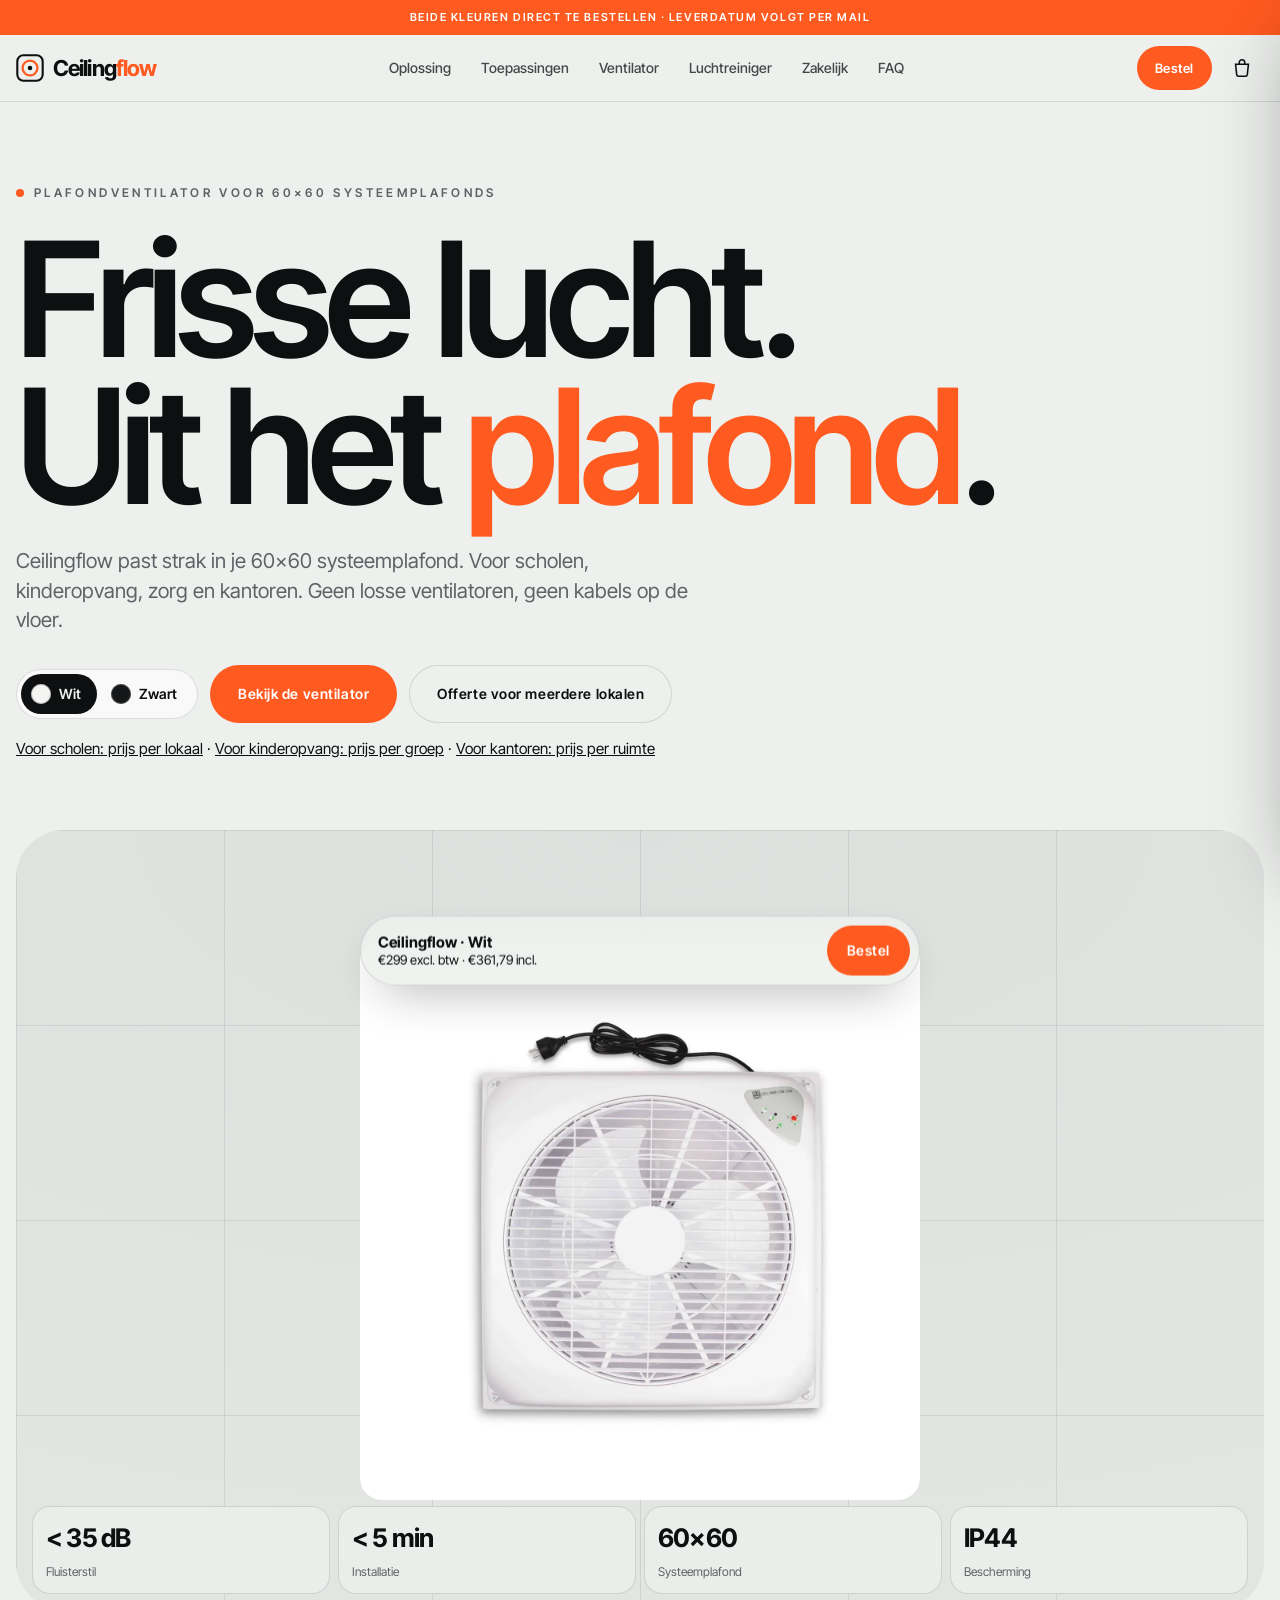
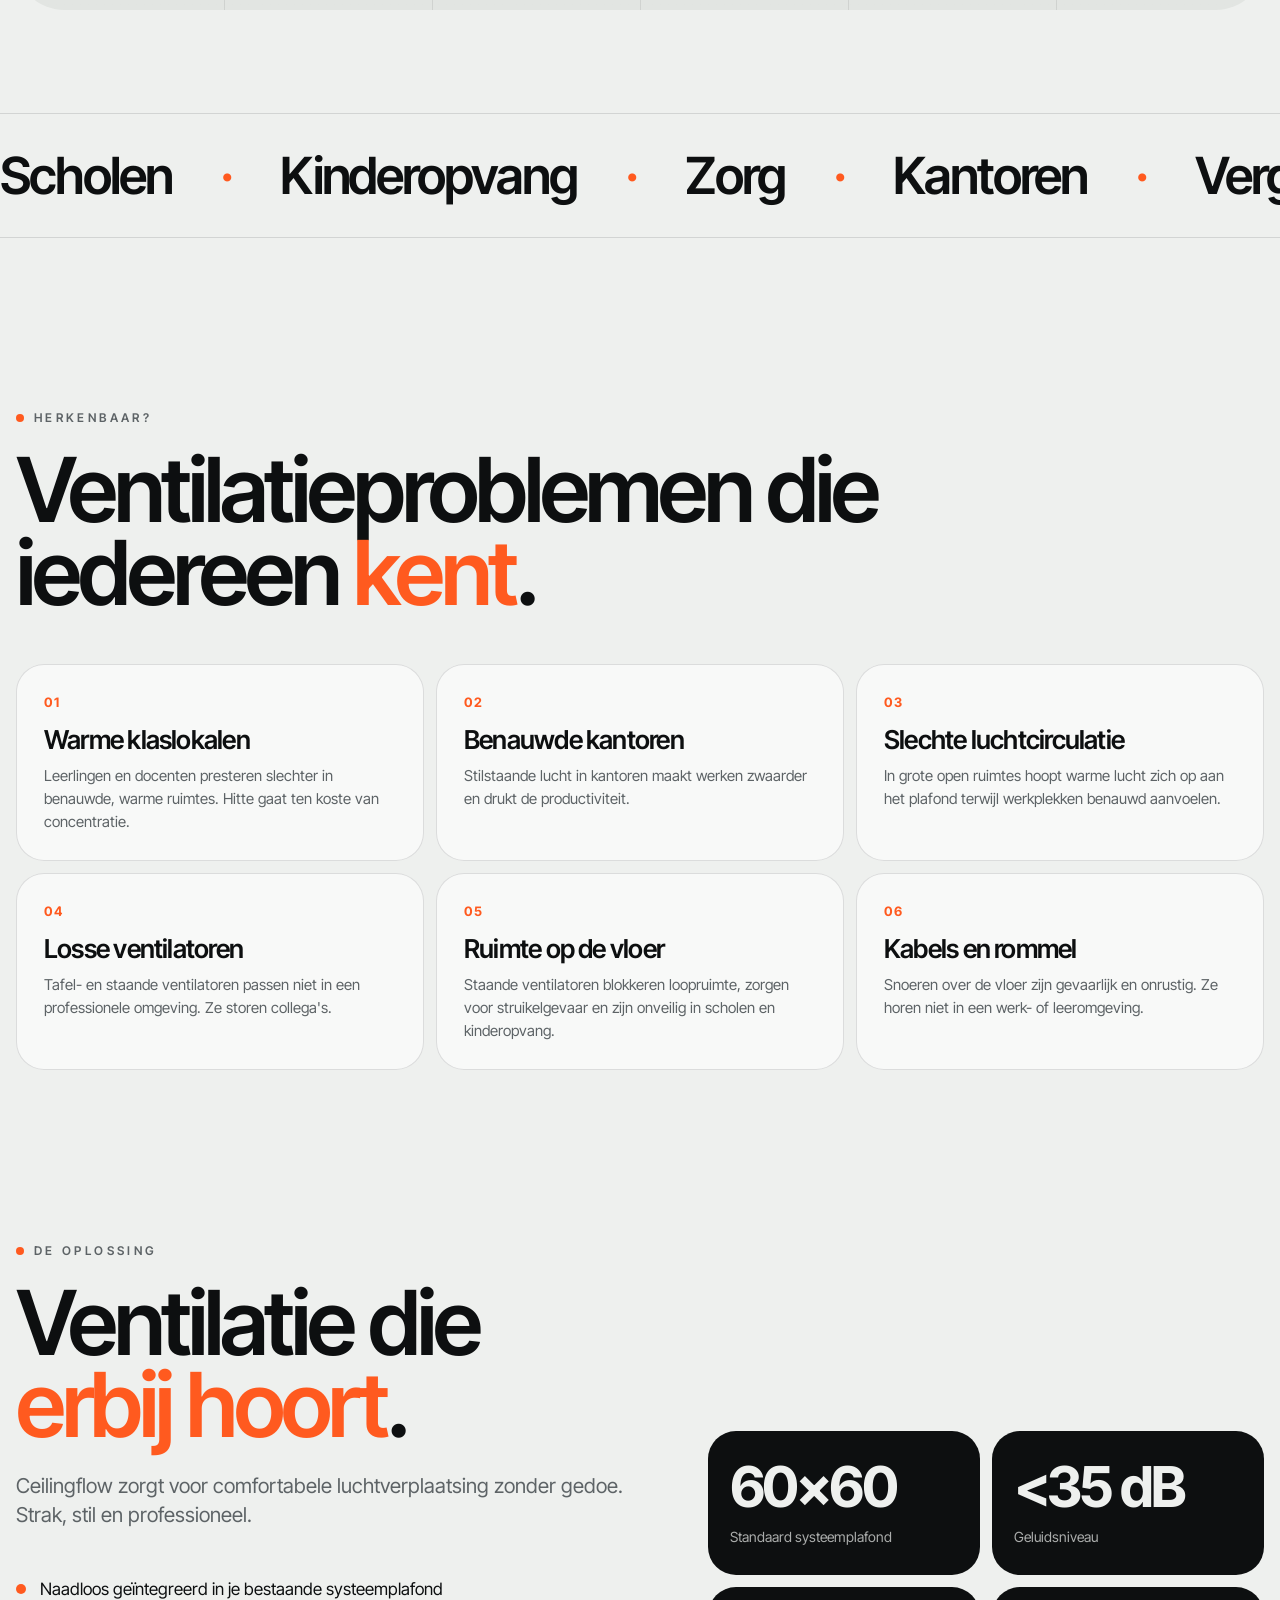
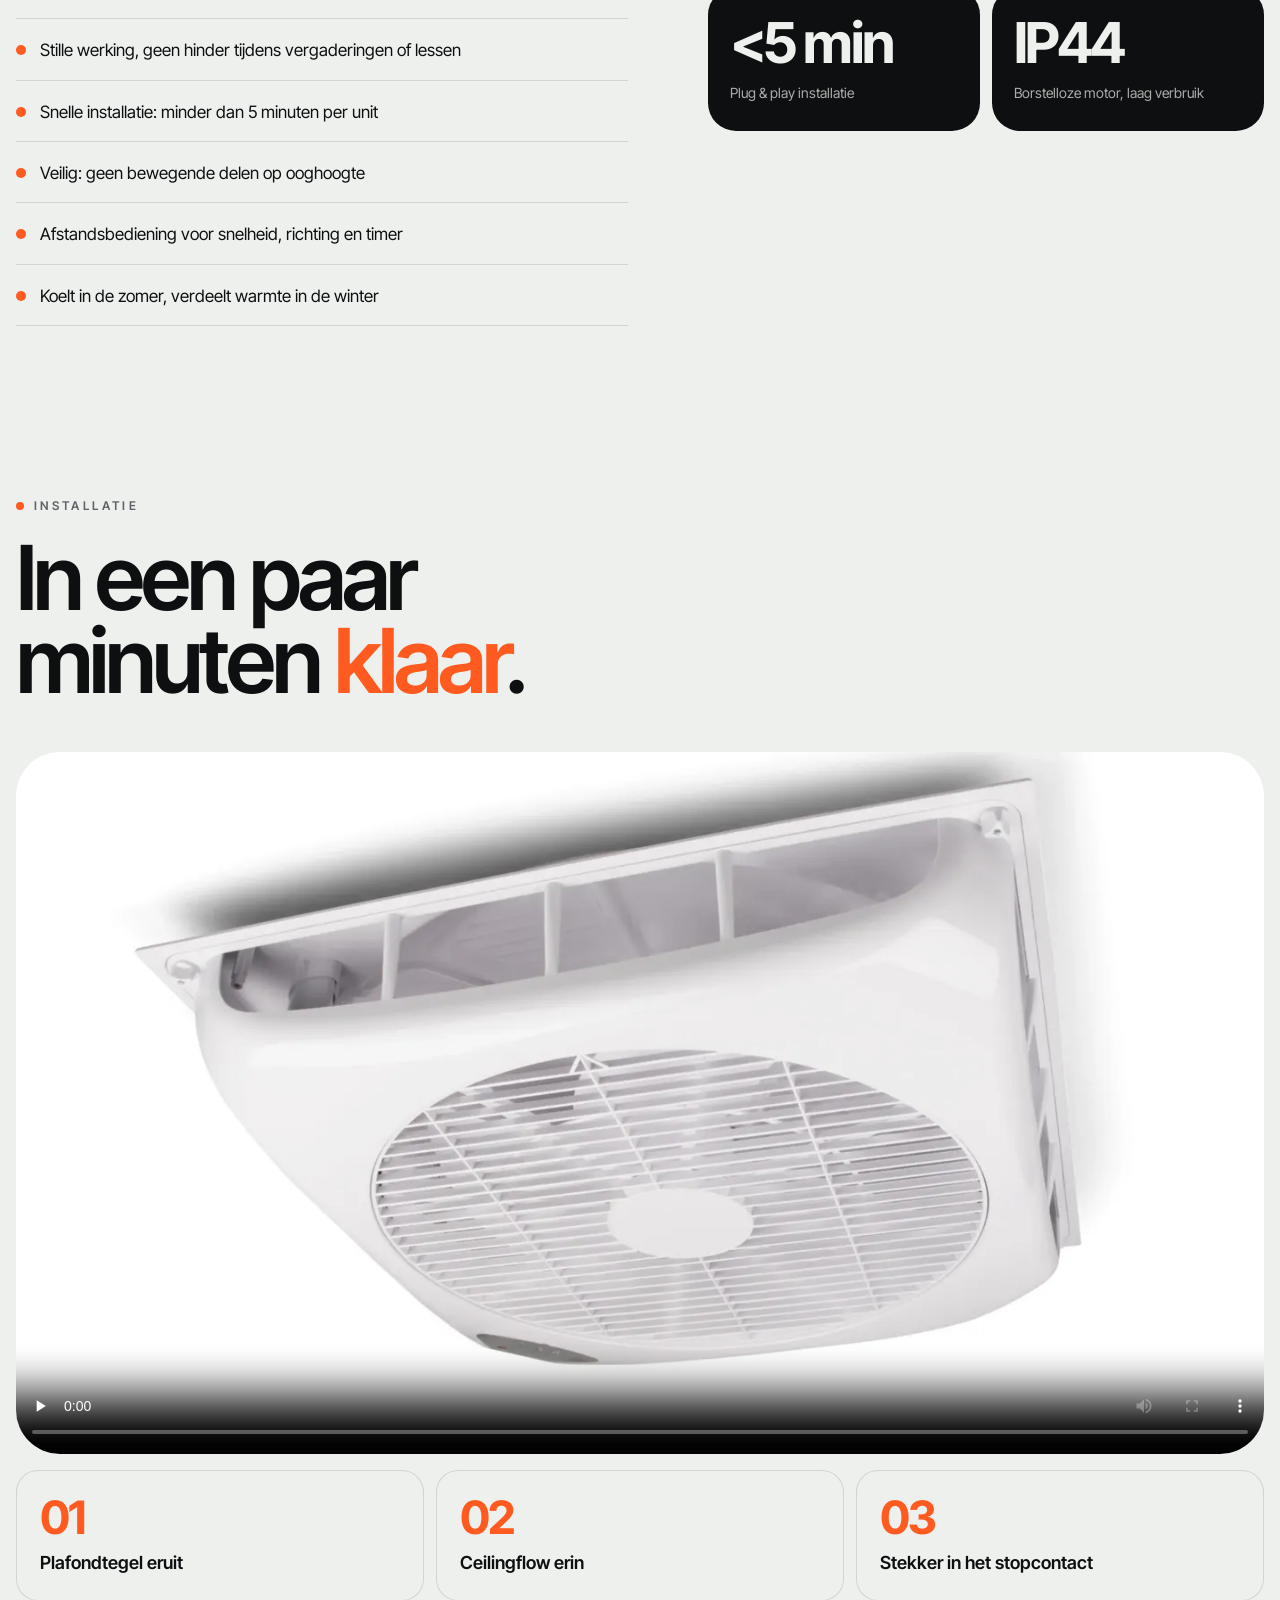
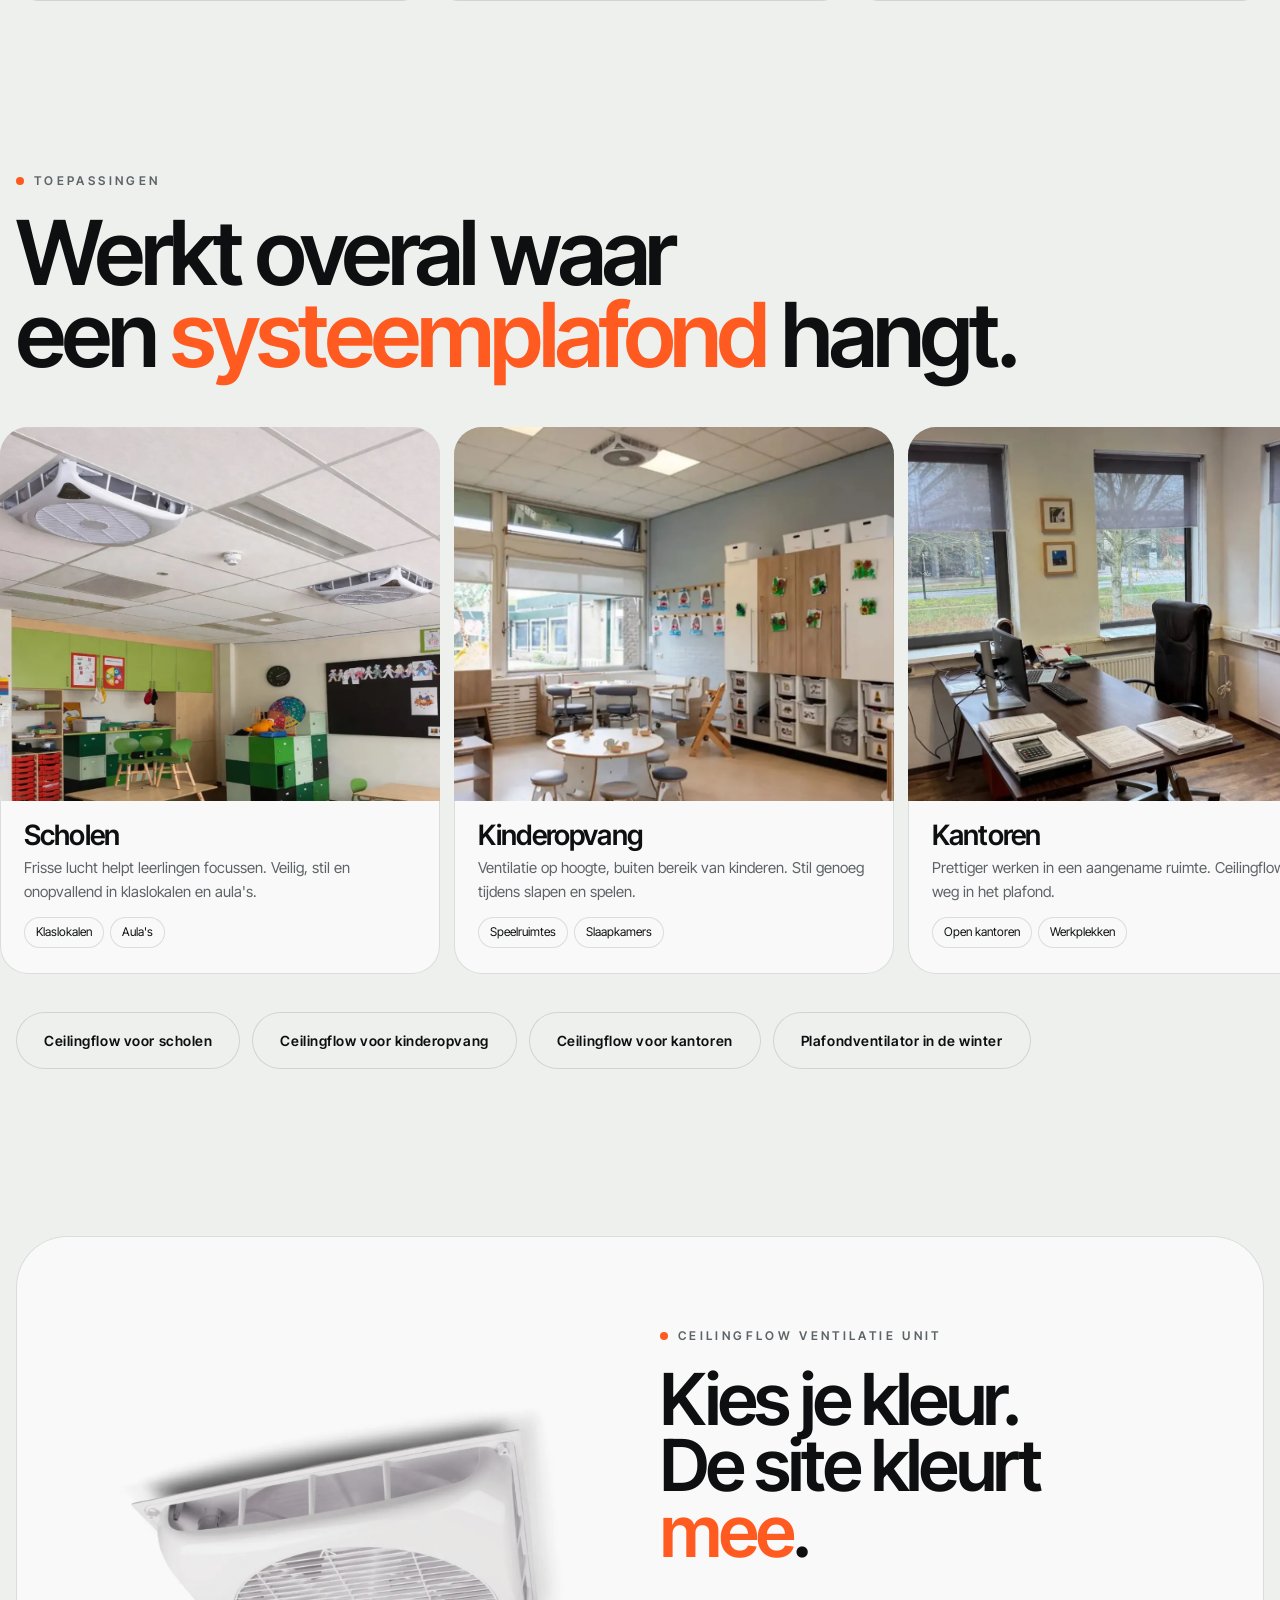
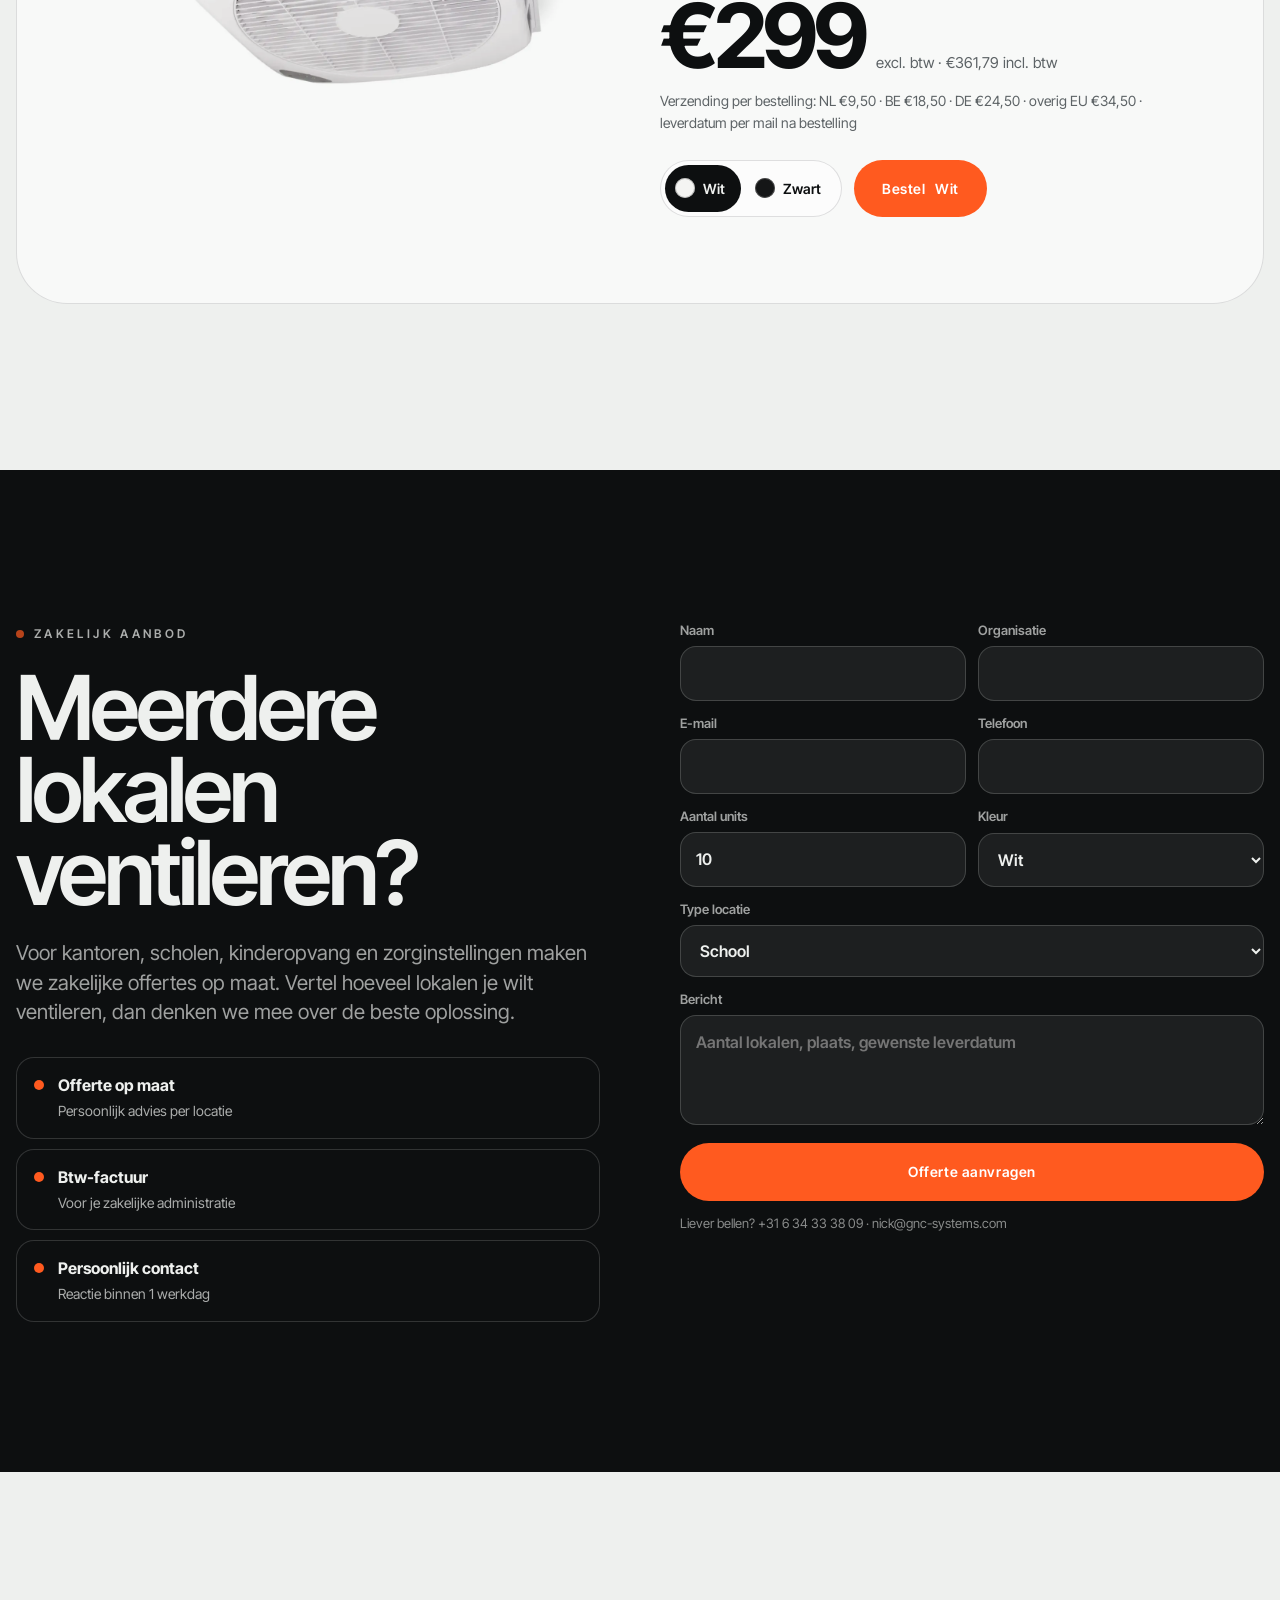
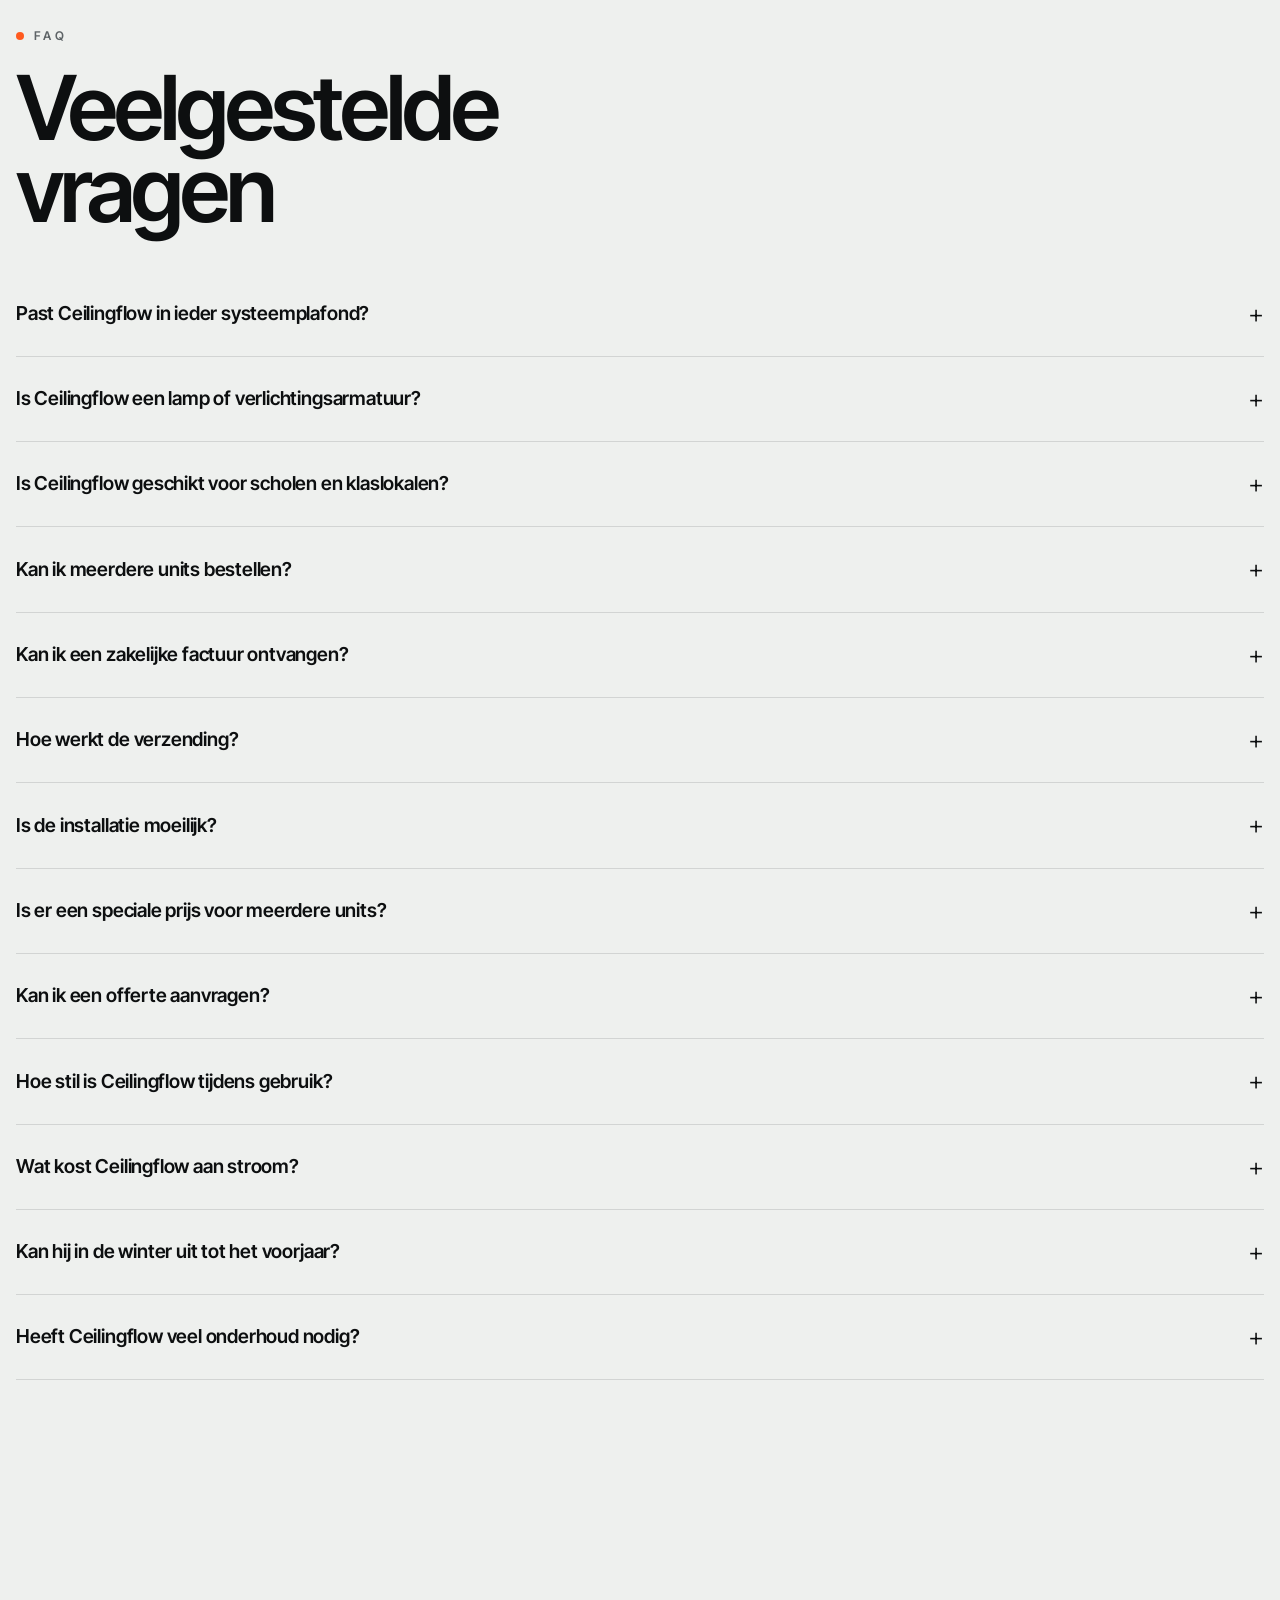
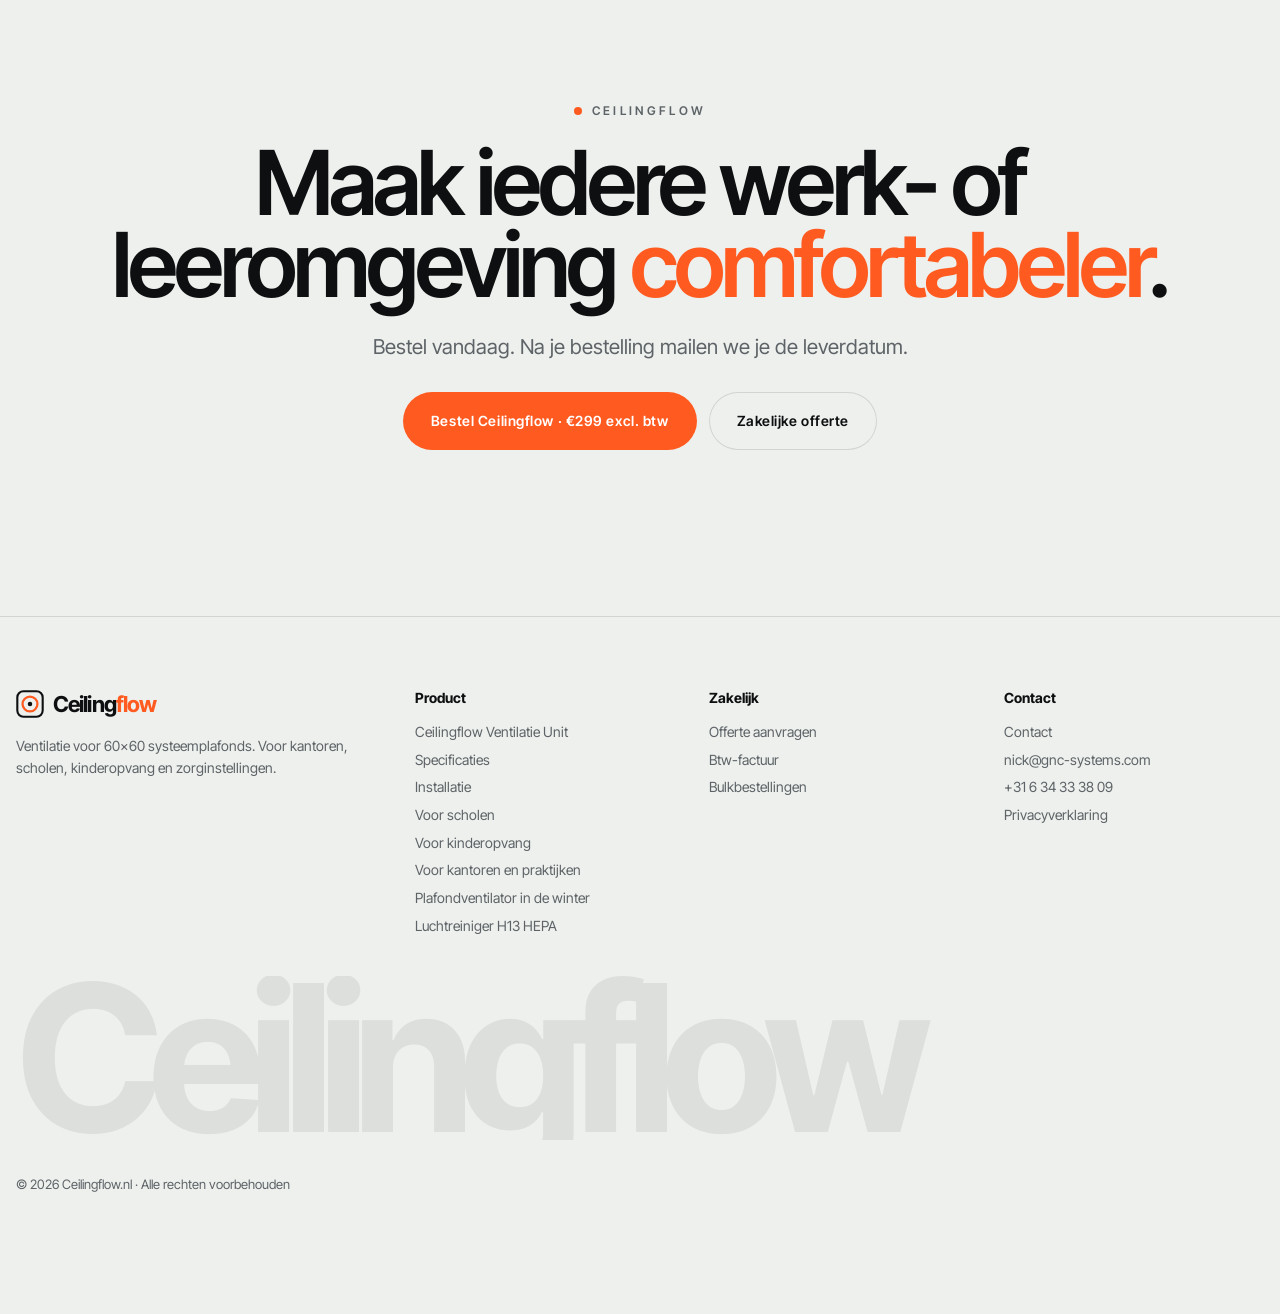
<file: index.html>
<!doctype html>
<html lang="nl" data-kleur="wit">
<head>
<meta charset="utf-8">
<meta name="viewport" content="width=device-width, initial-scale=1, viewport-fit=cover">
<title>Plafondventilator voor 60x60 systeemplafond · Ceilingflow</title>
<meta name="description" content="Stille plafondventilator voor 60x60 systeemplafonds in scholen, kinderopvang, zorg en kantoren. €299 excl. btw, Wit of Zwart, in minder dan 5 minuten geplaatst.">
<link rel="canonical" href="https://ceilingflow.nl/">
<meta property="og:type" content="website">
<meta property="og:site_name" content="Ceilingflow">
<meta property="og:locale" content="nl_NL">
<meta property="og:title" content="Plafondventilator voor 60x60 systeemplafond · Ceilingflow">
<meta property="og:description" content="Stille plafondventilator voor 60x60 systeemplafonds in scholen, kinderopvang, zorg en kantoren. €299 excl. btw, Wit of Zwart, in minder dan 5 minuten geplaatst.">
<meta property="og:url" content="https://ceilingflow.nl/">
<meta property="og:image" content="https://ceilingflow.nl/img/og.jpg">
<meta name="twitter:card" content="summary_large_image">
<meta name="theme-color" content="#eef0ee">
<link rel="icon" href="data:image/svg+xml,%3Csvg xmlns=%22http://www.w3.org/2000/svg%22 viewBox=%220 0 64 64%22%3E%3Crect width=%2264%22 height=%2264%22 rx=%2214%22 fill=%22%230d0f10%22/%3E%3Ccircle cx=%2232%22 cy=%2232%22 r=%2218%22 fill=%22none%22 stroke=%22%23ff5a1f%22 stroke-width=%225%22/%3E%3Ccircle cx=%2232%22 cy=%2232%22 r=%225%22 fill=%22%23eef0ee%22/%3E%3C/svg%3E">
<link rel="preconnect" href="https://fonts.googleapis.com"><link rel="preconnect" href="https://fonts.gstatic.com" crossorigin><link href="https://fonts.googleapis.com/css2?family=Inter+Tight:wght@400;500;600;700&display=swap" rel="stylesheet">
<link rel="stylesheet" href="/assets/site.css">
<script>try{var k=new URLSearchParams(location.search).get('kleur')||localStorage.getItem('cf_kleur');if(k==='zwart'||k==='wit')document.documentElement.dataset.kleur=k}catch(e){}</script>
<script defer src="https://stats.1v1battles.com/nv.js" data-website-id="1ebd27a4-63bb-4b8e-ae21-0f3f4cb14564"></script>
<style>
.hero{padding:clamp(40px,6vw,80px) 0 0;overflow:hidden}
.hero .wrap{display:grid;gap:30px}
.hero h1{font-size:clamp(56px,12.5vw,200px);margin:22px 0 26px}
.hero .row{display:flex;flex-wrap:wrap;gap:12px;align-items:center;margin-top:30px}
.stage{position:relative;margin-top:clamp(20px,4vw,40px);aspect-ratio:16/10;border-radius:clamp(26px,4vw,48px);overflow:hidden;background:radial-gradient(120% 90% at 50% 0%,color-mix(in srgb,var(--ink) 7%,var(--bg)),var(--bg2));transition:background .9s}
@media(max-width:700px){.stage{aspect-ratio:4/5}}
.stage .grid{position:absolute;inset:0;background-image:linear-gradient(var(--line) 1px,transparent 1px),linear-gradient(90deg,var(--line) 1px,transparent 1px);background-size:calc(100%/6) calc(100%/4);opacity:.7}
@media(max-width:700px){.stage .grid{background-size:calc(100%/3) calc(100%/5)}}
.stage .swap{position:absolute;left:50%;top:50%;width:min(62%,560px);aspect-ratio:1;translate:-50% -50%;transform:perspective(1200px) rotateX(calc(var(--p,0)*28deg)) scale(calc(1 + var(--p,0)*.18));transition:transform .1s linear}
@media(max-width:700px){.stage .swap{width:86%}}
.stage .swap img{width:100%;height:100%;object-fit:cover;border-radius:22px;box-shadow:0 50px 80px -30px rgba(0,0,0,.45),0 0 0 1px var(--line)}
html[data-kleur=wit] .stage .swap img{mix-blend-mode:multiply;box-shadow:none}
.chips{position:absolute;left:16px;right:16px;bottom:16px;display:grid;grid-template-columns:repeat(4,1fr);gap:8px}
@media(max-width:700px){.chips{grid-template-columns:repeat(2,1fr)}}
.chips div{padding:12px 14px;border-radius:18px;background:color-mix(in srgb,var(--bg) 78%,transparent);backdrop-filter:blur(12px);box-shadow:inset 0 0 0 1px var(--line)}
.chips b{display:block;font-size:clamp(18px,2vw,26px);letter-spacing:-.03em}
.chips span{font-size:12px;color:var(--soft)}
.marq{overflow:hidden;border-block:1px solid var(--line);padding:22px 0;margin-top:clamp(60px,8vw,110px)}
.marq div{display:flex;gap:48px;width:max-content;animation:mq 38s linear infinite;font-size:clamp(28px,4vw,56px);font-weight:600;letter-spacing:-.04em;white-space:nowrap}
.marq span::after{content:"·";margin-left:48px;color:var(--acc)}
@keyframes mq{to{transform:translateX(-50%)}}
.sec{padding:clamp(90px,13vw,170px) 0}
.probs{display:grid;gap:12px;margin-top:50px}
@media(min-width:700px){.probs{grid-template-columns:1fr 1fr}}
@media(min-width:1100px){.probs{grid-template-columns:repeat(3,1fr)}}
.probs article{padding:28px;border-radius:var(--r);background:var(--card);box-shadow:inset 0 0 0 1px var(--line)}
.probs .n{font-size:13px;color:var(--acc);font-weight:700;letter-spacing:.1em}
.probs h3{font-size:26px;margin:14px 0 10px;letter-spacing:-.03em;line-height:1.05}
.probs p{color:var(--soft);font-size:15px}
.sol{display:grid;gap:50px}
@media(min-width:1000px){.sol{grid-template-columns:1.1fr 1fr;align-items:center;gap:80px}}
.sol ul{list-style:none;margin-top:30px;display:grid;gap:2px}
.sol li{display:flex;gap:14px;padding:16px 0;border-bottom:1px solid var(--line);font-size:17px}
.sol li::before{content:"";flex:0 0 10px;height:10px;margin-top:8px;border-radius:50%;background:var(--acc)}
.stats{display:grid;grid-template-columns:1fr 1fr;gap:12px}
.stats div{padding:28px 22px;border-radius:var(--r);background:var(--inv);color:var(--invink);transition:background-color .9s,color .9s}
.stats b{display:block;font-size:clamp(34px,4.4vw,60px);letter-spacing:-.05em;line-height:1}
.stats span{display:block;margin-top:10px;font-size:14px;opacity:.7}
.vid{margin-top:50px;border-radius:clamp(24px,4vw,44px);overflow:hidden;background:#000}
.vid video{width:100%;aspect-ratio:16/9;object-fit:cover}
.steps{display:grid;gap:12px;margin-top:16px}
@media(min-width:800px){.steps{grid-template-columns:repeat(3,1fr)}}
.steps div{padding:24px;border-radius:22px;box-shadow:inset 0 0 0 1px var(--line)}
.steps b{font-size:46px;letter-spacing:-.05em;color:var(--acc);line-height:1}
.steps p{margin-top:8px;font-weight:600;font-size:18px}
.apps{display:flex;gap:14px;overflow-x:auto;scroll-snap-type:x mandatory;padding:50px 16px 10px;margin:0 -16px;scrollbar-width:none}
.apps::-webkit-scrollbar{display:none}
.apps article{flex:0 0 min(84%,440px);scroll-snap-align:start;border-radius:var(--r);overflow:hidden;background:var(--card);box-shadow:inset 0 0 0 1px var(--line)}
.apps img{width:100%;aspect-ratio:4/3.4;object-fit:cover}
.apps .t{padding:22px 24px 26px}
.apps h3{font-size:28px;letter-spacing:-.03em}
.apps p{color:var(--soft);font-size:15px;margin-top:8px}
.apps .tags{display:flex;gap:6px;margin-top:14px;flex-wrap:wrap}
.apps .tags span{font-size:12px;padding:6px 12px;border-radius:999px;box-shadow:inset 0 0 0 1px var(--line)}
.buy{display:grid;gap:40px;padding:clamp(28px,5vw,64px);border-radius:clamp(28px,4vw,52px);background:var(--card);box-shadow:inset 0 0 0 1px var(--line)}
@media(min-width:1000px){.buy{grid-template-columns:1fr 1fr;align-items:center}}
.buy .swap{aspect-ratio:1}
.buy .swap img{width:100%;height:100%;object-fit:cover;border-radius:26px}
html[data-kleur=wit] .buy .swap img{mix-blend-mode:multiply}
.pr{display:flex;align-items:baseline;gap:12px;flex-wrap:wrap;margin:26px 0 6px}
.pr b{font-size:clamp(56px,7vw,96px);letter-spacing:-.06em;line-height:1}
.pr span{color:var(--soft);font-size:15px}
.ship{font-size:14px;color:var(--soft);margin:10px 0 26px}
.end{text-align:center;padding:clamp(90px,13vw,170px) 0}
.end .h2{max-width:12em;margin:20px auto 26px}
.mbar{position:fixed;left:12px;right:12px;bottom:calc(12px + env(safe-area-inset-bottom));z-index:80;display:flex;align-items:center;gap:12px;padding:10px 10px 10px 18px;border-radius:999px;background:color-mix(in srgb,var(--bg) 86%,transparent);backdrop-filter:blur(18px);-webkit-backdrop-filter:blur(18px);box-shadow:inset 0 0 0 1px var(--line),0 20px 50px -20px rgba(0,0,0,.4);transform:translateY(140%);transition:transform .7s var(--ease),background-color .9s}
.mbar.show{transform:none}
.mbar .t{flex:1;min-width:0;font-size:13px;line-height:1.25}
.mbar .t b{display:block;font-size:15px}
.mbar .btn{padding:14px 20px}
@media(min-width:1000px){.mbar{left:50%;right:auto;width:560px;translate:-50% 0}}
</style><script type="application/ld+json">{"@context": "https://schema.org", "@type": "Product", "name": "Ceilingflow Ventilatie Unit", "sku": "CF-6060-001", "brand": {"@type": "Brand", "name": "Ceilingflow"}, "description": "Plafondventilator voor 60x60 systeemplafonds. Onder 35 dB, installatie in minder dan 5 minuten, IP44, borstelloze motor, afstandsbediening inbegrepen. Verkrijgbaar in Wit en Zwart.", "image": ["https://ceilingflow.nl/img/wit.webp", "https://ceilingflow.nl/img/zwart.webp"], "color": "Wit, Zwart", "offers": [{"@type": "Offer", "name": "Ceilingflow Wit", "url": "https://ceilingflow.nl/ventilator/?kleur=wit", "priceCurrency": "EUR", "price": "361.79", "priceSpecification": [{"@type": "UnitPriceSpecification", "price": "361.79", "priceCurrency": "EUR", "valueAddedTaxIncluded": true}, {"@type": "UnitPriceSpecification", "price": "299.00", "priceCurrency": "EUR", "valueAddedTaxIncluded": false}], "availability": "https://schema.org/PreOrder", "itemCondition": "https://schema.org/NewCondition", "shippingDetails": [{"@type": "OfferShippingDetails", "shippingRate": {"@type": "MonetaryAmount", "value": "9.50", "currency": "EUR"}, "shippingDestination": [{"@type": "DefinedRegion", "addressCountry": "NL"}]}, {"@type": "OfferShippingDetails", "shippingRate": {"@type": "MonetaryAmount", "value": "18.50", "currency": "EUR"}, "shippingDestination": [{"@type": "DefinedRegion", "addressCountry": "BE"}]}, {"@type": "OfferShippingDetails", "shippingRate": {"@type": "MonetaryAmount", "value": "24.50", "currency": "EUR"}, "shippingDestination": [{"@type": "DefinedRegion", "addressCountry": "DE"}]}]}, {"@type": "Offer", "name": "Ceilingflow Zwart", "url": "https://ceilingflow.nl/ventilator/?kleur=zwart", "priceCurrency": "EUR", "price": "361.79", "priceSpecification": [{"@type": "UnitPriceSpecification", "price": "361.79", "priceCurrency": "EUR", "valueAddedTaxIncluded": true}, {"@type": "UnitPriceSpecification", "price": "299.00", "priceCurrency": "EUR", "valueAddedTaxIncluded": false}], "availability": "https://schema.org/PreOrder", "itemCondition": "https://schema.org/NewCondition", "shippingDetails": [{"@type": "OfferShippingDetails", "shippingRate": {"@type": "MonetaryAmount", "value": "9.50", "currency": "EUR"}, "shippingDestination": [{"@type": "DefinedRegion", "addressCountry": "NL"}]}, {"@type": "OfferShippingDetails", "shippingRate": {"@type": "MonetaryAmount", "value": "18.50", "currency": "EUR"}, "shippingDestination": [{"@type": "DefinedRegion", "addressCountry": "BE"}]}, {"@type": "OfferShippingDetails", "shippingRate": {"@type": "MonetaryAmount", "value": "24.50", "currency": "EUR"}, "shippingDestination": [{"@type": "DefinedRegion", "addressCountry": "DE"}]}]}]}</script><script type="application/ld+json">{"@context": "https://schema.org", "@type": "FAQPage", "mainEntity": [{"@type": "Question", "name": "Past Ceilingflow in ieder systeemplafond?", "acceptedAnswer": {"@type": "Answer", "text": "Ceilingflow is ontworpen voor het standaard 60×60 cm systeemplafond. Dat is het meest gebruikte formaat in kantoren, scholen, zorginstellingen en andere professionele omgevingen. Heb je een afwijkend formaat? Neem dan contact op voor advies."}}, {"@type": "Question", "name": "Is Ceilingflow een lamp of verlichtingsarmatuur?", "acceptedAnswer": {"@type": "Answer", "text": "Nee. Ceilingflow is geen lamp. Het is een ventilatie-oplossing voor het 60×60 systeemplafond die zorgt voor luchtcirculatie, niet voor verlichting. Je plaatst Ceilingflow naast je bestaande verlichting."}}, {"@type": "Question", "name": "Is Ceilingflow geschikt voor scholen en klaslokalen?", "acceptedAnswer": {"@type": "Answer", "text": "Ja. De stille werking stoort niet tijdens lessen of toetsen. De geïntegreerde montage is veilig voor kinderen en de strakke uitstraling past in iedere schoolomgeving."}}, {"@type": "Question", "name": "Kan ik meerdere units bestellen?", "acceptedAnswer": {"@type": "Answer", "text": "Ja, je bestelt eenvoudig meerdere units. Na je bestelling mailen we je de leverdatum. Voor grotere aantallen of maatwerk vraag je een zakelijke offerte aan, dan denken we mee over de beste oplossing voor jouw situatie."}}, {"@type": "Question", "name": "Kan ik een zakelijke factuur ontvangen?", "acceptedAnswer": {"@type": "Answer", "text": "Ja. Je ontvangt altijd een btw-factuur bij je bestelling. Je kunt je KvK-nummer en btw-nummer opgeven bij het bestellen."}}, {"@type": "Question", "name": "Hoe werkt de verzending?", "acceptedAnswer": {"@type": "Answer", "text": "De prijs is €299 excl. btw (€361,79 incl. btw), exclusief verzendkosten. Verzending kost per bestelling, ongeacht het aantal: Nederland €9,50, België €18,50, Duitsland en de rest van West-Europa €24,50, overige EU-landen €34,50. Buiten Europa leveren we alleen op aanvraag via het offerteformulier. Bestellen kan direct: na je bestelling mailen we je de leverdatum."}}, {"@type": "Question", "name": "Is de installatie moeilijk?", "acceptedAnswer": {"@type": "Answer", "text": "Nee. Ceilingflow plaats je in het bestaande 60×60 plafondrooster, net als een verlichtingsarmatuur. Installatie duurt gemiddeld minder dan 5 minuten per unit. Er zijn geen bouwkundige aanpassingen of speciaal gereedschap nodig."}}, {"@type": "Question", "name": "Is er een speciale prijs voor meerdere units?", "acceptedAnswer": {"@type": "Answer", "text": "Bij afname van meerdere units vraag je een zakelijke offerte aan. We maken een offerte op maat. Gebruik het offerteformulier of bel ons direct."}}, {"@type": "Question", "name": "Kan ik een offerte aanvragen?", "acceptedAnswer": {"@type": "Answer", "text": "Ja, via het offerteformulier op deze site. Geef het gewenste aantal units, de locatie en je contactgegevens op. Je krijgt binnen één werkdag een offerte op maat."}}, {"@type": "Question", "name": "Hoe stil is Ceilingflow tijdens gebruik?", "acceptedAnswer": {"@type": "Answer", "text": "Op de laagste stand werkt Ceilingflow op 35 dB(A), vergelijkbaar met een zachte fluisterstem. Geschikt tijdens vergaderingen, lessen, behandelingen en in slaapruimtes van de kinderopvang. Op de hoogste stand is het 47 dB(A): die hoor je wel, bedoeld voor warme middagen. De stand kies je zelf met de afstandsbediening."}}, {"@type": "Question", "name": "Wat kost Ceilingflow aan stroom?", "acceptedAnswer": {"@type": "Answer", "text": "Weinig. Op de laagste stand gebruikt hij 27 W, op de hoogste 41 W. Een werkdag van 8 uur op de hoogste stand is ongeveer 0,33 kWh. Vermenigvuldig dat met je eigen stroomtarief en je weet wat een unit per dag kost. Hij gaat in het stopcontact (220 tot 230 V), een aparte groep is niet nodig."}}, {"@type": "Question", "name": "Kan hij in de winter uit tot het voorjaar?", "acceptedAnswer": {"@type": "Answer", "text": "Laat hem liever aan op de laagste stand. Warme lucht van de verwarming stijgt naar het plafond; op de laagste stand brengt Ceilingflow die warmte terug naar werkhoogte zonder dat je een koele luchtstroom voelt. Hoe hoger de ruimte, hoe groter het effect. Meer uitleg staat op ceilingflow.nl/winter/."}}, {"@type": "Question", "name": "Heeft Ceilingflow veel onderhoud nodig?", "acceptedAnswer": {"@type": "Answer", "text": "Het onderhoud is minimaal. De luchtinlaat een paar keer per jaar reinigen is genoeg. Er zijn geen slijtende onderdelen die regelmatig vervangen moeten worden."}}]}</script><script type="application/ld+json">{"@context": "https://schema.org", "@graph": [{"@type": "Organization", "@id": "https://ceilingflow.nl/#org", "name": "Ceilingflow", "url": "https://ceilingflow.nl/", "logo": "https://ceilingflow.nl/img/logo.png", "email": "nick@gnc-systems.com", "telephone": "+31634333809", "sameAs": ["https://www.linkedin.com/company/ceilingflow/"], "contactPoint": {"@type": "ContactPoint", "contactType": "sales", "telephone": "+31634333809", "email": "nick@gnc-systems.com", "availableLanguage": "nl"}}, {"@type": "WebSite", "@id": "https://ceilingflow.nl/#website", "name": "Ceilingflow", "url": "https://ceilingflow.nl/", "inLanguage": "nl", "publisher": {"@id": "https://ceilingflow.nl/#org"}}]}</script>
</head>
<body>
<div class="topbar">Beide kleuren direct te bestellen · leverdatum volgt per mail</div>
<nav class="main"><div class="wrap">
  <a class="logo" href="/" aria-label="Ceilingflow home"><svg viewBox="0 0 32 32" aria-hidden="true"><rect x="1.5" y="1.5" width="29" height="29" rx="7" fill="none" stroke="currentColor" stroke-width="2.4"/><circle cx="16" cy="16" r="8.5" fill="none" stroke="#ff5a1f" stroke-width="2.6"/><circle cx="16" cy="16" r="2.6" fill="currentColor"/></svg><span>Ceiling<i>flow</i></span></a>
  <div class="navl"><a href="#oplossing">Oplossing</a><a href="#toepassingen">Toepassingen</a><a href="/ventilator/">Ventilator</a><a href="/luchtreiniger/">Luchtreiniger</a><a href="#offerte">Zakelijk</a><a href="#faq">FAQ</a></div>
  <div class="navr">
    <a class="btn acc" href="/ventilator/">Bestel</a>
    <button class="cartbtn" type="button" data-cart-open aria-label="Winkelmandje" hidden><svg width="22" height="22" viewBox="0 0 24 24" fill="none" stroke="currentColor" stroke-width="1.7"><path d="M5 8h14l-1.2 11.2a2 2 0 0 1-2 1.8H8.2a2 2 0 0 1-2-1.8z"/><path d="M9 8V6a3 3 0 0 1 6 0v2"/></svg><span class="cc" data-cart-count></span></button>
  </div>
</div></nav>

<main>
<section class="hero"><div class="wrap">
  <div>
    <span class="eyebrow rv">Plafondventilator voor 60×60 systeemplafonds</span>
    <h1 class="rv d1">Frisse lucht.<br>Uit het <em>plafond</em>.</h1>
    <p class="lead rv d2">Ceilingflow past strak in je 60×60 systeemplafond. Voor scholen, kinderopvang, zorg en kantoren. Geen losse ventilatoren, geen kabels op de vloer.</p>
    <div class="row rv d3"><div class="kleur" role="group" aria-label="Kies kleur"><button type="button" data-set-kleur="wit" aria-pressed="true"><i style="background:#f4f4f2"></i>Wit</button><button type="button" data-set-kleur="zwart" aria-pressed="false"><i style="background:#151617"></i>Zwart</button></div><a class="btn acc" href="/ventilator/">Bekijk de ventilator</a><a class="btn ghost" href="#offerte">Offerte voor meerdere lokalen</a></div>
    <p class="rv d3" style="margin-top:14px;font-size:.95rem"><a href="/scholen/#per-lokaal" data-umami-event="home-naar-scholen" style="text-decoration:underline">Voor scholen: prijs per lokaal</a> · <a href="/kinderopvang/#per-groep" data-umami-event="home-naar-kdv" style="text-decoration:underline">Voor kinderopvang: prijs per groep</a> · <a href="/kantoor/#per-ruimte" data-umami-event="home-naar-kantoor" style="text-decoration:underline">Voor kantoren: prijs per ruimte</a></p>
  </div>
  <div class="stage rv" id="stage">
    <div class="grid"></div>
    <div class="swap"><img class="w" src="/img/wit.webp" alt="Ceilingflow plafondventilator in wit" fetchpriority="high"><img class="z" src="/img/zwart.webp" alt="Ceilingflow plafondventilator in zwart"></div>
    <div class="chips"><div><b>&lt; 35 dB</b><span>Fluisterstil</span></div><div><b>&lt; 5 min</b><span>Installatie</span></div><div><b>60×60</b><span>Systeemplafond</span></div><div><b>IP44</b><span>Bescherming</span></div></div>
  </div>
</div>
<div class="marq" aria-hidden="true"><div><span>Scholen</span><span>Kinderopvang</span><span>Zorg</span><span>Kantoren</span><span>Vergaderruimtes</span><span>Praktijkruimtes</span><span>Showrooms</span><span>Scholen</span><span>Kinderopvang</span><span>Zorg</span><span>Kantoren</span><span>Vergaderruimtes</span><span>Praktijkruimtes</span><span>Showrooms</span></div></div>
</section>

<section class="sec" id="probleem"><div class="wrap">
  <span class="eyebrow rv">Herkenbaar?</span>
  <h2 class="h2 rv d1" style="margin-top:20px">Ventilatie&shy;problemen die<br>iedereen <em>kent</em>.</h2>
  <div class="probs"><article class="rv d0"><div class="n">01</div><h3>Warme klaslokalen</h3><p>Leerlingen en docenten presteren slechter in benauwde, warme ruimtes. Hitte gaat ten koste van concentratie.</p></article><article class="rv d1"><div class="n">02</div><h3>Benauwde kantoren</h3><p>Stilstaande lucht in kantoren maakt werken zwaarder en drukt de productiviteit.</p></article><article class="rv d2"><div class="n">03</div><h3>Slechte luchtcirculatie</h3><p>In grote open ruimtes hoopt warme lucht zich op aan het plafond terwijl werkplekken benauwd aanvoelen.</p></article><article class="rv d0"><div class="n">04</div><h3>Losse ventilatoren</h3><p>Tafel- en staande ventilatoren passen niet in een professionele omgeving. Ze storen collega's.</p></article><article class="rv d1"><div class="n">05</div><h3>Ruimte op de vloer</h3><p>Staande ventilatoren blokkeren loopruimte, zorgen voor struikelgevaar en zijn onveilig in scholen en kinderopvang.</p></article><article class="rv d2"><div class="n">06</div><h3>Kabels en rommel</h3><p>Snoeren over de vloer zijn gevaarlijk en onrustig. Ze horen niet in een werk- of leeromgeving.</p></article></div>
</div></section>

<section class="sec" id="oplossing" style="padding-top:0"><div class="wrap sol">
  <div>
    <span class="eyebrow rv">De oplossing</span>
    <h2 class="h2 rv d1" style="margin-top:20px">Ventilatie die<br><em>erbij hoort</em>.</h2>
    <p class="lead rv d2" style="margin-top:24px">Ceilingflow zorgt voor comfortabele luchtverplaatsing zonder gedoe. Strak, stil en professioneel.</p>
    <ul>
      <li class="rv">Naadloos geïntegreerd in je bestaande systeemplafond</li>
      <li class="rv">Stille werking, geen hinder tijdens vergaderingen of lessen</li>
      <li class="rv">Snelle installatie: minder dan 5 minuten per unit</li>
      <li class="rv">Veilig: geen bewegende delen op ooghoogte</li>
      <li class="rv">Afstandsbediening voor snelheid, richting en timer</li>
      <li class="rv">Koelt in de zomer, verdeelt warmte in de winter</li>
    </ul>
  </div>
  <div class="stats">
    <div class="rv"><b>60×60</b><span>Standaard systeemplafond</span></div>
    <div class="rv d1"><b>&lt;35 dB</b><span>Geluidsniveau</span></div>
    <div class="rv d2"><b>&lt;5 min</b><span>Plug &amp; play installatie</span></div>
    <div class="rv d3"><b>IP44</b><span>Borstelloze motor, laag verbruik</span></div>
  </div>
</div></section>

<section class="sec" id="installatie" style="padding-top:0"><div class="wrap">
  <span class="eyebrow rv">Installatie</span>
  <h2 class="h2 rv d1" style="margin-top:20px">In een paar<br>minuten <em>klaar</em>.</h2>
  <div class="vid rv"><video controls playsinline preload="none" poster="/img/installatie-poster.webp"><source src="/img/installatie.mp4" type="video/mp4"></video></div>
  <div class="steps"><div class="rv"><b>01</b><p>Plafondtegel eruit</p></div><div class="rv d1"><b>02</b><p>Ceilingflow erin</p></div><div class="rv d2"><b>03</b><p>Stekker in het stopcontact</p></div></div>
</div></section>

<section class="sec" id="toepassingen" style="padding-top:0"><div class="wrap">
  <span class="eyebrow rv">Toepassingen</span>
  <h2 class="h2 rv d1" style="margin-top:20px">Werkt overal waar<br>een <em>systeemplafond</em> hangt.</h2>
  <div class="apps"><article class="rv"><img src="/img/school.webp" alt="Ceilingflow in een systeemplafond: scholen" loading="lazy"><div class="t"><h3>Scholen</h3><p>Frisse lucht helpt leerlingen focussen. Veilig, stil en onopvallend in klaslokalen en aula's.</p><div class="tags"><span>Klaslokalen</span><span>Aula's</span></div></div></article><article class="rv"><img src="/img/kinderopvang.webp" alt="Ceilingflow in een systeemplafond: kinderopvang" loading="lazy"><div class="t"><h3>Kinderopvang</h3><p>Ventilatie op hoogte, buiten bereik van kinderen. Stil genoeg tijdens slapen en spelen.</p><div class="tags"><span>Speelruimtes</span><span>Slaapkamers</span></div></div></article><article class="rv"><img src="/img/kantoor.webp" alt="Ceilingflow in een systeemplafond: kantoren" loading="lazy"><div class="t"><h3>Kantoren</h3><p>Prettiger werken in een aangename ruimte. Ceilingflow valt weg in het plafond.</p><div class="tags"><span>Open kantoren</span><span>Werkplekken</span></div></div></article><article class="rv"><img src="/img/school-2.webp" alt="Ceilingflow in een systeemplafond: zorg en praktijken" loading="lazy"><div class="t"><h3>Zorg en praktijken</h3><p>Stille luchtcirculatie voor klinieken, wachtkamers en behandelruimtes, zonder renovatie.</p><div class="tags"><span>Wachtkamers</span><span>Behandelkamers</span></div></div></article><article class="rv"><img src="/img/showroom.webp" alt="Ceilingflow in een systeemplafond: showrooms" loading="lazy"><div class="t"><h3>Showrooms</h3><p>Ook in showrooms en winkels past Ceilingflow strak in het systeemplafond.</p><div class="tags"><span>Showrooms</span><span>Winkels</span></div></div></article><article class="rv"><img src="/img/showroom-2.webp" alt="Ceilingflow in een systeemplafond: vergaderruimtes" loading="lazy"><div class="t"><h3>Vergaderruimtes</h3><p>Houd vergaderingen fris. Stil genoeg voor elke bespreking of presentatie.</p><div class="tags"><span>Boardrooms</span><span>Spreekkamers</span></div></div></article></div>
  <p class="rv" style="margin-top:28px;display:flex;gap:12px;flex-wrap:wrap"><a class="btn ghost" href="/scholen/">Ceilingflow voor scholen</a><a class="btn ghost" href="/kinderopvang/">Ceilingflow voor kinderopvang</a><a class="btn ghost" href="/kantoor/">Ceilingflow voor kantoren</a><a class="btn ghost" href="/winter/">Plafondventilator in de winter</a></p>
</div></section>

<section class="sec" id="product" style="padding-top:0"><div class="wrap">
  <div class="buy">
    <div class="swap rv"><img class="w" src="/img/wit-hoek.webp" alt="Ceilingflow wit schuin van onderen" loading="lazy"><img class="z" src="/img/zwart-hoek.webp" alt="Ceilingflow zwart schuin van onderen" loading="lazy"></div>
    <div>
      <span class="eyebrow rv">Ceilingflow Ventilatie Unit</span>
      <h2 class="h2 rv d1" style="margin-top:20px;font-size:clamp(40px,5.6vw,80px)">Kies je kleur.<br>De site kleurt <em>mee</em>.</h2>
      <div class="pr rv d2"><b>€299</b><span>excl. btw · €361,79 incl. btw</span></div>
      <p class="ship rv d2">Verzending per bestelling: NL €9,50 · BE €18,50 · DE €24,50 · overig EU €34,50 · leverdatum per mail na bestelling</p>
      <div class="rv d3" style="display:flex;flex-wrap:wrap;gap:12px"><div class="kleur" role="group" aria-label="Kies kleur"><button type="button" data-set-kleur="wit" aria-pressed="true"><i style="background:#f4f4f2"></i>Wit</button><button type="button" data-set-kleur="zwart" aria-pressed="false"><i style="background:#151617"></i>Zwart</button></div><a class="btn acc" href="/ventilator/" id="buyLink">Bestel <span data-kleur-naam>Wit</span></a></div>
    </div>
  </div>
</div></section>

<section class="b2b" id="offerte"><div class="wrap">
  <div class="rv">
    <span class="eyebrow" style="color:inherit;opacity:.7">Zakelijk aanbod</span>
    <h2 class="h2" style="margin:22px 0 24px">Meerdere lokalen ventileren?</h2>
    <p class="lead">Voor kantoren, scholen, kinderopvang en zorginstellingen maken we zakelijke offertes op maat. Vertel hoeveel lokalen je wilt ventileren, dan denken we mee over de beste oplossing.</p>
    <div class="perks">
      <div><i></i><p><b>Offerte op maat</b><span>Persoonlijk advies per locatie</span></p></div>
      <div><i></i><p><b>Btw-factuur</b><span>Voor je zakelijke administratie</span></p></div>
      <div><i></i><p><b>Persoonlijk contact</b><span>Reactie binnen 1 werkdag</span></p></div>
    </div>
  </div>
  <form class="form rv d2" data-offerte>
    <div class="two"><label>Naam<input name="naam" required autocomplete="name"></label><label>Organisatie<input name="organisatie" autocomplete="organization"></label></div>
    <div class="two"><label>E-mail<input type="email" name="email" required autocomplete="email"></label><label>Telefoon<input type="tel" name="telefoon" autocomplete="tel"></label></div>
    <div class="two"><label>Aantal units<input type="number" name="aantal" min="1" value="10" inputmode="numeric"></label><label>Kleur<select name="kleur"><option>Wit</option><option>Zwart</option><option>Beide</option></select></label></div>
    <label>Type locatie<select name="locatie"><option>School</option><option>Kinderopvang</option><option>Zorginstelling</option><option>Kantoor</option><option>Anders</option></select></label>
    <label>Bericht<textarea name="bericht" placeholder="Aantal lokalen, plaats, gewenste leverdatum"></textarea></label>
    <button class="btn" type="submit">Offerte aanvragen</button>
    <p class="hint">Liever bellen? +31 6 34 33 38 09 · nick@gnc-systems.com</p>
  </form>
</div></section>

<section id="faq" style="padding:clamp(80px,12vw,150px) 0"><div class="wrap" style="display:grid;gap:40px">
  <div class="rv"><span class="eyebrow">FAQ</span><h2 class="h2" style="margin-top:20px">Veelgestelde<br>vragen</h2></div>
  <div><details class="rv"><summary>Past Ceilingflow in ieder systeemplafond?</summary><div class="a"><p>Ceilingflow is ontworpen voor het standaard 60×60 cm systeemplafond. Dat is het meest gebruikte formaat in kantoren, scholen, zorginstellingen en andere professionele omgevingen. Heb je een afwijkend formaat? Neem dan contact op voor advies.</p></div></details><details class="rv"><summary>Is Ceilingflow een lamp of verlichtingsarmatuur?</summary><div class="a"><p>Nee. Ceilingflow is geen lamp. Het is een ventilatie-oplossing voor het 60×60 systeemplafond die zorgt voor luchtcirculatie, niet voor verlichting. Je plaatst Ceilingflow naast je bestaande verlichting.</p></div></details><details class="rv"><summary>Is Ceilingflow geschikt voor scholen en klaslokalen?</summary><div class="a"><p>Ja. De stille werking stoort niet tijdens lessen of toetsen. De geïntegreerde montage is veilig voor kinderen en de strakke uitstraling past in iedere schoolomgeving.</p></div></details><details class="rv"><summary>Kan ik meerdere units bestellen?</summary><div class="a"><p>Ja, je bestelt eenvoudig meerdere units. Na je bestelling mailen we je de leverdatum. Voor grotere aantallen of maatwerk vraag je een zakelijke offerte aan, dan denken we mee over de beste oplossing voor jouw situatie.</p></div></details><details class="rv"><summary>Kan ik een zakelijke factuur ontvangen?</summary><div class="a"><p>Ja. Je ontvangt altijd een btw-factuur bij je bestelling. Je kunt je KvK-nummer en btw-nummer opgeven bij het bestellen.</p></div></details><details class="rv"><summary>Hoe werkt de verzending?</summary><div class="a"><p>De prijs is €299 excl. btw (€361,79 incl. btw), exclusief verzendkosten. Verzending kost per bestelling, ongeacht het aantal: Nederland €9,50, België €18,50, Duitsland en de rest van West-Europa €24,50, overige EU-landen €34,50. Buiten Europa leveren we alleen op aanvraag via het offerteformulier. Bestellen kan direct: na je bestelling mailen we je de leverdatum.</p></div></details><details class="rv"><summary>Is de installatie moeilijk?</summary><div class="a"><p>Nee. Ceilingflow plaats je in het bestaande 60×60 plafondrooster, net als een verlichtingsarmatuur. Installatie duurt gemiddeld minder dan 5 minuten per unit. Er zijn geen bouwkundige aanpassingen of speciaal gereedschap nodig.</p></div></details><details class="rv"><summary>Is er een speciale prijs voor meerdere units?</summary><div class="a"><p>Bij afname van meerdere units vraag je een zakelijke offerte aan. We maken een offerte op maat. Gebruik het offerteformulier of bel ons direct.</p></div></details><details class="rv"><summary>Kan ik een offerte aanvragen?</summary><div class="a"><p>Ja, via het offerteformulier op deze site. Geef het gewenste aantal units, de locatie en je contactgegevens op. Je krijgt binnen één werkdag een offerte op maat.</p></div></details><details class="rv"><summary>Hoe stil is Ceilingflow tijdens gebruik?</summary><div class="a"><p>Op de laagste stand werkt Ceilingflow op 35 dB(A), vergelijkbaar met een zachte fluisterstem. Geschikt tijdens vergaderingen, lessen, behandelingen en in slaapruimtes van de kinderopvang. Op de hoogste stand is het 47 dB(A): die hoor je wel, bedoeld voor warme middagen. De stand kies je zelf met de afstandsbediening.</p></div></details><details class="rv"><summary>Wat kost Ceilingflow aan stroom?</summary><div class="a"><p>Weinig. Op de laagste stand gebruikt hij 27 W, op de hoogste 41 W. Een werkdag van 8 uur op de hoogste stand is ongeveer 0,33 kWh. Vermenigvuldig dat met je eigen stroomtarief en je weet wat een unit per dag kost. Hij gaat in het stopcontact (220 tot 230 V), een aparte groep is niet nodig.</p></div></details><details class="rv"><summary>Kan hij in de winter uit tot het voorjaar?</summary><div class="a"><p>Laat hem liever aan op de laagste stand. Warme lucht van de verwarming stijgt naar het plafond; op de laagste stand brengt Ceilingflow die warmte terug naar werkhoogte zonder dat je een koele luchtstroom voelt. Hoe hoger de ruimte, hoe groter het effect. Meer uitleg staat op ceilingflow.nl/winter/.</p></div></details><details class="rv"><summary>Heeft Ceilingflow veel onderhoud nodig?</summary><div class="a"><p>Het onderhoud is minimaal. De luchtinlaat een paar keer per jaar reinigen is genoeg. Er zijn geen slijtende onderdelen die regelmatig vervangen moeten worden.</p></div></details></div>
</div></section>


<section class="end"><div class="wrap">
  <span class="eyebrow rv">Ceilingflow</span>
  <h2 class="h2 rv d1">Maak iedere werk- of leeromgeving <em>comfortabeler</em>.</h2>
  <p class="lead rv d2" style="margin:0 auto 30px">Bestel vandaag. Na je bestelling mailen we je de leverdatum.</p>
  <div class="rv d3" style="display:flex;gap:12px;justify-content:center;flex-wrap:wrap"><a class="btn acc" href="/ventilator/">Bestel Ceilingflow · €299 excl. btw</a><a class="btn ghost" href="#offerte">Zakelijke offerte</a></div>
</div></section>
</main>

<div class="mbar" id="mbar"><div class="t"><b>Ceilingflow · <span data-kleur-naam>Wit</span></b>€299 excl. btw · €361,79 incl.</div><a class="btn acc" href="/ventilator/">Bestel</a></div>
<footer><div class="wrap">
  <div><a class="logo" href="/" style="color:var(--ink)"><svg viewBox="0 0 32 32" aria-hidden="true"><rect x="1.5" y="1.5" width="29" height="29" rx="7" fill="none" stroke="currentColor" stroke-width="2.4"/><circle cx="16" cy="16" r="8.5" fill="none" stroke="#ff5a1f" stroke-width="2.6"/><circle cx="16" cy="16" r="2.6" fill="currentColor"/></svg><span>Ceiling<i>flow</i></span></a><p style="margin-top:14px;max-width:26em">Ventilatie voor 60×60 systeemplafonds. Voor kantoren, scholen, kinderopvang en zorginstellingen.</p></div>
  <div><h4>Product</h4><ul><li><a href="/ventilator/">Ceilingflow Ventilatie Unit</a></li><li><a href="/ventilator/#specs">Specificaties</a></li><li><a href="/#installatie">Installatie</a></li><li><a href="/scholen/">Voor scholen</a></li><li><a href="/kinderopvang/">Voor kinderopvang</a></li><li><a href="/kantoor/">Voor kantoren en praktijken</a></li><li><a href="/winter/">Plafondventilator in de winter</a></li><li><a href="/luchtreiniger/">Luchtreiniger H13 HEPA</a></li></ul></div>
  <div><h4>Zakelijk</h4><ul><li><a href="/#offerte">Offerte aanvragen</a></li><li>Btw-factuur</li><li>Bulkbestellingen</li></ul></div>
  <div><h4>Contact</h4><ul><li><a href="/contact/">Contact</a></li><li><a href="mailto:nick@gnc-systems.com">nick@gnc-systems.com</a></li><li><a href="tel:+31634333809">+31 6 34 33 38 09</a></li><li><a href="/privacy/">Privacyverklaring</a></li></ul></div>
  <div class="big" aria-hidden="true">Ceilingflow</div>
  <p style="grid-column:1/-1;font-size:13px">© 2026 Ceilingflow.nl · Alle rechten voorbehouden</p>
</div></footer>
<div class="toast" id="toast" role="status"></div>
<script src="/assets/shop.js"></script>
<script>
const stage = document.getElementById('stage');
function sp(){ const r = stage.getBoundingClientRect(), h = innerHeight; const p = Math.min(1, Math.max(0, (h * .35 - r.top) / (r.height + h * .2))); stage.style.setProperty('--p', p.toFixed(3)); }
addEventListener('scroll', sp, {passive:true}); sp();
const mbar = document.getElementById('mbar');
new IntersectionObserver(([e]) => mbar.classList.toggle('show', !e.isIntersecting && e.boundingClientRect.top < 0)).observe(document.querySelector('.hero .row'));
document.addEventListener('cf:kleur', e => { const b = document.getElementById('buyLink'); if (b) b.href = '/ventilator/?kleur=' + e.detail; });
document.getElementById('buyLink').href = '/ventilator/?kleur=' + document.documentElement.dataset.kleur;
</script>
</body>
</html>
</file>
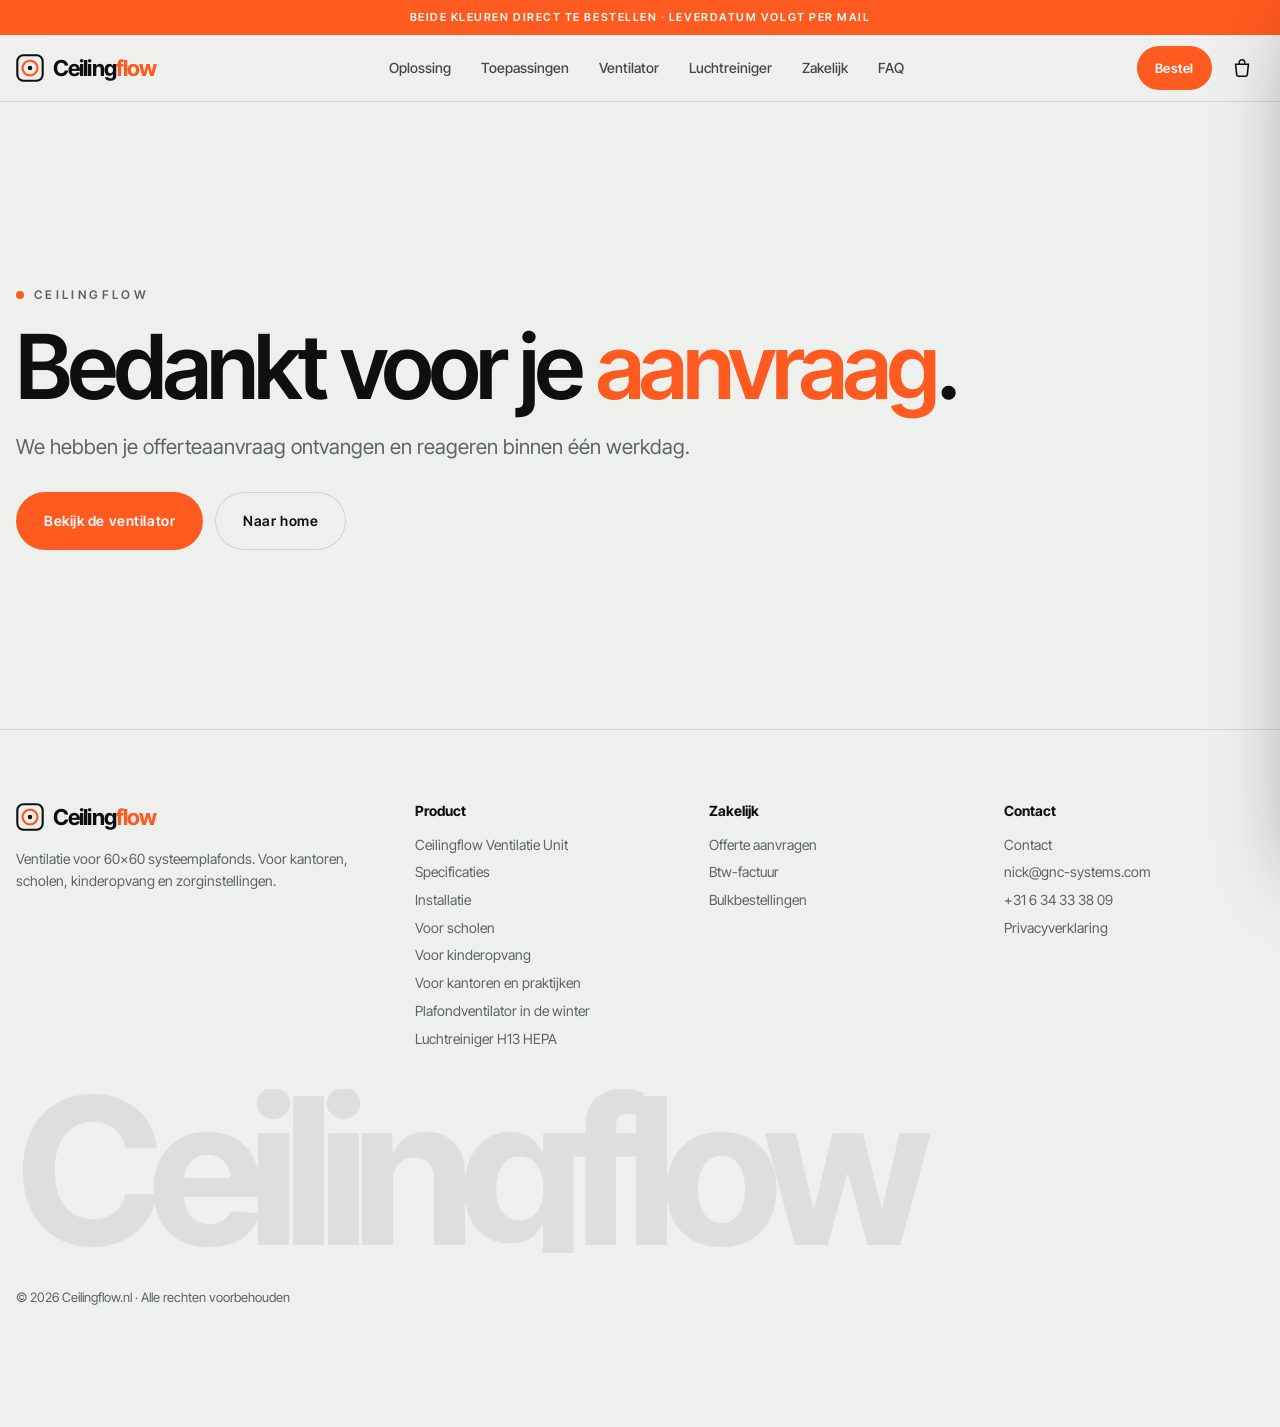
<file: bedankt/index.html>
<!doctype html>
<html lang="nl" data-kleur="wit">
<head>
<meta charset="utf-8">
<meta name="viewport" content="width=device-width, initial-scale=1, viewport-fit=cover">
<title>Bedankt · Ceilingflow</title>
<meta name="description" content="We hebben je offerteaanvraag ontvangen en reageren binnen één werkdag.">
<link rel="canonical" href="https://ceilingflow.nl/bedankt/">
<meta property="og:type" content="website">
<meta property="og:site_name" content="Ceilingflow">
<meta property="og:locale" content="nl_NL">
<meta property="og:title" content="Bedankt · Ceilingflow">
<meta property="og:description" content="We hebben je offerteaanvraag ontvangen en reageren binnen één werkdag.">
<meta property="og:url" content="https://ceilingflow.nl/bedankt/">
<meta property="og:image" content="https://ceilingflow.nl/img/og.jpg">
<meta name="twitter:card" content="summary_large_image">
<meta name="theme-color" content="#eef0ee">
<link rel="icon" href="data:image/svg+xml,%3Csvg xmlns=%22http://www.w3.org/2000/svg%22 viewBox=%220 0 64 64%22%3E%3Crect width=%2264%22 height=%2264%22 rx=%2214%22 fill=%22%230d0f10%22/%3E%3Ccircle cx=%2232%22 cy=%2232%22 r=%2218%22 fill=%22none%22 stroke=%22%23ff5a1f%22 stroke-width=%225%22/%3E%3Ccircle cx=%2232%22 cy=%2232%22 r=%225%22 fill=%22%23eef0ee%22/%3E%3C/svg%3E">
<link rel="preconnect" href="https://fonts.googleapis.com"><link rel="preconnect" href="https://fonts.gstatic.com" crossorigin><link href="https://fonts.googleapis.com/css2?family=Inter+Tight:wght@400;500;600;700&display=swap" rel="stylesheet">
<link rel="stylesheet" href="/assets/site.css">
<script>try{var k=new URLSearchParams(location.search).get('kleur')||localStorage.getItem('cf_kleur');if(k==='zwart'||k==='wit')document.documentElement.dataset.kleur=k}catch(e){}</script>
<script defer src="https://stats.1v1battles.com/nv.js" data-website-id="1ebd27a4-63bb-4b8e-ae21-0f3f4cb14564"></script>
<meta name="robots" content="noindex">
</head>
<body>
<div class="topbar">Beide kleuren direct te bestellen · leverdatum volgt per mail</div>
<nav class="main"><div class="wrap">
  <a class="logo" href="/" aria-label="Ceilingflow home"><svg viewBox="0 0 32 32" aria-hidden="true"><rect x="1.5" y="1.5" width="29" height="29" rx="7" fill="none" stroke="currentColor" stroke-width="2.4"/><circle cx="16" cy="16" r="8.5" fill="none" stroke="#ff5a1f" stroke-width="2.6"/><circle cx="16" cy="16" r="2.6" fill="currentColor"/></svg><span>Ceiling<i>flow</i></span></a>
  <div class="navl"><a href="/#oplossing">Oplossing</a><a href="/#toepassingen">Toepassingen</a><a href="/ventilator/">Ventilator</a><a href="/luchtreiniger/">Luchtreiniger</a><a href="/#offerte">Zakelijk</a><a href="/#faq">FAQ</a></div>
  <div class="navr">
    <a class="btn acc" href="/ventilator/">Bestel</a>
    <button class="cartbtn" type="button" data-cart-open aria-label="Winkelmandje" hidden><svg width="22" height="22" viewBox="0 0 24 24" fill="none" stroke="currentColor" stroke-width="1.7"><path d="M5 8h14l-1.2 11.2a2 2 0 0 1-2 1.8H8.2a2 2 0 0 1-2-1.8z"/><path d="M9 8V6a3 3 0 0 1 6 0v2"/></svg><span class="cc" data-cart-count></span></button>
  </div>
</div></nav>

<main class="wrap" style="padding:clamp(90px,14vw,180px) 0;min-height:60vh">
  <span class="eyebrow">Ceilingflow</span>
  <h1 class="h2" style="margin:20px 0 24px">Bedankt voor je <em>aanvraag</em>.</h1>
  <p class="lead">We hebben je offerteaanvraag ontvangen en reageren binnen één werkdag.</p>
  <div style="display:flex;gap:12px;flex-wrap:wrap;margin-top:30px"><a class="btn acc" href="/ventilator/">Bekijk de ventilator</a><a class="btn ghost" href="/">Naar home</a></div>
</main>
<footer><div class="wrap">
  <div><a class="logo" href="/" style="color:var(--ink)"><svg viewBox="0 0 32 32" aria-hidden="true"><rect x="1.5" y="1.5" width="29" height="29" rx="7" fill="none" stroke="currentColor" stroke-width="2.4"/><circle cx="16" cy="16" r="8.5" fill="none" stroke="#ff5a1f" stroke-width="2.6"/><circle cx="16" cy="16" r="2.6" fill="currentColor"/></svg><span>Ceiling<i>flow</i></span></a><p style="margin-top:14px;max-width:26em">Ventilatie voor 60×60 systeemplafonds. Voor kantoren, scholen, kinderopvang en zorginstellingen.</p></div>
  <div><h4>Product</h4><ul><li><a href="/ventilator/">Ceilingflow Ventilatie Unit</a></li><li><a href="/ventilator/#specs">Specificaties</a></li><li><a href="/#installatie">Installatie</a></li><li><a href="/scholen/">Voor scholen</a></li><li><a href="/kinderopvang/">Voor kinderopvang</a></li><li><a href="/kantoor/">Voor kantoren en praktijken</a></li><li><a href="/winter/">Plafondventilator in de winter</a></li><li><a href="/luchtreiniger/">Luchtreiniger H13 HEPA</a></li></ul></div>
  <div><h4>Zakelijk</h4><ul><li><a href="/#offerte">Offerte aanvragen</a></li><li>Btw-factuur</li><li>Bulkbestellingen</li></ul></div>
  <div><h4>Contact</h4><ul><li><a href="/contact/">Contact</a></li><li><a href="mailto:nick@gnc-systems.com">nick@gnc-systems.com</a></li><li><a href="tel:+31634333809">+31 6 34 33 38 09</a></li><li><a href="/privacy/">Privacyverklaring</a></li></ul></div>
  <div class="big" aria-hidden="true">Ceilingflow</div>
  <p style="grid-column:1/-1;font-size:13px">© 2026 Ceilingflow.nl · Alle rechten voorbehouden</p>
</div></footer>
<div class="toast" id="toast" role="status"></div>
<script src="/assets/shop.js"></script>
</body>
</html>
</file>
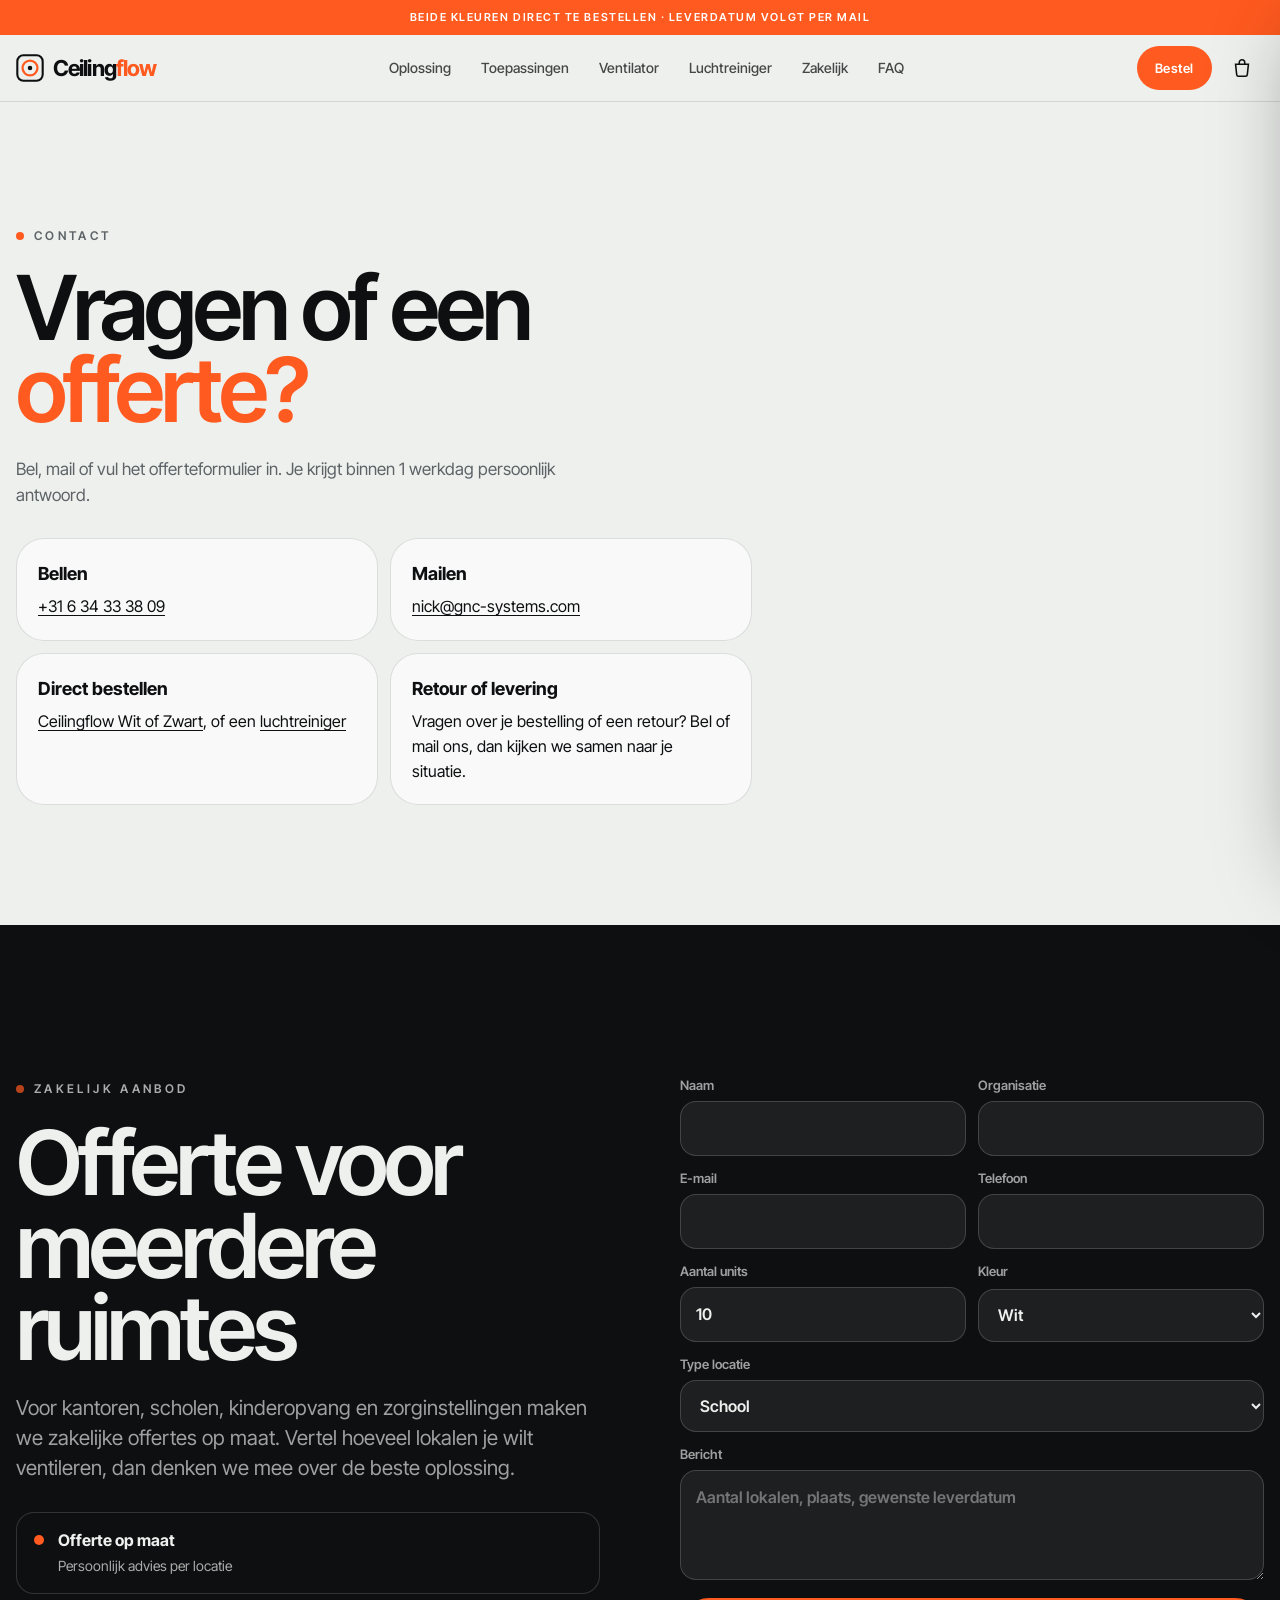
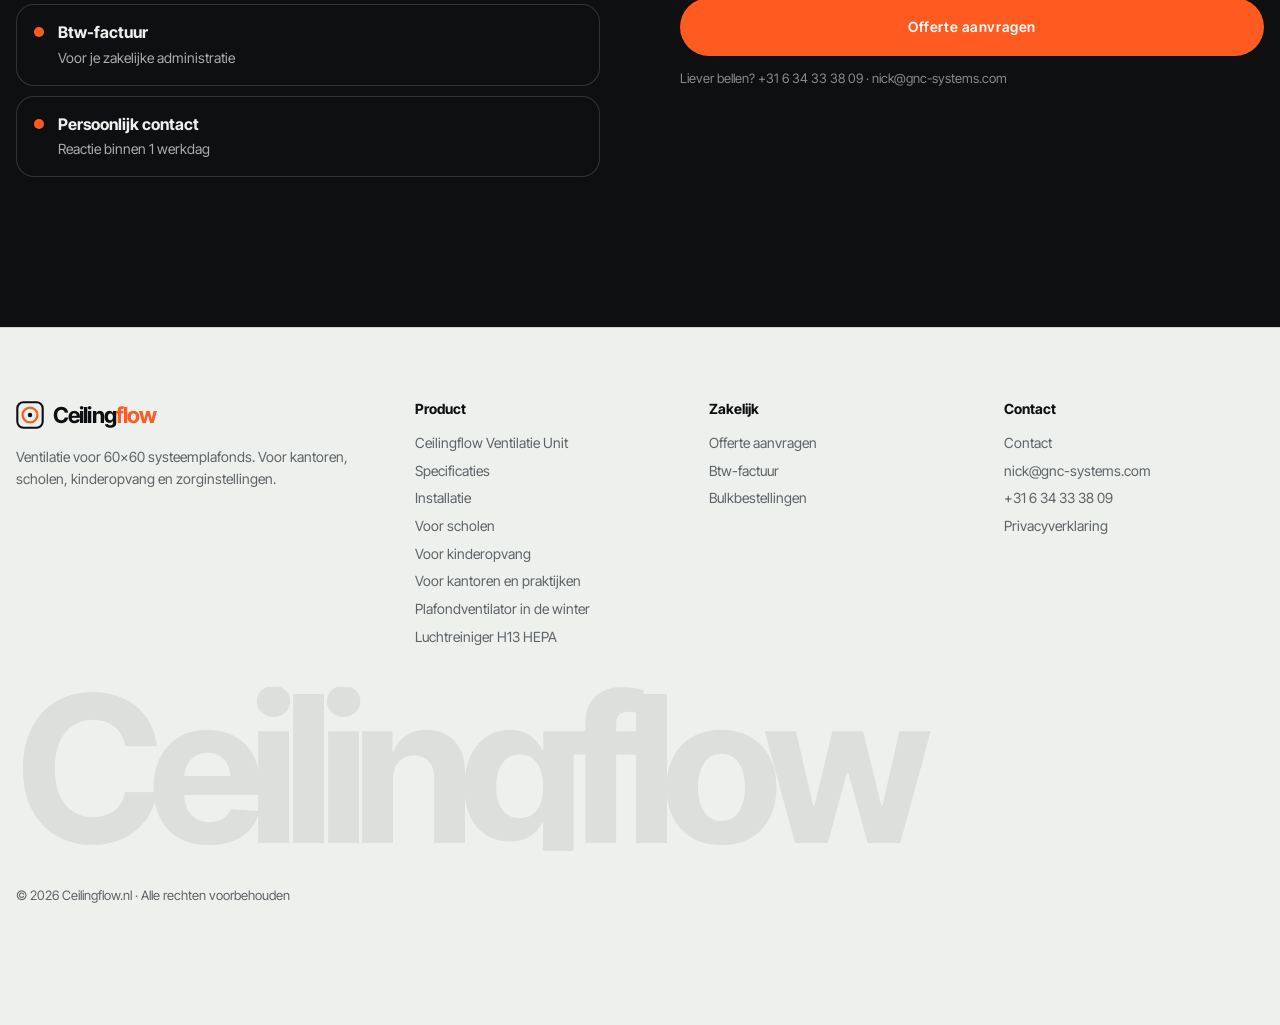
<file: contact/index.html>
<!doctype html>
<html lang="nl" data-kleur="wit">
<head>
<meta charset="utf-8">
<meta name="viewport" content="width=device-width, initial-scale=1, viewport-fit=cover">
<title>Contact en offerte · Ceilingflow</title>
<meta name="description" content="Contact met Ceilingflow: bel +31 6 34 33 38 09, mail nick@gnc-systems.com of vraag een offerte aan voor meerdere lokalen. Reactie binnen 1 werkdag.">
<link rel="canonical" href="https://ceilingflow.nl/contact/">
<meta property="og:type" content="website">
<meta property="og:site_name" content="Ceilingflow">
<meta property="og:locale" content="nl_NL">
<meta property="og:title" content="Contact en offerte · Ceilingflow">
<meta property="og:description" content="Contact met Ceilingflow: bel +31 6 34 33 38 09, mail nick@gnc-systems.com of vraag een offerte aan voor meerdere lokalen. Reactie binnen 1 werkdag.">
<meta property="og:url" content="https://ceilingflow.nl/contact/">
<meta property="og:image" content="https://ceilingflow.nl/img/og.jpg">
<meta name="twitter:card" content="summary_large_image">
<meta name="theme-color" content="#eef0ee">
<link rel="icon" href="data:image/svg+xml,%3Csvg xmlns=%22http://www.w3.org/2000/svg%22 viewBox=%220 0 64 64%22%3E%3Crect width=%2264%22 height=%2264%22 rx=%2214%22 fill=%22%230d0f10%22/%3E%3Ccircle cx=%2232%22 cy=%2232%22 r=%2218%22 fill=%22none%22 stroke=%22%23ff5a1f%22 stroke-width=%225%22/%3E%3Ccircle cx=%2232%22 cy=%2232%22 r=%225%22 fill=%22%23eef0ee%22/%3E%3C/svg%3E">
<link rel="preconnect" href="https://fonts.googleapis.com"><link rel="preconnect" href="https://fonts.gstatic.com" crossorigin><link href="https://fonts.googleapis.com/css2?family=Inter+Tight:wght@400;500;600;700&display=swap" rel="stylesheet">
<link rel="stylesheet" href="/assets/site.css">
<script>try{var k=new URLSearchParams(location.search).get('kleur')||localStorage.getItem('cf_kleur');if(k==='zwart'||k==='wit')document.documentElement.dataset.kleur=k}catch(e){}</script>
<script defer src="https://stats.1v1battles.com/nv.js" data-website-id="1ebd27a4-63bb-4b8e-ae21-0f3f4cb14564"></script>
<style>
.prose{max-width:46em;padding:clamp(60px,10vw,120px) 0}
.prose h1{margin:20px 0 24px}
.prose h2{font-size:clamp(22px,2.4vw,30px);letter-spacing:-.03em;margin:44px 0 12px}
.prose p,.prose li{color:var(--soft);font-size:17px;line-height:1.55;margin-top:12px}
.prose ul{padding-left:1.2em}
.prose a{text-decoration:underline;text-underline-offset:3px}
.prose .cards{display:grid;gap:12px;margin-top:30px}
@media(min-width:700px){.prose .cards{grid-template-columns:1fr 1fr}}
.prose .cards div{padding:22px;border-radius:var(--r);background:var(--card);box-shadow:inset 0 0 0 1px var(--line)}
.prose .cards b{display:block;font-size:18px;color:var(--ink);margin-bottom:6px}
</style><script type="application/ld+json">{"@context": "https://schema.org", "@type": "BreadcrumbList", "itemListElement": [{"@type": "ListItem", "position": 1, "name": "Home", "item": "https://ceilingflow.nl/"}, {"@type": "ListItem", "position": 2, "name": "Contact", "item": "https://ceilingflow.nl/contact/"}]}</script>
</head>
<body>
<div class="topbar">Beide kleuren direct te bestellen · leverdatum volgt per mail</div>
<nav class="main"><div class="wrap">
  <a class="logo" href="/" aria-label="Ceilingflow home"><svg viewBox="0 0 32 32" aria-hidden="true"><rect x="1.5" y="1.5" width="29" height="29" rx="7" fill="none" stroke="currentColor" stroke-width="2.4"/><circle cx="16" cy="16" r="8.5" fill="none" stroke="#ff5a1f" stroke-width="2.6"/><circle cx="16" cy="16" r="2.6" fill="currentColor"/></svg><span>Ceiling<i>flow</i></span></a>
  <div class="navl"><a href="/#oplossing">Oplossing</a><a href="/#toepassingen">Toepassingen</a><a href="/ventilator/">Ventilator</a><a href="/luchtreiniger/">Luchtreiniger</a><a href="/#offerte">Zakelijk</a><a href="/#faq">FAQ</a></div>
  <div class="navr">
    <a class="btn acc" href="/ventilator/">Bestel</a>
    <button class="cartbtn" type="button" data-cart-open aria-label="Winkelmandje" hidden><svg width="22" height="22" viewBox="0 0 24 24" fill="none" stroke="currentColor" stroke-width="1.7"><path d="M5 8h14l-1.2 11.2a2 2 0 0 1-2 1.8H8.2a2 2 0 0 1-2-1.8z"/><path d="M9 8V6a3 3 0 0 1 6 0v2"/></svg><span class="cc" data-cart-count></span></button>
  </div>
</div></nav>

<main class="wrap"><div class="prose">
  <span class="eyebrow">Contact</span>
  <h1 class="h2">Vragen of een <em>offerte?</em></h1>
  <p class="lead">Bel, mail of vul het offerteformulier in. Je krijgt binnen 1 werkdag persoonlijk antwoord.</p>
  <div class="cards">
    <div><b>Bellen</b><a href="tel:+31634333809">+31 6 34 33 38 09</a></div>
    <div><b>Mailen</b><a href="mailto:nick@gnc-systems.com">nick@gnc-systems.com</a></div>
    <div><b>Direct bestellen</b><a href="/ventilator/">Ceilingflow Wit of Zwart</a>, of een <a href="/luchtreiniger/">luchtreiniger</a></div>
    <div><b>Retour of levering</b>Vragen over je bestelling of een retour? Bel of mail ons, dan kijken we samen naar je situatie.</div>
  </div>
</div></main>
<section class="b2b" id="offerte"><div class="wrap">
  <div class="rv">
    <span class="eyebrow" style="color:inherit;opacity:.7">Zakelijk aanbod</span>
    <h2 class="h2" style="margin:22px 0 24px">Offerte voor meerdere ruimtes</h2>
    <p class="lead">Voor kantoren, scholen, kinderopvang en zorginstellingen maken we zakelijke offertes op maat. Vertel hoeveel lokalen je wilt ventileren, dan denken we mee over de beste oplossing.</p>
    <div class="perks">
      <div><i></i><p><b>Offerte op maat</b><span>Persoonlijk advies per locatie</span></p></div>
      <div><i></i><p><b>Btw-factuur</b><span>Voor je zakelijke administratie</span></p></div>
      <div><i></i><p><b>Persoonlijk contact</b><span>Reactie binnen 1 werkdag</span></p></div>
    </div>
  </div>
  <form class="form rv d2" data-offerte>
    <div class="two"><label>Naam<input name="naam" required autocomplete="name"></label><label>Organisatie<input name="organisatie" autocomplete="organization"></label></div>
    <div class="two"><label>E-mail<input type="email" name="email" required autocomplete="email"></label><label>Telefoon<input type="tel" name="telefoon" autocomplete="tel"></label></div>
    <div class="two"><label>Aantal units<input type="number" name="aantal" min="1" value="10" inputmode="numeric"></label><label>Kleur<select name="kleur"><option>Wit</option><option>Zwart</option><option>Beide</option></select></label></div>
    <label>Type locatie<select name="locatie"><option>School</option><option>Kinderopvang</option><option>Zorginstelling</option><option>Kantoor</option><option>Anders</option></select></label>
    <label>Bericht<textarea name="bericht" placeholder="Aantal lokalen, plaats, gewenste leverdatum"></textarea></label>
    <button class="btn" type="submit">Offerte aanvragen</button>
    <p class="hint">Liever bellen? +31 6 34 33 38 09 · nick@gnc-systems.com</p>
  </form>
</div></section>

<footer><div class="wrap">
  <div><a class="logo" href="/" style="color:var(--ink)"><svg viewBox="0 0 32 32" aria-hidden="true"><rect x="1.5" y="1.5" width="29" height="29" rx="7" fill="none" stroke="currentColor" stroke-width="2.4"/><circle cx="16" cy="16" r="8.5" fill="none" stroke="#ff5a1f" stroke-width="2.6"/><circle cx="16" cy="16" r="2.6" fill="currentColor"/></svg><span>Ceiling<i>flow</i></span></a><p style="margin-top:14px;max-width:26em">Ventilatie voor 60×60 systeemplafonds. Voor kantoren, scholen, kinderopvang en zorginstellingen.</p></div>
  <div><h4>Product</h4><ul><li><a href="/ventilator/">Ceilingflow Ventilatie Unit</a></li><li><a href="/ventilator/#specs">Specificaties</a></li><li><a href="/#installatie">Installatie</a></li><li><a href="/scholen/">Voor scholen</a></li><li><a href="/kinderopvang/">Voor kinderopvang</a></li><li><a href="/kantoor/">Voor kantoren en praktijken</a></li><li><a href="/winter/">Plafondventilator in de winter</a></li><li><a href="/luchtreiniger/">Luchtreiniger H13 HEPA</a></li></ul></div>
  <div><h4>Zakelijk</h4><ul><li><a href="/#offerte">Offerte aanvragen</a></li><li>Btw-factuur</li><li>Bulkbestellingen</li></ul></div>
  <div><h4>Contact</h4><ul><li><a href="/contact/">Contact</a></li><li><a href="mailto:nick@gnc-systems.com">nick@gnc-systems.com</a></li><li><a href="tel:+31634333809">+31 6 34 33 38 09</a></li><li><a href="/privacy/">Privacyverklaring</a></li></ul></div>
  <div class="big" aria-hidden="true">Ceilingflow</div>
  <p style="grid-column:1/-1;font-size:13px">© 2026 Ceilingflow.nl · Alle rechten voorbehouden</p>
</div></footer>
<div class="toast" id="toast" role="status"></div>
<script src="/assets/shop.js"></script>
</body>
</html>
</file>
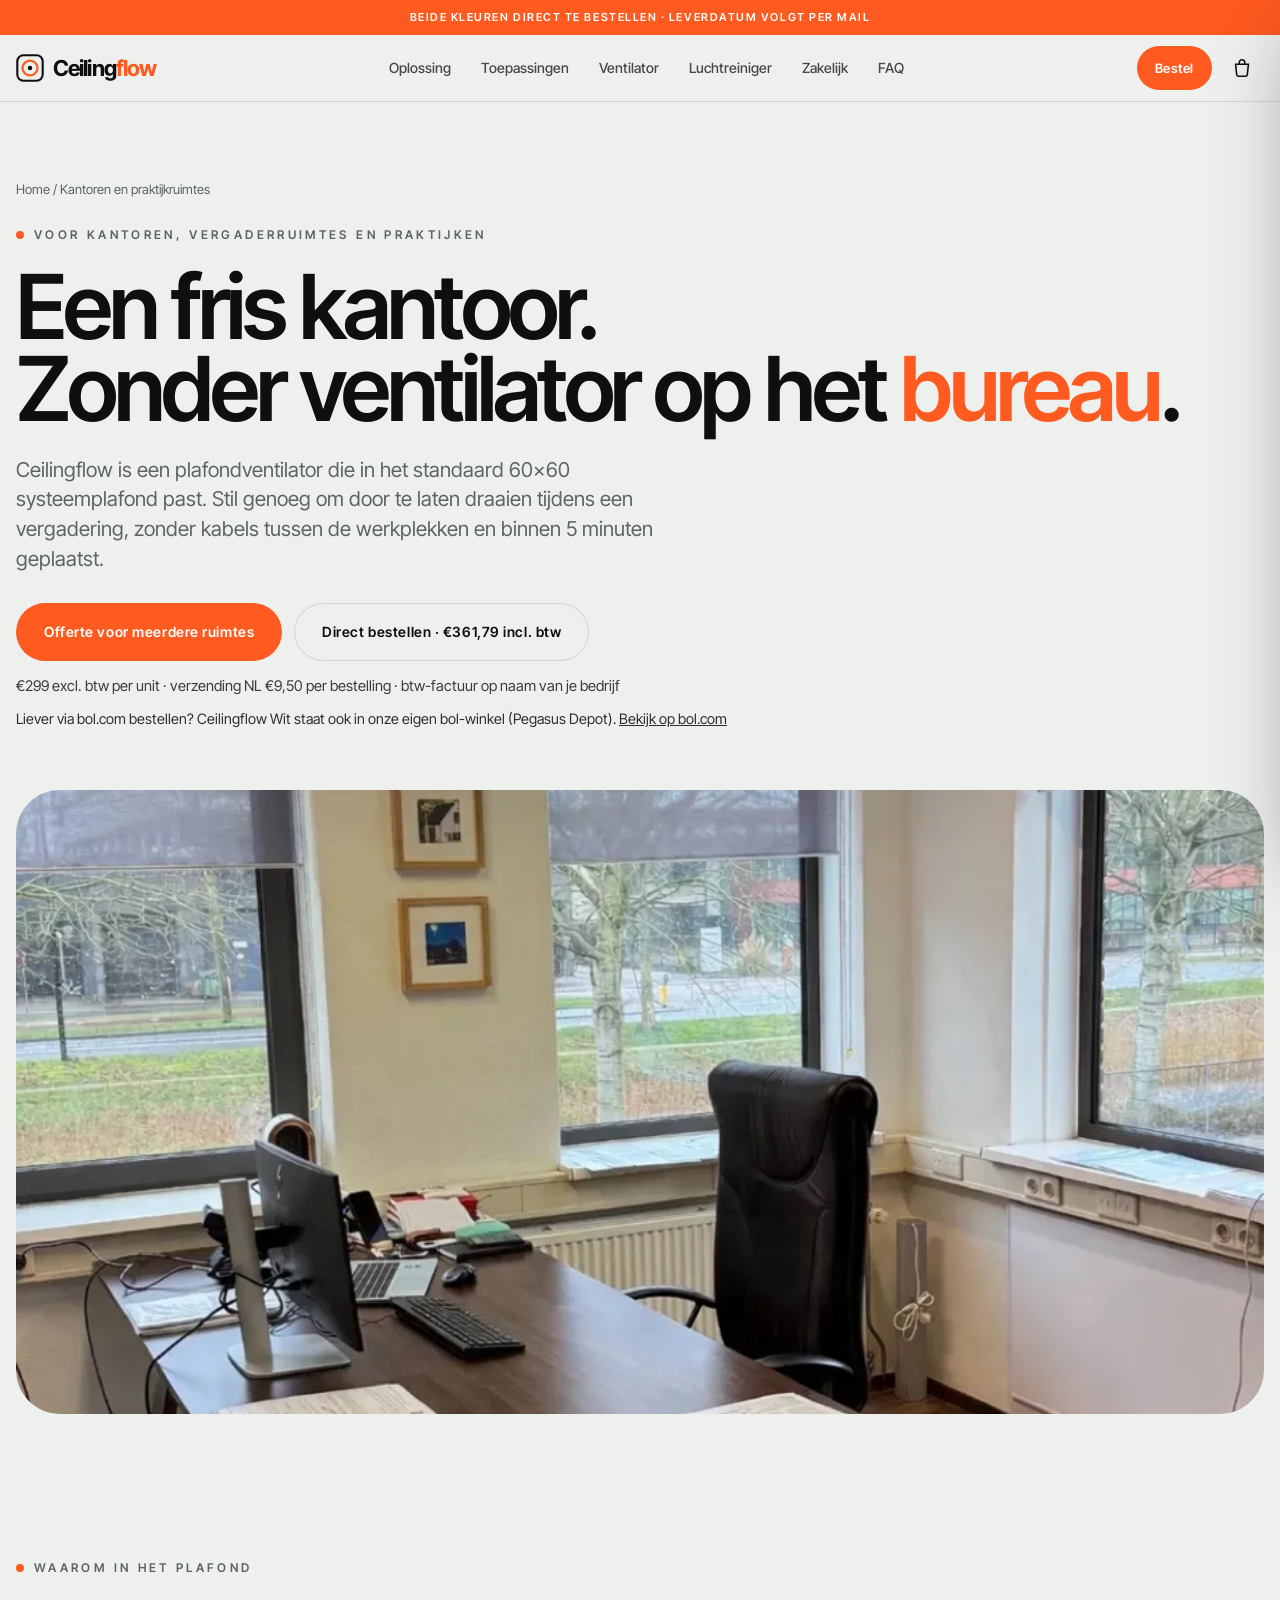
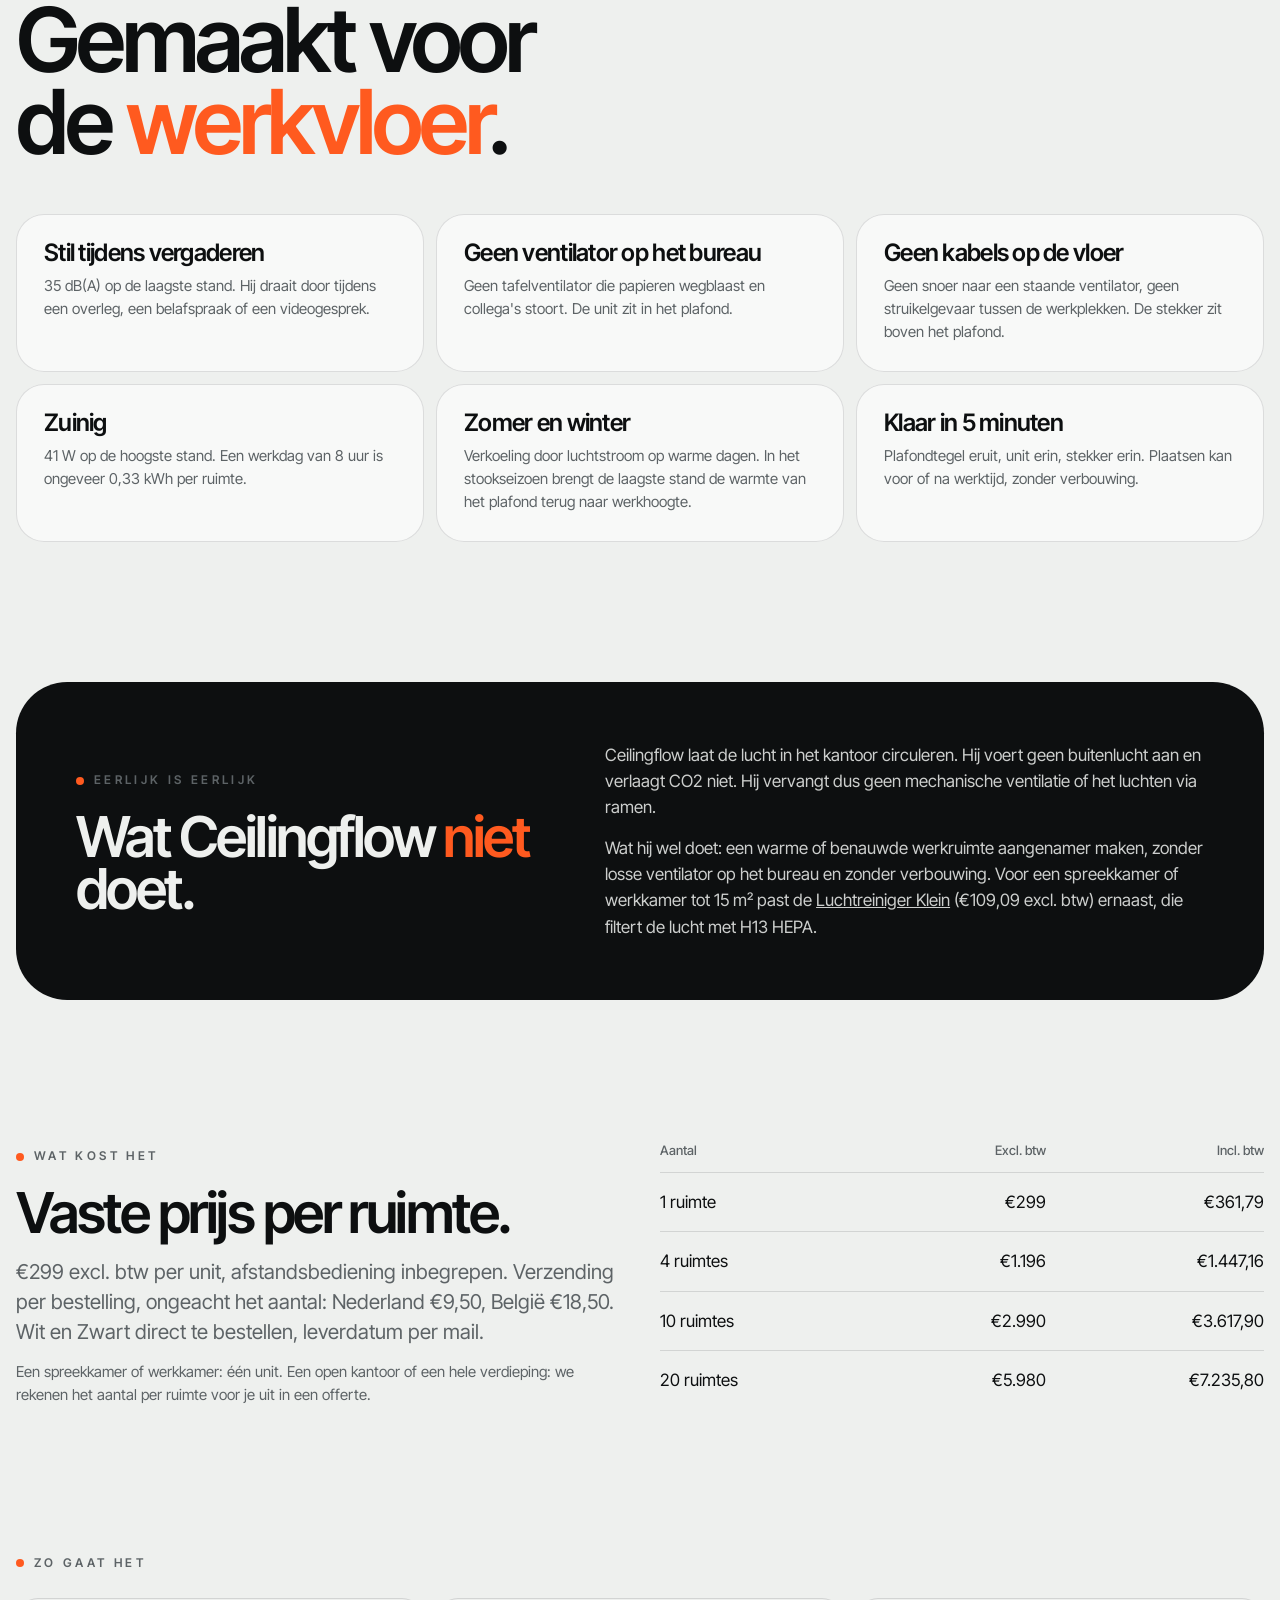
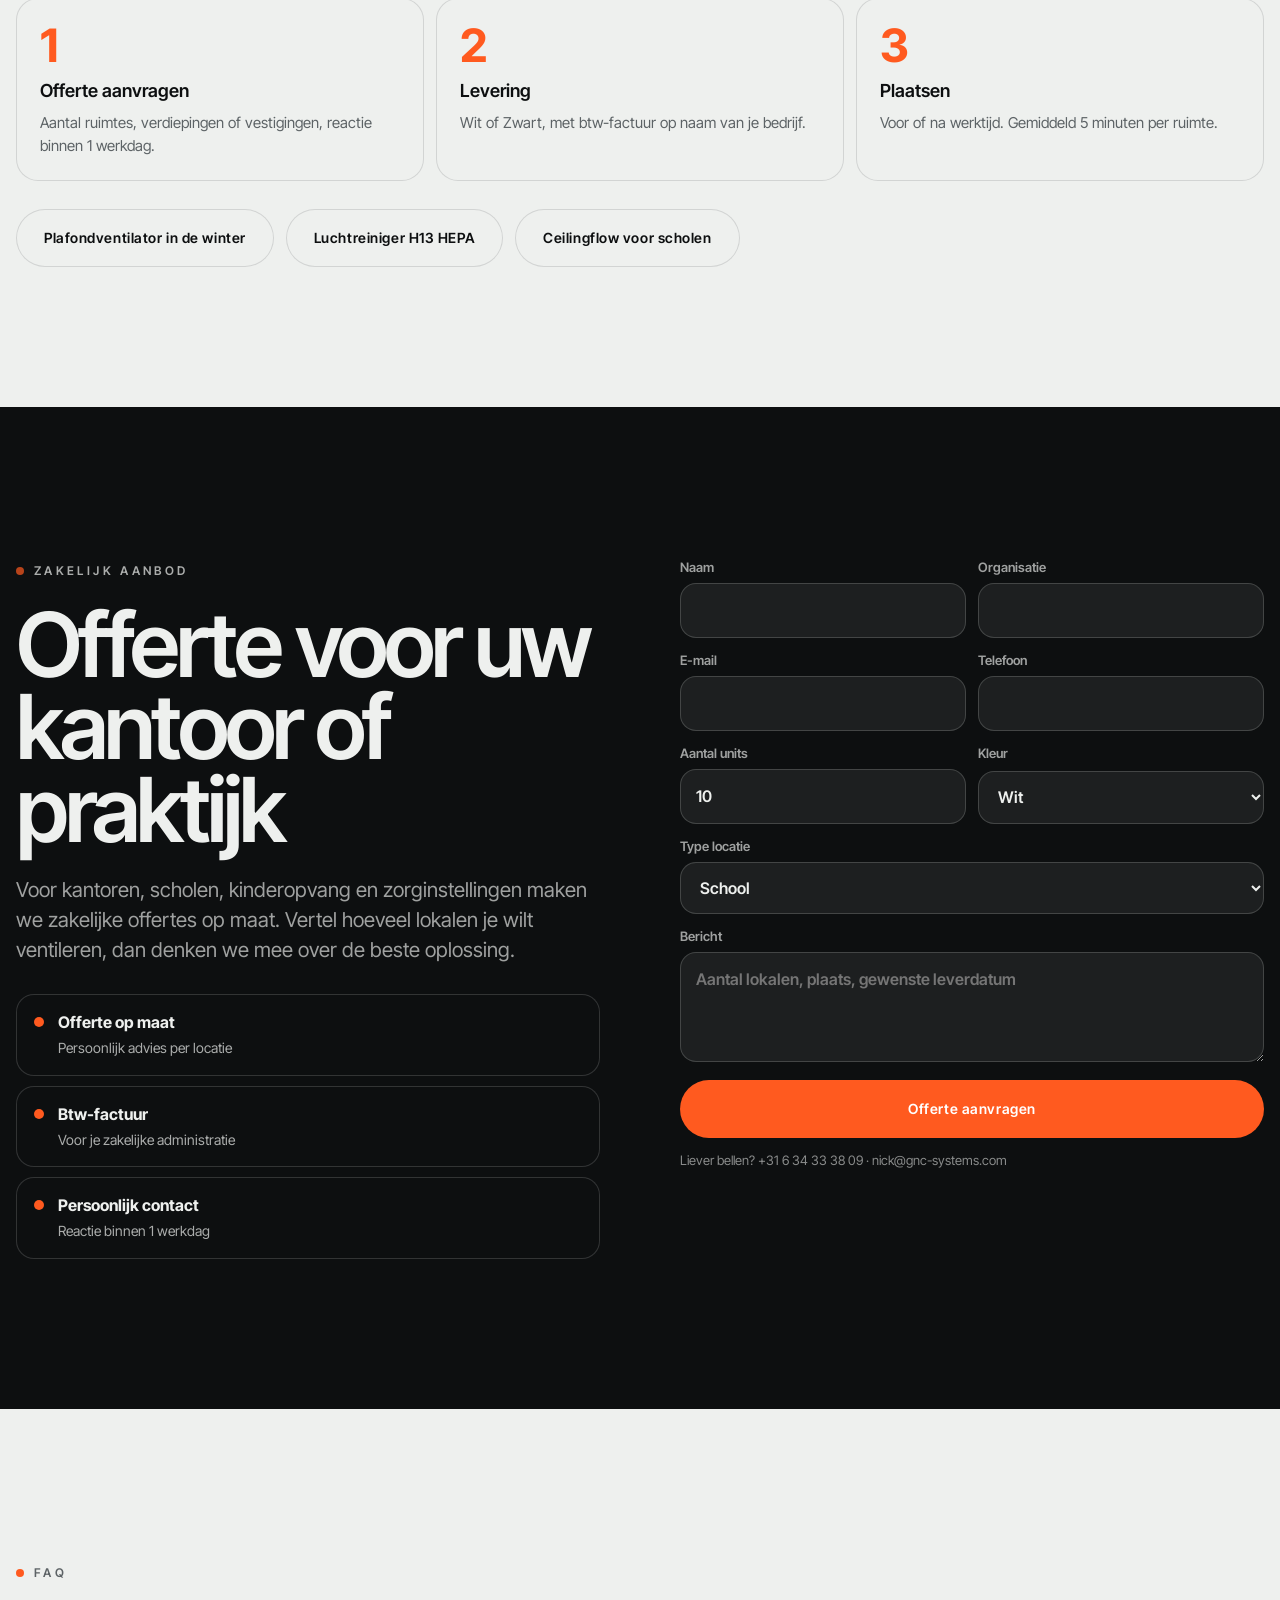
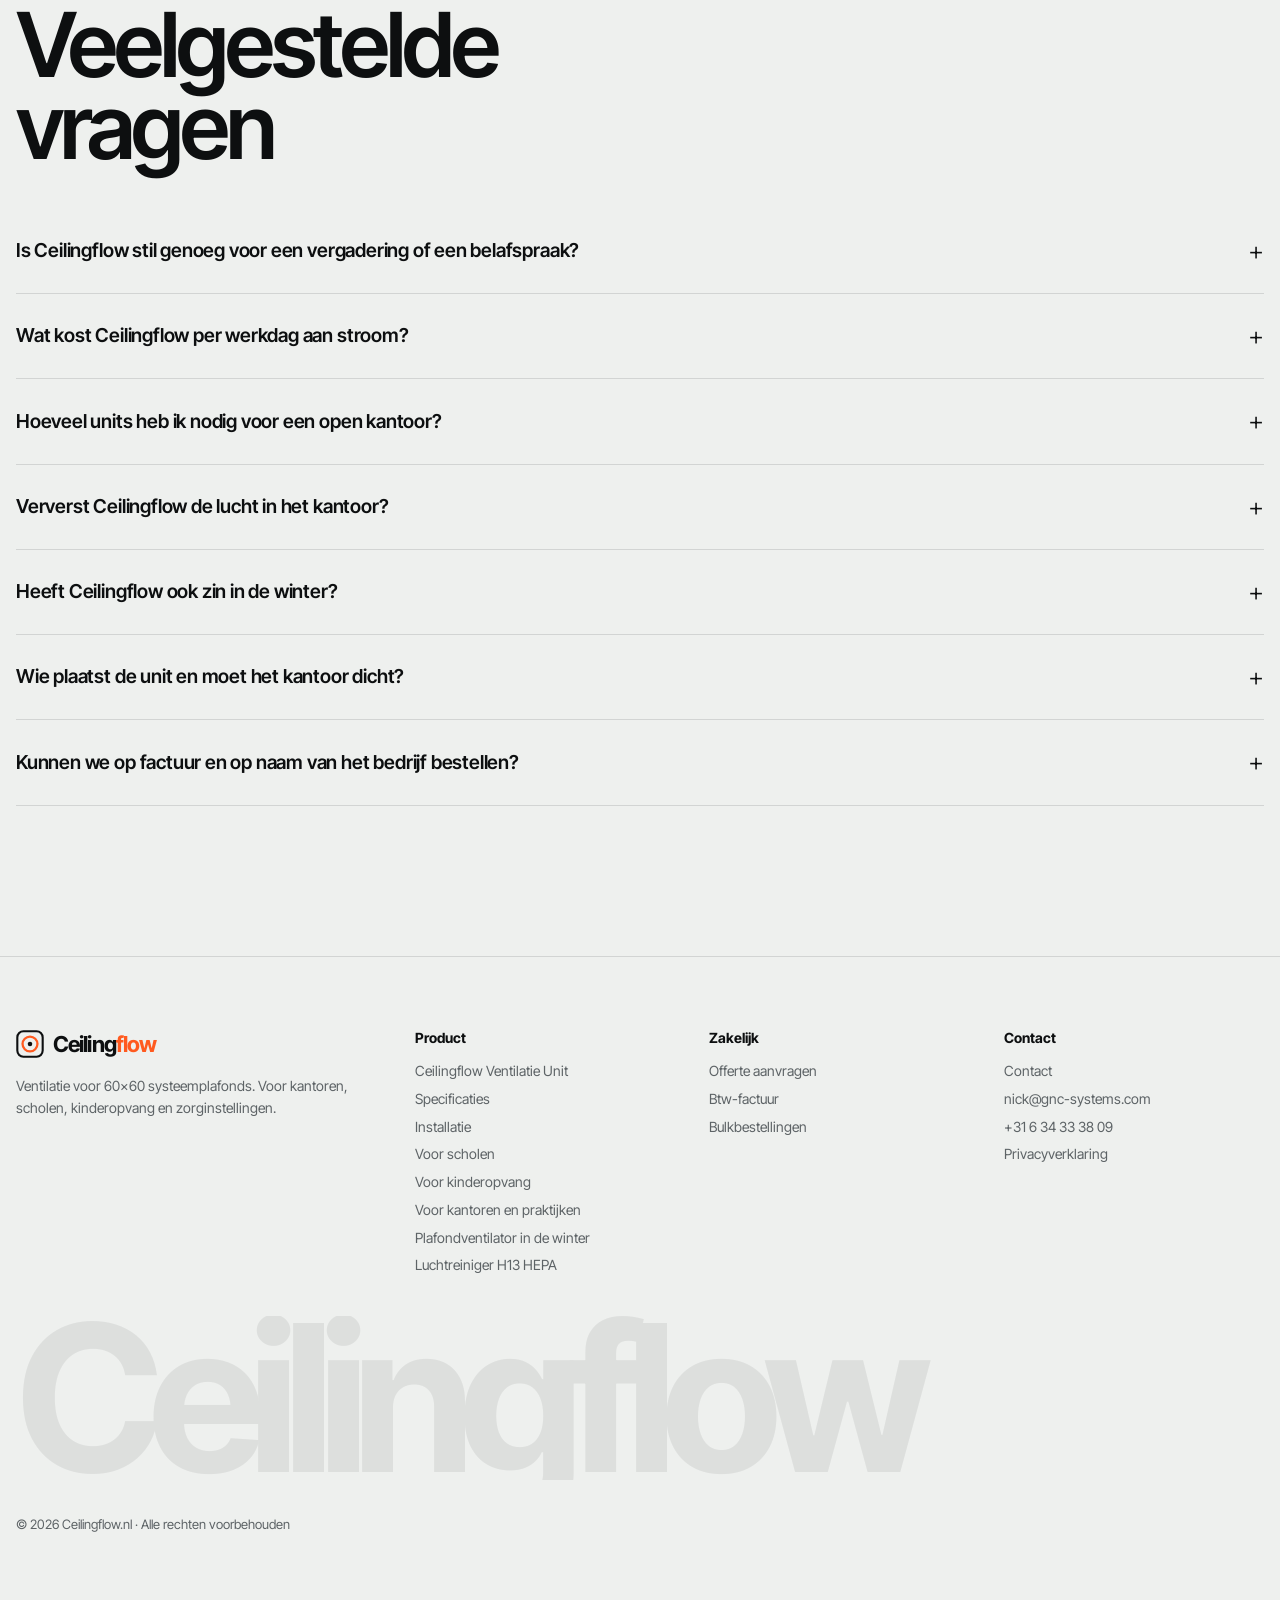
<file: kantoor/index.html>
<!doctype html>
<html lang="nl" data-kleur="wit">
<head>
<meta charset="utf-8">
<meta name="viewport" content="width=device-width, initial-scale=1, viewport-fit=cover">
<title>Plafondventilator voor kantoor en spreekkamer · Ceilingflow</title>
<meta name="description" content="Stille plafondventilator voor 60x60 systeemplafonds in kantoren en praktijkruimtes. 35 dB(A) tijdens vergaderen, 0,33 kWh per werkdag. €299 excl. btw per ruimte.">
<link rel="canonical" href="https://ceilingflow.nl/kantoor/">
<meta property="og:type" content="website">
<meta property="og:site_name" content="Ceilingflow">
<meta property="og:locale" content="nl_NL">
<meta property="og:title" content="Plafondventilator voor kantoor en spreekkamer · Ceilingflow">
<meta property="og:description" content="Stille plafondventilator voor 60x60 systeemplafonds in kantoren en praktijkruimtes. 35 dB(A) tijdens vergaderen, 0,33 kWh per werkdag. €299 excl. btw per ruimte.">
<meta property="og:url" content="https://ceilingflow.nl/kantoor/">
<meta property="og:image" content="https://ceilingflow.nl/img/og.jpg">
<meta name="twitter:card" content="summary_large_image">
<meta name="theme-color" content="#eef0ee">
<link rel="icon" href="data:image/svg+xml,%3Csvg xmlns=%22http://www.w3.org/2000/svg%22 viewBox=%220 0 64 64%22%3E%3Crect width=%2264%22 height=%2264%22 rx=%2214%22 fill=%22%230d0f10%22/%3E%3Ccircle cx=%2232%22 cy=%2232%22 r=%2218%22 fill=%22none%22 stroke=%22%23ff5a1f%22 stroke-width=%225%22/%3E%3Ccircle cx=%2232%22 cy=%2232%22 r=%225%22 fill=%22%23eef0ee%22/%3E%3C/svg%3E">
<link rel="preconnect" href="https://fonts.googleapis.com"><link rel="preconnect" href="https://fonts.gstatic.com" crossorigin><link href="https://fonts.googleapis.com/css2?family=Inter+Tight:wght@400;500;600;700&display=swap" rel="stylesheet">
<link rel="stylesheet" href="/assets/site.css">
<script>try{var k=new URLSearchParams(location.search).get('kleur')||localStorage.getItem('cf_kleur');if(k==='zwart'||k==='wit')document.documentElement.dataset.kleur=k}catch(e){}</script>
<script defer src="https://stats.1v1battles.com/nv.js" data-website-id="1ebd27a4-63bb-4b8e-ae21-0f3f4cb14564"></script>
<style>
.sh{padding:clamp(40px,6vw,80px) 0 0}
.sh .crumb{font-size:13px;color:var(--soft);margin-bottom:22px}
.sh .row{display:flex;flex-wrap:wrap;gap:12px;margin-top:30px}
.sh .hero-img{width:100%;aspect-ratio:16/8;object-fit:cover;border-radius:clamp(24px,4vw,44px);margin-top:clamp(36px,5vw,60px)}
@media(max-width:700px){.sh .hero-img{aspect-ratio:4/3.4}}
.sec2{padding:clamp(80px,11vw,140px) 0}
.vg{display:grid;gap:12px;margin-top:50px}
@media(min-width:700px){.vg{grid-template-columns:1fr 1fr}}
@media(min-width:1100px){.vg{grid-template-columns:repeat(3,1fr)}}
.vg article{padding:28px;border-radius:var(--r);background:var(--card);box-shadow:inset 0 0 0 1px var(--line)}
.vg h3{font-size:24px;letter-spacing:-.03em;margin-bottom:10px}
.vg p,.soft{color:var(--soft);font-size:15px}
.eerlijk{display:grid;gap:30px;padding:clamp(28px,5vw,60px);border-radius:clamp(28px,4vw,52px);background:var(--inv);color:var(--invink)}
.eerlijk p{font-size:17px;opacity:.85}
.eerlijk p+p{margin-top:14px}
@media(min-width:1000px){.eerlijk{grid-template-columns:1fr 1.2fr;align-items:center}}
.kost{display:grid;gap:40px}
@media(min-width:1000px){.kost{grid-template-columns:1fr 1fr;align-items:center}}
.kost .soft{margin-top:14px}
.kost table{width:100%;border-collapse:collapse;font-size:17px}
.kost th{text-align:left;font-size:13px;color:var(--soft);font-weight:500;padding:0 0 12px}
.kost td{padding:16px 0;border-top:1px solid var(--line)}
.kost td+td,.kost th+th{text-align:right}
.st{display:grid;gap:12px;margin-top:24px}
@media(min-width:800px){.st{grid-template-columns:repeat(3,1fr)}}
.st div{padding:24px;border-radius:22px;box-shadow:inset 0 0 0 1px var(--line)}
.st b{font-size:46px;letter-spacing:-.05em;color:var(--acc);line-height:1}
.st p{margin-top:8px;font-weight:600;font-size:18px}
.st span{display:block;margin-top:6px;color:var(--soft);font-size:15px}
</style><script type="application/ld+json">{"@context": "https://schema.org", "@type": "FAQPage", "mainEntity": [{"@type": "Question", "name": "Is Ceilingflow stil genoeg voor een vergadering of een belafspraak?", "acceptedAnswer": {"@type": "Answer", "text": "Op de laagste stand werkt Ceilingflow op 35 dB(A), vergelijkbaar met een zachte fluisterstem. Dat is stil genoeg tijdens vergaderen, bellen en videogesprekken. Op de hoogste stand is het 47 dB(A), bedoeld voor warme middagen."}}, {"@type": "Question", "name": "Wat kost Ceilingflow per werkdag aan stroom?", "acceptedAnswer": {"@type": "Answer", "text": "Op de hoogste stand gebruikt hij 41 W, op de laagste 27 W. Een werkdag van 8 uur op de hoogste stand is ongeveer 0,33 kWh. Vermenigvuldig dat met je eigen stroomtarief voor de kosten per ruimte per dag."}}, {"@type": "Question", "name": "Hoeveel units heb ik nodig voor een open kantoor?", "acceptedAnswer": {"@type": "Answer", "text": "Dat hangt af van de indeling, de plafondhoogte en waar de werkplekken staan. Voor een spreekkamer of losse werkkamer is één unit genoeg. Voor een open kantoor of een hele verdieping rekenen we het per ruimte voor je uit in een offerte, binnen één werkdag."}}, {"@type": "Question", "name": "Ververst Ceilingflow de lucht in het kantoor?", "acceptedAnswer": {"@type": "Answer", "text": "Nee. Ceilingflow brengt de lucht in de ruimte in beweging, hij voert geen buitenlucht aan en verlaagt CO2 niet. Hij vervangt dus geen mechanische ventilatie. Wil je deeltjes uit de lucht filteren, dan past de luchtreiniger met H13 HEPA-filter ernaast."}}, {"@type": "Question", "name": "Heeft Ceilingflow ook zin in de winter?", "acceptedAnswer": {"@type": "Answer", "text": "Ja. Op de laagste stand brengt hij de warme lucht die onder het plafond blijft hangen terug naar werkhoogte, zonder dat je tocht voelt. Dezelfde unit gebruik je in de zomer voor verkoeling door luchtstroom."}}, {"@type": "Question", "name": "Wie plaatst de unit en moet het kantoor dicht?", "acceptedAnswer": {"@type": "Answer", "text": "Dat kan de huismeester, de facilitair medewerker of de installateur. Plafondtegel eruit, Ceilingflow in het 60×60 rooster, stekker in het stopcontact boven het plafond. Gemiddeld minder dan 5 minuten per unit, dus gewoon voor of na werktijd."}}, {"@type": "Question", "name": "Kunnen we op factuur en op naam van het bedrijf bestellen?", "acceptedAnswer": {"@type": "Answer", "text": "Ja. Je ontvangt altijd een btw-factuur op naam van je bedrijf of praktijk. Voor meerdere ruimtes, verdiepingen of vestigingen vraag je een zakelijke offerte aan, je krijgt binnen één werkdag een voorstel."}}]}</script><script type="application/ld+json">{"@context":"https://schema.org","@type":"BreadcrumbList","itemListElement":[{"@type":"ListItem","position":1,"name":"Home","item":"https://ceilingflow.nl/"},{"@type":"ListItem","position":2,"name":"Kantoren en praktijkruimtes","item":"https://ceilingflow.nl/kantoor/"}]}</script>
</head>
<body>
<div class="topbar">Beide kleuren direct te bestellen · leverdatum volgt per mail</div>
<nav class="main"><div class="wrap">
  <a class="logo" href="/" aria-label="Ceilingflow home"><svg viewBox="0 0 32 32" aria-hidden="true"><rect x="1.5" y="1.5" width="29" height="29" rx="7" fill="none" stroke="currentColor" stroke-width="2.4"/><circle cx="16" cy="16" r="8.5" fill="none" stroke="#ff5a1f" stroke-width="2.6"/><circle cx="16" cy="16" r="2.6" fill="currentColor"/></svg><span>Ceiling<i>flow</i></span></a>
  <div class="navl"><a href="/#oplossing">Oplossing</a><a href="/#toepassingen">Toepassingen</a><a href="/ventilator/">Ventilator</a><a href="/luchtreiniger/">Luchtreiniger</a><a href="/#offerte">Zakelijk</a><a href="/#faq">FAQ</a></div>
  <div class="navr">
    <a class="btn acc" href="/ventilator/">Bestel</a>
    <button class="cartbtn" type="button" data-cart-open aria-label="Winkelmandje" hidden><svg width="22" height="22" viewBox="0 0 24 24" fill="none" stroke="currentColor" stroke-width="1.7"><path d="M5 8h14l-1.2 11.2a2 2 0 0 1-2 1.8H8.2a2 2 0 0 1-2-1.8z"/><path d="M9 8V6a3 3 0 0 1 6 0v2"/></svg><span class="cc" data-cart-count></span></button>
  </div>
</div></nav>

<main>
<section class="sh"><div class="wrap">
  <div class="crumb rv"><a href="/">Home</a> / Kantoren en praktijkruimtes</div>
  <span class="eyebrow rv">Voor kantoren, vergaderruimtes en praktijken</span>
  <h1 class="h2 rv d1" style="margin:20px 0 24px">Een fris kantoor.<br>Zonder ventilator op het <em>bureau</em>.</h1>
  <p class="lead rv d2">Ceilingflow is een plafondventilator die in het standaard 60×60 systeemplafond past. Stil genoeg om door te laten draaien tijdens een vergadering, zonder kabels tussen de werkplekken en binnen 5 minuten geplaatst.</p>
  <div class="row rv d3"><a class="btn acc" href="#offerte" data-umami-event="kantoor-offerte">Offerte voor meerdere ruimtes</a><a class="btn ghost" href="/ventilator/" data-umami-event="kantoor-direct-bestellen">Direct bestellen · €361,79 incl. btw</a></div>
  <p class="rv d3" style="margin-top:14px;font-size:.92rem;opacity:.8">€299 excl. btw per unit · verzending NL €9,50 per bestelling · btw-factuur op naam van je bedrijf</p>
  <p class="rv d3" style="margin-top:10px;font-size:.9rem;opacity:.85">Liever via bol.com bestellen? Ceilingflow Wit staat ook in onze eigen bol-winkel (Pegasus Depot). <a href="https://www.bol.com/nl/nl/p/pegasus-depot-ceilingflow-plafondventilator-595-x-595-mm-voor-systeemplafonds-plug-and-play-met-afstandsbediening-wit/9300000401948628/" target="_blank" rel="noopener" data-umami-event="bol-alternatief-klik" data-umami-event-plek="kantoor" style="text-decoration:underline">Bekijk op bol.com</a></p>
  <img class="hero-img rv" src="/img/kantoor.webp" alt="Ceilingflow plafondventilator in het systeemplafond van een kantoor" fetchpriority="high">
</div></section>

<section class="sec2"><div class="wrap">
  <span class="eyebrow rv">Waarom in het plafond</span>
  <h2 class="h2 rv d1" style="margin-top:20px">Gemaakt voor<br>de <em>werkvloer</em>.</h2>
  <div class="vg"><article class="rv d0"><h3>Stil tijdens vergaderen</h3><p>35 dB(A) op de laagste stand. Hij draait door tijdens een overleg, een belafspraak of een videogesprek.</p></article><article class="rv d1"><h3>Geen ventilator op het bureau</h3><p>Geen tafelventilator die papieren wegblaast en collega's stoort. De unit zit in het plafond.</p></article><article class="rv d2"><h3>Geen kabels op de vloer</h3><p>Geen snoer naar een staande ventilator, geen struikelgevaar tussen de werkplekken. De stekker zit boven het plafond.</p></article><article class="rv d0"><h3>Zuinig</h3><p>41 W op de hoogste stand. Een werkdag van 8 uur is ongeveer 0,33 kWh per ruimte.</p></article><article class="rv d1"><h3>Zomer en winter</h3><p>Verkoeling door luchtstroom op warme dagen. In het stookseizoen brengt de laagste stand de warmte van het plafond terug naar werkhoogte.</p></article><article class="rv d2"><h3>Klaar in 5 minuten</h3><p>Plafondtegel eruit, unit erin, stekker erin. Plaatsen kan voor of na werktijd, zonder verbouwing.</p></article></div>
</div></section>

<section class="sec2" style="padding-top:0"><div class="wrap eerlijk rv">
  <div><span class="eyebrow">Eerlijk is eerlijk</span><h2 class="h2" style="margin-top:20px;font-size:clamp(34px,4.4vw,60px)">Wat Ceilingflow <em>niet</em> doet.</h2></div>
  <div><p>Ceilingflow laat de lucht in het kantoor circuleren. Hij voert geen buitenlucht aan en verlaagt CO2 niet. Hij vervangt dus geen mechanische ventilatie of het luchten via ramen.</p><p>Wat hij wel doet: een warme of benauwde werkruimte aangenamer maken, zonder losse ventilator op het bureau en zonder verbouwing. Voor een spreekkamer of werkkamer tot 15 m² past de <a href="/luchtreiniger/#lr125" data-umami-event="kantoor-naar-luchtreiniger" style="text-decoration:underline">Luchtreiniger Klein</a> (€109,09 excl. btw) ernaast, die filtert de lucht met H13 HEPA.</p></div>
</div></section>

<section class="sec2" id="per-ruimte" style="padding-top:0"><div class="wrap kost">
  <div class="rv">
    <span class="eyebrow">Wat kost het</span>
    <h2 class="h2" style="margin-top:20px;font-size:clamp(34px,4.4vw,60px)">Vaste prijs per ruimte.</h2>
    <p class="lead" style="margin-top:18px">€299 excl. btw per unit, afstandsbediening inbegrepen. Verzending per bestelling, ongeacht het aantal: Nederland €9,50, België €18,50. Wit en Zwart direct te bestellen, leverdatum per mail.</p>
    <p class="soft">Een spreekkamer of werkkamer: één unit. Een open kantoor of een hele verdieping: we rekenen het aantal per ruimte voor je uit in een offerte.</p>
  </div>
  <table class="rv d1"><thead><tr><th>Aantal</th><th>Excl. btw</th><th>Incl. btw</th></tr></thead><tbody><tr><td>1 ruimte</td><td>€299</td><td>€361,79</td></tr><tr><td>4 ruimtes</td><td>€1.196</td><td>€1.447,16</td></tr><tr><td>10 ruimtes</td><td>€2.990</td><td>€3.617,90</td></tr><tr><td>20 ruimtes</td><td>€5.980</td><td>€7.235,80</td></tr></tbody></table>
</div></section>

<section class="sec2" style="padding-top:0"><div class="wrap">
  <span class="eyebrow rv">Zo gaat het</span>
  <div class="st">
    <div class="rv"><b>1</b><p>Offerte aanvragen</p><span>Aantal ruimtes, verdiepingen of vestigingen, reactie binnen 1 werkdag.</span></div>
    <div class="rv d1"><b>2</b><p>Levering</p><span>Wit of Zwart, met btw-factuur op naam van je bedrijf.</span></div>
    <div class="rv d2"><b>3</b><p>Plaatsen</p><span>Voor of na werktijd. Gemiddeld 5 minuten per ruimte.</span></div>
  </div>
  <p class="rv" style="margin-top:28px;display:flex;gap:12px;flex-wrap:wrap"><a class="btn ghost" href="/winter/">Plafondventilator in de winter</a><a class="btn ghost" href="/luchtreiniger/">Luchtreiniger H13 HEPA</a><a class="btn ghost" href="/scholen/">Ceilingflow voor scholen</a></p>
</div></section>

<section class="b2b" id="offerte"><div class="wrap">
  <div class="rv">
    <span class="eyebrow" style="color:inherit;opacity:.7">Zakelijk aanbod</span>
    <h2 class="h2" style="margin:22px 0 24px">Offerte voor uw kantoor of praktijk</h2>
    <p class="lead">Voor kantoren, scholen, kinderopvang en zorginstellingen maken we zakelijke offertes op maat. Vertel hoeveel lokalen je wilt ventileren, dan denken we mee over de beste oplossing.</p>
    <div class="perks">
      <div><i></i><p><b>Offerte op maat</b><span>Persoonlijk advies per locatie</span></p></div>
      <div><i></i><p><b>Btw-factuur</b><span>Voor je zakelijke administratie</span></p></div>
      <div><i></i><p><b>Persoonlijk contact</b><span>Reactie binnen 1 werkdag</span></p></div>
    </div>
  </div>
  <form class="form rv d2" data-offerte>
    <div class="two"><label>Naam<input name="naam" required autocomplete="name"></label><label>Organisatie<input name="organisatie" autocomplete="organization"></label></div>
    <div class="two"><label>E-mail<input type="email" name="email" required autocomplete="email"></label><label>Telefoon<input type="tel" name="telefoon" autocomplete="tel"></label></div>
    <div class="two"><label>Aantal units<input type="number" name="aantal" min="1" value="10" inputmode="numeric"></label><label>Kleur<select name="kleur"><option>Wit</option><option>Zwart</option><option>Beide</option></select></label></div>
    <label>Type locatie<select name="locatie"><option>School</option><option>Kinderopvang</option><option>Zorginstelling</option><option>Kantoor</option><option>Anders</option></select></label>
    <label>Bericht<textarea name="bericht" placeholder="Aantal lokalen, plaats, gewenste leverdatum"></textarea></label>
    <button class="btn" type="submit">Offerte aanvragen</button>
    <p class="hint">Liever bellen? +31 6 34 33 38 09 · nick@gnc-systems.com</p>
  </form>
</div></section>

<section id="faq" style="padding:clamp(80px,12vw,150px) 0"><div class="wrap" style="display:grid;gap:40px">
  <div class="rv"><span class="eyebrow">FAQ</span><h2 class="h2" style="margin-top:20px">Veelgestelde<br>vragen</h2></div>
  <div><details class="rv"><summary>Is Ceilingflow stil genoeg voor een vergadering of een belafspraak?</summary><div class="a"><p>Op de laagste stand werkt Ceilingflow op 35 dB(A), vergelijkbaar met een zachte fluisterstem. Dat is stil genoeg tijdens vergaderen, bellen en videogesprekken. Op de hoogste stand is het 47 dB(A), bedoeld voor warme middagen.</p></div></details><details class="rv"><summary>Wat kost Ceilingflow per werkdag aan stroom?</summary><div class="a"><p>Op de hoogste stand gebruikt hij 41 W, op de laagste 27 W. Een werkdag van 8 uur op de hoogste stand is ongeveer 0,33 kWh. Vermenigvuldig dat met je eigen stroomtarief voor de kosten per ruimte per dag.</p></div></details><details class="rv"><summary>Hoeveel units heb ik nodig voor een open kantoor?</summary><div class="a"><p>Dat hangt af van de indeling, de plafondhoogte en waar de werkplekken staan. Voor een spreekkamer of losse werkkamer is één unit genoeg. Voor een open kantoor of een hele verdieping rekenen we het per ruimte voor je uit in een offerte, binnen één werkdag.</p></div></details><details class="rv"><summary>Ververst Ceilingflow de lucht in het kantoor?</summary><div class="a"><p>Nee. Ceilingflow brengt de lucht in de ruimte in beweging, hij voert geen buitenlucht aan en verlaagt CO2 niet. Hij vervangt dus geen mechanische ventilatie. Wil je deeltjes uit de lucht filteren, dan past de luchtreiniger met H13 HEPA-filter ernaast.</p></div></details><details class="rv"><summary>Heeft Ceilingflow ook zin in de winter?</summary><div class="a"><p>Ja. Op de laagste stand brengt hij de warme lucht die onder het plafond blijft hangen terug naar werkhoogte, zonder dat je tocht voelt. Dezelfde unit gebruik je in de zomer voor verkoeling door luchtstroom.</p></div></details><details class="rv"><summary>Wie plaatst de unit en moet het kantoor dicht?</summary><div class="a"><p>Dat kan de huismeester, de facilitair medewerker of de installateur. Plafondtegel eruit, Ceilingflow in het 60×60 rooster, stekker in het stopcontact boven het plafond. Gemiddeld minder dan 5 minuten per unit, dus gewoon voor of na werktijd.</p></div></details><details class="rv"><summary>Kunnen we op factuur en op naam van het bedrijf bestellen?</summary><div class="a"><p>Ja. Je ontvangt altijd een btw-factuur op naam van je bedrijf of praktijk. Voor meerdere ruimtes, verdiepingen of vestigingen vraag je een zakelijke offerte aan, je krijgt binnen één werkdag een voorstel.</p></div></details></div>
</div></section>

</main>
<footer><div class="wrap">
  <div><a class="logo" href="/" style="color:var(--ink)"><svg viewBox="0 0 32 32" aria-hidden="true"><rect x="1.5" y="1.5" width="29" height="29" rx="7" fill="none" stroke="currentColor" stroke-width="2.4"/><circle cx="16" cy="16" r="8.5" fill="none" stroke="#ff5a1f" stroke-width="2.6"/><circle cx="16" cy="16" r="2.6" fill="currentColor"/></svg><span>Ceiling<i>flow</i></span></a><p style="margin-top:14px;max-width:26em">Ventilatie voor 60×60 systeemplafonds. Voor kantoren, scholen, kinderopvang en zorginstellingen.</p></div>
  <div><h4>Product</h4><ul><li><a href="/ventilator/">Ceilingflow Ventilatie Unit</a></li><li><a href="/ventilator/#specs">Specificaties</a></li><li><a href="/#installatie">Installatie</a></li><li><a href="/scholen/">Voor scholen</a></li><li><a href="/kinderopvang/">Voor kinderopvang</a></li><li><a href="/kantoor/">Voor kantoren en praktijken</a></li><li><a href="/winter/">Plafondventilator in de winter</a></li><li><a href="/luchtreiniger/">Luchtreiniger H13 HEPA</a></li></ul></div>
  <div><h4>Zakelijk</h4><ul><li><a href="/#offerte">Offerte aanvragen</a></li><li>Btw-factuur</li><li>Bulkbestellingen</li></ul></div>
  <div><h4>Contact</h4><ul><li><a href="/contact/">Contact</a></li><li><a href="mailto:nick@gnc-systems.com">nick@gnc-systems.com</a></li><li><a href="tel:+31634333809">+31 6 34 33 38 09</a></li><li><a href="/privacy/">Privacyverklaring</a></li></ul></div>
  <div class="big" aria-hidden="true">Ceilingflow</div>
  <p style="grid-column:1/-1;font-size:13px">© 2026 Ceilingflow.nl · Alle rechten voorbehouden</p>
</div></footer>
<div class="toast" id="toast" role="status"></div>
<script src="/assets/shop.js"></script>
</body>
</html>
</file>
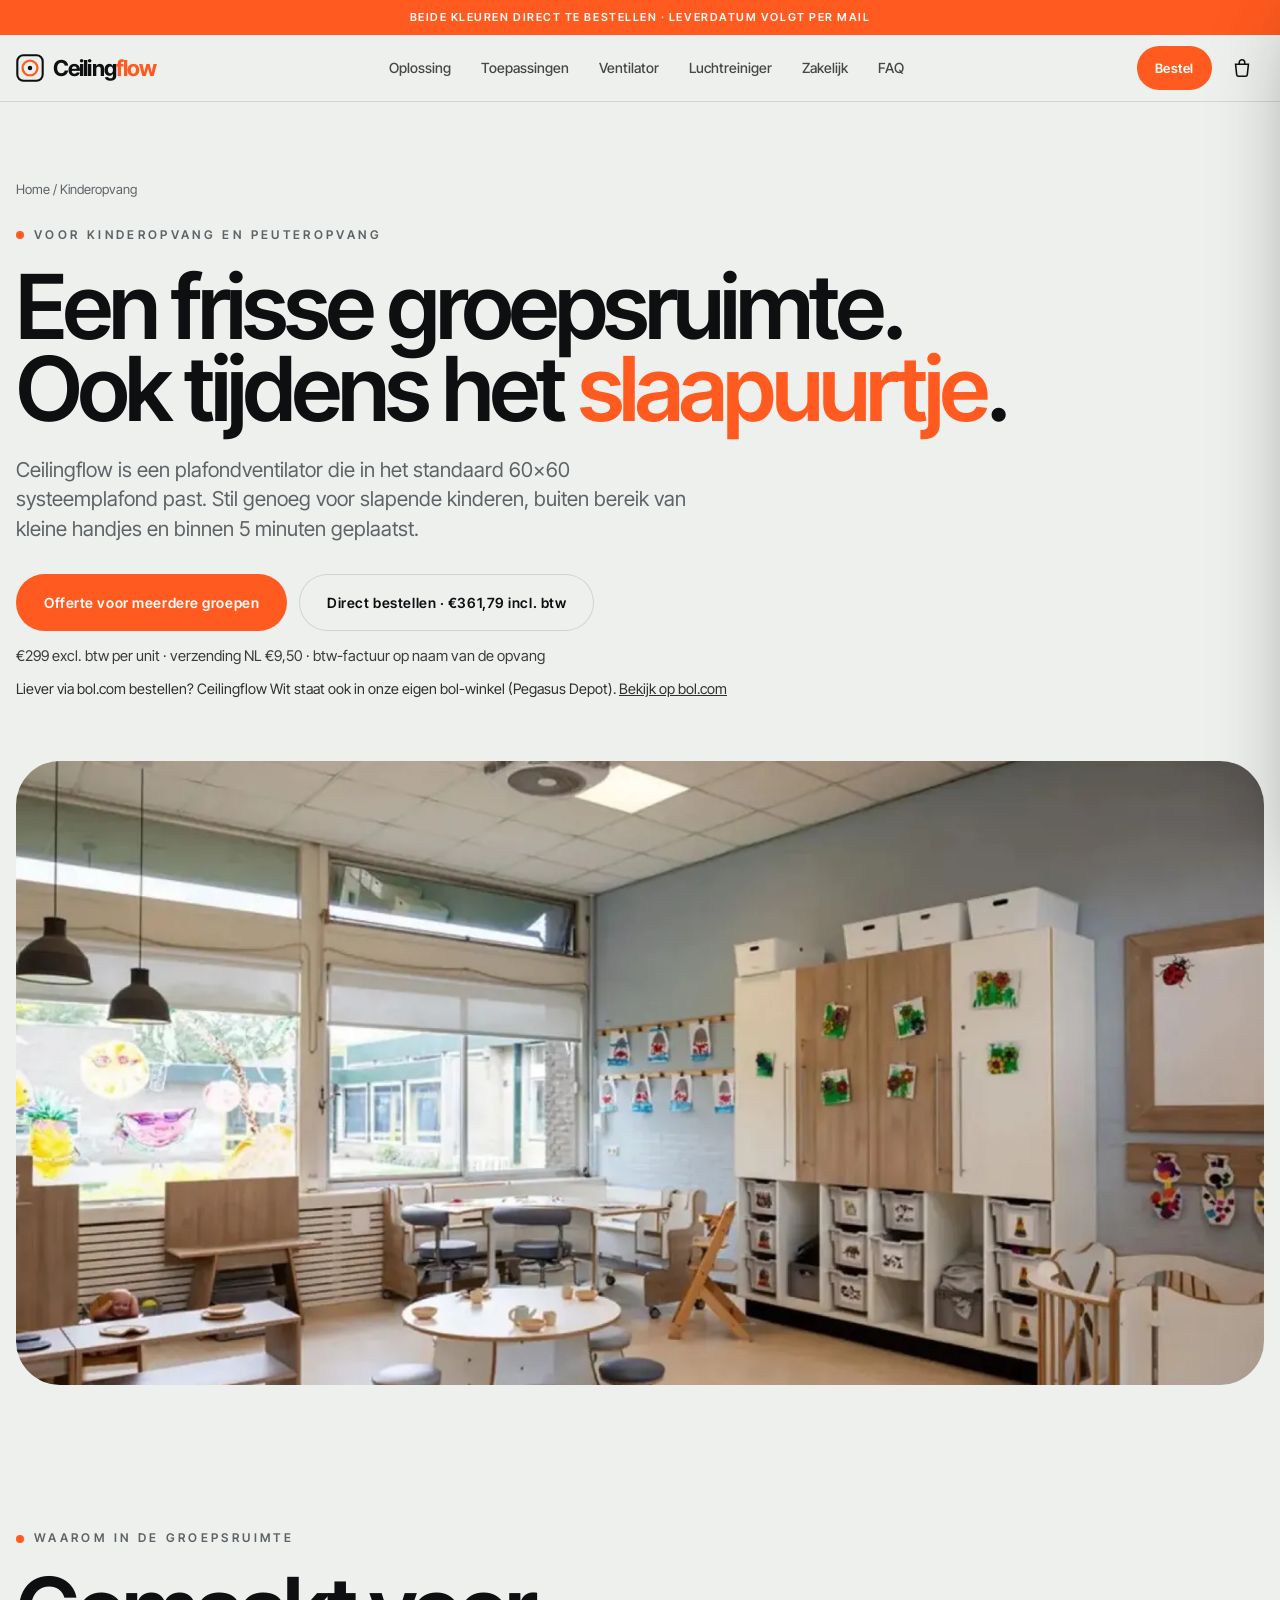
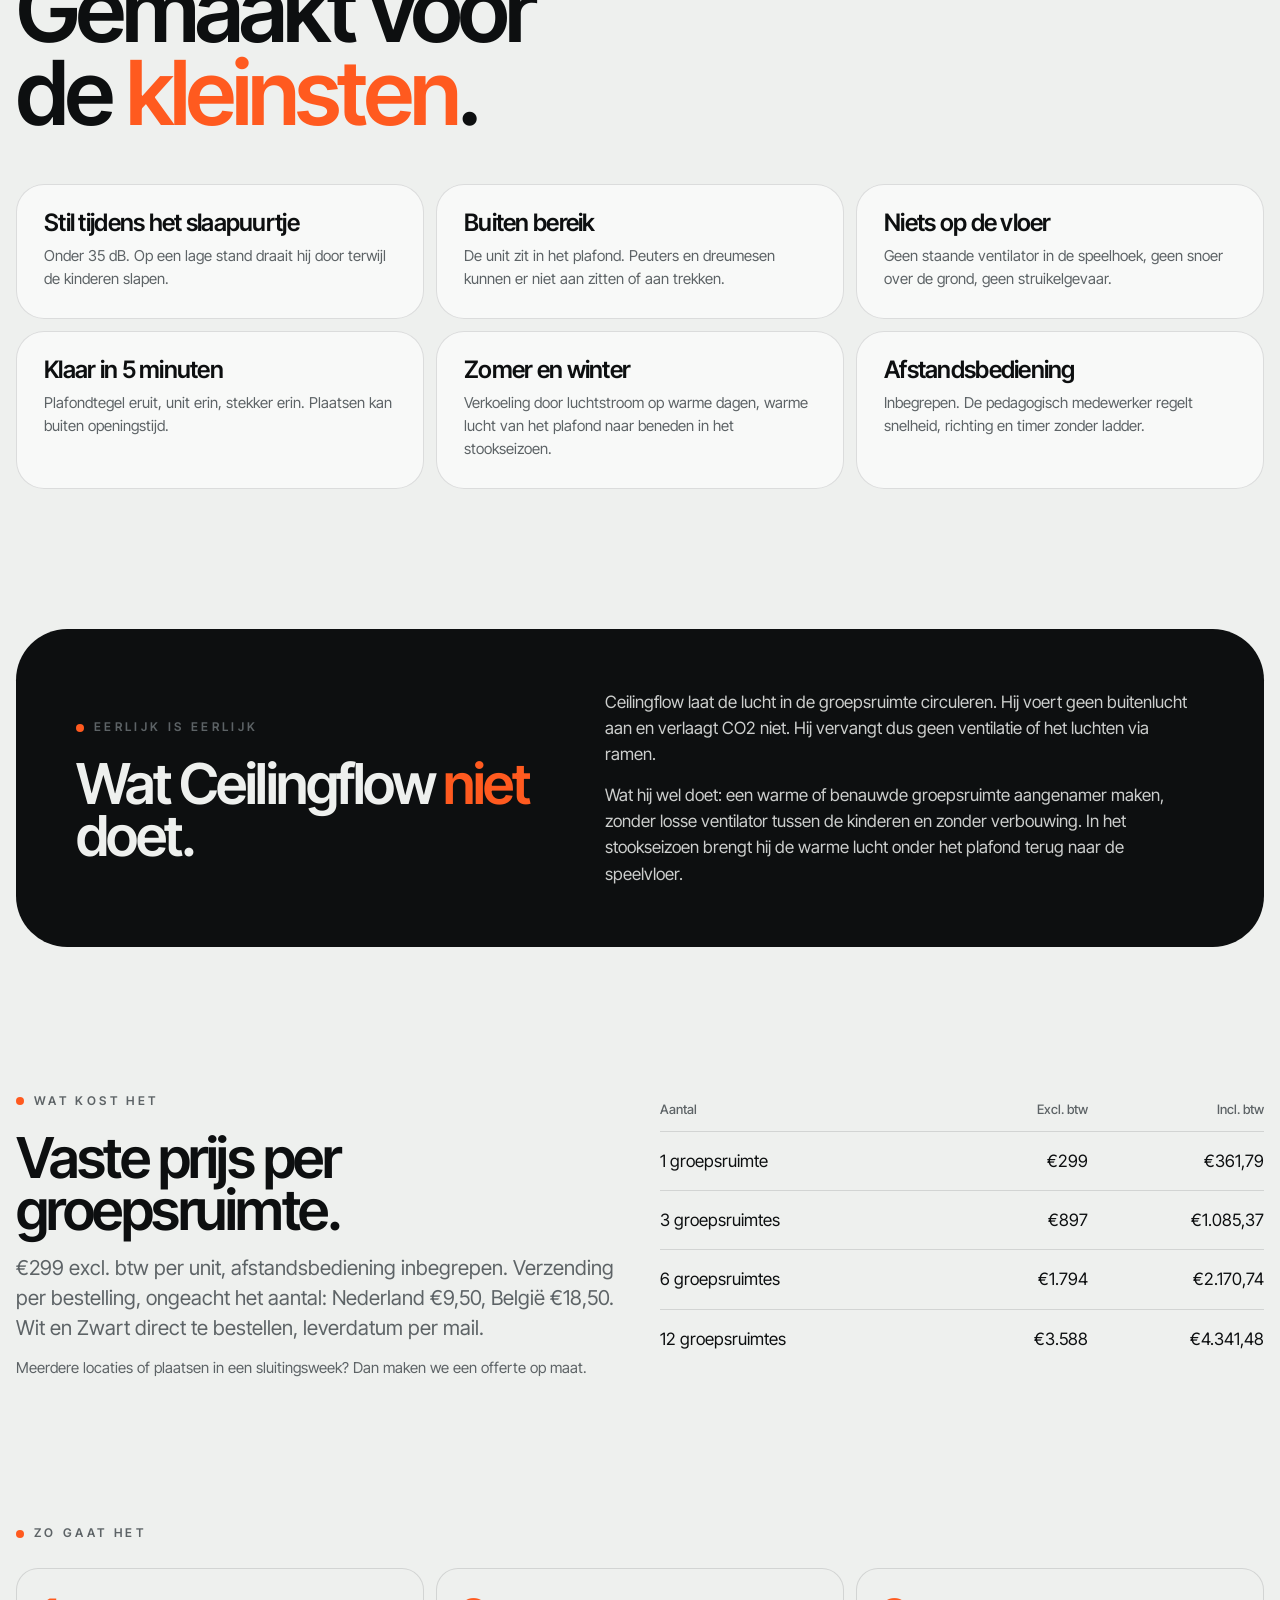
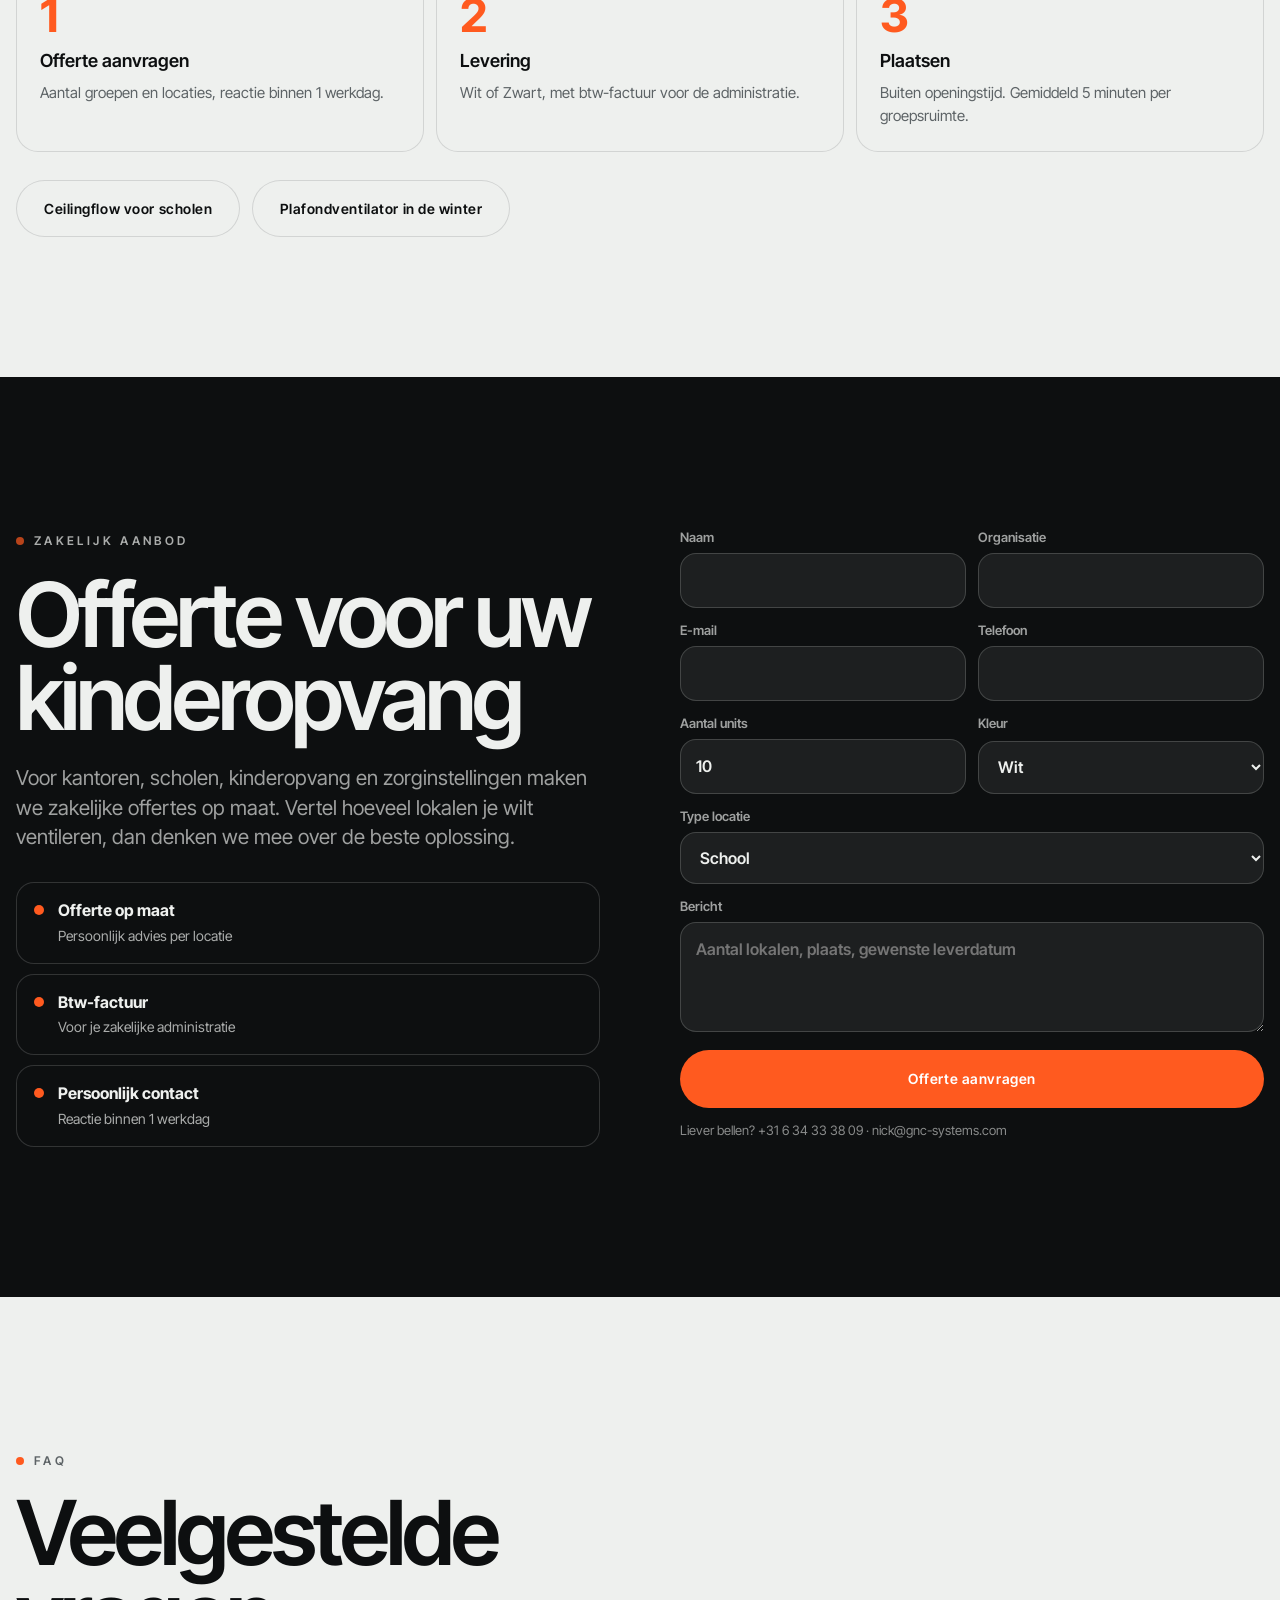
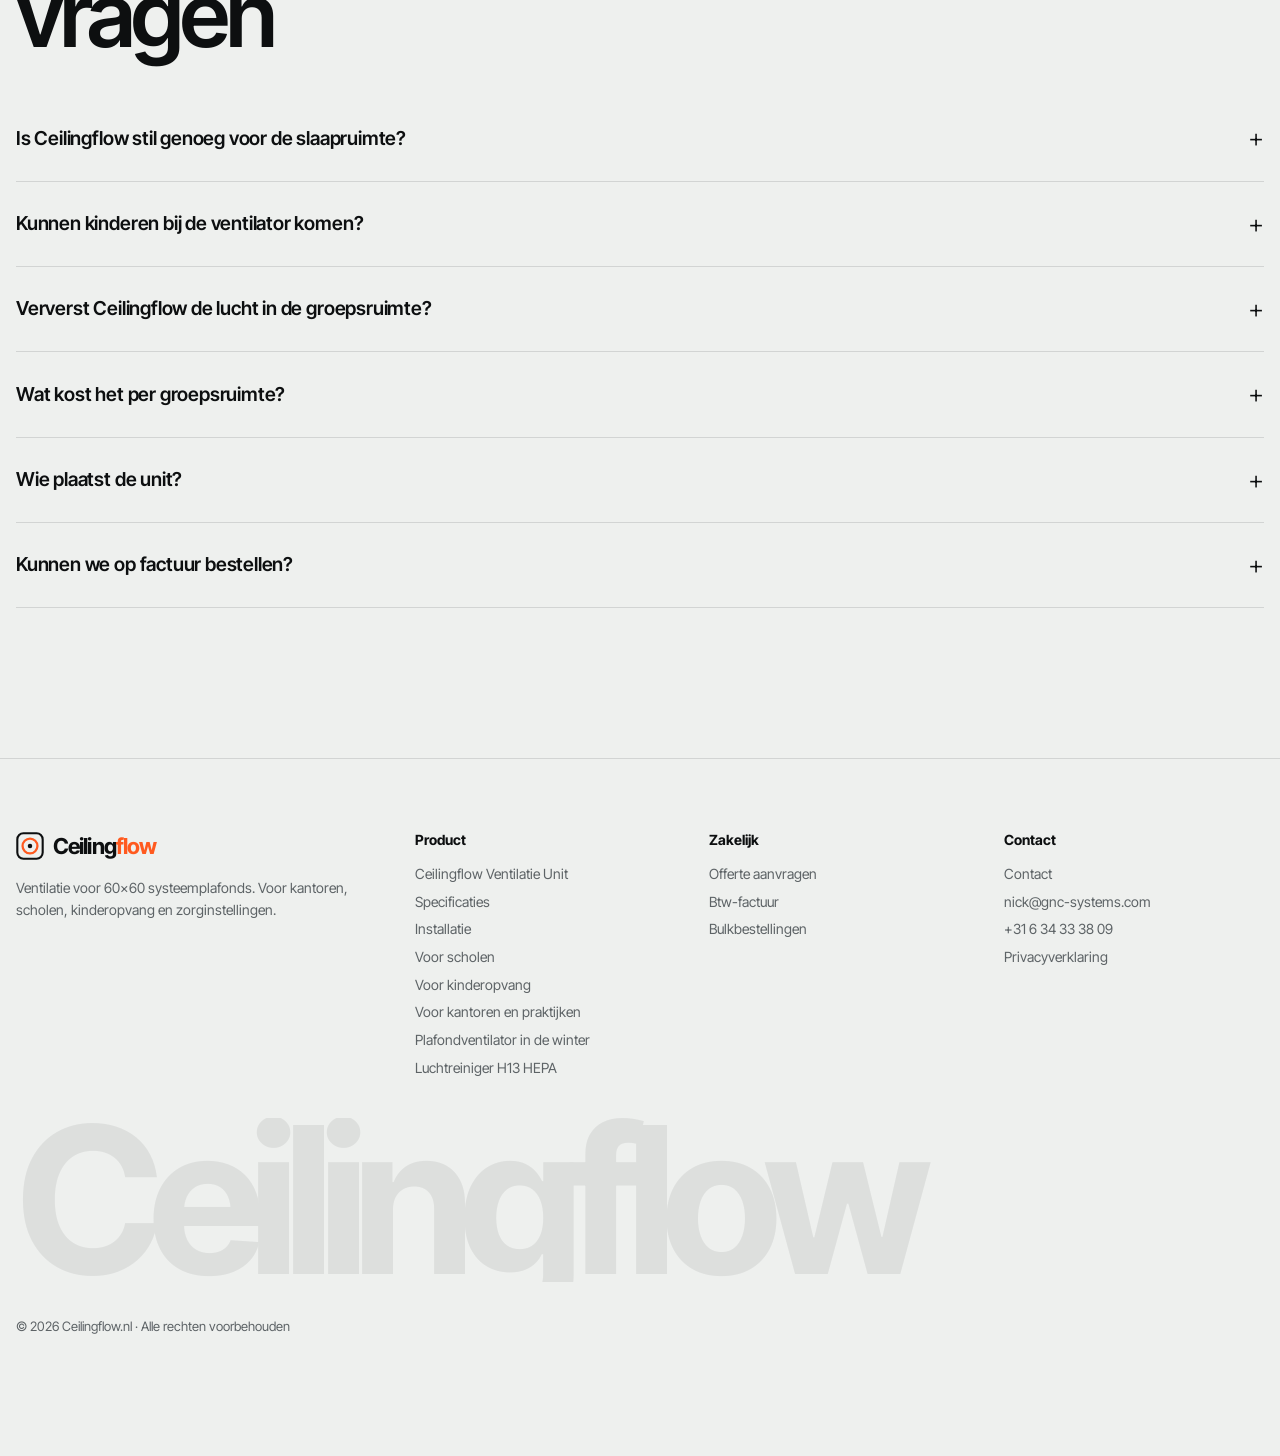
<file: kinderopvang/index.html>
<!doctype html>
<html lang="nl" data-kleur="wit">
<head>
<meta charset="utf-8">
<meta name="viewport" content="width=device-width, initial-scale=1, viewport-fit=cover">
<title>Plafondventilator voor de kinderopvang · Ceilingflow</title>
<meta name="description" content="Stille plafondventilator voor de groepsruimte van kinderopvang en peuteropvang. Onder 35 dB voor het slaapuurtje, buiten bereik van kinderen. €299 excl. btw.">
<link rel="canonical" href="https://ceilingflow.nl/kinderopvang/">
<meta property="og:type" content="website">
<meta property="og:site_name" content="Ceilingflow">
<meta property="og:locale" content="nl_NL">
<meta property="og:title" content="Plafondventilator voor de kinderopvang · Ceilingflow">
<meta property="og:description" content="Stille plafondventilator voor de groepsruimte van kinderopvang en peuteropvang. Onder 35 dB voor het slaapuurtje, buiten bereik van kinderen. €299 excl. btw.">
<meta property="og:url" content="https://ceilingflow.nl/kinderopvang/">
<meta property="og:image" content="https://ceilingflow.nl/img/og.jpg">
<meta name="twitter:card" content="summary_large_image">
<meta name="theme-color" content="#eef0ee">
<link rel="icon" href="data:image/svg+xml,%3Csvg xmlns=%22http://www.w3.org/2000/svg%22 viewBox=%220 0 64 64%22%3E%3Crect width=%2264%22 height=%2264%22 rx=%2214%22 fill=%22%230d0f10%22/%3E%3Ccircle cx=%2232%22 cy=%2232%22 r=%2218%22 fill=%22none%22 stroke=%22%23ff5a1f%22 stroke-width=%225%22/%3E%3Ccircle cx=%2232%22 cy=%2232%22 r=%225%22 fill=%22%23eef0ee%22/%3E%3C/svg%3E">
<link rel="preconnect" href="https://fonts.googleapis.com"><link rel="preconnect" href="https://fonts.gstatic.com" crossorigin><link href="https://fonts.googleapis.com/css2?family=Inter+Tight:wght@400;500;600;700&display=swap" rel="stylesheet">
<link rel="stylesheet" href="/assets/site.css">
<script>try{var k=new URLSearchParams(location.search).get('kleur')||localStorage.getItem('cf_kleur');if(k==='zwart'||k==='wit')document.documentElement.dataset.kleur=k}catch(e){}</script>
<script defer src="https://stats.1v1battles.com/nv.js" data-website-id="1ebd27a4-63bb-4b8e-ae21-0f3f4cb14564"></script>
<style>
.sh{padding:clamp(40px,6vw,80px) 0 0}
.sh .crumb{font-size:13px;color:var(--soft);margin-bottom:22px}
.sh .row{display:flex;flex-wrap:wrap;gap:12px;margin-top:30px}
.sh .hero-img{width:100%;aspect-ratio:16/8;object-fit:cover;border-radius:clamp(24px,4vw,44px);margin-top:clamp(36px,5vw,60px)}
@media(max-width:700px){.sh .hero-img{aspect-ratio:4/3.4}}
.sec2{padding:clamp(80px,11vw,140px) 0}
.vg{display:grid;gap:12px;margin-top:50px}
@media(min-width:700px){.vg{grid-template-columns:1fr 1fr}}
@media(min-width:1100px){.vg{grid-template-columns:repeat(3,1fr)}}
.vg article{padding:28px;border-radius:var(--r);background:var(--card);box-shadow:inset 0 0 0 1px var(--line)}
.vg h3{font-size:24px;letter-spacing:-.03em;margin-bottom:10px}
.vg p,.soft{color:var(--soft);font-size:15px}
.eerlijk{display:grid;gap:30px;padding:clamp(28px,5vw,60px);border-radius:clamp(28px,4vw,52px);background:var(--inv);color:var(--invink)}
.eerlijk p{font-size:17px;opacity:.85}
.eerlijk p+p{margin-top:14px}
@media(min-width:1000px){.eerlijk{grid-template-columns:1fr 1.2fr;align-items:center}}
.kost{display:grid;gap:40px}
@media(min-width:1000px){.kost{grid-template-columns:1fr 1fr;align-items:center}}
.kost .soft{margin-top:14px}
.kost table{width:100%;border-collapse:collapse;font-size:17px}
.kost th{text-align:left;font-size:13px;color:var(--soft);font-weight:500;padding:0 0 12px}
.kost td{padding:16px 0;border-top:1px solid var(--line)}
.kost td+td,.kost th+th{text-align:right}
.st{display:grid;gap:12px;margin-top:24px}
@media(min-width:800px){.st{grid-template-columns:repeat(3,1fr)}}
.st div{padding:24px;border-radius:22px;box-shadow:inset 0 0 0 1px var(--line)}
.st b{font-size:46px;letter-spacing:-.05em;color:var(--acc);line-height:1}
.st p{margin-top:8px;font-weight:600;font-size:18px}
.st span{display:block;margin-top:6px;color:var(--soft);font-size:15px}
</style><script type="application/ld+json">{"@context": "https://schema.org", "@type": "FAQPage", "mainEntity": [{"@type": "Question", "name": "Is Ceilingflow stil genoeg voor de slaapruimte?", "acceptedAnswer": {"@type": "Answer", "text": "Ceilingflow werkt onder 35 dB, vergelijkbaar met een zachte fluisterstem. Op de laagste stand is hij geschikt voor de groepsruimte tijdens het slaapuurtje en voor de slaapkamer van de opvang."}}, {"@type": "Question", "name": "Kunnen kinderen bij de ventilator komen?", "acceptedAnswer": {"@type": "Answer", "text": "Nee. Ceilingflow zit in het systeemplafond, buiten bereik van kinderen. Er staat niets op de vloer en er lopen geen snoeren door de groepsruimte, dus ook geen struikelgevaar. De unit is IP44, CE- en RoHS-gecertificeerd."}}, {"@type": "Question", "name": "Ververst Ceilingflow de lucht in de groepsruimte?", "acceptedAnswer": {"@type": "Answer", "text": "Nee. Ceilingflow brengt de lucht in de ruimte in beweging, hij voert geen buitenlucht aan en verlaagt CO2 niet. Hij vervangt dus geen ventilatie of het luchten via ramen, maar maakt een warme of benauwde groepsruimte wel aangenamer."}}, {"@type": "Question", "name": "Wat kost het per groepsruimte?", "acceptedAnswer": {"@type": "Answer", "text": "Eén unit kost €299 excl. btw (€361,79 incl. btw), afstandsbediening inbegrepen. Verzending is per bestelling, ongeacht het aantal: Nederland €9,50, België €18,50. Voor meerdere groepen of locaties maken we een offerte op maat."}}, {"@type": "Question", "name": "Wie plaatst de unit?", "acceptedAnswer": {"@type": "Answer", "text": "Dat kan de huismeester, een klusjesman of de installateur. Plafondtegel eruit, Ceilingflow in het 60×60 rooster, stekker in het stopcontact boven het plafond. Gemiddeld minder dan 5 minuten per unit, zonder verbouwing."}}, {"@type": "Question", "name": "Kunnen we op factuur bestellen?", "acceptedAnswer": {"@type": "Answer", "text": "Ja. Je ontvangt altijd een btw-factuur op naam van de opvang. Voor meerdere locaties vraag je een zakelijke offerte aan, je krijgt binnen één werkdag een voorstel."}}]}</script><script type="application/ld+json">{"@context":"https://schema.org","@type":"BreadcrumbList","itemListElement":[{"@type":"ListItem","position":1,"name":"Home","item":"https://ceilingflow.nl/"},{"@type":"ListItem","position":2,"name":"Kinderopvang","item":"https://ceilingflow.nl/kinderopvang/"}]}</script>
</head>
<body>
<div class="topbar">Beide kleuren direct te bestellen · leverdatum volgt per mail</div>
<nav class="main"><div class="wrap">
  <a class="logo" href="/" aria-label="Ceilingflow home"><svg viewBox="0 0 32 32" aria-hidden="true"><rect x="1.5" y="1.5" width="29" height="29" rx="7" fill="none" stroke="currentColor" stroke-width="2.4"/><circle cx="16" cy="16" r="8.5" fill="none" stroke="#ff5a1f" stroke-width="2.6"/><circle cx="16" cy="16" r="2.6" fill="currentColor"/></svg><span>Ceiling<i>flow</i></span></a>
  <div class="navl"><a href="/#oplossing">Oplossing</a><a href="/#toepassingen">Toepassingen</a><a href="/ventilator/">Ventilator</a><a href="/luchtreiniger/">Luchtreiniger</a><a href="/#offerte">Zakelijk</a><a href="/#faq">FAQ</a></div>
  <div class="navr">
    <a class="btn acc" href="/ventilator/">Bestel</a>
    <button class="cartbtn" type="button" data-cart-open aria-label="Winkelmandje" hidden><svg width="22" height="22" viewBox="0 0 24 24" fill="none" stroke="currentColor" stroke-width="1.7"><path d="M5 8h14l-1.2 11.2a2 2 0 0 1-2 1.8H8.2a2 2 0 0 1-2-1.8z"/><path d="M9 8V6a3 3 0 0 1 6 0v2"/></svg><span class="cc" data-cart-count></span></button>
  </div>
</div></nav>

<main>
<section class="sh"><div class="wrap">
  <div class="crumb rv"><a href="/">Home</a> / Kinderopvang</div>
  <span class="eyebrow rv">Voor kinderopvang en peuteropvang</span>
  <h1 class="h2 rv d1" style="margin:20px 0 24px">Een frisse groepsruimte.<br>Ook tijdens het <em>slaapuurtje</em>.</h1>
  <p class="lead rv d2">Ceilingflow is een plafondventilator die in het standaard 60×60 systeemplafond past. Stil genoeg voor slapende kinderen, buiten bereik van kleine handjes en binnen 5 minuten geplaatst.</p>
  <div class="row rv d3"><a class="btn acc" href="#offerte" data-umami-event="kdv-offerte">Offerte voor meerdere groepen</a><a class="btn ghost" href="/ventilator/" data-umami-event="kdv-direct-bestellen">Direct bestellen · €361,79 incl. btw</a></div>
  <p class="rv d3" style="margin-top:14px;font-size:.92rem;opacity:.8">€299 excl. btw per unit · verzending NL €9,50 · btw-factuur op naam van de opvang</p>
  <p class="rv d3" style="margin-top:10px;font-size:.9rem;opacity:.85">Liever via bol.com bestellen? Ceilingflow Wit staat ook in onze eigen bol-winkel (Pegasus Depot). <a href="https://www.bol.com/nl/nl/p/pegasus-depot-ceilingflow-plafondventilator-595-x-595-mm-voor-systeemplafonds-plug-and-play-met-afstandsbediening-wit/9300000401948628/" target="_blank" rel="noopener" data-umami-event="bol-alternatief-klik" data-umami-event-plek="kinderopvang" style="text-decoration:underline">Bekijk op bol.com</a></p>
  <img class="hero-img rv" src="/img/kinderopvang.webp" alt="Ceilingflow plafondventilator in het systeemplafond van een groepsruimte in de kinderopvang" fetchpriority="high">
</div></section>

<section class="sec2"><div class="wrap">
  <span class="eyebrow rv">Waarom in de groepsruimte</span>
  <h2 class="h2 rv d1" style="margin-top:20px">Gemaakt voor<br>de <em>kleinsten</em>.</h2>
  <div class="vg"><article class="rv d0"><h3>Stil tijdens het slaapuurtje</h3><p>Onder 35 dB. Op een lage stand draait hij door terwijl de kinderen slapen.</p></article><article class="rv d1"><h3>Buiten bereik</h3><p>De unit zit in het plafond. Peuters en dreumesen kunnen er niet aan zitten of aan trekken.</p></article><article class="rv d2"><h3>Niets op de vloer</h3><p>Geen staande ventilator in de speelhoek, geen snoer over de grond, geen struikelgevaar.</p></article><article class="rv d0"><h3>Klaar in 5 minuten</h3><p>Plafondtegel eruit, unit erin, stekker erin. Plaatsen kan buiten openingstijd.</p></article><article class="rv d1"><h3>Zomer en winter</h3><p>Verkoeling door luchtstroom op warme dagen, warme lucht van het plafond naar beneden in het stookseizoen.</p></article><article class="rv d2"><h3>Afstandsbediening</h3><p>Inbegrepen. De pedagogisch medewerker regelt snelheid, richting en timer zonder ladder.</p></article></div>
</div></section>

<section class="sec2" style="padding-top:0"><div class="wrap eerlijk rv">
  <div><span class="eyebrow">Eerlijk is eerlijk</span><h2 class="h2" style="margin-top:20px;font-size:clamp(34px,4.4vw,60px)">Wat Ceilingflow <em>niet</em> doet.</h2></div>
  <div><p>Ceilingflow laat de lucht in de groepsruimte circuleren. Hij voert geen buitenlucht aan en verlaagt CO2 niet. Hij vervangt dus geen ventilatie of het luchten via ramen.</p><p>Wat hij wel doet: een warme of benauwde groepsruimte aangenamer maken, zonder losse ventilator tussen de kinderen en zonder verbouwing. In het stookseizoen brengt hij de warme lucht onder het plafond terug naar de speelvloer.</p></div>
</div></section>

<section class="sec2" id="per-groep" style="padding-top:0"><div class="wrap kost">
  <div class="rv">
    <span class="eyebrow">Wat kost het</span>
    <h2 class="h2" style="margin-top:20px;font-size:clamp(34px,4.4vw,60px)">Vaste prijs per groepsruimte.</h2>
    <p class="lead" style="margin-top:18px">€299 excl. btw per unit, afstandsbediening inbegrepen. Verzending per bestelling, ongeacht het aantal: Nederland €9,50, België €18,50. Wit en Zwart direct te bestellen, leverdatum per mail.</p>
    <p class="soft">Meerdere locaties of plaatsen in een sluitingsweek? Dan maken we een offerte op maat.</p>
  </div>
  <table class="rv d1"><thead><tr><th>Aantal</th><th>Excl. btw</th><th>Incl. btw</th></tr></thead><tbody><tr><td>1 groepsruimte</td><td>€299</td><td>€361,79</td></tr><tr><td>3 groepsruimtes</td><td>€897</td><td>€1.085,37</td></tr><tr><td>6 groepsruimtes</td><td>€1.794</td><td>€2.170,74</td></tr><tr><td>12 groepsruimtes</td><td>€3.588</td><td>€4.341,48</td></tr></tbody></table>
</div></section>

<section class="sec2" style="padding-top:0"><div class="wrap">
  <span class="eyebrow rv">Zo gaat het</span>
  <div class="st">
    <div class="rv"><b>1</b><p>Offerte aanvragen</p><span>Aantal groepen en locaties, reactie binnen 1 werkdag.</span></div>
    <div class="rv d1"><b>2</b><p>Levering</p><span>Wit of Zwart, met btw-factuur voor de administratie.</span></div>
    <div class="rv d2"><b>3</b><p>Plaatsen</p><span>Buiten openingstijd. Gemiddeld 5 minuten per groepsruimte.</span></div>
  </div>
  <p class="rv" style="margin-top:28px;display:flex;gap:12px;flex-wrap:wrap"><a class="btn ghost" href="/scholen/">Ceilingflow voor scholen</a><a class="btn ghost" href="/winter/">Plafondventilator in de winter</a></p>
</div></section>

<section class="b2b" id="offerte"><div class="wrap">
  <div class="rv">
    <span class="eyebrow" style="color:inherit;opacity:.7">Zakelijk aanbod</span>
    <h2 class="h2" style="margin:22px 0 24px">Offerte voor uw kinderopvang</h2>
    <p class="lead">Voor kantoren, scholen, kinderopvang en zorginstellingen maken we zakelijke offertes op maat. Vertel hoeveel lokalen je wilt ventileren, dan denken we mee over de beste oplossing.</p>
    <div class="perks">
      <div><i></i><p><b>Offerte op maat</b><span>Persoonlijk advies per locatie</span></p></div>
      <div><i></i><p><b>Btw-factuur</b><span>Voor je zakelijke administratie</span></p></div>
      <div><i></i><p><b>Persoonlijk contact</b><span>Reactie binnen 1 werkdag</span></p></div>
    </div>
  </div>
  <form class="form rv d2" data-offerte>
    <div class="two"><label>Naam<input name="naam" required autocomplete="name"></label><label>Organisatie<input name="organisatie" autocomplete="organization"></label></div>
    <div class="two"><label>E-mail<input type="email" name="email" required autocomplete="email"></label><label>Telefoon<input type="tel" name="telefoon" autocomplete="tel"></label></div>
    <div class="two"><label>Aantal units<input type="number" name="aantal" min="1" value="10" inputmode="numeric"></label><label>Kleur<select name="kleur"><option>Wit</option><option>Zwart</option><option>Beide</option></select></label></div>
    <label>Type locatie<select name="locatie"><option>School</option><option>Kinderopvang</option><option>Zorginstelling</option><option>Kantoor</option><option>Anders</option></select></label>
    <label>Bericht<textarea name="bericht" placeholder="Aantal lokalen, plaats, gewenste leverdatum"></textarea></label>
    <button class="btn" type="submit">Offerte aanvragen</button>
    <p class="hint">Liever bellen? +31 6 34 33 38 09 · nick@gnc-systems.com</p>
  </form>
</div></section>

<section id="faq" style="padding:clamp(80px,12vw,150px) 0"><div class="wrap" style="display:grid;gap:40px">
  <div class="rv"><span class="eyebrow">FAQ</span><h2 class="h2" style="margin-top:20px">Veelgestelde<br>vragen</h2></div>
  <div><details class="rv"><summary>Is Ceilingflow stil genoeg voor de slaapruimte?</summary><div class="a"><p>Ceilingflow werkt onder 35 dB, vergelijkbaar met een zachte fluisterstem. Op de laagste stand is hij geschikt voor de groepsruimte tijdens het slaapuurtje en voor de slaapkamer van de opvang.</p></div></details><details class="rv"><summary>Kunnen kinderen bij de ventilator komen?</summary><div class="a"><p>Nee. Ceilingflow zit in het systeemplafond, buiten bereik van kinderen. Er staat niets op de vloer en er lopen geen snoeren door de groepsruimte, dus ook geen struikelgevaar. De unit is IP44, CE- en RoHS-gecertificeerd.</p></div></details><details class="rv"><summary>Ververst Ceilingflow de lucht in de groepsruimte?</summary><div class="a"><p>Nee. Ceilingflow brengt de lucht in de ruimte in beweging, hij voert geen buitenlucht aan en verlaagt CO2 niet. Hij vervangt dus geen ventilatie of het luchten via ramen, maar maakt een warme of benauwde groepsruimte wel aangenamer.</p></div></details><details class="rv"><summary>Wat kost het per groepsruimte?</summary><div class="a"><p>Eén unit kost €299 excl. btw (€361,79 incl. btw), afstandsbediening inbegrepen. Verzending is per bestelling, ongeacht het aantal: Nederland €9,50, België €18,50. Voor meerdere groepen of locaties maken we een offerte op maat.</p></div></details><details class="rv"><summary>Wie plaatst de unit?</summary><div class="a"><p>Dat kan de huismeester, een klusjesman of de installateur. Plafondtegel eruit, Ceilingflow in het 60×60 rooster, stekker in het stopcontact boven het plafond. Gemiddeld minder dan 5 minuten per unit, zonder verbouwing.</p></div></details><details class="rv"><summary>Kunnen we op factuur bestellen?</summary><div class="a"><p>Ja. Je ontvangt altijd een btw-factuur op naam van de opvang. Voor meerdere locaties vraag je een zakelijke offerte aan, je krijgt binnen één werkdag een voorstel.</p></div></details></div>
</div></section>

</main>
<footer><div class="wrap">
  <div><a class="logo" href="/" style="color:var(--ink)"><svg viewBox="0 0 32 32" aria-hidden="true"><rect x="1.5" y="1.5" width="29" height="29" rx="7" fill="none" stroke="currentColor" stroke-width="2.4"/><circle cx="16" cy="16" r="8.5" fill="none" stroke="#ff5a1f" stroke-width="2.6"/><circle cx="16" cy="16" r="2.6" fill="currentColor"/></svg><span>Ceiling<i>flow</i></span></a><p style="margin-top:14px;max-width:26em">Ventilatie voor 60×60 systeemplafonds. Voor kantoren, scholen, kinderopvang en zorginstellingen.</p></div>
  <div><h4>Product</h4><ul><li><a href="/ventilator/">Ceilingflow Ventilatie Unit</a></li><li><a href="/ventilator/#specs">Specificaties</a></li><li><a href="/#installatie">Installatie</a></li><li><a href="/scholen/">Voor scholen</a></li><li><a href="/kinderopvang/">Voor kinderopvang</a></li><li><a href="/kantoor/">Voor kantoren en praktijken</a></li><li><a href="/winter/">Plafondventilator in de winter</a></li><li><a href="/luchtreiniger/">Luchtreiniger H13 HEPA</a></li></ul></div>
  <div><h4>Zakelijk</h4><ul><li><a href="/#offerte">Offerte aanvragen</a></li><li>Btw-factuur</li><li>Bulkbestellingen</li></ul></div>
  <div><h4>Contact</h4><ul><li><a href="/contact/">Contact</a></li><li><a href="mailto:nick@gnc-systems.com">nick@gnc-systems.com</a></li><li><a href="tel:+31634333809">+31 6 34 33 38 09</a></li><li><a href="/privacy/">Privacyverklaring</a></li></ul></div>
  <div class="big" aria-hidden="true">Ceilingflow</div>
  <p style="grid-column:1/-1;font-size:13px">© 2026 Ceilingflow.nl · Alle rechten voorbehouden</p>
</div></footer>
<div class="toast" id="toast" role="status"></div>
<script src="/assets/shop.js"></script>
</body>
</html>
</file>
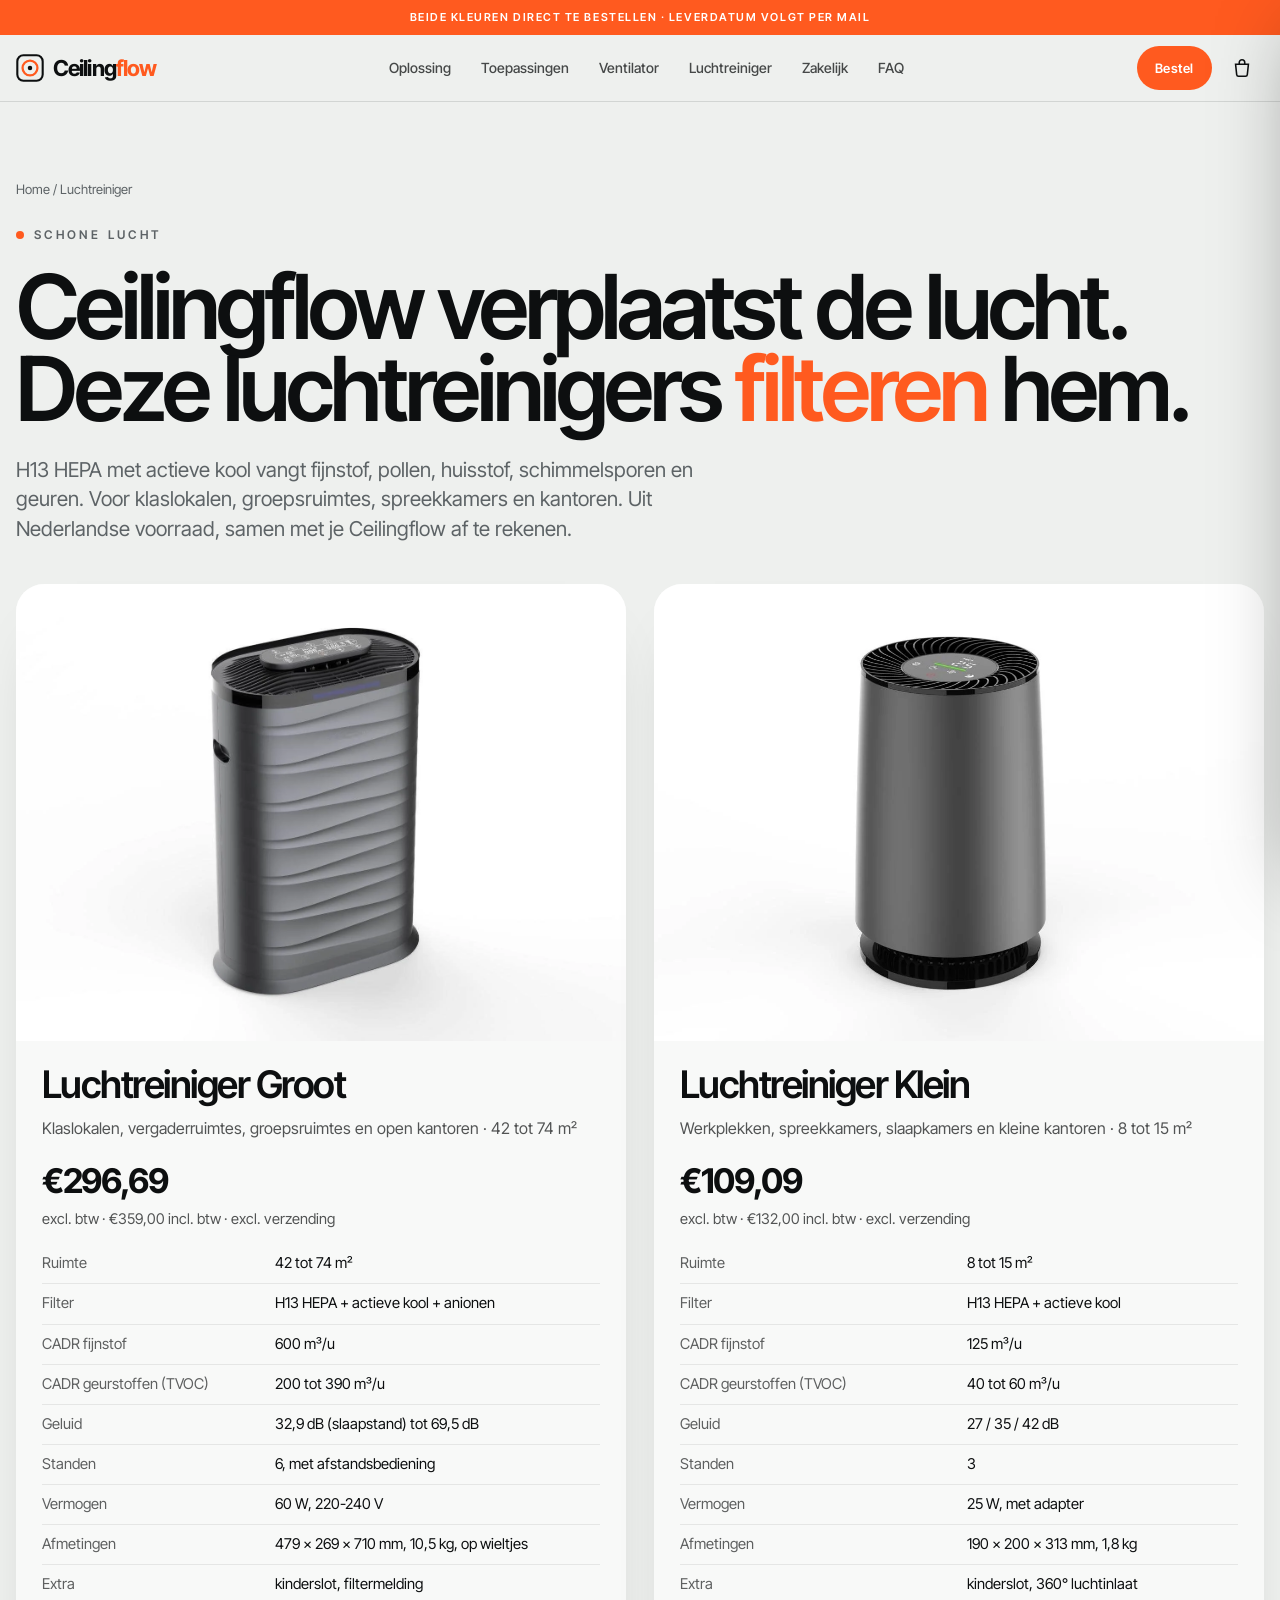
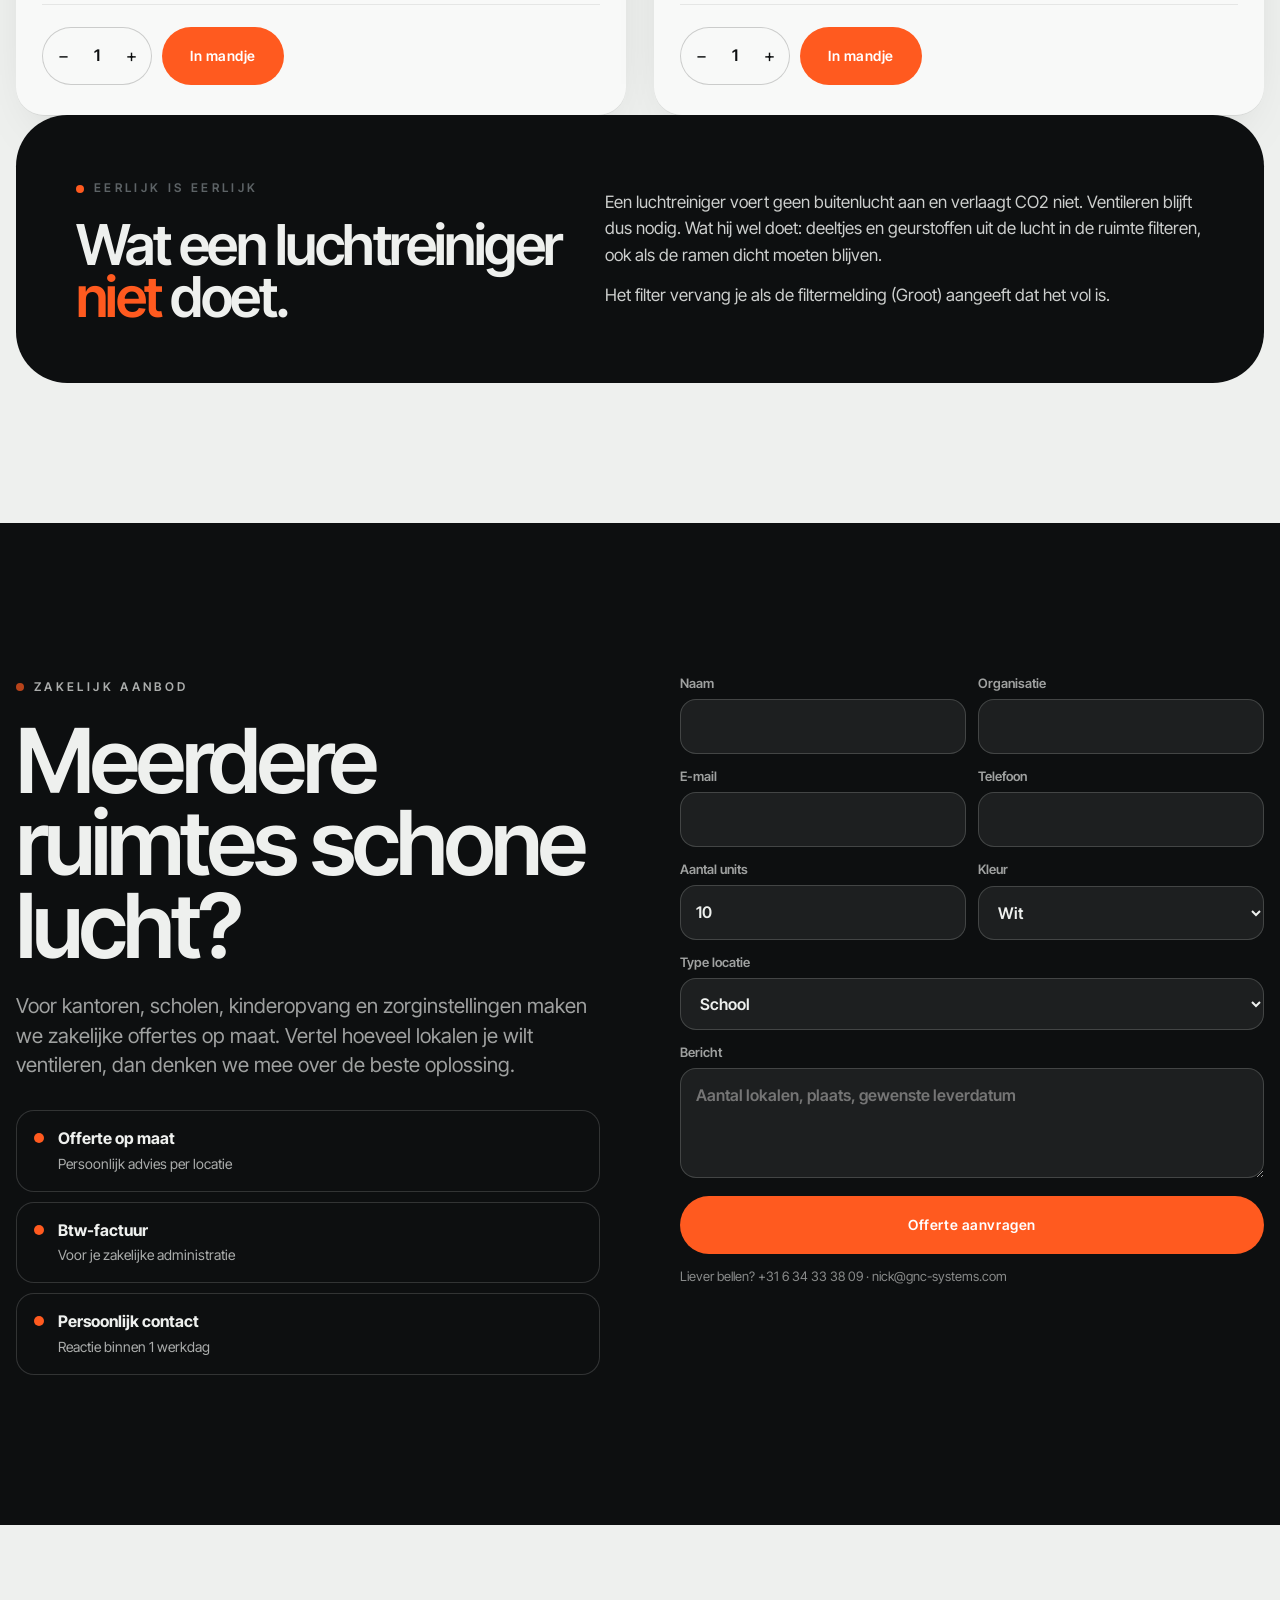
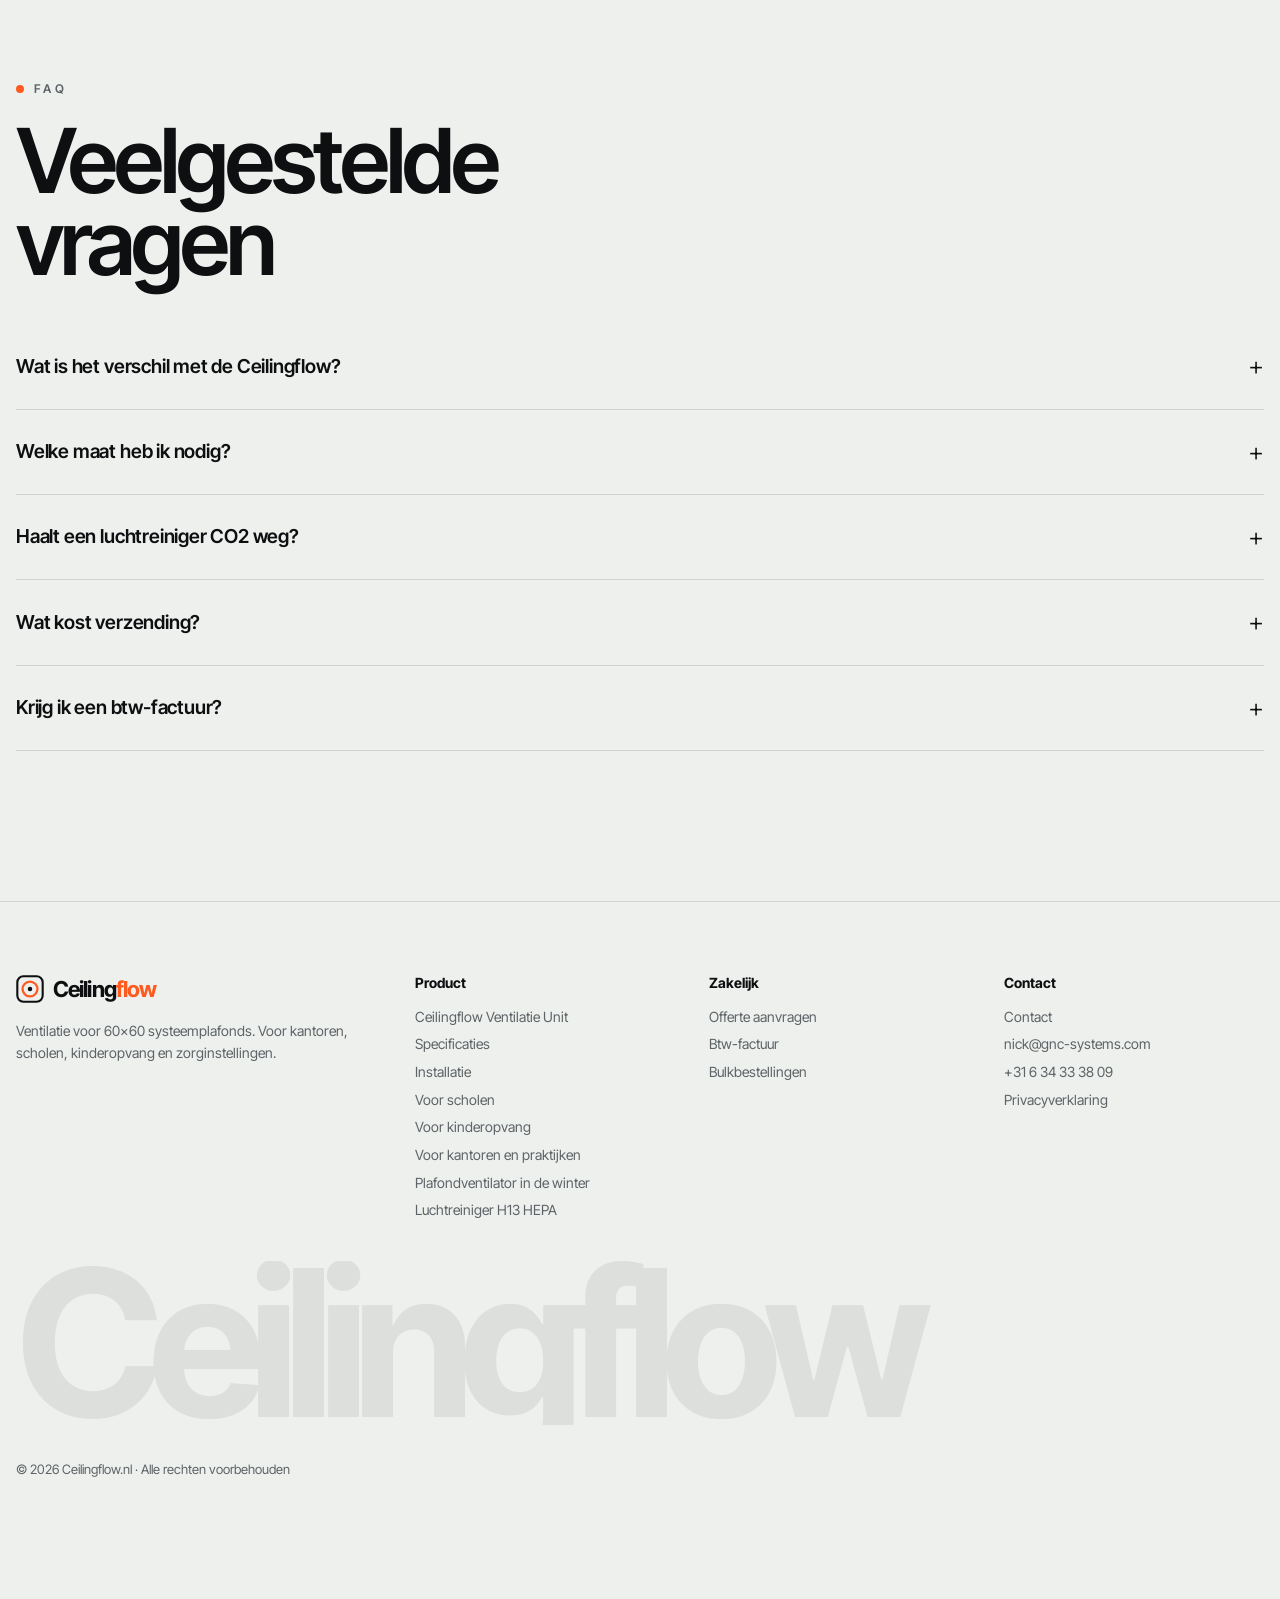
<file: luchtreiniger/index.html>
<!doctype html>
<html lang="nl" data-kleur="wit">
<head>
<meta charset="utf-8">
<meta name="viewport" content="width=device-width, initial-scale=1, viewport-fit=cover">
<title>Luchtreiniger H13 HEPA voor klas en kantoor · Ceilingflow</title>
<meta name="description" content="Luchtreinigers met H13 HEPA en actieve kool. Groot voor 42 tot 74 m² (CADR 600 m³/u, €296,69 excl. btw), Klein voor 8 tot 15 m² (€109,09 excl. btw).">
<link rel="canonical" href="https://ceilingflow.nl/luchtreiniger/">
<meta property="og:type" content="website">
<meta property="og:site_name" content="Ceilingflow">
<meta property="og:locale" content="nl_NL">
<meta property="og:title" content="Luchtreiniger H13 HEPA voor klas en kantoor · Ceilingflow">
<meta property="og:description" content="Luchtreinigers met H13 HEPA en actieve kool. Groot voor 42 tot 74 m² (CADR 600 m³/u, €296,69 excl. btw), Klein voor 8 tot 15 m² (€109,09 excl. btw).">
<meta property="og:url" content="https://ceilingflow.nl/luchtreiniger/">
<meta property="og:image" content="https://ceilingflow.nl/img/og.jpg">
<meta name="twitter:card" content="summary_large_image">
<meta name="theme-color" content="#eef0ee">
<link rel="icon" href="data:image/svg+xml,%3Csvg xmlns=%22http://www.w3.org/2000/svg%22 viewBox=%220 0 64 64%22%3E%3Crect width=%2264%22 height=%2264%22 rx=%2214%22 fill=%22%230d0f10%22/%3E%3Ccircle cx=%2232%22 cy=%2232%22 r=%2218%22 fill=%22none%22 stroke=%22%23ff5a1f%22 stroke-width=%225%22/%3E%3Ccircle cx=%2232%22 cy=%2232%22 r=%225%22 fill=%22%23eef0ee%22/%3E%3C/svg%3E">
<link rel="preconnect" href="https://fonts.googleapis.com"><link rel="preconnect" href="https://fonts.gstatic.com" crossorigin><link href="https://fonts.googleapis.com/css2?family=Inter+Tight:wght@400;500;600;700&display=swap" rel="stylesheet">
<link rel="stylesheet" href="/assets/site.css">
<script>try{var k=new URLSearchParams(location.search).get('kleur')||localStorage.getItem('cf_kleur');if(k==='zwart'||k==='wit')document.documentElement.dataset.kleur=k}catch(e){}</script>
<script defer src="https://stats.1v1battles.com/nv.js" data-website-id="1ebd27a4-63bb-4b8e-ae21-0f3f4cb14564"></script>
<style>
.sh{padding:clamp(40px,6vw,80px) 0 0}
.sh .crumb{font-size:13px;color:var(--soft);margin-bottom:22px}
.sh .row{display:flex;flex-wrap:wrap;gap:12px;margin-top:30px}
.sh .hero-img{width:100%;aspect-ratio:16/8;object-fit:cover;border-radius:clamp(24px,4vw,44px);margin-top:clamp(36px,5vw,60px)}
@media(max-width:700px){.sh .hero-img{aspect-ratio:4/3.4}}
.sec2{padding:clamp(80px,11vw,140px) 0}
.vg{display:grid;gap:12px;margin-top:50px}
@media(min-width:700px){.vg{grid-template-columns:1fr 1fr}}
@media(min-width:1100px){.vg{grid-template-columns:repeat(3,1fr)}}
.vg article{padding:28px;border-radius:var(--r);background:var(--card);box-shadow:inset 0 0 0 1px var(--line)}
.vg h3{font-size:24px;letter-spacing:-.03em;margin-bottom:10px}
.vg p,.soft{color:var(--soft);font-size:15px}
.eerlijk{display:grid;gap:30px;padding:clamp(28px,5vw,60px);border-radius:clamp(28px,4vw,52px);background:var(--inv);color:var(--invink)}
.eerlijk p{font-size:17px;opacity:.85}
.eerlijk p+p{margin-top:14px}
@media(min-width:1000px){.eerlijk{grid-template-columns:1fr 1.2fr;align-items:center}}
.kost{display:grid;gap:40px}
@media(min-width:1000px){.kost{grid-template-columns:1fr 1fr;align-items:center}}
.kost .soft{margin-top:14px}
.kost table{width:100%;border-collapse:collapse;font-size:17px}
.kost th{text-align:left;font-size:13px;color:var(--soft);font-weight:500;padding:0 0 12px}
.kost td{padding:16px 0;border-top:1px solid var(--line)}
.kost td+td,.kost th+th{text-align:right}
.st{display:grid;gap:12px;margin-top:24px}
@media(min-width:800px){.st{grid-template-columns:repeat(3,1fr)}}
.st div{padding:24px;border-radius:22px;box-shadow:inset 0 0 0 1px var(--line)}
.st b{font-size:46px;letter-spacing:-.05em;color:var(--acc);line-height:1}
.st p{margin-top:8px;font-weight:600;font-size:18px}
.st span{display:block;margin-top:6px;color:var(--soft);font-size:15px}
</style><style>
.lrg{display:grid;gap:28px;margin-top:40px}
@media(min-width:900px){.lrg{grid-template-columns:1fr 1fr}}
.lrc{background:var(--card,#fff);border-radius:28px;overflow:hidden;box-shadow:0 1px 0 rgba(0,0,0,.06),0 30px 60px -40px rgba(0,0,0,.35);display:flex;flex-direction:column}
.lrc img{width:100%;aspect-ratio:4/3;object-fit:cover;background:#f1f1f0}
.lrc .in{padding:26px 26px 30px;display:flex;flex-direction:column;gap:14px;flex:1}
.lrc h2{font-size:clamp(28px,3vw,38px);letter-spacing:-.04em;margin:0}
.lrc .vr{opacity:.7;margin:0}
.lrc .pr b{font-size:34px;letter-spacing:-.04em}
.lrc .pr span{display:block;font-size:.92rem;opacity:.7}
.lrc table{width:100%;border-collapse:collapse;font-size:.93rem}
.lrc td{padding:8px 0;border-bottom:1px solid rgba(0,0,0,.08);vertical-align:top}
.lrc td:first-child{opacity:.65;padding-right:14px;white-space:nowrap}
.lrc .act{display:flex;gap:10px;flex-wrap:wrap;margin-top:auto;padding-top:8px}
.lrq{display:inline-flex;align-items:center;border-radius:999px;box-shadow:inset 0 0 0 1px rgba(0,0,0,.18)}
.lrq button{width:42px;height:46px;border:0;background:none;font-size:18px;cursor:pointer;color:inherit}
.lrq span{min-width:26px;text-align:center;font-weight:600}
</style><script type="application/ld+json">[{"@context": "https://schema.org", "@type": "Product", "name": "Luchtreiniger Groot H13 HEPA", "sku": "24-0600", "image": "https://ceilingflow.nl/img/lr600.webp", "description": "Luchtreiniger met H13 HEPA-filter en actieve kool voor 42 tot 74 m².", "brand": {"@type": "Brand", "name": "Ceilingflow"}, "offers": {"@type": "Offer", "price": "359.00", "priceCurrency": "EUR", "availability": "https://schema.org/InStock", "url": "https://ceilingflow.nl/luchtreiniger/#lr600"}}, {"@context": "https://schema.org", "@type": "Product", "name": "Luchtreiniger Klein H13 HEPA", "sku": "24-0125", "image": "https://ceilingflow.nl/img/lr125.webp", "description": "Luchtreiniger met H13 HEPA-filter en actieve kool voor 8 tot 15 m².", "brand": {"@type": "Brand", "name": "Ceilingflow"}, "offers": {"@type": "Offer", "price": "132.00", "priceCurrency": "EUR", "availability": "https://schema.org/InStock", "url": "https://ceilingflow.nl/luchtreiniger/#lr125"}}]</script><script type="application/ld+json">{"@context": "https://schema.org", "@type": "FAQPage", "mainEntity": [{"@type": "Question", "name": "Wat is het verschil met de Ceilingflow?", "acceptedAnswer": {"@type": "Answer", "text": "De Ceilingflow verplaatst lucht: hij koelt in de zomer en brengt warme lucht in de winter terug naar beneden. Een luchtreiniger filtert de lucht: fijnstof, pollen, huisstof, schimmelsporen en geuren blijven achter in het filter. Samen zorgen ze voor frisse én gelijkmatig verdeelde lucht."}}, {"@type": "Question", "name": "Welke maat heb ik nodig?", "acceptedAnswer": {"@type": "Answer", "text": "De Groot is voor ruimtes van 42 tot 74 m², zoals een klaslokaal of groepsruimte. De Klein is voor 8 tot 15 m², zoals een spreekkamer, werkplek of slaapkamer. Twijfel je? Vraag een offerte aan en we rekenen het per ruimte voor je uit."}}, {"@type": "Question", "name": "Haalt een luchtreiniger CO2 weg?", "acceptedAnswer": {"@type": "Answer", "text": "Nee. Een luchtreiniger filtert deeltjes en geurstoffen, maar voert geen buitenlucht aan. Voor CO2 blijft ventileren met buitenlucht nodig."}}, {"@type": "Question", "name": "Wat kost verzending?", "acceptedAnswer": {"@type": "Answer", "text": "Verzending kost per bestelling, ongeacht het aantal: Nederland €9,50, België €18,50, Duitsland en de rest van West-Europa €24,50, overige EU-landen €34,50. Je kunt luchtreinigers en Ceilingflow samen in één bestelling afrekenen."}}, {"@type": "Question", "name": "Krijg ik een btw-factuur?", "acceptedAnswer": {"@type": "Answer", "text": "Ja. Bij elke bestelling krijg je een factuur met btw. Voor meerdere stuks of locaties maken we graag een offerte op maat."}}]}</script>
</head>
<body>
<div class="topbar">Beide kleuren direct te bestellen · leverdatum volgt per mail</div>
<nav class="main"><div class="wrap">
  <a class="logo" href="/" aria-label="Ceilingflow home"><svg viewBox="0 0 32 32" aria-hidden="true"><rect x="1.5" y="1.5" width="29" height="29" rx="7" fill="none" stroke="currentColor" stroke-width="2.4"/><circle cx="16" cy="16" r="8.5" fill="none" stroke="#ff5a1f" stroke-width="2.6"/><circle cx="16" cy="16" r="2.6" fill="currentColor"/></svg><span>Ceiling<i>flow</i></span></a>
  <div class="navl"><a href="/#oplossing">Oplossing</a><a href="/#toepassingen">Toepassingen</a><a href="/ventilator/">Ventilator</a><a href="/luchtreiniger/">Luchtreiniger</a><a href="/#offerte">Zakelijk</a><a href="/#faq">FAQ</a></div>
  <div class="navr">
    <a class="btn acc" href="/ventilator/">Bestel</a>
    <button class="cartbtn" type="button" data-cart-open aria-label="Winkelmandje" hidden><svg width="22" height="22" viewBox="0 0 24 24" fill="none" stroke="currentColor" stroke-width="1.7"><path d="M5 8h14l-1.2 11.2a2 2 0 0 1-2 1.8H8.2a2 2 0 0 1-2-1.8z"/><path d="M9 8V6a3 3 0 0 1 6 0v2"/></svg><span class="cc" data-cart-count></span></button>
  </div>
</div></nav>

<main>
<section class="sh"><div class="wrap">
  <div class="crumb rv"><a href="/">Home</a> / Luchtreiniger</div>
  <span class="eyebrow rv">Schone lucht</span>
  <h1 class="h2 rv d1" style="margin:20px 0 24px">Ceilingflow verplaatst de lucht.<br>Deze luchtreinigers <em>filteren</em> hem.</h1>
  <p class="lead rv d2">H13 HEPA met actieve kool vangt fijnstof, pollen, huisstof, schimmelsporen en geuren. Voor klaslokalen, groepsruimtes, spreekkamers en kantoren. Uit Nederlandse voorraad, samen met je Ceilingflow af te rekenen.</p>
  <div class="lrg"><article class="lrc rv d0" id="lr600">
  <img src="/img/lr600.webp" alt="Luchtreiniger Groot met H13 HEPA-filter voor 42 tot 74 m²" loading="eager">
  <div class="in">
    <h2>Luchtreiniger Groot</h2>
    <p class="vr">Klaslokalen, vergaderruimtes, groepsruimtes en open kantoren · 42 tot 74 m²</p>
    <div class="pr"><b>€296,69</b><span>excl. btw · €359,00 incl. btw · excl. verzending</span></div>
    <table><tr><td>Ruimte</td><td>42 tot 74 m²</td></tr><tr><td>Filter</td><td>H13 HEPA + actieve kool + anionen</td></tr><tr><td>CADR fijnstof</td><td>600 m³/u</td></tr><tr><td>CADR geurstoffen (TVOC)</td><td>200 tot 390 m³/u</td></tr><tr><td>Geluid</td><td>32,9 dB (slaapstand) tot 69,5 dB</td></tr><tr><td>Standen</td><td>6, met afstandsbediening</td></tr><tr><td>Vermogen</td><td>60 W, 220-240 V</td></tr><tr><td>Afmetingen</td><td>479 × 269 × 710 mm, 10,5 kg, op wieltjes</td></tr><tr><td>Extra</td><td>kinderslot, filtermelding</td></tr></table>
    <div class="act"><div class="lrq" data-lrq="lr600"><button type="button" data-d="-1" aria-label="Minder">−</button><span>1</span><button type="button" data-d="1" aria-label="Meer">+</button></div><button class="btn acc" type="button" data-lr-add="lr600" data-umami-event="luchtreiniger-in-mandje-lr600">In mandje</button></div>
  </div>
</article><article class="lrc rv d1" id="lr125">
  <img src="/img/lr125.webp" alt="Luchtreiniger Klein met H13 HEPA-filter voor 8 tot 15 m²" loading="lazy">
  <div class="in">
    <h2>Luchtreiniger Klein</h2>
    <p class="vr">Werkplekken, spreekkamers, slaapkamers en kleine kantoren · 8 tot 15 m²</p>
    <div class="pr"><b>€109,09</b><span>excl. btw · €132,00 incl. btw · excl. verzending</span></div>
    <table><tr><td>Ruimte</td><td>8 tot 15 m²</td></tr><tr><td>Filter</td><td>H13 HEPA + actieve kool</td></tr><tr><td>CADR fijnstof</td><td>125 m³/u</td></tr><tr><td>CADR geurstoffen (TVOC)</td><td>40 tot 60 m³/u</td></tr><tr><td>Geluid</td><td>27 / 35 / 42 dB</td></tr><tr><td>Standen</td><td>3</td></tr><tr><td>Vermogen</td><td>25 W, met adapter</td></tr><tr><td>Afmetingen</td><td>190 × 200 × 313 mm, 1,8 kg</td></tr><tr><td>Extra</td><td>kinderslot, 360° luchtinlaat</td></tr></table>
    <div class="act"><div class="lrq" data-lrq="lr125"><button type="button" data-d="-1" aria-label="Minder">−</button><span>1</span><button type="button" data-d="1" aria-label="Meer">+</button></div><button class="btn acc" type="button" data-lr-add="lr125" data-umami-event="luchtreiniger-in-mandje-lr125">In mandje</button></div>
  </div>
</article></div>
</div></section>

<section class="sec2" style="padding-top:0"><div class="wrap eerlijk rv">
  <div><span class="eyebrow">Eerlijk is eerlijk</span><h2 class="h2" style="margin-top:20px;font-size:clamp(34px,4.4vw,60px)">Wat een luchtreiniger <em>niet</em> doet.</h2></div>
  <div><p>Een luchtreiniger voert geen buitenlucht aan en verlaagt CO2 niet. Ventileren blijft dus nodig. Wat hij wel doet: deeltjes en geurstoffen uit de lucht in de ruimte filteren, ook als de ramen dicht moeten blijven.</p><p>Het filter vervang je als de filtermelding (Groot) aangeeft dat het vol is.</p></div>
</div></section>

<section class="b2b" id="offerte"><div class="wrap">
  <div class="rv">
    <span class="eyebrow" style="color:inherit;opacity:.7">Zakelijk aanbod</span>
    <h2 class="h2" style="margin:22px 0 24px">Meerdere ruimtes schone lucht?</h2>
    <p class="lead">Voor kantoren, scholen, kinderopvang en zorginstellingen maken we zakelijke offertes op maat. Vertel hoeveel lokalen je wilt ventileren, dan denken we mee over de beste oplossing.</p>
    <div class="perks">
      <div><i></i><p><b>Offerte op maat</b><span>Persoonlijk advies per locatie</span></p></div>
      <div><i></i><p><b>Btw-factuur</b><span>Voor je zakelijke administratie</span></p></div>
      <div><i></i><p><b>Persoonlijk contact</b><span>Reactie binnen 1 werkdag</span></p></div>
    </div>
  </div>
  <form class="form rv d2" data-offerte>
    <div class="two"><label>Naam<input name="naam" required autocomplete="name"></label><label>Organisatie<input name="organisatie" autocomplete="organization"></label></div>
    <div class="two"><label>E-mail<input type="email" name="email" required autocomplete="email"></label><label>Telefoon<input type="tel" name="telefoon" autocomplete="tel"></label></div>
    <div class="two"><label>Aantal units<input type="number" name="aantal" min="1" value="10" inputmode="numeric"></label><label>Kleur<select name="kleur"><option>Wit</option><option>Zwart</option><option>Beide</option></select></label></div>
    <label>Type locatie<select name="locatie"><option>School</option><option>Kinderopvang</option><option>Zorginstelling</option><option>Kantoor</option><option>Anders</option></select></label>
    <label>Bericht<textarea name="bericht" placeholder="Aantal lokalen, plaats, gewenste leverdatum"></textarea></label>
    <button class="btn" type="submit">Offerte aanvragen</button>
    <p class="hint">Liever bellen? +31 6 34 33 38 09 · nick@gnc-systems.com</p>
  </form>
</div></section>

<section id="faq" style="padding:clamp(80px,12vw,150px) 0"><div class="wrap" style="display:grid;gap:40px">
  <div class="rv"><span class="eyebrow">FAQ</span><h2 class="h2" style="margin-top:20px">Veelgestelde<br>vragen</h2></div>
  <div><details class="rv"><summary>Wat is het verschil met de Ceilingflow?</summary><div class="a"><p>De Ceilingflow verplaatst lucht: hij koelt in de zomer en brengt warme lucht in de winter terug naar beneden. Een luchtreiniger filtert de lucht: fijnstof, pollen, huisstof, schimmelsporen en geuren blijven achter in het filter. Samen zorgen ze voor frisse én gelijkmatig verdeelde lucht.</p></div></details><details class="rv"><summary>Welke maat heb ik nodig?</summary><div class="a"><p>De Groot is voor ruimtes van 42 tot 74 m², zoals een klaslokaal of groepsruimte. De Klein is voor 8 tot 15 m², zoals een spreekkamer, werkplek of slaapkamer. Twijfel je? Vraag een offerte aan en we rekenen het per ruimte voor je uit.</p></div></details><details class="rv"><summary>Haalt een luchtreiniger CO2 weg?</summary><div class="a"><p>Nee. Een luchtreiniger filtert deeltjes en geurstoffen, maar voert geen buitenlucht aan. Voor CO2 blijft ventileren met buitenlucht nodig.</p></div></details><details class="rv"><summary>Wat kost verzending?</summary><div class="a"><p>Verzending kost per bestelling, ongeacht het aantal: Nederland €9,50, België €18,50, Duitsland en de rest van West-Europa €24,50, overige EU-landen €34,50. Je kunt luchtreinigers en Ceilingflow samen in één bestelling afrekenen.</p></div></details><details class="rv"><summary>Krijg ik een btw-factuur?</summary><div class="a"><p>Ja. Bij elke bestelling krijg je een factuur met btw. Voor meerdere stuks of locaties maken we graag een offerte op maat.</p></div></details></div>
</div></section>

</main>
<footer><div class="wrap">
  <div><a class="logo" href="/" style="color:var(--ink)"><svg viewBox="0 0 32 32" aria-hidden="true"><rect x="1.5" y="1.5" width="29" height="29" rx="7" fill="none" stroke="currentColor" stroke-width="2.4"/><circle cx="16" cy="16" r="8.5" fill="none" stroke="#ff5a1f" stroke-width="2.6"/><circle cx="16" cy="16" r="2.6" fill="currentColor"/></svg><span>Ceiling<i>flow</i></span></a><p style="margin-top:14px;max-width:26em">Ventilatie voor 60×60 systeemplafonds. Voor kantoren, scholen, kinderopvang en zorginstellingen.</p></div>
  <div><h4>Product</h4><ul><li><a href="/ventilator/">Ceilingflow Ventilatie Unit</a></li><li><a href="/ventilator/#specs">Specificaties</a></li><li><a href="/#installatie">Installatie</a></li><li><a href="/scholen/">Voor scholen</a></li><li><a href="/kinderopvang/">Voor kinderopvang</a></li><li><a href="/kantoor/">Voor kantoren en praktijken</a></li><li><a href="/winter/">Plafondventilator in de winter</a></li><li><a href="/luchtreiniger/">Luchtreiniger H13 HEPA</a></li></ul></div>
  <div><h4>Zakelijk</h4><ul><li><a href="/#offerte">Offerte aanvragen</a></li><li>Btw-factuur</li><li>Bulkbestellingen</li></ul></div>
  <div><h4>Contact</h4><ul><li><a href="/contact/">Contact</a></li><li><a href="mailto:nick@gnc-systems.com">nick@gnc-systems.com</a></li><li><a href="tel:+31634333809">+31 6 34 33 38 09</a></li><li><a href="/privacy/">Privacyverklaring</a></li></ul></div>
  <div class="big" aria-hidden="true">Ceilingflow</div>
  <p style="grid-column:1/-1;font-size:13px">© 2026 Ceilingflow.nl · Alle rechten voorbehouden</p>
</div></footer>
<div class="toast" id="toast" role="status"></div>
<script src="/assets/shop.js"></script>
<script>
document.querySelectorAll('[data-lrq]').forEach(q => q.addEventListener('click', e => {{ const b = e.target.closest('[data-d]'); if (!b) return; const s = q.querySelector('span'); s.textContent = Math.max(1, Math.min(99, +s.textContent + +b.dataset.d)); }}));
document.querySelectorAll('[data-lr-add]').forEach(b => b.addEventListener('click', () => {{ const k = b.dataset.lrAdd; const q = +document.querySelector('[data-lrq="' + k + '"] span').textContent || 1; window.CF && CF.add(k, q); }}));
</script>
</body>
</html>
</file>
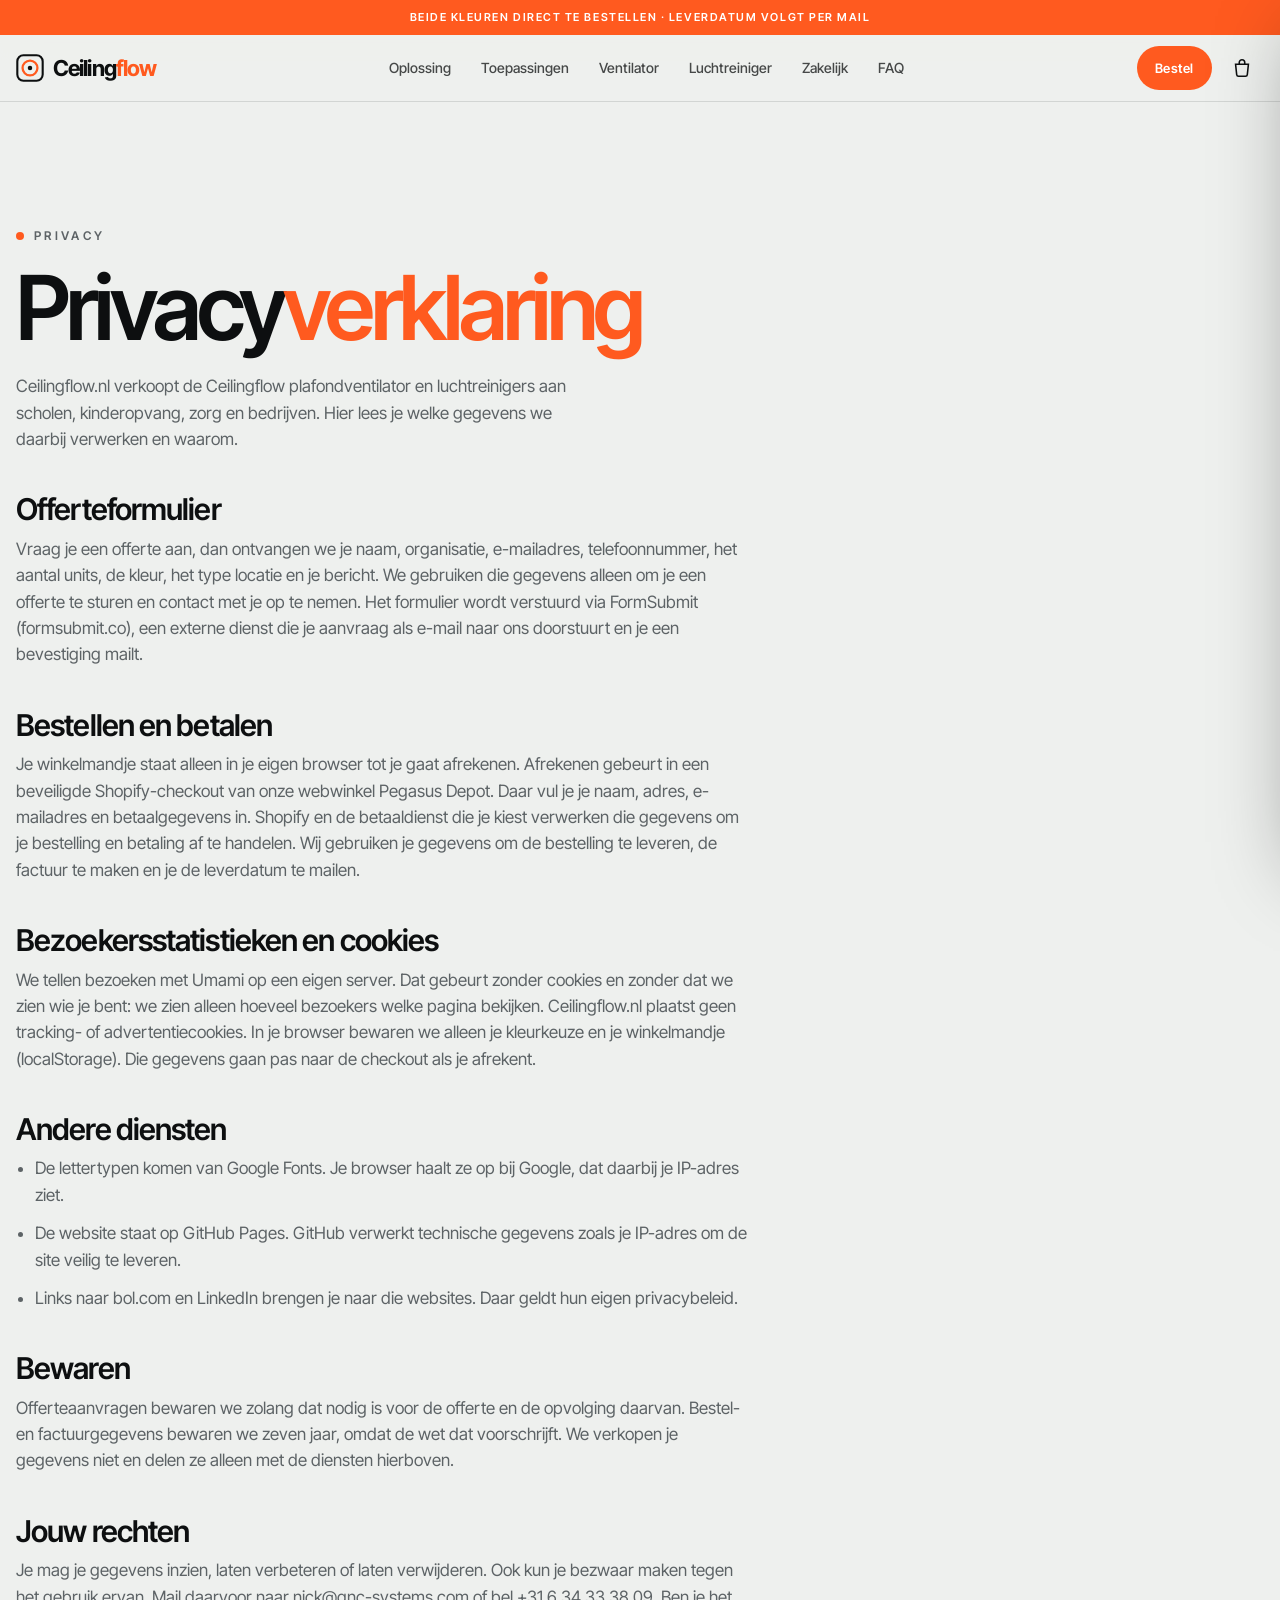
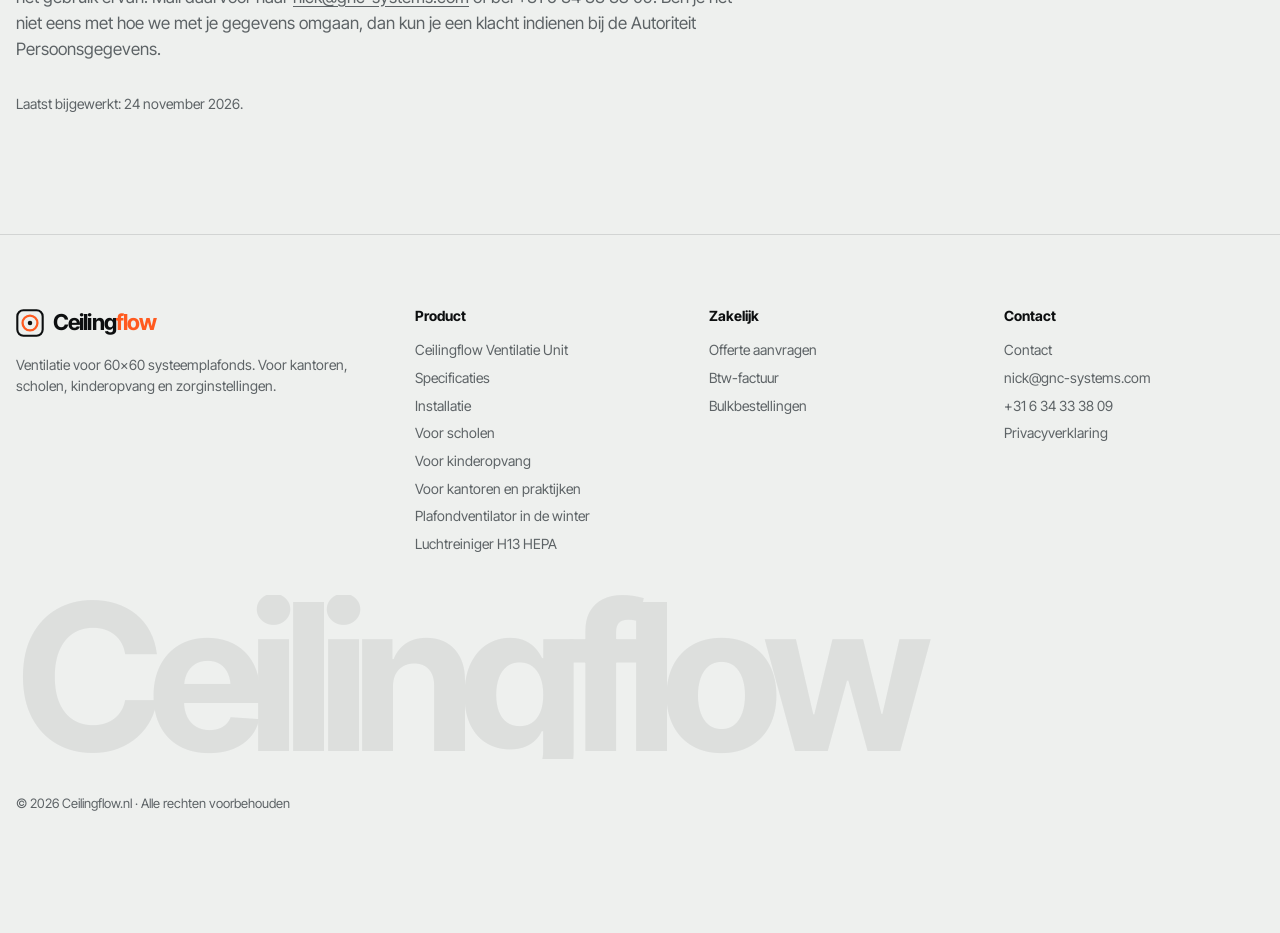
<file: privacy/index.html>
<!doctype html>
<html lang="nl" data-kleur="wit">
<head>
<meta charset="utf-8">
<meta name="viewport" content="width=device-width, initial-scale=1, viewport-fit=cover">
<title>Privacyverklaring · Ceilingflow</title>
<meta name="description" content="Welke gegevens Ceilingflow.nl verwerkt bij het offerteformulier en bij bestellen, welke diensten we gebruiken en welke rechten je hebt. Geen trackingcookies.">
<link rel="canonical" href="https://ceilingflow.nl/privacy/">
<meta property="og:type" content="website">
<meta property="og:site_name" content="Ceilingflow">
<meta property="og:locale" content="nl_NL">
<meta property="og:title" content="Privacyverklaring · Ceilingflow">
<meta property="og:description" content="Welke gegevens Ceilingflow.nl verwerkt bij het offerteformulier en bij bestellen, welke diensten we gebruiken en welke rechten je hebt. Geen trackingcookies.">
<meta property="og:url" content="https://ceilingflow.nl/privacy/">
<meta property="og:image" content="https://ceilingflow.nl/img/og.jpg">
<meta name="twitter:card" content="summary_large_image">
<meta name="theme-color" content="#eef0ee">
<link rel="icon" href="data:image/svg+xml,%3Csvg xmlns=%22http://www.w3.org/2000/svg%22 viewBox=%220 0 64 64%22%3E%3Crect width=%2264%22 height=%2264%22 rx=%2214%22 fill=%22%230d0f10%22/%3E%3Ccircle cx=%2232%22 cy=%2232%22 r=%2218%22 fill=%22none%22 stroke=%22%23ff5a1f%22 stroke-width=%225%22/%3E%3Ccircle cx=%2232%22 cy=%2232%22 r=%225%22 fill=%22%23eef0ee%22/%3E%3C/svg%3E">
<link rel="preconnect" href="https://fonts.googleapis.com"><link rel="preconnect" href="https://fonts.gstatic.com" crossorigin><link href="https://fonts.googleapis.com/css2?family=Inter+Tight:wght@400;500;600;700&display=swap" rel="stylesheet">
<link rel="stylesheet" href="/assets/site.css">
<script>try{var k=new URLSearchParams(location.search).get('kleur')||localStorage.getItem('cf_kleur');if(k==='zwart'||k==='wit')document.documentElement.dataset.kleur=k}catch(e){}</script>
<script defer src="https://stats.1v1battles.com/nv.js" data-website-id="1ebd27a4-63bb-4b8e-ae21-0f3f4cb14564"></script>
<style>
.prose{max-width:46em;padding:clamp(60px,10vw,120px) 0}
.prose h1{margin:20px 0 24px}
.prose h2{font-size:clamp(22px,2.4vw,30px);letter-spacing:-.03em;margin:44px 0 12px}
.prose p,.prose li{color:var(--soft);font-size:17px;line-height:1.55;margin-top:12px}
.prose ul{padding-left:1.2em}
.prose a{text-decoration:underline;text-underline-offset:3px}
.prose .cards{display:grid;gap:12px;margin-top:30px}
@media(min-width:700px){.prose .cards{grid-template-columns:1fr 1fr}}
.prose .cards div{padding:22px;border-radius:var(--r);background:var(--card);box-shadow:inset 0 0 0 1px var(--line)}
.prose .cards b{display:block;font-size:18px;color:var(--ink);margin-bottom:6px}
</style><script type="application/ld+json">{"@context": "https://schema.org", "@type": "BreadcrumbList", "itemListElement": [{"@type": "ListItem", "position": 1, "name": "Home", "item": "https://ceilingflow.nl/"}, {"@type": "ListItem", "position": 2, "name": "Privacyverklaring", "item": "https://ceilingflow.nl/privacy/"}]}</script>
</head>
<body>
<div class="topbar">Beide kleuren direct te bestellen · leverdatum volgt per mail</div>
<nav class="main"><div class="wrap">
  <a class="logo" href="/" aria-label="Ceilingflow home"><svg viewBox="0 0 32 32" aria-hidden="true"><rect x="1.5" y="1.5" width="29" height="29" rx="7" fill="none" stroke="currentColor" stroke-width="2.4"/><circle cx="16" cy="16" r="8.5" fill="none" stroke="#ff5a1f" stroke-width="2.6"/><circle cx="16" cy="16" r="2.6" fill="currentColor"/></svg><span>Ceiling<i>flow</i></span></a>
  <div class="navl"><a href="/#oplossing">Oplossing</a><a href="/#toepassingen">Toepassingen</a><a href="/ventilator/">Ventilator</a><a href="/luchtreiniger/">Luchtreiniger</a><a href="/#offerte">Zakelijk</a><a href="/#faq">FAQ</a></div>
  <div class="navr">
    <a class="btn acc" href="/ventilator/">Bestel</a>
    <button class="cartbtn" type="button" data-cart-open aria-label="Winkelmandje" hidden><svg width="22" height="22" viewBox="0 0 24 24" fill="none" stroke="currentColor" stroke-width="1.7"><path d="M5 8h14l-1.2 11.2a2 2 0 0 1-2 1.8H8.2a2 2 0 0 1-2-1.8z"/><path d="M9 8V6a3 3 0 0 1 6 0v2"/></svg><span class="cc" data-cart-count></span></button>
  </div>
</div></nav>

<main class="wrap"><div class="prose">
  <span class="eyebrow">Privacy</span>
  <h1 class="h2">Privacy<em>verklaring</em></h1>
  <p class="lead">Ceilingflow.nl verkoopt de Ceilingflow plafondventilator en luchtreinigers aan scholen, kinderopvang, zorg en bedrijven. Hier lees je welke gegevens we daarbij verwerken en waarom.</p>
  <h2>Offerteformulier</h2>
  <p>Vraag je een offerte aan, dan ontvangen we je naam, organisatie, e-mailadres, telefoonnummer, het aantal units, de kleur, het type locatie en je bericht. We gebruiken die gegevens alleen om je een offerte te sturen en contact met je op te nemen. Het formulier wordt verstuurd via FormSubmit (formsubmit.co), een externe dienst die je aanvraag als e-mail naar ons doorstuurt en je een bevestiging mailt.</p>
  <h2>Bestellen en betalen</h2>
  <p>Je winkelmandje staat alleen in je eigen browser tot je gaat afrekenen. Afrekenen gebeurt in een beveiligde Shopify-checkout van onze webwinkel Pegasus Depot. Daar vul je je naam, adres, e-mailadres en betaalgegevens in. Shopify en de betaaldienst die je kiest verwerken die gegevens om je bestelling en betaling af te handelen. Wij gebruiken je gegevens om de bestelling te leveren, de factuur te maken en je de leverdatum te mailen.</p>
  <h2>Bezoekersstatistieken en cookies</h2>
  <p>We tellen bezoeken met Umami op een eigen server. Dat gebeurt zonder cookies en zonder dat we zien wie je bent: we zien alleen hoeveel bezoekers welke pagina bekijken. Ceilingflow.nl plaatst geen tracking- of advertentiecookies. In je browser bewaren we alleen je kleurkeuze en je winkelmandje (localStorage). Die gegevens gaan pas naar de checkout als je afrekent.</p>
  <h2>Andere diensten</h2>
  <ul>
    <li>De lettertypen komen van Google Fonts. Je browser haalt ze op bij Google, dat daarbij je IP-adres ziet.</li>
    <li>De website staat op GitHub Pages. GitHub verwerkt technische gegevens zoals je IP-adres om de site veilig te leveren.</li>
    <li>Links naar bol.com en LinkedIn brengen je naar die websites. Daar geldt hun eigen privacybeleid.</li>
  </ul>
  <h2>Bewaren</h2>
  <p>Offerteaanvragen bewaren we zolang dat nodig is voor de offerte en de opvolging daarvan. Bestel- en factuurgegevens bewaren we zeven jaar, omdat de wet dat voorschrijft. We verkopen je gegevens niet en delen ze alleen met de diensten hierboven.</p>
  <h2>Jouw rechten</h2>
  <p>Je mag je gegevens inzien, laten verbeteren of laten verwijderen. Ook kun je bezwaar maken tegen het gebruik ervan. Mail daarvoor naar <a href="mailto:nick@gnc-systems.com">nick@gnc-systems.com</a> of bel +31 6 34 33 38 09. Ben je het niet eens met hoe we met je gegevens omgaan, dan kun je een klacht indienen bij de Autoriteit Persoonsgegevens.</p>
  <p style="margin-top:30px;font-size:14px">Laatst bijgewerkt: 24 november 2026.</p>
</div></main>
<footer><div class="wrap">
  <div><a class="logo" href="/" style="color:var(--ink)"><svg viewBox="0 0 32 32" aria-hidden="true"><rect x="1.5" y="1.5" width="29" height="29" rx="7" fill="none" stroke="currentColor" stroke-width="2.4"/><circle cx="16" cy="16" r="8.5" fill="none" stroke="#ff5a1f" stroke-width="2.6"/><circle cx="16" cy="16" r="2.6" fill="currentColor"/></svg><span>Ceiling<i>flow</i></span></a><p style="margin-top:14px;max-width:26em">Ventilatie voor 60×60 systeemplafonds. Voor kantoren, scholen, kinderopvang en zorginstellingen.</p></div>
  <div><h4>Product</h4><ul><li><a href="/ventilator/">Ceilingflow Ventilatie Unit</a></li><li><a href="/ventilator/#specs">Specificaties</a></li><li><a href="/#installatie">Installatie</a></li><li><a href="/scholen/">Voor scholen</a></li><li><a href="/kinderopvang/">Voor kinderopvang</a></li><li><a href="/kantoor/">Voor kantoren en praktijken</a></li><li><a href="/winter/">Plafondventilator in de winter</a></li><li><a href="/luchtreiniger/">Luchtreiniger H13 HEPA</a></li></ul></div>
  <div><h4>Zakelijk</h4><ul><li><a href="/#offerte">Offerte aanvragen</a></li><li>Btw-factuur</li><li>Bulkbestellingen</li></ul></div>
  <div><h4>Contact</h4><ul><li><a href="/contact/">Contact</a></li><li><a href="mailto:nick@gnc-systems.com">nick@gnc-systems.com</a></li><li><a href="tel:+31634333809">+31 6 34 33 38 09</a></li><li><a href="/privacy/">Privacyverklaring</a></li></ul></div>
  <div class="big" aria-hidden="true">Ceilingflow</div>
  <p style="grid-column:1/-1;font-size:13px">© 2026 Ceilingflow.nl · Alle rechten voorbehouden</p>
</div></footer>
<div class="toast" id="toast" role="status"></div>
<script src="/assets/shop.js"></script>
</body>
</html>
</file>
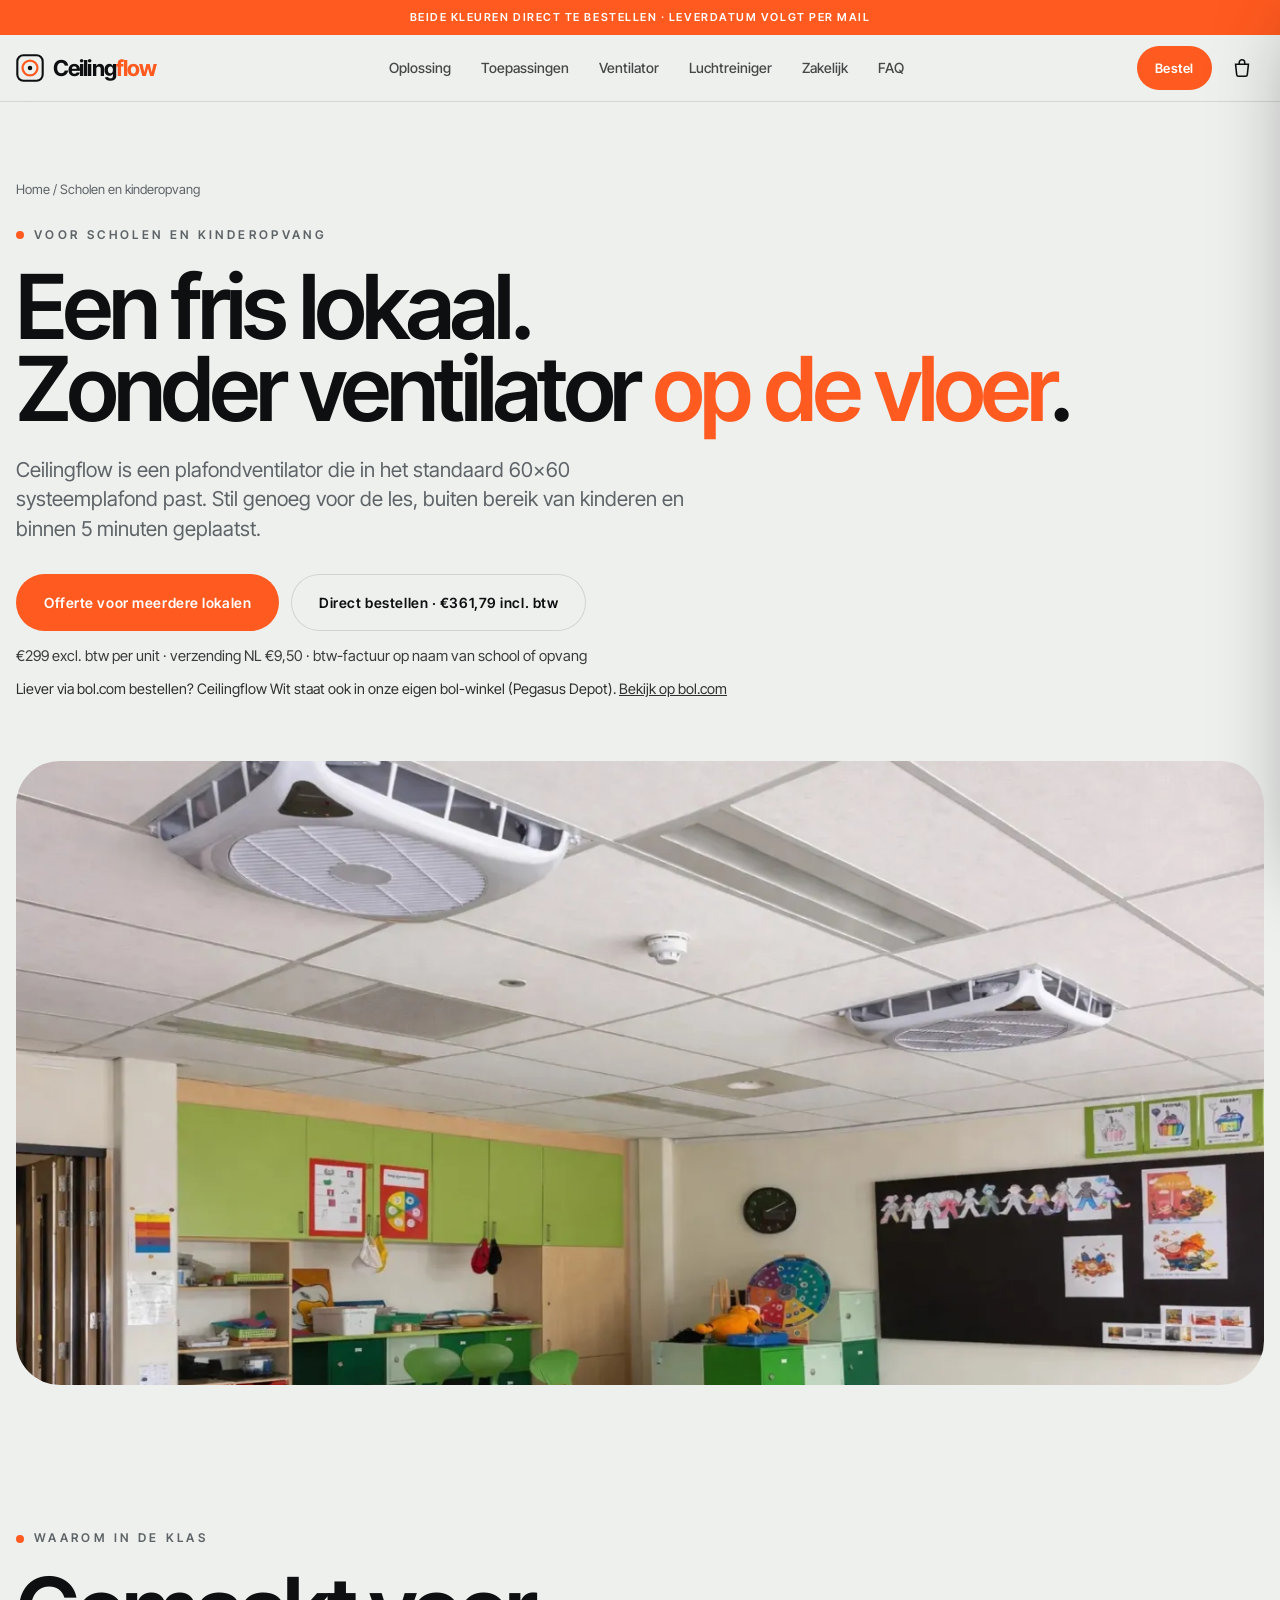
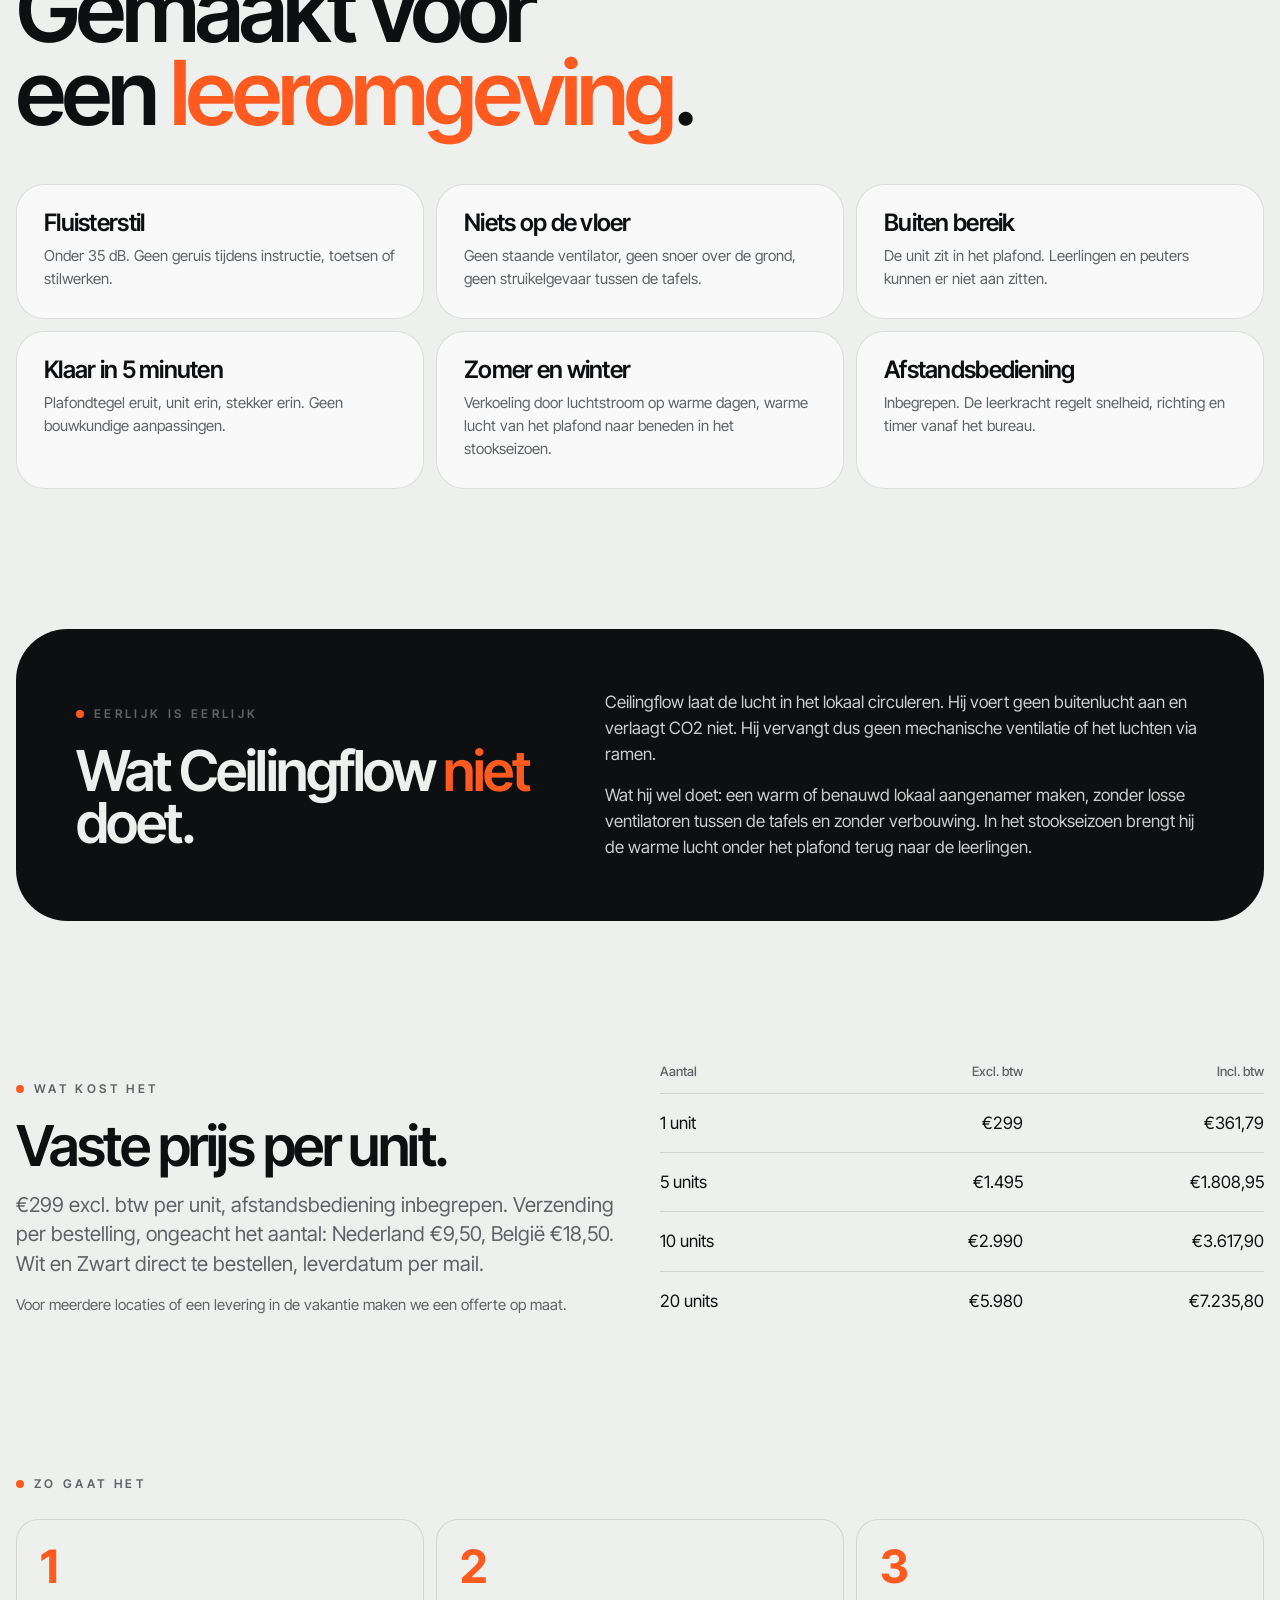
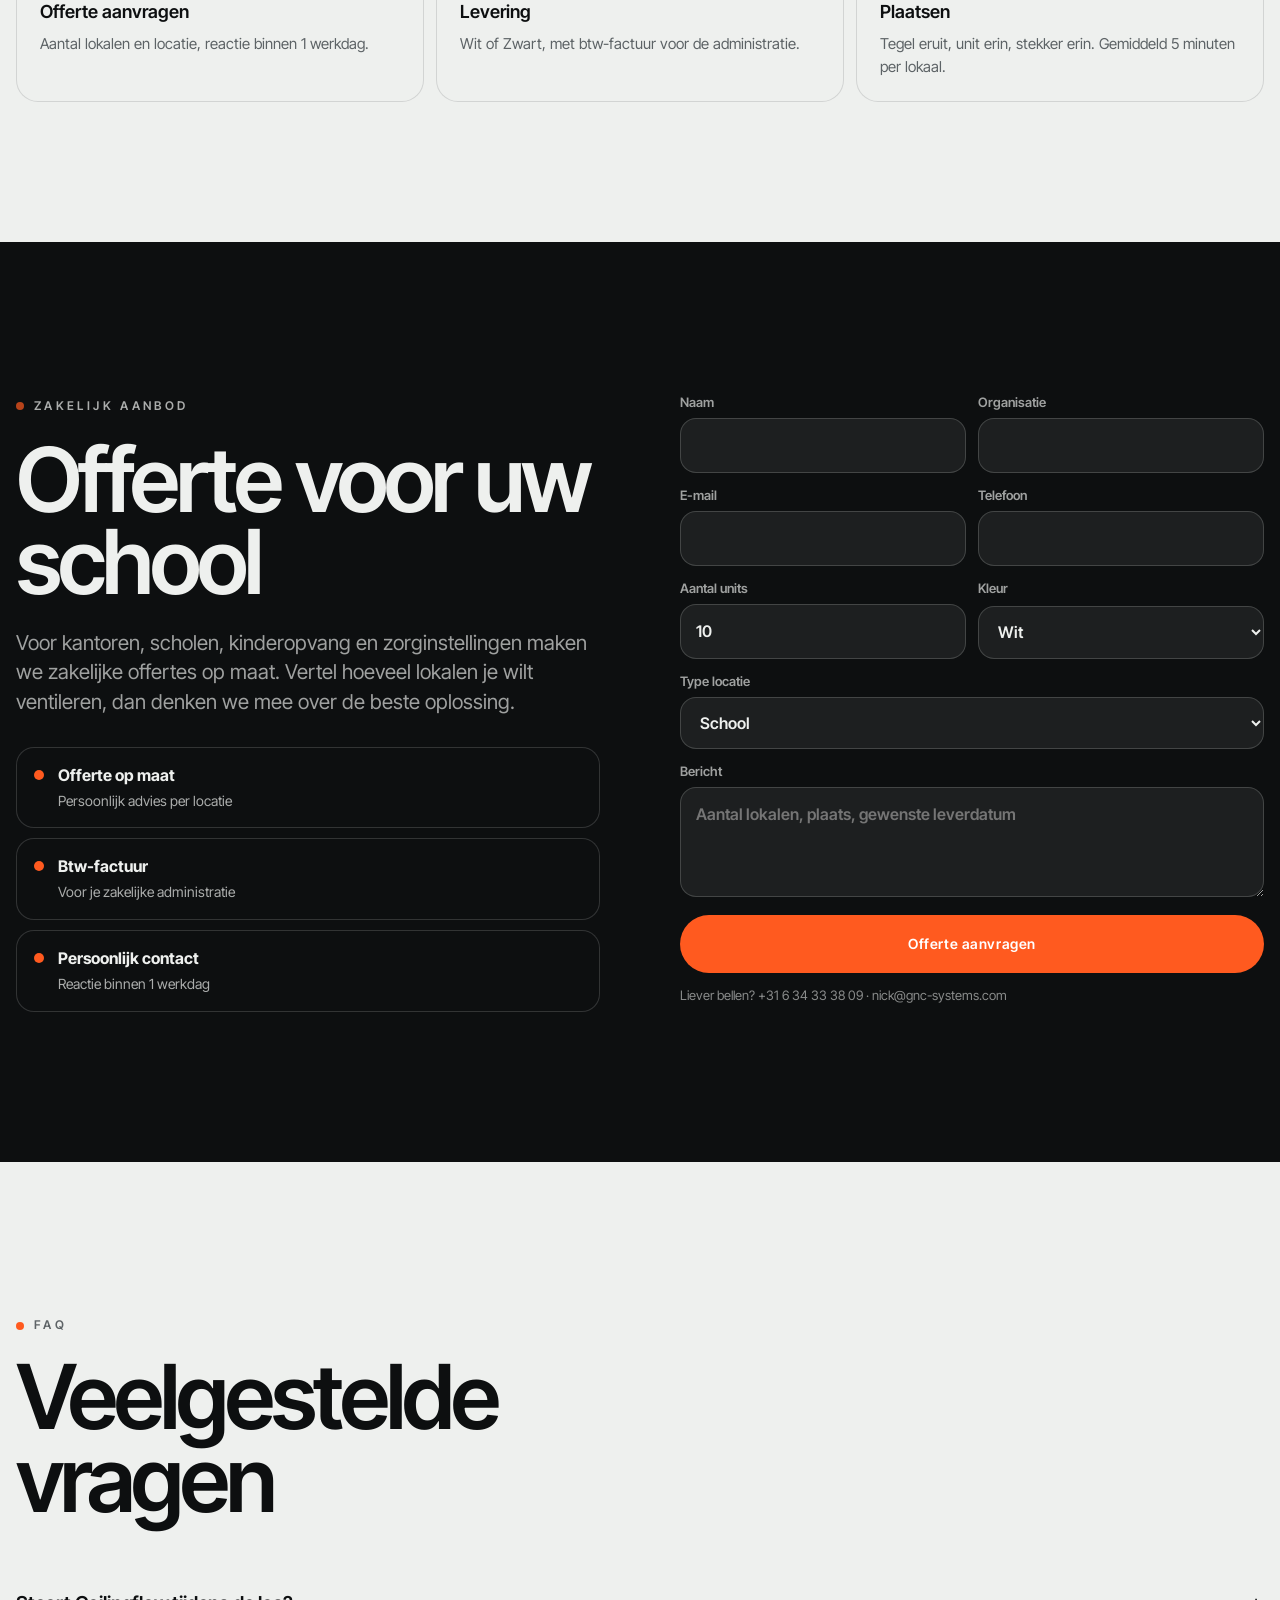
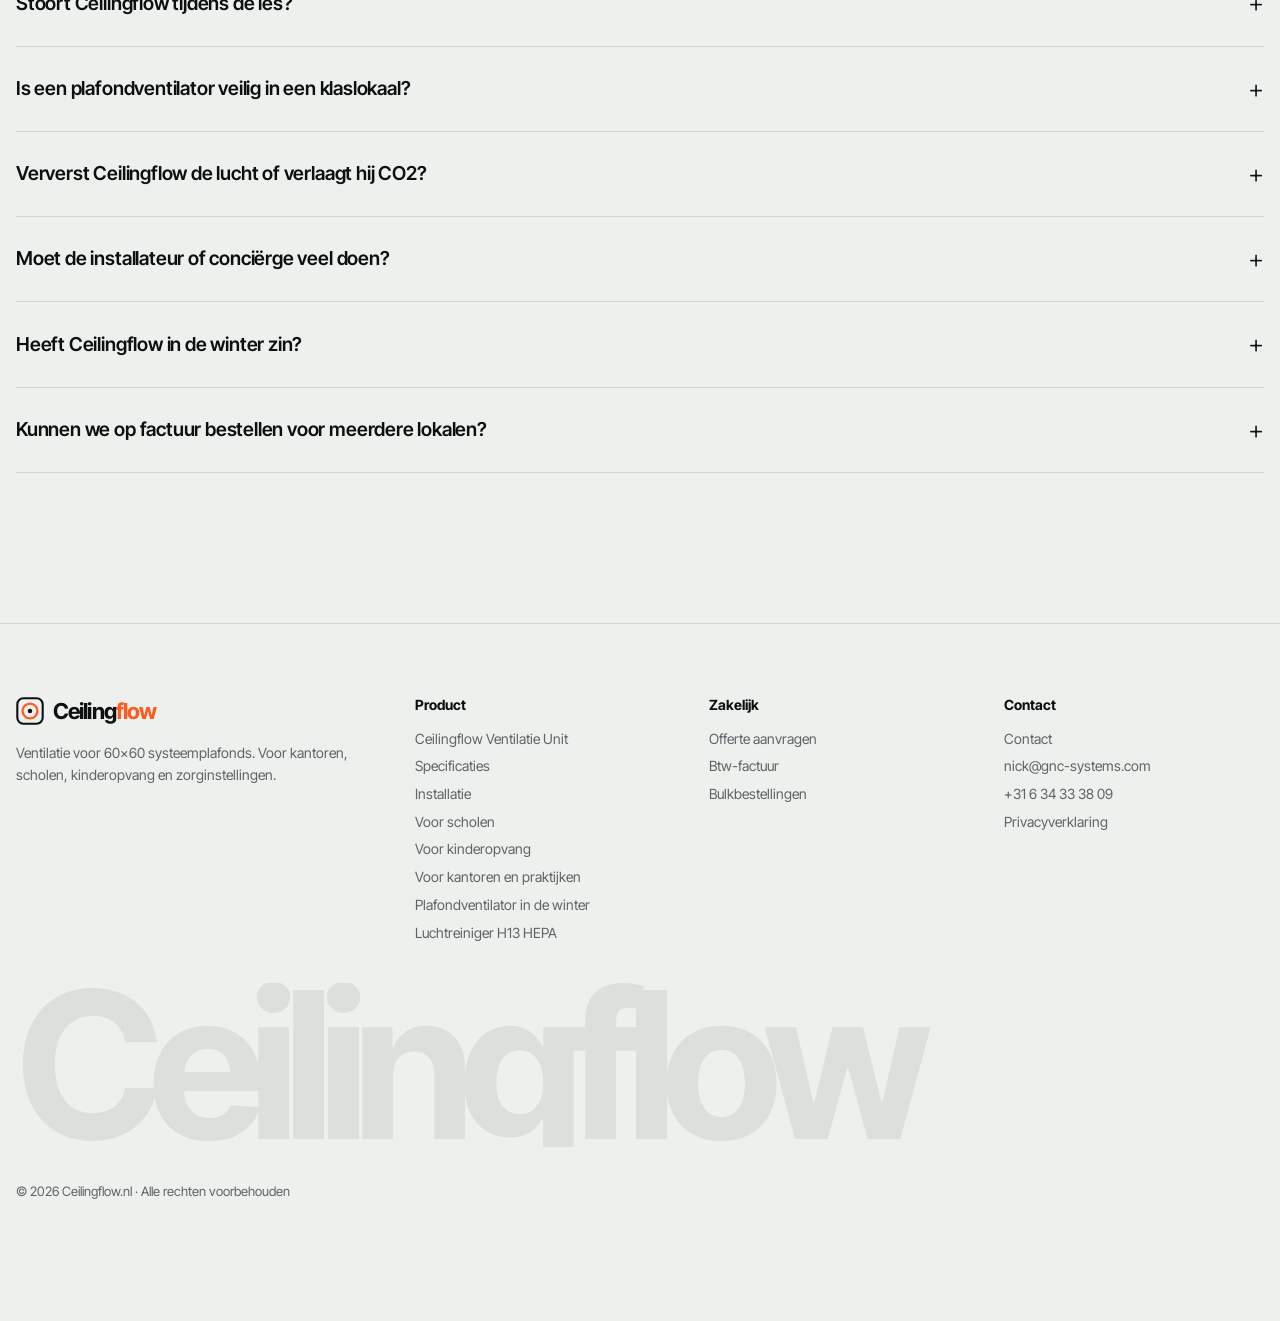
<file: scholen/index.html>
<!doctype html>
<html lang="nl" data-kleur="wit">
<head>
<meta charset="utf-8">
<meta name="viewport" content="width=device-width, initial-scale=1, viewport-fit=cover">
<title>Plafondventilator voor klaslokalen · Ceilingflow voor scholen</title>
<meta name="description" content="Stille plafondventilator voor het 60x60 systeemplafond in klaslokalen. Onder 35 dB, niets op de vloer, in 5 minuten geplaatst. €299 excl. btw, offerte per school.">
<link rel="canonical" href="https://ceilingflow.nl/scholen/">
<meta property="og:type" content="website">
<meta property="og:site_name" content="Ceilingflow">
<meta property="og:locale" content="nl_NL">
<meta property="og:title" content="Plafondventilator voor klaslokalen · Ceilingflow voor scholen">
<meta property="og:description" content="Stille plafondventilator voor het 60x60 systeemplafond in klaslokalen. Onder 35 dB, niets op de vloer, in 5 minuten geplaatst. €299 excl. btw, offerte per school.">
<meta property="og:url" content="https://ceilingflow.nl/scholen/">
<meta property="og:image" content="https://ceilingflow.nl/img/og.jpg">
<meta name="twitter:card" content="summary_large_image">
<meta name="theme-color" content="#eef0ee">
<link rel="icon" href="data:image/svg+xml,%3Csvg xmlns=%22http://www.w3.org/2000/svg%22 viewBox=%220 0 64 64%22%3E%3Crect width=%2264%22 height=%2264%22 rx=%2214%22 fill=%22%230d0f10%22/%3E%3Ccircle cx=%2232%22 cy=%2232%22 r=%2218%22 fill=%22none%22 stroke=%22%23ff5a1f%22 stroke-width=%225%22/%3E%3Ccircle cx=%2232%22 cy=%2232%22 r=%225%22 fill=%22%23eef0ee%22/%3E%3C/svg%3E">
<link rel="preconnect" href="https://fonts.googleapis.com"><link rel="preconnect" href="https://fonts.gstatic.com" crossorigin><link href="https://fonts.googleapis.com/css2?family=Inter+Tight:wght@400;500;600;700&display=swap" rel="stylesheet">
<link rel="stylesheet" href="/assets/site.css">
<script>try{var k=new URLSearchParams(location.search).get('kleur')||localStorage.getItem('cf_kleur');if(k==='zwart'||k==='wit')document.documentElement.dataset.kleur=k}catch(e){}</script>
<script defer src="https://stats.1v1battles.com/nv.js" data-website-id="1ebd27a4-63bb-4b8e-ae21-0f3f4cb14564"></script>
<style>
.sh{padding:clamp(40px,6vw,80px) 0 0}
.sh .crumb{font-size:13px;color:var(--soft);margin-bottom:22px}
.sh .row{display:flex;flex-wrap:wrap;gap:12px;margin-top:30px}
.sh .hero-img{width:100%;aspect-ratio:16/8;object-fit:cover;border-radius:clamp(24px,4vw,44px);margin-top:clamp(36px,5vw,60px)}
@media(max-width:700px){.sh .hero-img{aspect-ratio:4/3.4}}
.sec2{padding:clamp(80px,11vw,140px) 0}
.vg{display:grid;gap:12px;margin-top:50px}
@media(min-width:700px){.vg{grid-template-columns:1fr 1fr}}
@media(min-width:1100px){.vg{grid-template-columns:repeat(3,1fr)}}
.vg article{padding:28px;border-radius:var(--r);background:var(--card);box-shadow:inset 0 0 0 1px var(--line)}
.vg h3{font-size:24px;letter-spacing:-.03em;margin-bottom:10px}
.vg p,.soft{color:var(--soft);font-size:15px}
.eerlijk{display:grid;gap:30px;padding:clamp(28px,5vw,60px);border-radius:clamp(28px,4vw,52px);background:var(--inv);color:var(--invink)}
.eerlijk p{font-size:17px;opacity:.85}
.eerlijk p+p{margin-top:14px}
@media(min-width:1000px){.eerlijk{grid-template-columns:1fr 1.2fr;align-items:center}}
.kost{display:grid;gap:40px}
@media(min-width:1000px){.kost{grid-template-columns:1fr 1fr;align-items:center}}
.kost .soft{margin-top:14px}
.kost table{width:100%;border-collapse:collapse;font-size:17px}
.kost th{text-align:left;font-size:13px;color:var(--soft);font-weight:500;padding:0 0 12px}
.kost td{padding:16px 0;border-top:1px solid var(--line)}
.kost td+td,.kost th+th{text-align:right}
.st{display:grid;gap:12px;margin-top:24px}
@media(min-width:800px){.st{grid-template-columns:repeat(3,1fr)}}
.st div{padding:24px;border-radius:22px;box-shadow:inset 0 0 0 1px var(--line)}
.st b{font-size:46px;letter-spacing:-.05em;color:var(--acc);line-height:1}
.st p{margin-top:8px;font-weight:600;font-size:18px}
.st span{display:block;margin-top:6px;color:var(--soft);font-size:15px}
</style><script type="application/ld+json">{"@context": "https://schema.org", "@type": "FAQPage", "mainEntity": [{"@type": "Question", "name": "Stoort Ceilingflow tijdens de les?", "acceptedAnswer": {"@type": "Answer", "text": "Nee. Ceilingflow werkt onder 35 dB, vergelijkbaar met een zachte fluisterstem. Dat is stil genoeg voor lessen, toetsen en de slaapruimte van de kinderopvang."}}, {"@type": "Question", "name": "Is een plafondventilator veilig in een klaslokaal?", "acceptedAnswer": {"@type": "Answer", "text": "Ceilingflow zit in het systeemplafond, buiten bereik van leerlingen. Er staat niets op de vloer en er lopen geen snoeren door het lokaal, dus geen struikelgevaar. De unit is IP44, CE- en RoHS-gecertificeerd."}}, {"@type": "Question", "name": "Ververst Ceilingflow de lucht of verlaagt hij CO2?", "acceptedAnswer": {"@type": "Answer", "text": "Nee. Ceilingflow brengt de lucht in het lokaal in beweging, hij voert geen buitenlucht aan en verlaagt CO2 niet. Hij vervangt dus geen mechanische ventilatie of luchten via ramen, maar maakt een warm of benauwd lokaal wel aangenamer."}}, {"@type": "Question", "name": "Moet de installateur of conciërge veel doen?", "acceptedAnswer": {"@type": "Answer", "text": "Nee. Plafondtegel eruit, Ceilingflow in het 60×60 rooster, stekker in het stopcontact. Gemiddeld minder dan 5 minuten per unit, zonder bouwkundige aanpassingen of speciaal gereedschap. Er moet wel een stopcontact binnen bereik boven het plafond zitten."}}, {"@type": "Question", "name": "Heeft Ceilingflow in de winter zin?", "acceptedAnswer": {"@type": "Answer", "text": "Ja. Warme lucht van de verwarming blijft vaak onder het plafond hangen. Door de lucht rond te laten gaan, komt die warmte beter bij de tafels terecht. In de zomer koelt de luchtstroom zelf."}}, {"@type": "Question", "name": "Kunnen we op factuur bestellen voor meerdere lokalen?", "acceptedAnswer": {"@type": "Answer", "text": "Ja. Je ontvangt altijd een btw-factuur. Voor meerdere lokalen of locaties vraag je een zakelijke offerte aan, je krijgt binnen één werkdag een voorstel op maat."}}]}</script><script type="application/ld+json">{"@context":"https://schema.org","@type":"BreadcrumbList","itemListElement":[{"@type":"ListItem","position":1,"name":"Home","item":"https://ceilingflow.nl/"},{"@type":"ListItem","position":2,"name":"Scholen en kinderopvang","item":"https://ceilingflow.nl/scholen/"}]}</script>
</head>
<body>
<div class="topbar">Beide kleuren direct te bestellen · leverdatum volgt per mail</div>
<nav class="main"><div class="wrap">
  <a class="logo" href="/" aria-label="Ceilingflow home"><svg viewBox="0 0 32 32" aria-hidden="true"><rect x="1.5" y="1.5" width="29" height="29" rx="7" fill="none" stroke="currentColor" stroke-width="2.4"/><circle cx="16" cy="16" r="8.5" fill="none" stroke="#ff5a1f" stroke-width="2.6"/><circle cx="16" cy="16" r="2.6" fill="currentColor"/></svg><span>Ceiling<i>flow</i></span></a>
  <div class="navl"><a href="/#oplossing">Oplossing</a><a href="/#toepassingen">Toepassingen</a><a href="/ventilator/">Ventilator</a><a href="/luchtreiniger/">Luchtreiniger</a><a href="/#offerte">Zakelijk</a><a href="/#faq">FAQ</a></div>
  <div class="navr">
    <a class="btn acc" href="/ventilator/">Bestel</a>
    <button class="cartbtn" type="button" data-cart-open aria-label="Winkelmandje" hidden><svg width="22" height="22" viewBox="0 0 24 24" fill="none" stroke="currentColor" stroke-width="1.7"><path d="M5 8h14l-1.2 11.2a2 2 0 0 1-2 1.8H8.2a2 2 0 0 1-2-1.8z"/><path d="M9 8V6a3 3 0 0 1 6 0v2"/></svg><span class="cc" data-cart-count></span></button>
  </div>
</div></nav>

<main>
<section class="sh"><div class="wrap">
  <div class="crumb rv"><a href="/">Home</a> / Scholen en kinderopvang</div>
  <span class="eyebrow rv">Voor scholen en kinderopvang</span>
  <h1 class="h2 rv d1" style="margin:20px 0 24px">Een fris lokaal.<br>Zonder ventilator <em>op de vloer</em>.</h1>
  <p class="lead rv d2">Ceilingflow is een plafondventilator die in het standaard 60×60 systeemplafond past. Stil genoeg voor de les, buiten bereik van kinderen en binnen 5 minuten geplaatst.</p>
  <div class="row rv d3"><a class="btn acc" href="#offerte">Offerte voor meerdere lokalen</a><a class="btn ghost" href="/ventilator/" data-umami-event="scholen-direct-bestellen">Direct bestellen · €361,79 incl. btw</a></div>
  <p class="rv d3" style="margin-top:14px;font-size:.92rem;opacity:.8">€299 excl. btw per unit · verzending NL €9,50 · btw-factuur op naam van school of opvang</p>
  <p class="rv d3" style="margin-top:10px;font-size:.9rem;opacity:.85">Liever via bol.com bestellen? Ceilingflow Wit staat ook in onze eigen bol-winkel (Pegasus Depot). <a href="https://www.bol.com/nl/nl/p/pegasus-depot-ceilingflow-plafondventilator-595-x-595-mm-voor-systeemplafonds-plug-and-play-met-afstandsbediening-wit/9300000401948628/" target="_blank" rel="noopener" data-umami-event="bol-alternatief-klik" data-umami-event-plek="scholen" style="text-decoration:underline">Bekijk op bol.com</a></p>
  <img class="hero-img rv" src="/img/school.webp" alt="Ceilingflow plafondventilator in het systeemplafond van een klaslokaal" fetchpriority="high">
</div></section>

<section class="sec2"><div class="wrap">
  <span class="eyebrow rv">Waarom in de klas</span>
  <h2 class="h2 rv d1" style="margin-top:20px">Gemaakt voor<br>een <em>leeromgeving</em>.</h2>
  <div class="vg"><article class="rv d0"><h3>Fluisterstil</h3><p>Onder 35 dB. Geen geruis tijdens instructie, toetsen of stilwerken.</p></article><article class="rv d1"><h3>Niets op de vloer</h3><p>Geen staande ventilator, geen snoer over de grond, geen struikelgevaar tussen de tafels.</p></article><article class="rv d2"><h3>Buiten bereik</h3><p>De unit zit in het plafond. Leerlingen en peuters kunnen er niet aan zitten.</p></article><article class="rv d0"><h3>Klaar in 5 minuten</h3><p>Plafondtegel eruit, unit erin, stekker erin. Geen bouwkundige aanpassingen.</p></article><article class="rv d1"><h3>Zomer en winter</h3><p>Verkoeling door luchtstroom op warme dagen, warme lucht van het plafond naar beneden in het stookseizoen.</p></article><article class="rv d2"><h3>Afstandsbediening</h3><p>Inbegrepen. De leerkracht regelt snelheid, richting en timer vanaf het bureau.</p></article></div>
</div></section>

<section class="sec2" style="padding-top:0"><div class="wrap eerlijk rv">
  <div><span class="eyebrow">Eerlijk is eerlijk</span><h2 class="h2" style="margin-top:20px;font-size:clamp(34px,4.4vw,60px)">Wat Ceilingflow <em>niet</em> doet.</h2></div>
  <div><p>Ceilingflow laat de lucht in het lokaal circuleren. Hij voert geen buitenlucht aan en verlaagt CO2 niet. Hij vervangt dus geen mechanische ventilatie of het luchten via ramen.</p><p>Wat hij wel doet: een warm of benauwd lokaal aangenamer maken, zonder losse ventilatoren tussen de tafels en zonder verbouwing. In het stookseizoen brengt hij de warme lucht onder het plafond terug naar de leerlingen.</p></div>
</div></section>

<section class="sec2" id="per-lokaal" style="padding-top:0"><div class="wrap kost">
  <div class="rv">
    <span class="eyebrow">Wat kost het</span>
    <h2 class="h2" style="margin-top:20px;font-size:clamp(34px,4.4vw,60px)">Vaste prijs per unit.</h2>
    <p class="lead" style="margin-top:18px">€299 excl. btw per unit, afstandsbediening inbegrepen. Verzending per bestelling, ongeacht het aantal: Nederland €9,50, België €18,50. Wit en Zwart direct te bestellen, leverdatum per mail.</p>
    <p class="soft">Voor meerdere locaties of een levering in de vakantie maken we een offerte op maat.</p>
  </div>
  <table class="rv d1"><thead><tr><th>Aantal</th><th>Excl. btw</th><th>Incl. btw</th></tr></thead><tbody><tr><td>1 unit</td><td>€299</td><td>€361,79</td></tr><tr><td>5 units</td><td>€1.495</td><td>€1.808,95</td></tr><tr><td>10 units</td><td>€2.990</td><td>€3.617,90</td></tr><tr><td>20 units</td><td>€5.980</td><td>€7.235,80</td></tr></tbody></table>
</div></section>

<section class="sec2" style="padding-top:0"><div class="wrap">
  <span class="eyebrow rv">Zo gaat het</span>
  <div class="st">
    <div class="rv"><b>1</b><p>Offerte aanvragen</p><span>Aantal lokalen en locatie, reactie binnen 1 werkdag.</span></div>
    <div class="rv d1"><b>2</b><p>Levering</p><span>Wit of Zwart, met btw-factuur voor de administratie.</span></div>
    <div class="rv d2"><b>3</b><p>Plaatsen</p><span>Tegel eruit, unit erin, stekker erin. Gemiddeld 5 minuten per lokaal.</span></div>
  </div>
</div></section>

<section class="b2b" id="offerte"><div class="wrap">
  <div class="rv">
    <span class="eyebrow" style="color:inherit;opacity:.7">Zakelijk aanbod</span>
    <h2 class="h2" style="margin:22px 0 24px">Offerte voor uw school</h2>
    <p class="lead">Voor kantoren, scholen, kinderopvang en zorginstellingen maken we zakelijke offertes op maat. Vertel hoeveel lokalen je wilt ventileren, dan denken we mee over de beste oplossing.</p>
    <div class="perks">
      <div><i></i><p><b>Offerte op maat</b><span>Persoonlijk advies per locatie</span></p></div>
      <div><i></i><p><b>Btw-factuur</b><span>Voor je zakelijke administratie</span></p></div>
      <div><i></i><p><b>Persoonlijk contact</b><span>Reactie binnen 1 werkdag</span></p></div>
    </div>
  </div>
  <form class="form rv d2" data-offerte>
    <div class="two"><label>Naam<input name="naam" required autocomplete="name"></label><label>Organisatie<input name="organisatie" autocomplete="organization"></label></div>
    <div class="two"><label>E-mail<input type="email" name="email" required autocomplete="email"></label><label>Telefoon<input type="tel" name="telefoon" autocomplete="tel"></label></div>
    <div class="two"><label>Aantal units<input type="number" name="aantal" min="1" value="10" inputmode="numeric"></label><label>Kleur<select name="kleur"><option>Wit</option><option>Zwart</option><option>Beide</option></select></label></div>
    <label>Type locatie<select name="locatie"><option>School</option><option>Kinderopvang</option><option>Zorginstelling</option><option>Kantoor</option><option>Anders</option></select></label>
    <label>Bericht<textarea name="bericht" placeholder="Aantal lokalen, plaats, gewenste leverdatum"></textarea></label>
    <button class="btn" type="submit">Offerte aanvragen</button>
    <p class="hint">Liever bellen? +31 6 34 33 38 09 · nick@gnc-systems.com</p>
  </form>
</div></section>

<section id="faq" style="padding:clamp(80px,12vw,150px) 0"><div class="wrap" style="display:grid;gap:40px">
  <div class="rv"><span class="eyebrow">FAQ</span><h2 class="h2" style="margin-top:20px">Veelgestelde<br>vragen</h2></div>
  <div><details class="rv"><summary>Stoort Ceilingflow tijdens de les?</summary><div class="a"><p>Nee. Ceilingflow werkt onder 35 dB, vergelijkbaar met een zachte fluisterstem. Dat is stil genoeg voor lessen, toetsen en de slaapruimte van de kinderopvang.</p></div></details><details class="rv"><summary>Is een plafondventilator veilig in een klaslokaal?</summary><div class="a"><p>Ceilingflow zit in het systeemplafond, buiten bereik van leerlingen. Er staat niets op de vloer en er lopen geen snoeren door het lokaal, dus geen struikelgevaar. De unit is IP44, CE- en RoHS-gecertificeerd.</p></div></details><details class="rv"><summary>Ververst Ceilingflow de lucht of verlaagt hij CO2?</summary><div class="a"><p>Nee. Ceilingflow brengt de lucht in het lokaal in beweging, hij voert geen buitenlucht aan en verlaagt CO2 niet. Hij vervangt dus geen mechanische ventilatie of luchten via ramen, maar maakt een warm of benauwd lokaal wel aangenamer.</p></div></details><details class="rv"><summary>Moet de installateur of conciërge veel doen?</summary><div class="a"><p>Nee. Plafondtegel eruit, Ceilingflow in het 60×60 rooster, stekker in het stopcontact. Gemiddeld minder dan 5 minuten per unit, zonder bouwkundige aanpassingen of speciaal gereedschap. Er moet wel een stopcontact binnen bereik boven het plafond zitten.</p></div></details><details class="rv"><summary>Heeft Ceilingflow in de winter zin?</summary><div class="a"><p>Ja. Warme lucht van de verwarming blijft vaak onder het plafond hangen. Door de lucht rond te laten gaan, komt die warmte beter bij de tafels terecht. In de zomer koelt de luchtstroom zelf.</p></div></details><details class="rv"><summary>Kunnen we op factuur bestellen voor meerdere lokalen?</summary><div class="a"><p>Ja. Je ontvangt altijd een btw-factuur. Voor meerdere lokalen of locaties vraag je een zakelijke offerte aan, je krijgt binnen één werkdag een voorstel op maat.</p></div></details></div>
</div></section>

</main>
<footer><div class="wrap">
  <div><a class="logo" href="/" style="color:var(--ink)"><svg viewBox="0 0 32 32" aria-hidden="true"><rect x="1.5" y="1.5" width="29" height="29" rx="7" fill="none" stroke="currentColor" stroke-width="2.4"/><circle cx="16" cy="16" r="8.5" fill="none" stroke="#ff5a1f" stroke-width="2.6"/><circle cx="16" cy="16" r="2.6" fill="currentColor"/></svg><span>Ceiling<i>flow</i></span></a><p style="margin-top:14px;max-width:26em">Ventilatie voor 60×60 systeemplafonds. Voor kantoren, scholen, kinderopvang en zorginstellingen.</p></div>
  <div><h4>Product</h4><ul><li><a href="/ventilator/">Ceilingflow Ventilatie Unit</a></li><li><a href="/ventilator/#specs">Specificaties</a></li><li><a href="/#installatie">Installatie</a></li><li><a href="/scholen/">Voor scholen</a></li><li><a href="/kinderopvang/">Voor kinderopvang</a></li><li><a href="/kantoor/">Voor kantoren en praktijken</a></li><li><a href="/winter/">Plafondventilator in de winter</a></li><li><a href="/luchtreiniger/">Luchtreiniger H13 HEPA</a></li></ul></div>
  <div><h4>Zakelijk</h4><ul><li><a href="/#offerte">Offerte aanvragen</a></li><li>Btw-factuur</li><li>Bulkbestellingen</li></ul></div>
  <div><h4>Contact</h4><ul><li><a href="/contact/">Contact</a></li><li><a href="mailto:nick@gnc-systems.com">nick@gnc-systems.com</a></li><li><a href="tel:+31634333809">+31 6 34 33 38 09</a></li><li><a href="/privacy/">Privacyverklaring</a></li></ul></div>
  <div class="big" aria-hidden="true">Ceilingflow</div>
  <p style="grid-column:1/-1;font-size:13px">© 2026 Ceilingflow.nl · Alle rechten voorbehouden</p>
</div></footer>
<div class="toast" id="toast" role="status"></div>
<script src="/assets/shop.js"></script>
</body>
</html>
</file>
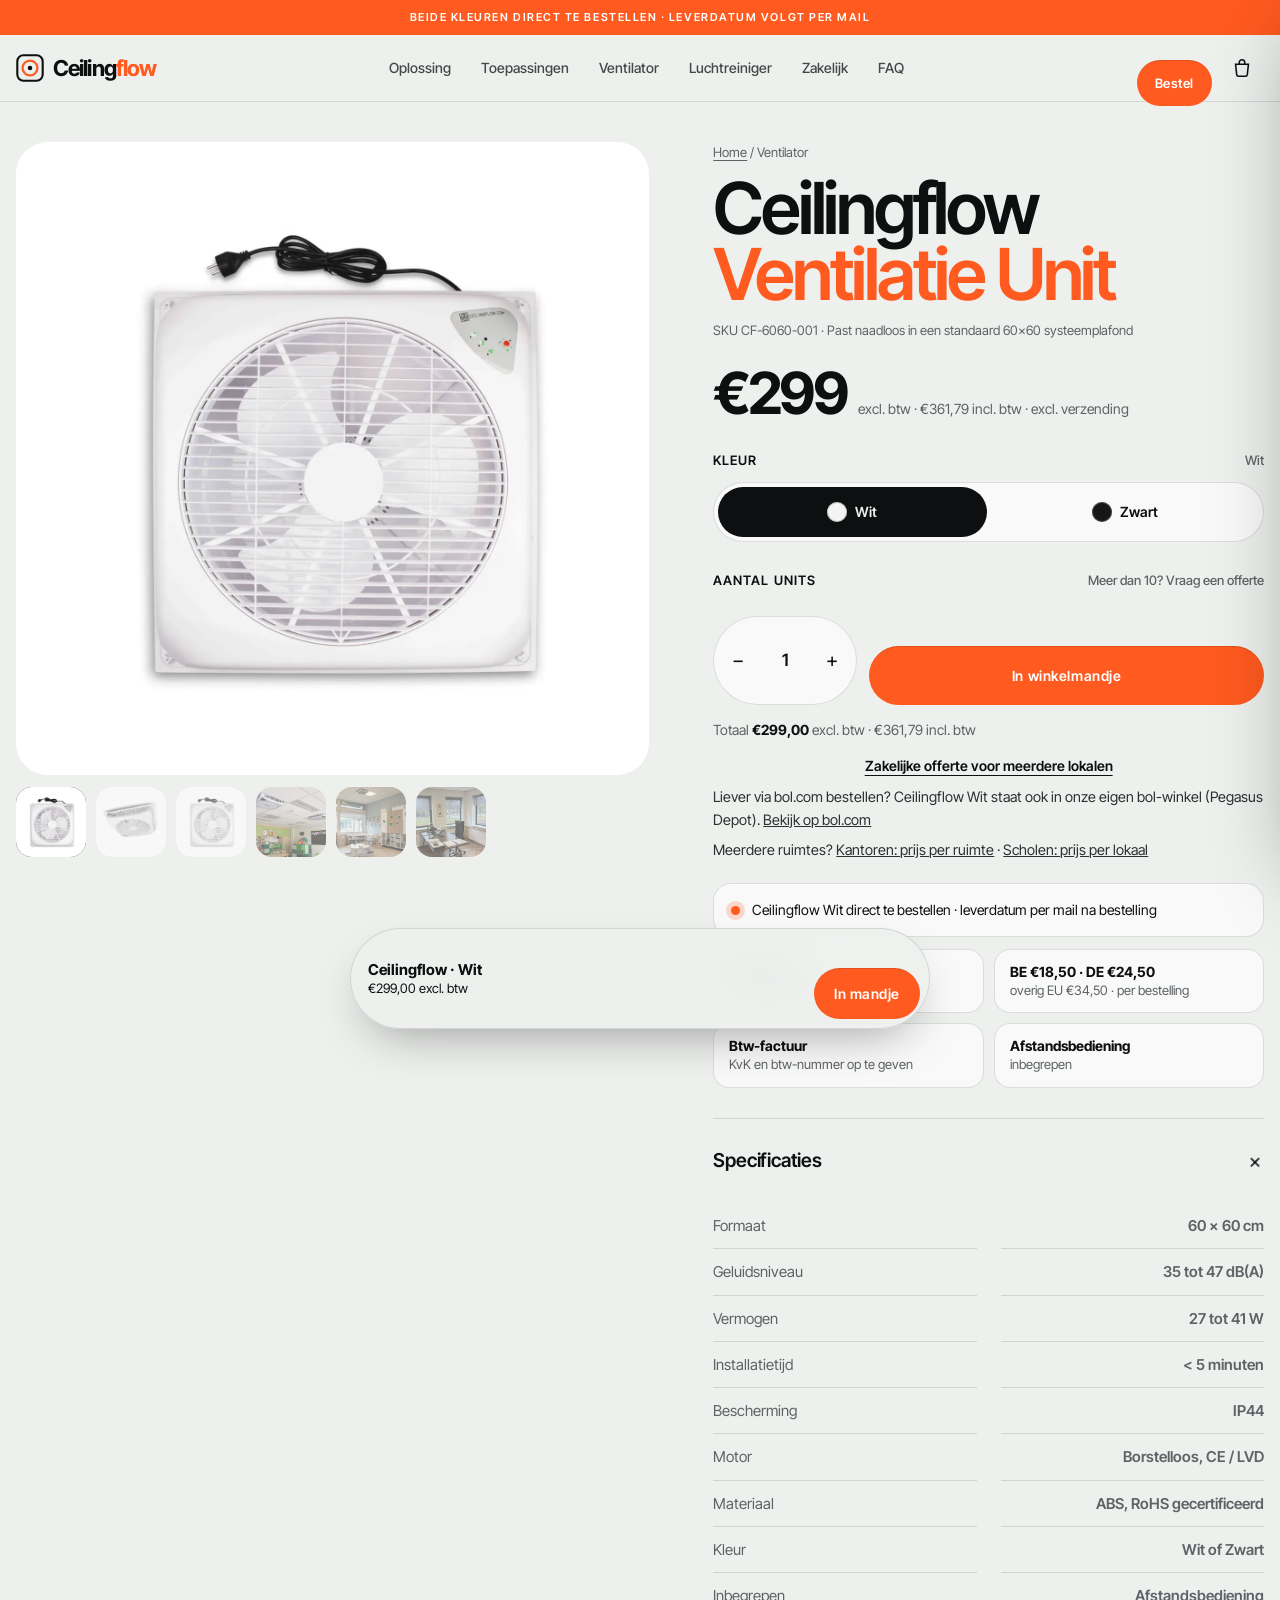
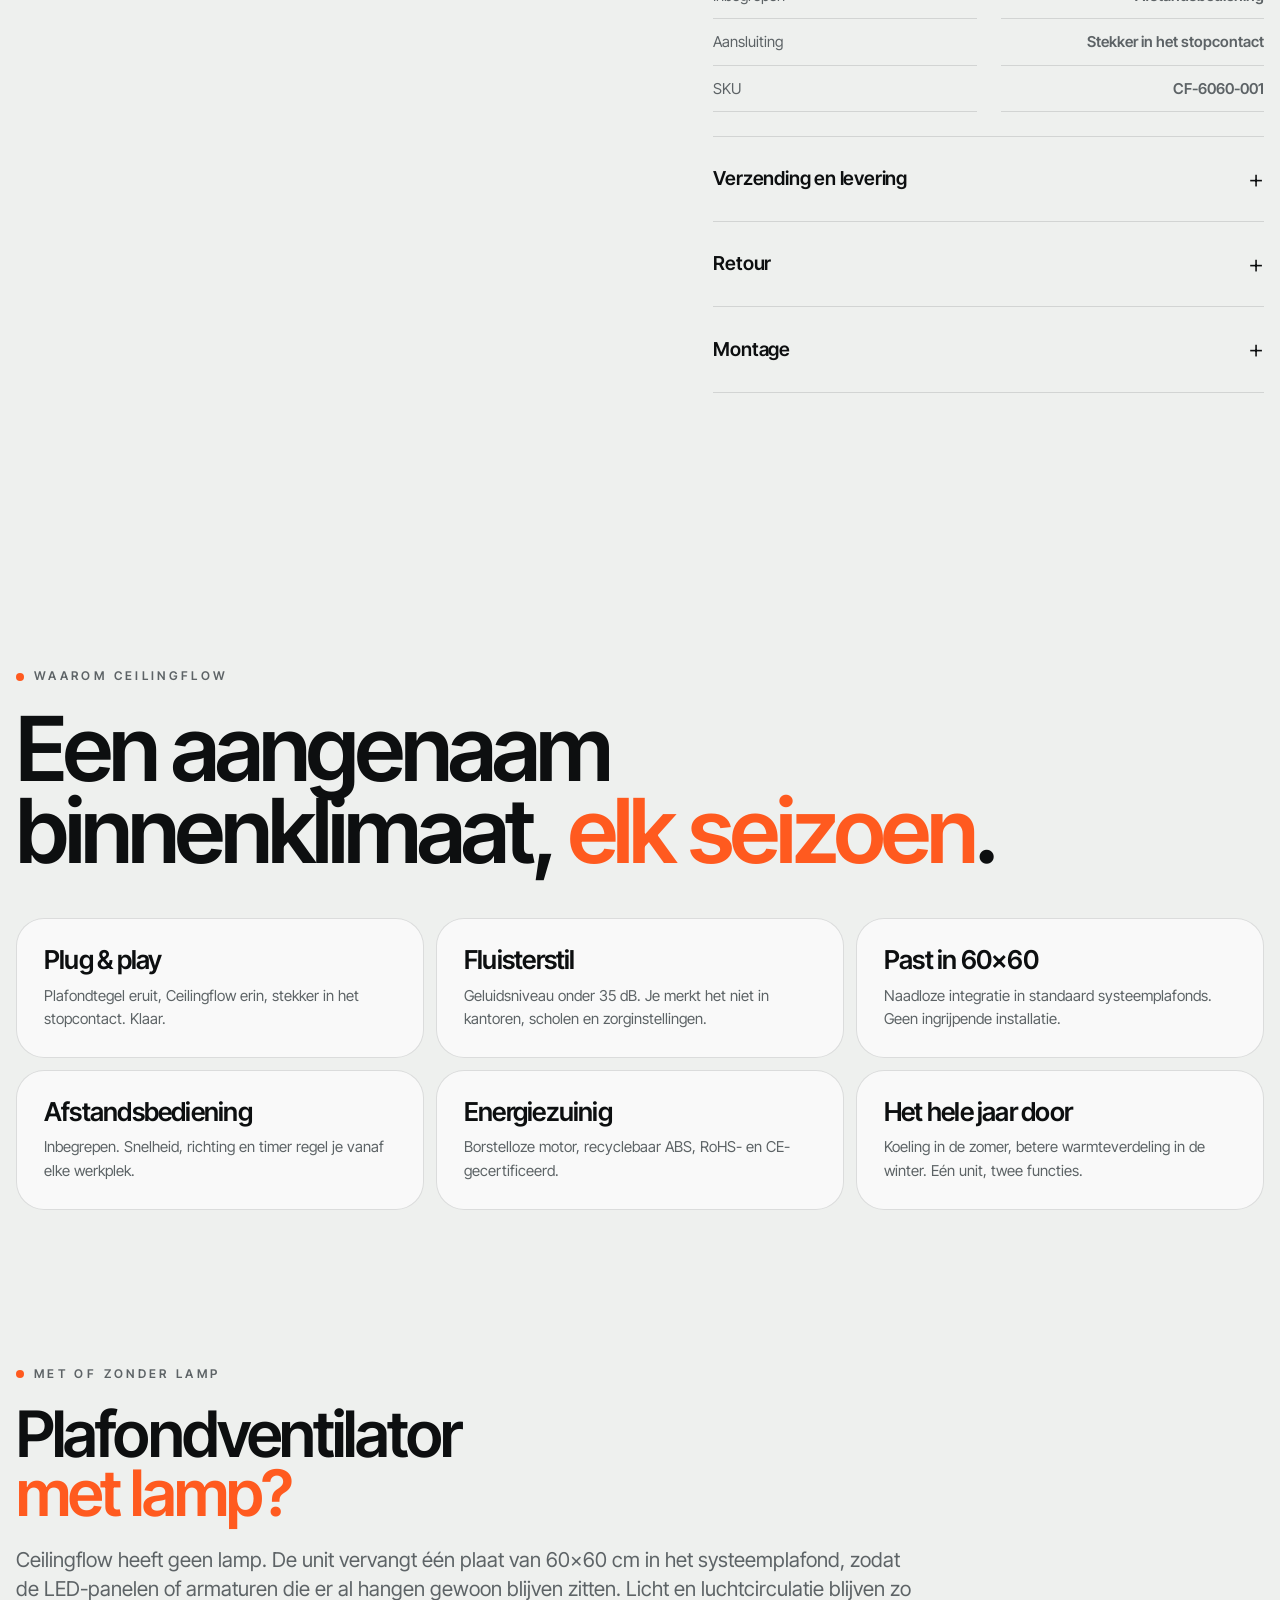
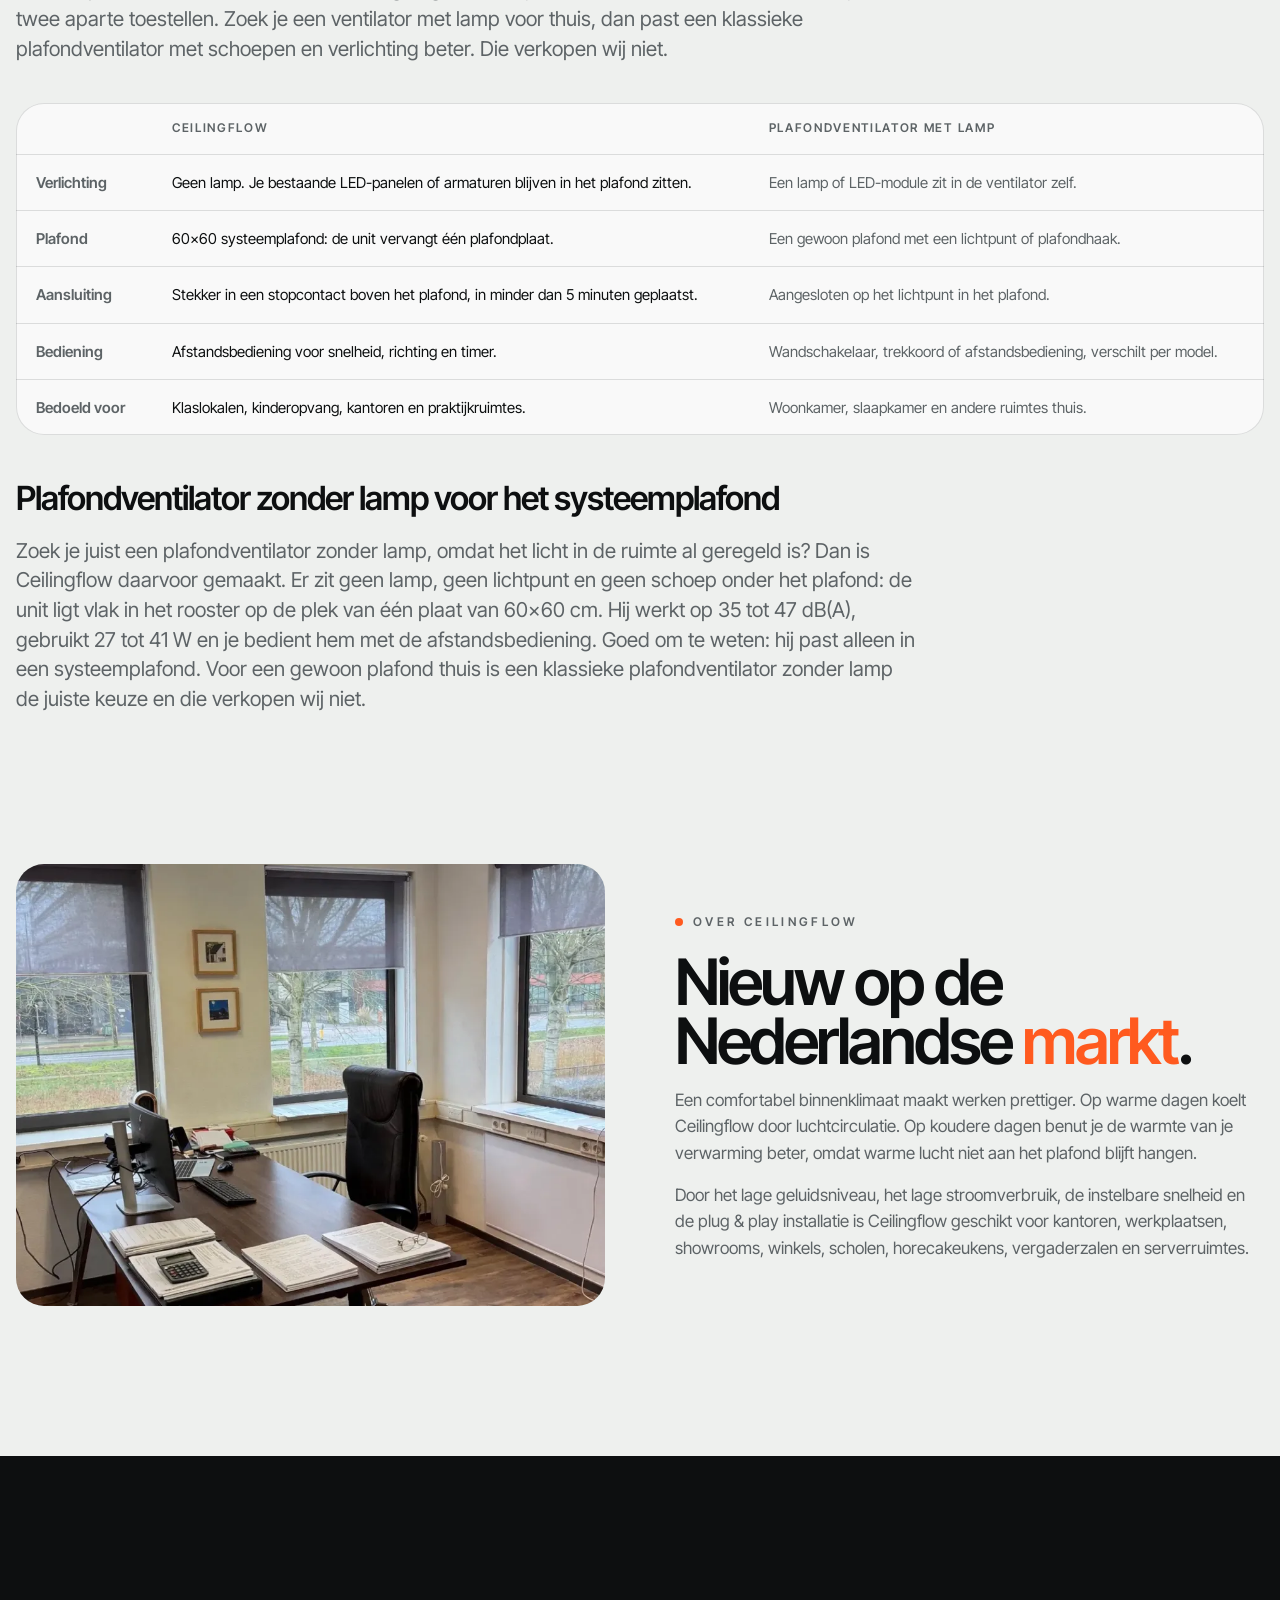
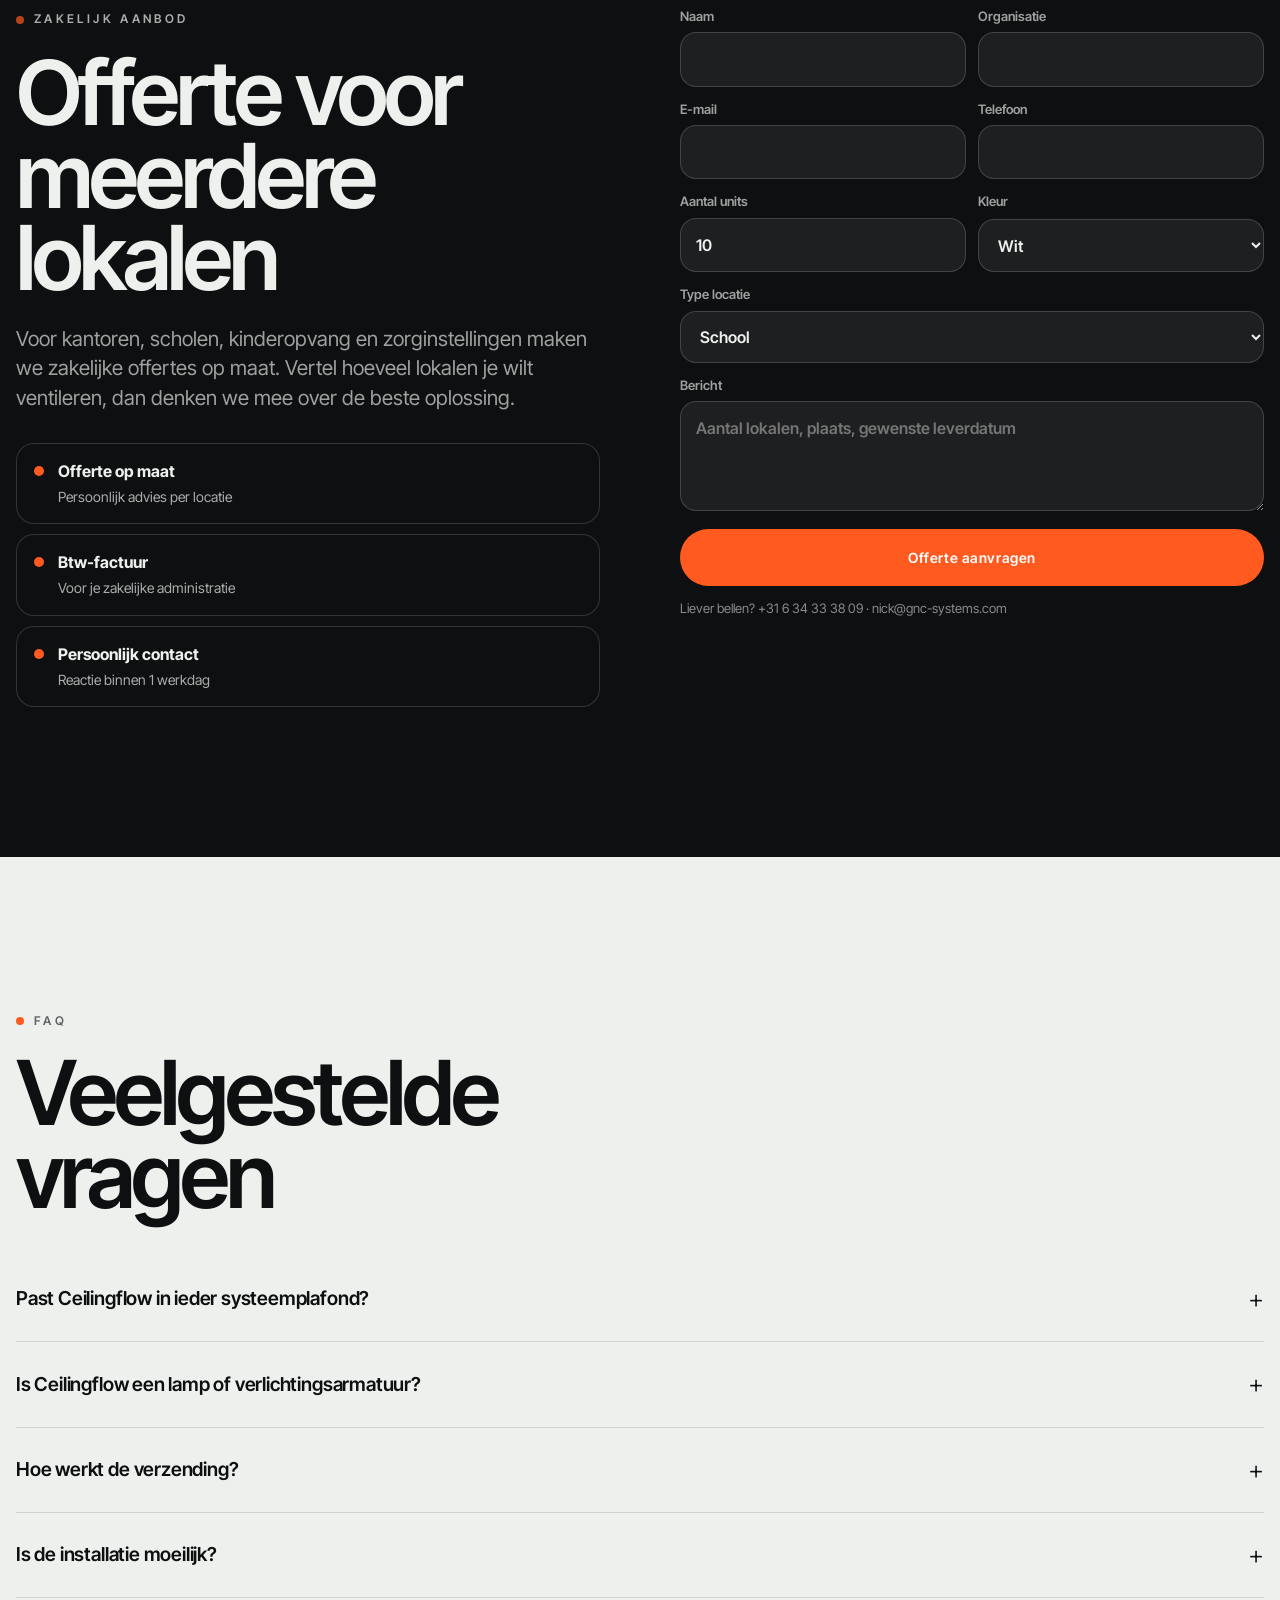
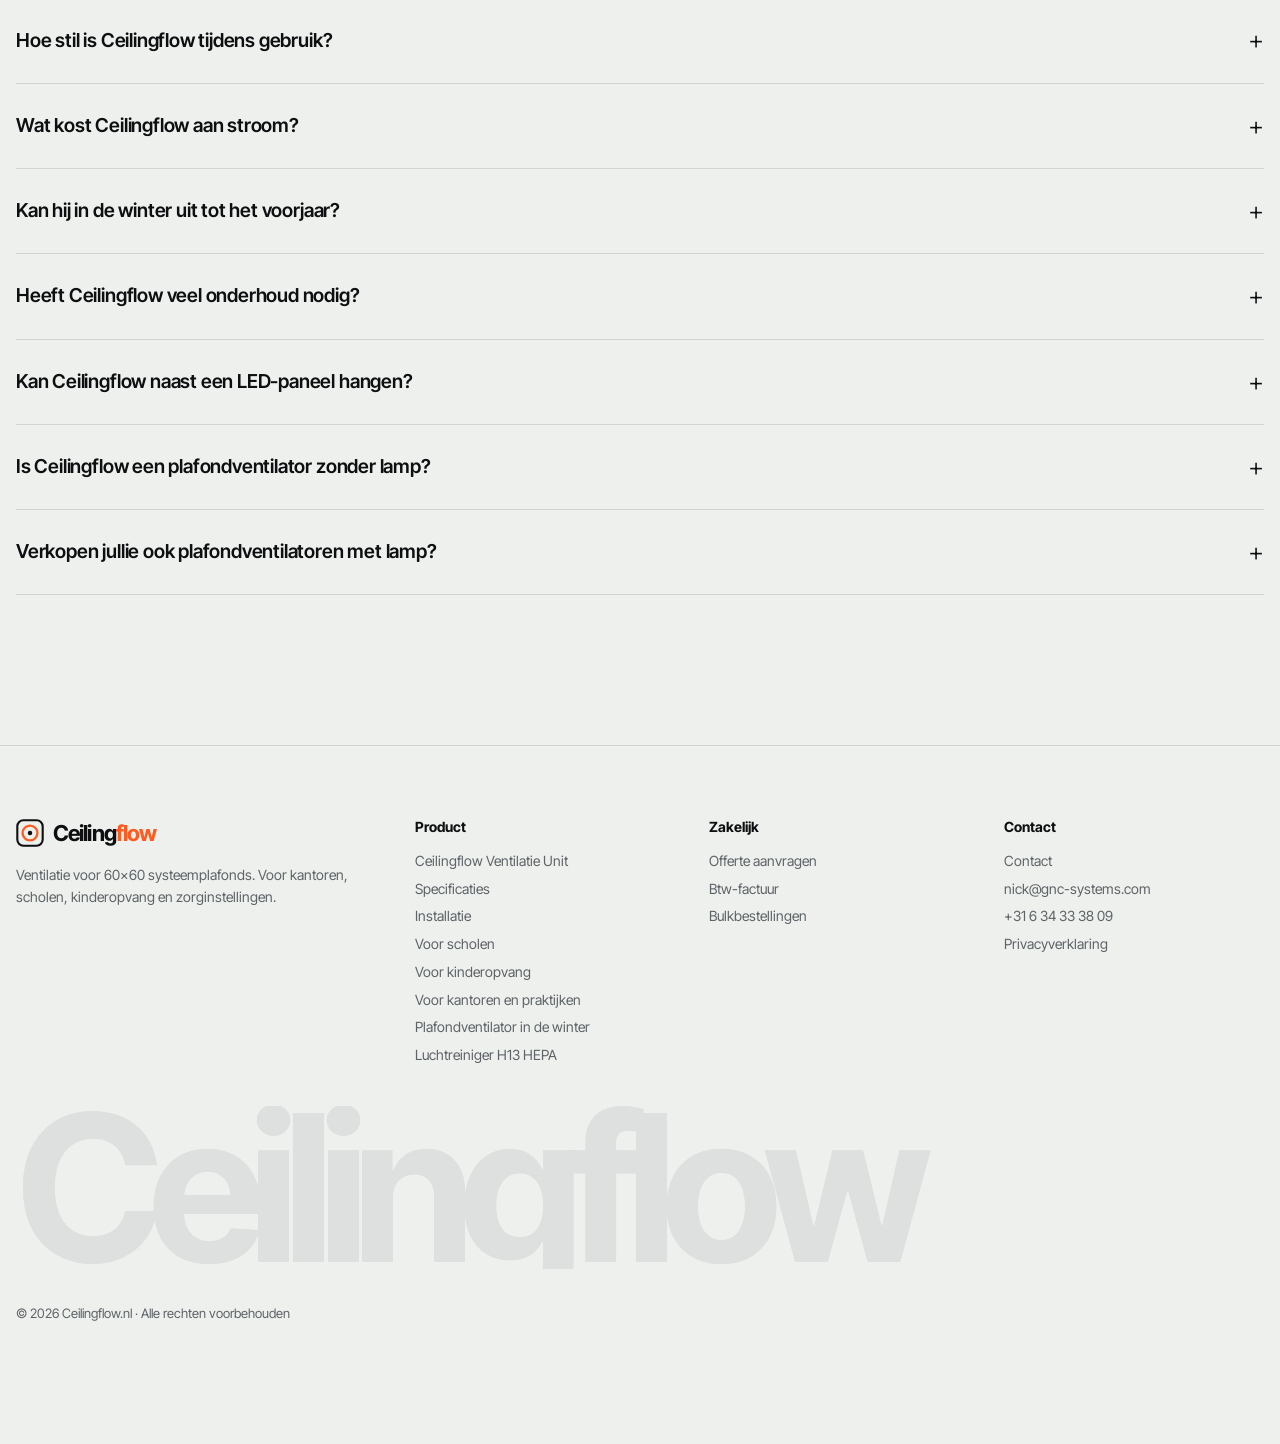
<file: ventilator/index.html>
<!doctype html>
<html lang="nl" data-kleur="wit">
<head>
<meta charset="utf-8">
<meta name="viewport" content="width=device-width, initial-scale=1, viewport-fit=cover">
<title>Ceilingflow Ventilatie Unit · €299 excl. btw · Wit of Zwart</title>
<meta name="description" content="Bestel de Ceilingflow plafondventilator voor 60x60 systeemplafonds. €299 excl. btw (€361,79 incl.), Wit of Zwart, onder 35 dB, afstandsbediening inbegrepen.">
<link rel="canonical" href="https://ceilingflow.nl/ventilator/">
<meta property="og:type" content="website">
<meta property="og:site_name" content="Ceilingflow">
<meta property="og:locale" content="nl_NL">
<meta property="og:title" content="Ceilingflow Ventilatie Unit · €299 excl. btw · Wit of Zwart">
<meta property="og:description" content="Bestel de Ceilingflow plafondventilator voor 60x60 systeemplafonds. €299 excl. btw (€361,79 incl.), Wit of Zwart, onder 35 dB, afstandsbediening inbegrepen.">
<meta property="og:url" content="https://ceilingflow.nl/ventilator/">
<meta property="og:image" content="https://ceilingflow.nl/img/og.jpg">
<meta name="twitter:card" content="summary_large_image">
<meta name="theme-color" content="#eef0ee">
<link rel="icon" href="data:image/svg+xml,%3Csvg xmlns=%22http://www.w3.org/2000/svg%22 viewBox=%220 0 64 64%22%3E%3Crect width=%2264%22 height=%2264%22 rx=%2214%22 fill=%22%230d0f10%22/%3E%3Ccircle cx=%2232%22 cy=%2232%22 r=%2218%22 fill=%22none%22 stroke=%22%23ff5a1f%22 stroke-width=%225%22/%3E%3Ccircle cx=%2232%22 cy=%2232%22 r=%225%22 fill=%22%23eef0ee%22/%3E%3C/svg%3E">
<link rel="preconnect" href="https://fonts.googleapis.com"><link rel="preconnect" href="https://fonts.gstatic.com" crossorigin><link href="https://fonts.googleapis.com/css2?family=Inter+Tight:wght@400;500;600;700&display=swap" rel="stylesheet">
<link rel="stylesheet" href="/assets/site.css">
<script>try{var k=new URLSearchParams(location.search).get('kleur')||localStorage.getItem('cf_kleur');if(k==='zwart'||k==='wit')document.documentElement.dataset.kleur=k}catch(e){}</script>
<script defer src="https://stats.1v1battles.com/nv.js" data-website-id="1ebd27a4-63bb-4b8e-ae21-0f3f4cb14564"></script>
<style>
.pdp{display:grid;gap:34px;padding:24px 0 90px}
@media(min-width:1000px){.pdp{grid-template-columns:1.15fr 1fr;gap:64px;padding:40px 0 120px;align-items:start}}
.gal{position:relative;min-width:0}
@media(min-width:1000px){.gal{position:sticky;top:96px}}
.slides{display:flex;overflow-x:auto;scroll-snap-type:x mandatory;border-radius:32px;scrollbar-width:none}
.slides::-webkit-scrollbar{display:none}
.slide{flex:0 0 100%;aspect-ratio:1;scroll-snap-align:center;overflow:hidden;background:radial-gradient(120% 90% at 50% 0%,color-mix(in srgb,var(--ink) 7%,var(--bg)),var(--bg2));transition:background .9s}
.slide img{width:100%;height:100%}
.slide img.cut{object-fit:cover;background:#fff}
.slide img.cover{object-fit:cover}
.gnav{display:flex;gap:10px;margin-top:12px;overflow-x:auto;scrollbar-width:none;padding-bottom:4px}
.gnav::-webkit-scrollbar{display:none}
.gnav button{flex:0 0 70px;height:70px;border-radius:16px;border:0;padding:0;overflow:hidden;cursor:pointer;background:var(--bg2);box-shadow:inset 0 0 0 1px var(--line);opacity:.55;transition:opacity .3s,box-shadow .3s}
.gnav button[aria-current=true]{opacity:1;box-shadow:inset 0 0 0 2px var(--ink)}
.gnav img{width:100%;height:100%;object-fit:cover}
.gnav img.c{object-fit:cover}
.info h1{font-size:clamp(46px,5.6vw,84px);margin:14px 0 12px}
.info h1 em{font-style:normal;color:var(--acc)}
.crumb{font-size:13px;color:var(--soft)}
.crumb a{text-decoration:underline;text-underline-offset:3px}
.price{display:flex;align-items:baseline;gap:12px;flex-wrap:wrap;margin:24px 0 6px}
.price b{font-size:58px;letter-spacing:-.06em;line-height:1}
.price span{font-size:14px;color:var(--soft)}
.lbl{display:flex;justify-content:space-between;font-size:13px;font-weight:600;letter-spacing:.08em;text-transform:uppercase;margin:28px 0 12px}
.lbl em{font-style:normal;font-weight:500;text-transform:none;letter-spacing:0;color:var(--soft)}
.info .kleur{display:flex}
.info .kleur button{flex:1;justify-content:center;padding:14px}
.qrow{display:flex;gap:12px;margin-top:26px;flex-wrap:wrap}
.qty{display:inline-flex;align-items:center;border-radius:999px;box-shadow:inset 0 0 0 1px var(--line);background:var(--card)}
.qty button{width:50px;height:58px;border:0;background:none;cursor:pointer;font-size:20px}
.qty input{width:44px;border:0;background:none;text-align:center;font-weight:600;font-size:17px;-moz-appearance:textfield}
.qty input::-webkit-outer-spin-button,.qty input::-webkit-inner-spin-button{-webkit-appearance:none;margin:0}
.qrow .btn{flex:1 1 200px}
.tot{font-size:14px;color:var(--soft);margin-top:14px}
.tot b{color:var(--ink)}
.alt{display:block;text-align:center;margin-top:14px;font-size:14px;font-weight:600;text-decoration:underline;text-underline-offset:4px;cursor:pointer;background:none;border:0;width:100%}
.eta{display:flex;gap:12px;align-items:center;margin-top:22px;padding:16px 18px;border-radius:18px;background:var(--card);box-shadow:inset 0 0 0 1px var(--line);font-size:14px}
.eta .dot{width:9px;height:9px;border-radius:50%;background:var(--acc);box-shadow:0 0 0 5px color-mix(in srgb,var(--acc) 22%,transparent);flex:0 0 auto}
.usps{display:grid;grid-template-columns:1fr 1fr;gap:10px;margin-top:12px}
.usps div{padding:14px 16px;border-radius:16px;background:var(--card);box-shadow:inset 0 0 0 1px var(--line);font-size:13px;line-height:1.35;color:var(--soft)}
.usps b{display:block;font-size:14px;color:var(--ink)}
.acc{margin-top:30px;border-top:1px solid var(--line)}
.why{padding:clamp(80px,12vw,150px) 0}
.feat{display:grid;gap:12px;margin-top:46px}
@media(min-width:700px){.feat{grid-template-columns:1fr 1fr}}
@media(min-width:1100px){.feat{grid-template-columns:repeat(3,1fr)}}
.feat article{padding:28px;border-radius:var(--r);background:var(--card);box-shadow:inset 0 0 0 1px var(--line)}
.feat h3{font-size:26px;letter-spacing:-.03em;margin-bottom:10px;line-height:1.05}
.feat p{color:var(--soft);font-size:15px}
.about{display:grid;gap:30px;padding-bottom:clamp(80px,12vw,150px)}
@media(min-width:1000px){.about{grid-template-columns:1fr 1fr;gap:70px;align-items:center}}
.about img{border-radius:var(--r);width:100%;aspect-ratio:4/3;object-fit:cover}
.about p{color:var(--soft);margin-top:16px;font-size:17px}
.mbar{position:fixed;left:12px;right:12px;bottom:calc(12px + env(safe-area-inset-bottom));z-index:80;display:flex;align-items:center;gap:12px;padding:10px 10px 10px 18px;border-radius:999px;background:color-mix(in srgb,var(--bg) 86%,transparent);backdrop-filter:blur(18px);-webkit-backdrop-filter:blur(18px);box-shadow:inset 0 0 0 1px var(--line),0 20px 50px -20px rgba(0,0,0,.4);transform:translateY(140%);transition:transform .7s var(--ease),background-color .9s}
.mbar.show{transform:none}
.mbar .t{flex:1;min-width:0;font-size:13px;line-height:1.25}
.mbar .t b{display:block;font-size:15px}
.mbar .btn{padding:14px 20px}
@media(min-width:1000px){.mbar{left:50%;right:auto;width:580px;translate:-50% 0}}
</style><style>
.lamp{padding:0 0 clamp(80px,12vw,150px)}
.lamp .lead{margin-top:22px;max-width:44em}
.lamp-t{margin-top:40px;border-radius:var(--r);background:var(--card);box-shadow:inset 0 0 0 1px var(--line);overflow-x:auto}
.lamp-t table{width:100%;border-collapse:collapse;min-width:620px;font-size:15px}
.lamp-t th,.lamp-t td{padding:16px 20px;text-align:left;vertical-align:top;border-bottom:1px solid var(--line)}
.lamp-t tr:last-child td{border-bottom:0}
.lamp-t th{font-size:12px;letter-spacing:.14em;text-transform:uppercase;color:var(--soft);font-weight:600}
.lamp-t td:first-child{font-weight:600;white-space:nowrap}
.lamp-t td{color:var(--soft)}
.lamp-t td:nth-child(2){color:var(--ink)}
</style><script type="application/ld+json">{"@context": "https://schema.org", "@type": "Product", "name": "Ceilingflow Ventilatie Unit", "sku": "CF-6060-001", "brand": {"@type": "Brand", "name": "Ceilingflow"}, "description": "Plafondventilator voor 60x60 systeemplafonds. Onder 35 dB, installatie in minder dan 5 minuten, IP44, borstelloze motor, afstandsbediening inbegrepen. Verkrijgbaar in Wit en Zwart.", "image": ["https://ceilingflow.nl/img/wit.webp", "https://ceilingflow.nl/img/zwart.webp"], "color": "Wit, Zwart", "offers": [{"@type": "Offer", "name": "Ceilingflow Wit", "url": "https://ceilingflow.nl/ventilator/?kleur=wit", "priceCurrency": "EUR", "price": "361.79", "priceSpecification": [{"@type": "UnitPriceSpecification", "price": "361.79", "priceCurrency": "EUR", "valueAddedTaxIncluded": true}, {"@type": "UnitPriceSpecification", "price": "299.00", "priceCurrency": "EUR", "valueAddedTaxIncluded": false}], "availability": "https://schema.org/PreOrder", "itemCondition": "https://schema.org/NewCondition", "shippingDetails": [{"@type": "OfferShippingDetails", "shippingRate": {"@type": "MonetaryAmount", "value": "9.50", "currency": "EUR"}, "shippingDestination": [{"@type": "DefinedRegion", "addressCountry": "NL"}]}, {"@type": "OfferShippingDetails", "shippingRate": {"@type": "MonetaryAmount", "value": "18.50", "currency": "EUR"}, "shippingDestination": [{"@type": "DefinedRegion", "addressCountry": "BE"}]}, {"@type": "OfferShippingDetails", "shippingRate": {"@type": "MonetaryAmount", "value": "24.50", "currency": "EUR"}, "shippingDestination": [{"@type": "DefinedRegion", "addressCountry": "DE"}]}]}, {"@type": "Offer", "name": "Ceilingflow Zwart", "url": "https://ceilingflow.nl/ventilator/?kleur=zwart", "priceCurrency": "EUR", "price": "361.79", "priceSpecification": [{"@type": "UnitPriceSpecification", "price": "361.79", "priceCurrency": "EUR", "valueAddedTaxIncluded": true}, {"@type": "UnitPriceSpecification", "price": "299.00", "priceCurrency": "EUR", "valueAddedTaxIncluded": false}], "availability": "https://schema.org/PreOrder", "itemCondition": "https://schema.org/NewCondition", "shippingDetails": [{"@type": "OfferShippingDetails", "shippingRate": {"@type": "MonetaryAmount", "value": "9.50", "currency": "EUR"}, "shippingDestination": [{"@type": "DefinedRegion", "addressCountry": "NL"}]}, {"@type": "OfferShippingDetails", "shippingRate": {"@type": "MonetaryAmount", "value": "18.50", "currency": "EUR"}, "shippingDestination": [{"@type": "DefinedRegion", "addressCountry": "BE"}]}, {"@type": "OfferShippingDetails", "shippingRate": {"@type": "MonetaryAmount", "value": "24.50", "currency": "EUR"}, "shippingDestination": [{"@type": "DefinedRegion", "addressCountry": "DE"}]}]}]}</script><script type="application/ld+json">{"@context": "https://schema.org", "@type": "FAQPage", "mainEntity": [{"@type": "Question", "name": "Past Ceilingflow in ieder systeemplafond?", "acceptedAnswer": {"@type": "Answer", "text": "Ceilingflow is ontworpen voor het standaard 60×60 cm systeemplafond. Dat is het meest gebruikte formaat in kantoren, scholen, zorginstellingen en andere professionele omgevingen. Heb je een afwijkend formaat? Neem dan contact op voor advies."}}, {"@type": "Question", "name": "Is Ceilingflow een lamp of verlichtingsarmatuur?", "acceptedAnswer": {"@type": "Answer", "text": "Nee. Ceilingflow is geen lamp. Het is een ventilatie-oplossing voor het 60×60 systeemplafond die zorgt voor luchtcirculatie, niet voor verlichting. Je plaatst Ceilingflow naast je bestaande verlichting."}}, {"@type": "Question", "name": "Hoe werkt de verzending?", "acceptedAnswer": {"@type": "Answer", "text": "De prijs is €299 excl. btw (€361,79 incl. btw), exclusief verzendkosten. Verzending kost per bestelling, ongeacht het aantal: Nederland €9,50, België €18,50, Duitsland en de rest van West-Europa €24,50, overige EU-landen €34,50. Buiten Europa leveren we alleen op aanvraag via het offerteformulier. Bestellen kan direct: na je bestelling mailen we je de leverdatum."}}, {"@type": "Question", "name": "Is de installatie moeilijk?", "acceptedAnswer": {"@type": "Answer", "text": "Nee. Ceilingflow plaats je in het bestaande 60×60 plafondrooster, net als een verlichtingsarmatuur. Installatie duurt gemiddeld minder dan 5 minuten per unit. Er zijn geen bouwkundige aanpassingen of speciaal gereedschap nodig."}}, {"@type": "Question", "name": "Hoe stil is Ceilingflow tijdens gebruik?", "acceptedAnswer": {"@type": "Answer", "text": "Op de laagste stand werkt Ceilingflow op 35 dB(A), vergelijkbaar met een zachte fluisterstem. Geschikt tijdens vergaderingen, lessen, behandelingen en in slaapruimtes van de kinderopvang. Op de hoogste stand is het 47 dB(A): die hoor je wel, bedoeld voor warme middagen. De stand kies je zelf met de afstandsbediening."}}, {"@type": "Question", "name": "Wat kost Ceilingflow aan stroom?", "acceptedAnswer": {"@type": "Answer", "text": "Weinig. Op de laagste stand gebruikt hij 27 W, op de hoogste 41 W. Een werkdag van 8 uur op de hoogste stand is ongeveer 0,33 kWh. Vermenigvuldig dat met je eigen stroomtarief en je weet wat een unit per dag kost. Hij gaat in het stopcontact (220 tot 230 V), een aparte groep is niet nodig."}}, {"@type": "Question", "name": "Kan hij in de winter uit tot het voorjaar?", "acceptedAnswer": {"@type": "Answer", "text": "Laat hem liever aan op de laagste stand. Warme lucht van de verwarming stijgt naar het plafond; op de laagste stand brengt Ceilingflow die warmte terug naar werkhoogte zonder dat je een koele luchtstroom voelt. Hoe hoger de ruimte, hoe groter het effect. Meer uitleg staat op ceilingflow.nl/winter/."}}, {"@type": "Question", "name": "Heeft Ceilingflow veel onderhoud nodig?", "acceptedAnswer": {"@type": "Answer", "text": "Het onderhoud is minimaal. De luchtinlaat een paar keer per jaar reinigen is genoeg. Er zijn geen slijtende onderdelen die regelmatig vervangen moeten worden."}}, {"@type": "Question", "name": "Kan Ceilingflow naast een LED-paneel hangen?", "acceptedAnswer": {"@type": "Answer", "text": "Ja. Ceilingflow en LED-panelen hebben allebei het 60×60 formaat en passen in hetzelfde plafondrooster. Je vervangt een gewone plafondplaat door Ceilingflow en de verlichting blijft zoals hij is."}}, {"@type": "Question", "name": "Is Ceilingflow een plafondventilator zonder lamp?", "acceptedAnswer": {"@type": "Answer", "text": "Ja. Ceilingflow heeft geen lamp en geen lichtpunt. De unit zorgt alleen voor luchtcirculatie en ligt op de plek van één plaat in een 60×60 systeemplafond, naast de verlichting die er al hangt. Voor een gewoon plafond zonder rooster is hij niet geschikt."}}, {"@type": "Question", "name": "Verkopen jullie ook plafondventilatoren met lamp?", "acceptedAnswer": {"@type": "Answer", "text": "Nee. Wij verkopen Ceilingflow voor het 60×60 systeemplafond en luchtreinigers. Voor een plafondventilator met lamp in de woonkamer of slaapkamer kun je beter bij een verlichtingswinkel terecht."}}]}</script><script type="application/ld+json">{"@context":"https://schema.org","@type":"BreadcrumbList","itemListElement":[{"@type":"ListItem","position":1,"name":"Home","item":"https://ceilingflow.nl/"},{"@type":"ListItem","position":2,"name":"Ceilingflow Ventilatie Unit","item":"https://ceilingflow.nl/ventilator/"}]}</script>
</head>
<body>
<div class="topbar">Beide kleuren direct te bestellen · leverdatum volgt per mail</div>
<nav class="main"><div class="wrap">
  <a class="logo" href="/" aria-label="Ceilingflow home"><svg viewBox="0 0 32 32" aria-hidden="true"><rect x="1.5" y="1.5" width="29" height="29" rx="7" fill="none" stroke="currentColor" stroke-width="2.4"/><circle cx="16" cy="16" r="8.5" fill="none" stroke="#ff5a1f" stroke-width="2.6"/><circle cx="16" cy="16" r="2.6" fill="currentColor"/></svg><span>Ceiling<i>flow</i></span></a>
  <div class="navl"><a href="/#oplossing">Oplossing</a><a href="/#toepassingen">Toepassingen</a><a href="/ventilator/">Ventilator</a><a href="/luchtreiniger/">Luchtreiniger</a><a href="/#offerte">Zakelijk</a><a href="/#faq">FAQ</a></div>
  <div class="navr">
    <a class="btn acc" href="/ventilator/">Bestel</a>
    <button class="cartbtn" type="button" data-cart-open aria-label="Winkelmandje" hidden><svg width="22" height="22" viewBox="0 0 24 24" fill="none" stroke="currentColor" stroke-width="1.7"><path d="M5 8h14l-1.2 11.2a2 2 0 0 1-2 1.8H8.2a2 2 0 0 1-2-1.8z"/><path d="M9 8V6a3 3 0 0 1 6 0v2"/></svg><span class="cc" data-cart-count></span></button>
  </div>
</div></nav>

<main class="wrap">
<div class="pdp" id="buy">
  <div class="gal">
    <div class="slides" id="slides"></div>
    <div class="gnav" id="gnav"></div>
  </div>
  <div class="info">
    <div class="crumb"><a href="/">Home</a> / Ventilator</div>
    <h1>Ceilingflow <em>Ventilatie Unit</em></h1>
    <p class="crumb">SKU CF-6060-001 · Past naadloos in een standaard 60×60 systeemplafond</p>
    <div class="price"><b>€299</b><span>excl. btw · €361,79 incl. btw · excl. verzending</span></div>
    <div class="lbl">Kleur <em data-kleur-naam>Wit</em></div>
    <div class="kleur" role="group" aria-label="Kies kleur"><button type="button" data-set-kleur="wit" aria-pressed="true"><i style="background:#f4f4f2"></i>Wit</button><button type="button" data-set-kleur="zwart" aria-pressed="false"><i style="background:#151617"></i>Zwart</button></div>
    <div class="lbl">Aantal units <em>Meer dan 10? Vraag een offerte</em></div>
    <div class="qrow">
      <div class="qty"><button type="button" id="qm" aria-label="Minder">−</button><input id="q" type="number" min="1" max="99" value="1" inputmode="numeric" aria-label="Aantal"><button type="button" id="qp" aria-label="Meer">+</button></div>
      <button class="btn acc" type="button" id="addBtn" data-koop-label>In winkelmandje</button>
    </div>
    <p class="tot" id="tot"></p>
    <button class="alt" type="button" data-offerte-knop>Zakelijke offerte voor meerdere lokalen</button>
    <p style="margin-top:10px;font-size:.9rem;opacity:.85">Liever via bol.com bestellen? Ceilingflow Wit staat ook in onze eigen bol-winkel (Pegasus Depot). <a href="https://www.bol.com/nl/nl/p/pegasus-depot-ceilingflow-plafondventilator-595-x-595-mm-voor-systeemplafonds-plug-and-play-met-afstandsbediening-wit/9300000401948628/" target="_blank" rel="noopener" data-umami-event="bol-alternatief-klik" data-umami-event-plek="ventilator" style="text-decoration:underline">Bekijk op bol.com</a></p>
     <p style="margin-top:8px;font-size:.9rem;opacity:.85">Meerdere ruimtes? <a href="/kantoor/#per-ruimte" data-umami-event="ventilator-naar-kantoor" style="text-decoration:underline">Kantoren: prijs per ruimte</a> · <a href="/scholen/#per-lokaal" data-umami-event="ventilator-naar-scholen" style="text-decoration:underline">Scholen: prijs per lokaal</a></p>
    <div class="eta"><span class="dot"></span><span>Ceilingflow <span data-kleur-naam>Wit</span> direct te bestellen · leverdatum per mail na bestelling</span></div>
    <div class="usps">
      <div><b>NL €9,50</b>verzending per bestelling</div>
      <div><b>BE €18,50 · DE €24,50</b>overig EU €34,50 · per bestelling</div>
      <div><b>Btw-factuur</b>KvK en btw-nummer op te geven</div>
      <div><b>Afstandsbediening</b>inbegrepen</div>
    </div>
    <div class="acc">
      <details id="specs" open><summary>Specificaties</summary><div class="a"><dl class="specs"><dt>Formaat</dt><dd>60 × 60 cm</dd><dt>Geluidsniveau</dt><dd>35 tot 47 dB(A)</dd><dt>Vermogen</dt><dd>27 tot 41 W</dd><dt>Installatietijd</dt><dd>< 5 minuten</dd><dt>Bescherming</dt><dd>IP44</dd><dt>Motor</dt><dd>Borstelloos, CE / LVD</dd><dt>Materiaal</dt><dd>ABS, RoHS gecertificeerd</dd><dt>Kleur</dt><dd>Wit of Zwart</dd><dt>Inbegrepen</dt><dd>Afstandsbediening</dd><dt>Aansluiting</dt><dd>Stekker in het stopcontact</dd><dt>SKU</dt><dd>CF-6060-001</dd></dl></div></details>
      <details><summary>Verzending en levering</summary><div class="a"><p>Verzending per bestelling, ongeacht het aantal: Nederland €9,50, België €18,50, Duitsland en de rest van West-Europa €24,50, overige EU-landen €34,50. Buiten Europa leveren we alleen op aanvraag via het offerteformulier.</p><p>Na je bestelling mailen we je de leverdatum. Verzendkosten worden in de checkout berekend.</p></div></details>
      <details><summary>Retour</summary><div class="a"><p>Vragen over retourneren? Neem contact op via <a href="mailto:nick@gnc-systems.com" style="text-decoration:underline">nick@gnc-systems.com</a> of bel +31 6 34 33 38 09. Dan kijken we samen naar je situatie.</p></div></details>
      <details><summary>Montage</summary><div class="a"><p>Ceilingflow plaats je in het bestaande 60×60 plafondrooster, net als een verlichtingsarmatuur. Plafondtegel eruit, Ceilingflow erin, stekker in het stopcontact.</p><p>Gemiddeld minder dan 5 minuten per unit. Geen bouwkundige aanpassingen of speciaal gereedschap nodig. Onderhoud: de luchtinlaat een paar keer per jaar reinigen.</p></div></details>
    </div>
  </div>
</div>
</main>

<section class="why"><div class="wrap">
  <span class="eyebrow rv">Waarom Ceilingflow</span>
  <h2 class="h2 rv d1" style="margin-top:20px">Een aangenaam<br>binnenklimaat, <em>elk seizoen</em>.</h2>
  <div class="feat"><article class="rv d0"><h3>Plug &amp; play</h3><p>Plafondtegel eruit, Ceilingflow erin, stekker in het stopcontact. Klaar.</p></article><article class="rv d1"><h3>Fluisterstil</h3><p>Geluidsniveau onder 35 dB. Je merkt het niet in kantoren, scholen en zorginstellingen.</p></article><article class="rv d2"><h3>Past in 60×60</h3><p>Naadloze integratie in standaard systeemplafonds. Geen ingrijpende installatie.</p></article><article class="rv d0"><h3>Afstandsbediening</h3><p>Inbegrepen. Snelheid, richting en timer regel je vanaf elke werkplek.</p></article><article class="rv d1"><h3>Energiezuinig</h3><p>Borstelloze motor, recyclebaar ABS, RoHS- en CE-gecertificeerd.</p></article><article class="rv d2"><h3>Het hele jaar door</h3><p>Koeling in de zomer, betere warmteverdeling in de winter. Eén unit, twee functies.</p></article></div>
</div></section>

<section class="lamp" id="met-lamp"><div class="wrap">
  <span class="eyebrow rv">Met of zonder lamp</span>
  <h2 class="h2 rv d1" style="margin-top:20px;font-size:clamp(38px,5vw,72px)">Plafondventilator<br><em>met lamp?</em></h2>
  <p class="lead rv">Ceilingflow heeft geen lamp. De unit vervangt één plaat van 60×60 cm in het systeemplafond, zodat de LED-panelen of armaturen die er al hangen gewoon blijven zitten. Licht en luchtcirculatie blijven zo twee aparte toestellen. Zoek je een ventilator met lamp voor thuis, dan past een klassieke plafondventilator met schoepen en verlichting beter. Die verkopen wij niet.</p>
  <div class="lamp-t rv"><table><thead><tr><th></th><th>Ceilingflow</th><th>Plafondventilator met lamp</th></tr></thead><tbody><tr><td>Verlichting</td><td>Geen lamp. Je bestaande LED-panelen of armaturen blijven in het plafond zitten.</td><td>Een lamp of LED-module zit in de ventilator zelf.</td></tr><tr><td>Plafond</td><td>60×60 systeemplafond: de unit vervangt één plafondplaat.</td><td>Een gewoon plafond met een lichtpunt of plafondhaak.</td></tr><tr><td>Aansluiting</td><td>Stekker in een stopcontact boven het plafond, in minder dan 5 minuten geplaatst.</td><td>Aangesloten op het lichtpunt in het plafond.</td></tr><tr><td>Bediening</td><td>Afstandsbediening voor snelheid, richting en timer.</td><td>Wandschakelaar, trekkoord of afstandsbediening, verschilt per model.</td></tr><tr><td>Bedoeld voor</td><td>Klaslokalen, kinderopvang, kantoren en praktijkruimtes.</td><td>Woonkamer, slaapkamer en andere ruimtes thuis.</td></tr></tbody></table></div>
  <h3 class="rv" id="zonder-lamp" style="margin-top:48px;font-size:clamp(24px,2.6vw,36px);letter-spacing:-.03em">Plafondventilator zonder lamp voor het systeemplafond</h3>
  <p class="lead rv">Zoek je juist een plafondventilator zonder lamp, omdat het licht in de ruimte al geregeld is? Dan is Ceilingflow daarvoor gemaakt. Er zit geen lamp, geen lichtpunt en geen schoep onder het plafond: de unit ligt vlak in het rooster op de plek van één plaat van 60×60 cm. Hij werkt op 35 tot 47 dB(A), gebruikt 27 tot 41 W en je bedient hem met de afstandsbediening. Goed om te weten: hij past alleen in een systeemplafond. Voor een gewoon plafond thuis is een klassieke plafondventilator zonder lamp de juiste keuze en die verkopen wij niet.</p>
</div></section>

<section><div class="wrap about">
  <img class="rv" src="/img/kantoor.webp" alt="Ceilingflow in het systeemplafond van een kantoor" loading="lazy">
  <div class="rv d1">
    <span class="eyebrow">Over Ceilingflow</span>
    <h2 class="h2" style="margin-top:20px;font-size:clamp(38px,5vw,72px)">Nieuw op de<br>Nederlandse <em>markt</em>.</h2>
    <p>Een comfortabel binnenklimaat maakt werken prettiger. Op warme dagen koelt Ceilingflow door luchtcirculatie. Op koudere dagen benut je de warmte van je verwarming beter, omdat warme lucht niet aan het plafond blijft hangen.</p>
    <p>Door het lage geluidsniveau, het lage stroomverbruik, de instelbare snelheid en de plug &amp; play installatie is Ceilingflow geschikt voor kantoren, werkplaatsen, showrooms, winkels, scholen, horecakeukens, vergaderzalen en serverruimtes.</p>
  </div>
</div></section>

<section class="b2b" id="offerte"><div class="wrap">
  <div class="rv">
    <span class="eyebrow" style="color:inherit;opacity:.7">Zakelijk aanbod</span>
    <h2 class="h2" style="margin:22px 0 24px">Offerte voor meerdere lokalen</h2>
    <p class="lead">Voor kantoren, scholen, kinderopvang en zorginstellingen maken we zakelijke offertes op maat. Vertel hoeveel lokalen je wilt ventileren, dan denken we mee over de beste oplossing.</p>
    <div class="perks">
      <div><i></i><p><b>Offerte op maat</b><span>Persoonlijk advies per locatie</span></p></div>
      <div><i></i><p><b>Btw-factuur</b><span>Voor je zakelijke administratie</span></p></div>
      <div><i></i><p><b>Persoonlijk contact</b><span>Reactie binnen 1 werkdag</span></p></div>
    </div>
  </div>
  <form class="form rv d2" data-offerte>
    <div class="two"><label>Naam<input name="naam" required autocomplete="name"></label><label>Organisatie<input name="organisatie" autocomplete="organization"></label></div>
    <div class="two"><label>E-mail<input type="email" name="email" required autocomplete="email"></label><label>Telefoon<input type="tel" name="telefoon" autocomplete="tel"></label></div>
    <div class="two"><label>Aantal units<input type="number" name="aantal" min="1" value="10" inputmode="numeric"></label><label>Kleur<select name="kleur"><option>Wit</option><option>Zwart</option><option>Beide</option></select></label></div>
    <label>Type locatie<select name="locatie"><option>School</option><option>Kinderopvang</option><option>Zorginstelling</option><option>Kantoor</option><option>Anders</option></select></label>
    <label>Bericht<textarea name="bericht" placeholder="Aantal lokalen, plaats, gewenste leverdatum"></textarea></label>
    <button class="btn" type="submit">Offerte aanvragen</button>
    <p class="hint">Liever bellen? +31 6 34 33 38 09 · nick@gnc-systems.com</p>
  </form>
</div></section>

<section id="faq" style="padding:clamp(80px,12vw,150px) 0"><div class="wrap" style="display:grid;gap:40px">
  <div class="rv"><span class="eyebrow">FAQ</span><h2 class="h2" style="margin-top:20px">Veelgestelde<br>vragen</h2></div>
  <div><details class="rv"><summary>Past Ceilingflow in ieder systeemplafond?</summary><div class="a"><p>Ceilingflow is ontworpen voor het standaard 60×60 cm systeemplafond. Dat is het meest gebruikte formaat in kantoren, scholen, zorginstellingen en andere professionele omgevingen. Heb je een afwijkend formaat? Neem dan contact op voor advies.</p></div></details><details class="rv"><summary>Is Ceilingflow een lamp of verlichtingsarmatuur?</summary><div class="a"><p>Nee. Ceilingflow is geen lamp. Het is een ventilatie-oplossing voor het 60×60 systeemplafond die zorgt voor luchtcirculatie, niet voor verlichting. Je plaatst Ceilingflow naast je bestaande verlichting.</p></div></details><details class="rv"><summary>Hoe werkt de verzending?</summary><div class="a"><p>De prijs is €299 excl. btw (€361,79 incl. btw), exclusief verzendkosten. Verzending kost per bestelling, ongeacht het aantal: Nederland €9,50, België €18,50, Duitsland en de rest van West-Europa €24,50, overige EU-landen €34,50. Buiten Europa leveren we alleen op aanvraag via het offerteformulier. Bestellen kan direct: na je bestelling mailen we je de leverdatum.</p></div></details><details class="rv"><summary>Is de installatie moeilijk?</summary><div class="a"><p>Nee. Ceilingflow plaats je in het bestaande 60×60 plafondrooster, net als een verlichtingsarmatuur. Installatie duurt gemiddeld minder dan 5 minuten per unit. Er zijn geen bouwkundige aanpassingen of speciaal gereedschap nodig.</p></div></details><details class="rv"><summary>Hoe stil is Ceilingflow tijdens gebruik?</summary><div class="a"><p>Op de laagste stand werkt Ceilingflow op 35 dB(A), vergelijkbaar met een zachte fluisterstem. Geschikt tijdens vergaderingen, lessen, behandelingen en in slaapruimtes van de kinderopvang. Op de hoogste stand is het 47 dB(A): die hoor je wel, bedoeld voor warme middagen. De stand kies je zelf met de afstandsbediening.</p></div></details><details class="rv"><summary>Wat kost Ceilingflow aan stroom?</summary><div class="a"><p>Weinig. Op de laagste stand gebruikt hij 27 W, op de hoogste 41 W. Een werkdag van 8 uur op de hoogste stand is ongeveer 0,33 kWh. Vermenigvuldig dat met je eigen stroomtarief en je weet wat een unit per dag kost. Hij gaat in het stopcontact (220 tot 230 V), een aparte groep is niet nodig.</p></div></details><details class="rv"><summary>Kan hij in de winter uit tot het voorjaar?</summary><div class="a"><p>Laat hem liever aan op de laagste stand. Warme lucht van de verwarming stijgt naar het plafond; op de laagste stand brengt Ceilingflow die warmte terug naar werkhoogte zonder dat je een koele luchtstroom voelt. Hoe hoger de ruimte, hoe groter het effect. Meer uitleg staat op ceilingflow.nl/winter/.</p></div></details><details class="rv"><summary>Heeft Ceilingflow veel onderhoud nodig?</summary><div class="a"><p>Het onderhoud is minimaal. De luchtinlaat een paar keer per jaar reinigen is genoeg. Er zijn geen slijtende onderdelen die regelmatig vervangen moeten worden.</p></div></details><details class="rv"><summary>Kan Ceilingflow naast een LED-paneel hangen?</summary><div class="a"><p>Ja. Ceilingflow en LED-panelen hebben allebei het 60×60 formaat en passen in hetzelfde plafondrooster. Je vervangt een gewone plafondplaat door Ceilingflow en de verlichting blijft zoals hij is.</p></div></details><details class="rv"><summary>Is Ceilingflow een plafondventilator zonder lamp?</summary><div class="a"><p>Ja. Ceilingflow heeft geen lamp en geen lichtpunt. De unit zorgt alleen voor luchtcirculatie en ligt op de plek van één plaat in een 60×60 systeemplafond, naast de verlichting die er al hangt. Voor een gewoon plafond zonder rooster is hij niet geschikt.</p></div></details><details class="rv"><summary>Verkopen jullie ook plafondventilatoren met lamp?</summary><div class="a"><p>Nee. Wij verkopen Ceilingflow voor het 60×60 systeemplafond en luchtreinigers. Voor een plafondventilator met lamp in de woonkamer of slaapkamer kun je beter bij een verlichtingswinkel terecht.</p></div></details></div>
</div></section>


<div class="mbar" id="mbar"><div class="t"><b>Ceilingflow · <span data-kleur-naam>Wit</span></b><span id="mTot">€299 excl. btw</span></div><button class="btn acc" type="button" id="mAdd" data-koop-label>In mandje</button></div>
<footer><div class="wrap">
  <div><a class="logo" href="/" style="color:var(--ink)"><svg viewBox="0 0 32 32" aria-hidden="true"><rect x="1.5" y="1.5" width="29" height="29" rx="7" fill="none" stroke="currentColor" stroke-width="2.4"/><circle cx="16" cy="16" r="8.5" fill="none" stroke="#ff5a1f" stroke-width="2.6"/><circle cx="16" cy="16" r="2.6" fill="currentColor"/></svg><span>Ceiling<i>flow</i></span></a><p style="margin-top:14px;max-width:26em">Ventilatie voor 60×60 systeemplafonds. Voor kantoren, scholen, kinderopvang en zorginstellingen.</p></div>
  <div><h4>Product</h4><ul><li><a href="/ventilator/">Ceilingflow Ventilatie Unit</a></li><li><a href="/ventilator/#specs">Specificaties</a></li><li><a href="/#installatie">Installatie</a></li><li><a href="/scholen/">Voor scholen</a></li><li><a href="/kinderopvang/">Voor kinderopvang</a></li><li><a href="/kantoor/">Voor kantoren en praktijken</a></li><li><a href="/winter/">Plafondventilator in de winter</a></li><li><a href="/luchtreiniger/">Luchtreiniger H13 HEPA</a></li></ul></div>
  <div><h4>Zakelijk</h4><ul><li><a href="/#offerte">Offerte aanvragen</a></li><li>Btw-factuur</li><li>Bulkbestellingen</li></ul></div>
  <div><h4>Contact</h4><ul><li><a href="/contact/">Contact</a></li><li><a href="mailto:nick@gnc-systems.com">nick@gnc-systems.com</a></li><li><a href="tel:+31634333809">+31 6 34 33 38 09</a></li><li><a href="/privacy/">Privacyverklaring</a></li></ul></div>
  <div class="big" aria-hidden="true">Ceilingflow</div>
  <p style="grid-column:1/-1;font-size:13px">© 2026 Ceilingflow.nl · Alle rechten voorbehouden</p>
</div></footer>
<div class="toast" id="toast" role="status"></div>
<script src="/assets/shop.js"></script>
<script>
const $ = s => document.querySelector(s), root = document.documentElement;
const G = {
  wit: [['cut','wit','Ceilingflow wit van onderen'],['cut','wit-hoek','Ceilingflow wit schuin'],['cut','wit-2','Ceilingflow wit met stekker'],['cover','school','Ceilingflow wit in een klaslokaal'],['cover','kinderopvang','Ceilingflow in de kinderopvang'],['cover','kantoor','Ceilingflow in een kantoor']],
  zwart: [['cut','zwart','Ceilingflow zwart met afstandsbediening'],['cut','zwart-hoek','Ceilingflow zwart schuin'],['cut','zwart-2','Ceilingflow zwart van opzij'],['cover','showroom','Ceilingflow zwart in een showroom'],['cover','showroom-2','Ceilingflow in een showroom met zwart plafond']]
};
const slides = $('#slides'), gnav = $('#gnav');
function gallery(k){
  const g = G[k];
  slides.innerHTML = g.map((s, i) => `<div class="slide"><img class="${s[0]}" src="/img/${s[1]}.webp" alt="${s[2]}" ${i ? 'loading="lazy"' : 'fetchpriority="high"'}></div>`).join('');
  gnav.innerHTML = g.map((s, i) => `<button type="button" aria-label="Foto ${i + 1}" aria-current="${i === 0}"><img class="${s[0] === 'cut' ? 'c' : ''}" src="/img/${s[1]}.webp" alt="" loading="lazy"></button>`).join('');
  slides.scrollLeft = 0;
}
gnav.addEventListener('click', e => { const b = e.target.closest('button'); if (!b) return; slides.scrollTo({left: [...gnav.children].indexOf(b) * slides.clientWidth, behavior: 'smooth'}); });
slides.addEventListener('scroll', () => { const i = Math.round(slides.scrollLeft / slides.clientWidth); [...gnav.children].forEach((b, j) => b.setAttribute('aria-current', j === i)); }, {passive: true});
const qi = $('#q'); let q = 1;
function upd(){ q = Math.max(1, Math.min(99, parseInt(qi.value) || 1)); qi.value = q;
  $('#tot').innerHTML = `Totaal <b>${CF.eur(299 * q)}</b> excl. btw · ${CF.eur(361.79 * q)} incl. btw${q > 1 ? ` · ${q} units` : ''}`;
  $('#mTot').textContent = `${CF.eur(299 * q)} excl. btw${q > 1 ? ` · ${q}×` : ''}`; }
$('#qm').onclick = () => { qi.value = q - 1; upd(); };
$('#qp').onclick = () => { qi.value = q + 1; upd(); };
qi.addEventListener('change', upd);
function doAdd(){ const k = root.dataset.kleur; CF.add(k, q); if (CF.READY) { const t = $('#toast'); t.textContent = `${q}× Ceilingflow ${k === 'zwart' ? 'Zwart' : 'Wit'} toegevoegd`; t.classList.add('on'); setTimeout(() => t.classList.remove('on'), 2200); } }
$('#addBtn').onclick = doAdd; $('#mAdd').onclick = doAdd;
document.addEventListener('cf:kleur', e => { gallery(e.detail); history.replaceState(null, '', '?kleur=' + e.detail); });
gallery(root.dataset.kleur); upd();
const mbar = $('#mbar');
new IntersectionObserver(([e]) => mbar.classList.toggle('show', !e.isIntersecting && e.boundingClientRect.top < 0)).observe($('#addBtn'));
</script>
</body>
</html>
</file>
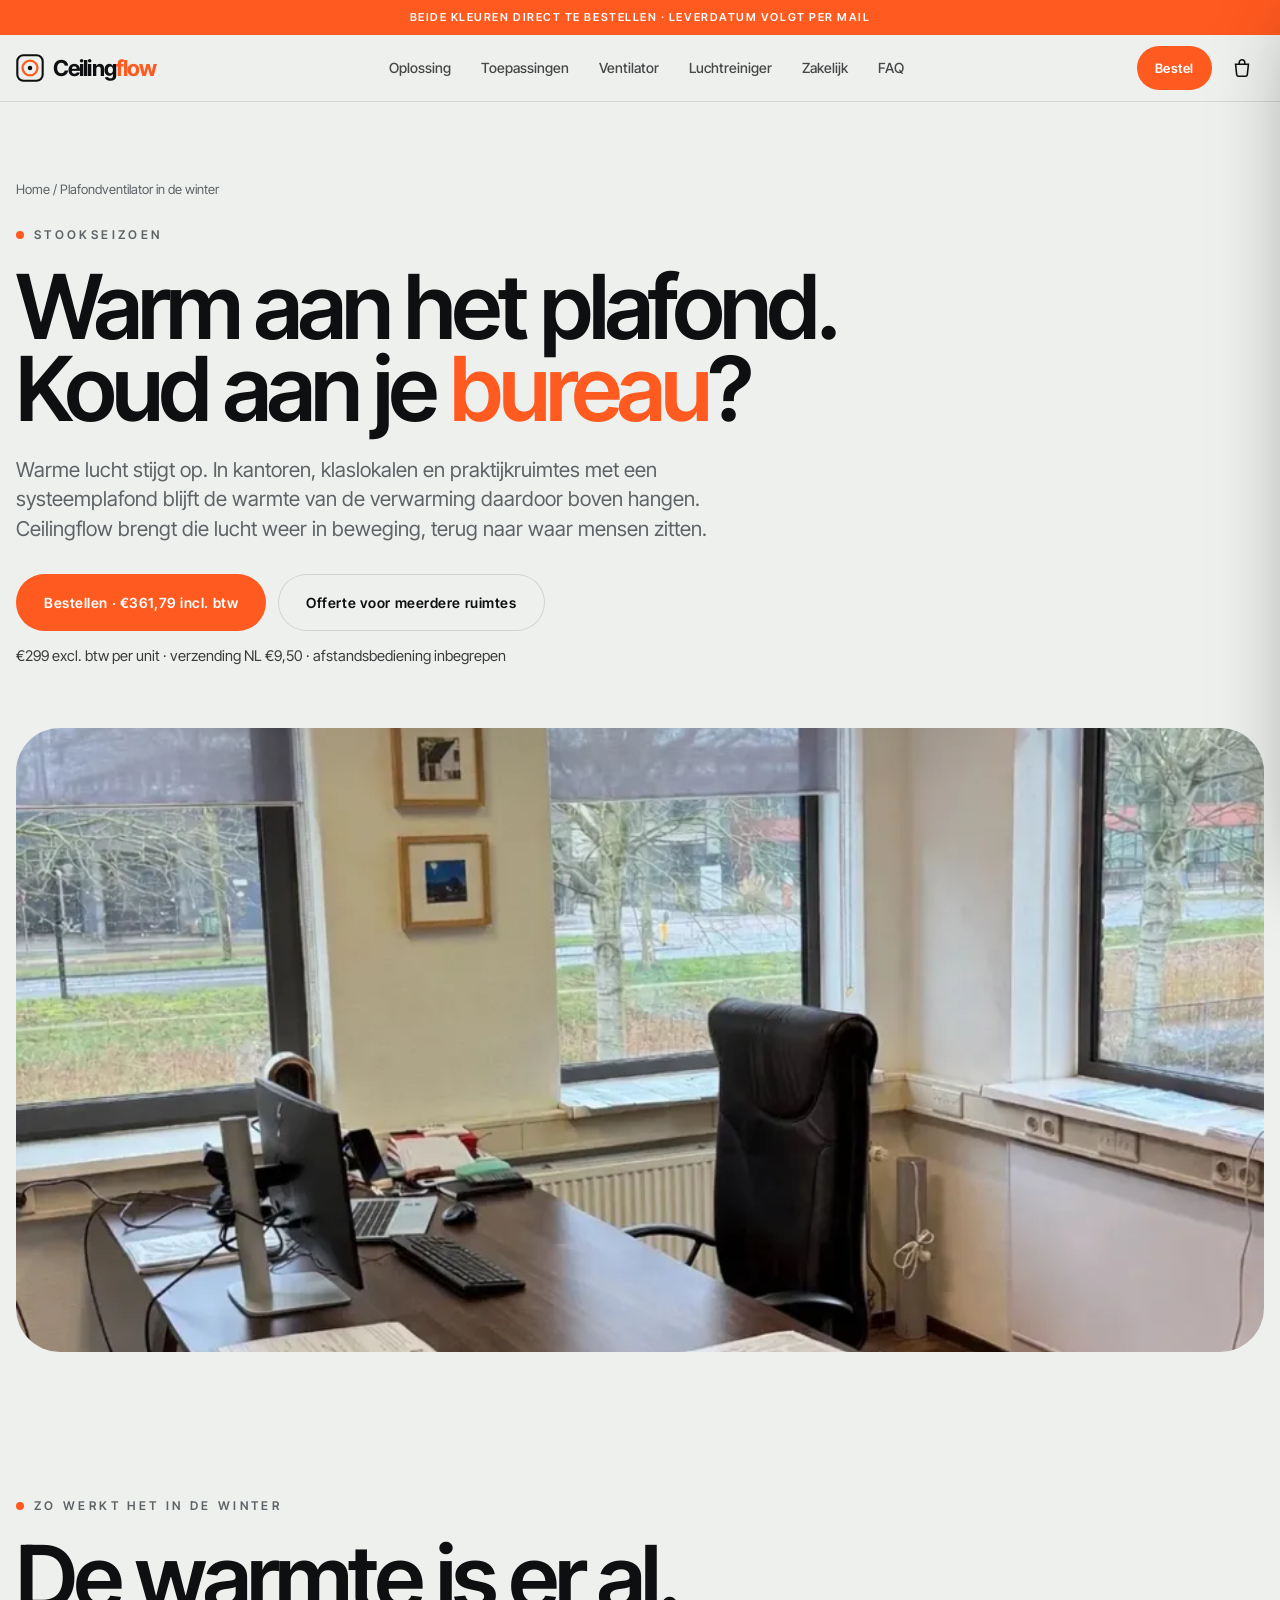
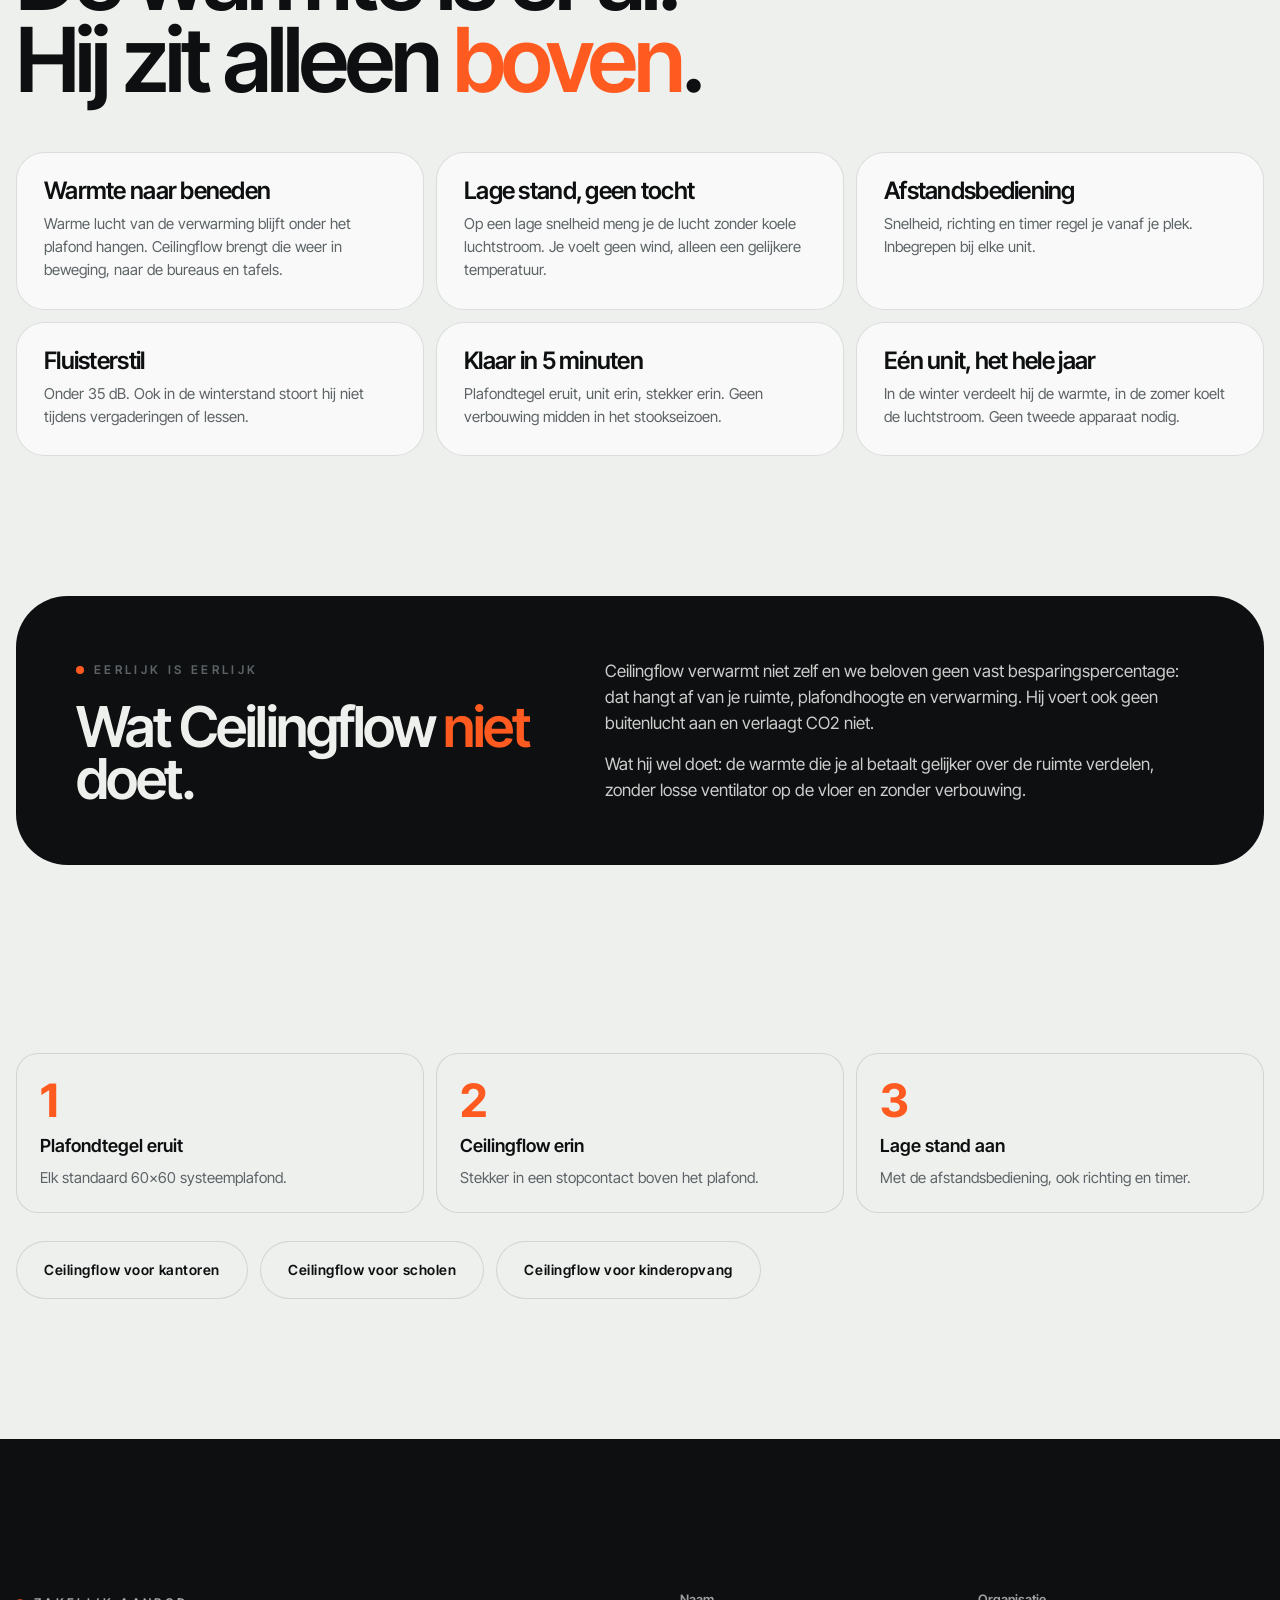
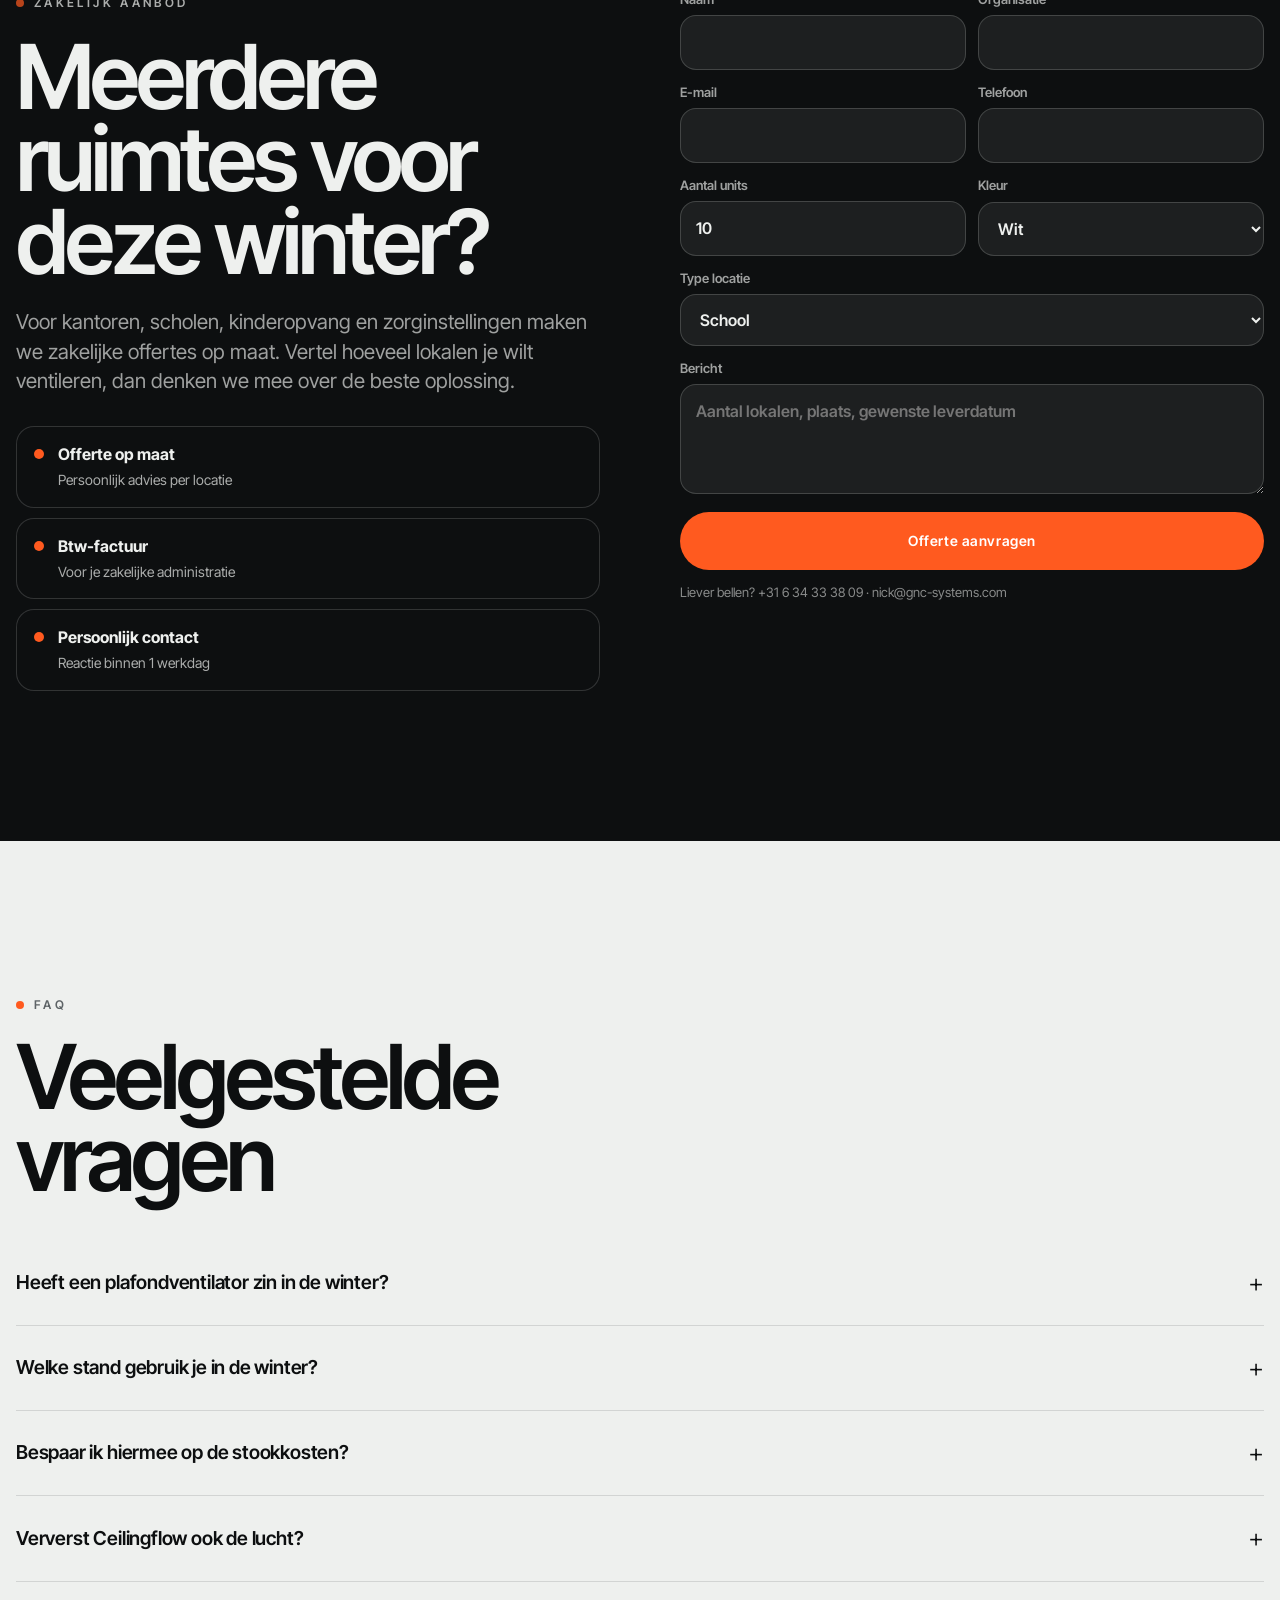
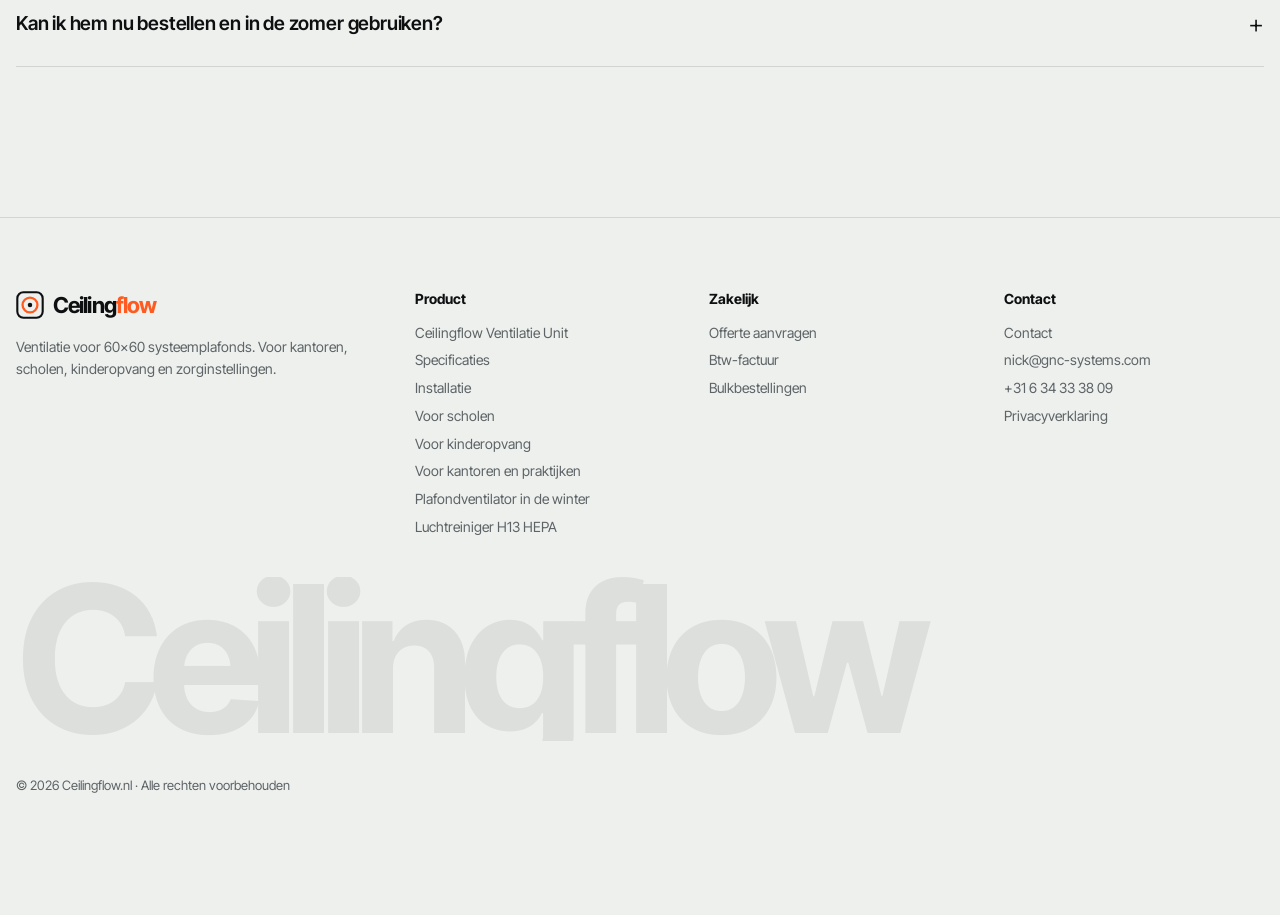
<file: winter/index.html>
<!doctype html>
<html lang="nl" data-kleur="wit">
<head>
<meta charset="utf-8">
<meta name="viewport" content="width=device-width, initial-scale=1, viewport-fit=cover">
<title>Plafondventilator in de winter · warmte omlaag · Ceilingflow</title>
<meta name="description" content="Warme lucht blijft onder het plafond hangen. Een plafondventilator op lage stand brengt die terug naar beneden. Ceilingflow voor 60x60 plafonds, €299 excl. btw.">
<link rel="canonical" href="https://ceilingflow.nl/winter/">
<meta property="og:type" content="website">
<meta property="og:site_name" content="Ceilingflow">
<meta property="og:locale" content="nl_NL">
<meta property="og:title" content="Plafondventilator in de winter · warmte omlaag · Ceilingflow">
<meta property="og:description" content="Warme lucht blijft onder het plafond hangen. Een plafondventilator op lage stand brengt die terug naar beneden. Ceilingflow voor 60x60 plafonds, €299 excl. btw.">
<meta property="og:url" content="https://ceilingflow.nl/winter/">
<meta property="og:image" content="https://ceilingflow.nl/img/og.jpg">
<meta name="twitter:card" content="summary_large_image">
<meta name="theme-color" content="#eef0ee">
<link rel="icon" href="data:image/svg+xml,%3Csvg xmlns=%22http://www.w3.org/2000/svg%22 viewBox=%220 0 64 64%22%3E%3Crect width=%2264%22 height=%2264%22 rx=%2214%22 fill=%22%230d0f10%22/%3E%3Ccircle cx=%2232%22 cy=%2232%22 r=%2218%22 fill=%22none%22 stroke=%22%23ff5a1f%22 stroke-width=%225%22/%3E%3Ccircle cx=%2232%22 cy=%2232%22 r=%225%22 fill=%22%23eef0ee%22/%3E%3C/svg%3E">
<link rel="preconnect" href="https://fonts.googleapis.com"><link rel="preconnect" href="https://fonts.gstatic.com" crossorigin><link href="https://fonts.googleapis.com/css2?family=Inter+Tight:wght@400;500;600;700&display=swap" rel="stylesheet">
<link rel="stylesheet" href="/assets/site.css">
<script>try{var k=new URLSearchParams(location.search).get('kleur')||localStorage.getItem('cf_kleur');if(k==='zwart'||k==='wit')document.documentElement.dataset.kleur=k}catch(e){}</script>
<script defer src="https://stats.1v1battles.com/nv.js" data-website-id="1ebd27a4-63bb-4b8e-ae21-0f3f4cb14564"></script>
<style>
.sh{padding:clamp(40px,6vw,80px) 0 0}
.sh .crumb{font-size:13px;color:var(--soft);margin-bottom:22px}
.sh .row{display:flex;flex-wrap:wrap;gap:12px;margin-top:30px}
.sh .hero-img{width:100%;aspect-ratio:16/8;object-fit:cover;border-radius:clamp(24px,4vw,44px);margin-top:clamp(36px,5vw,60px)}
@media(max-width:700px){.sh .hero-img{aspect-ratio:4/3.4}}
.sec2{padding:clamp(80px,11vw,140px) 0}
.vg{display:grid;gap:12px;margin-top:50px}
@media(min-width:700px){.vg{grid-template-columns:1fr 1fr}}
@media(min-width:1100px){.vg{grid-template-columns:repeat(3,1fr)}}
.vg article{padding:28px;border-radius:var(--r);background:var(--card);box-shadow:inset 0 0 0 1px var(--line)}
.vg h3{font-size:24px;letter-spacing:-.03em;margin-bottom:10px}
.vg p,.soft{color:var(--soft);font-size:15px}
.eerlijk{display:grid;gap:30px;padding:clamp(28px,5vw,60px);border-radius:clamp(28px,4vw,52px);background:var(--inv);color:var(--invink)}
.eerlijk p{font-size:17px;opacity:.85}
.eerlijk p+p{margin-top:14px}
@media(min-width:1000px){.eerlijk{grid-template-columns:1fr 1.2fr;align-items:center}}
.kost{display:grid;gap:40px}
@media(min-width:1000px){.kost{grid-template-columns:1fr 1fr;align-items:center}}
.kost .soft{margin-top:14px}
.kost table{width:100%;border-collapse:collapse;font-size:17px}
.kost th{text-align:left;font-size:13px;color:var(--soft);font-weight:500;padding:0 0 12px}
.kost td{padding:16px 0;border-top:1px solid var(--line)}
.kost td+td,.kost th+th{text-align:right}
.st{display:grid;gap:12px;margin-top:24px}
@media(min-width:800px){.st{grid-template-columns:repeat(3,1fr)}}
.st div{padding:24px;border-radius:22px;box-shadow:inset 0 0 0 1px var(--line)}
.st b{font-size:46px;letter-spacing:-.05em;color:var(--acc);line-height:1}
.st p{margin-top:8px;font-weight:600;font-size:18px}
.st span{display:block;margin-top:6px;color:var(--soft);font-size:15px}
</style><script type="application/ld+json">{"@context": "https://schema.org", "@type": "FAQPage", "mainEntity": [{"@type": "Question", "name": "Heeft een plafondventilator zin in de winter?", "acceptedAnswer": {"@type": "Answer", "text": "Ja. Warme lucht stijgt op en blijft onder het plafond hangen, terwijl het bij de vloer en de bureaus kouder aanvoelt. Ceilingflow zet die lucht in beweging, zodat de warmte van de verwarming beter verdeeld wordt over de ruimte."}}, {"@type": "Question", "name": "Welke stand gebruik je in de winter?", "acceptedAnswer": {"@type": "Answer", "text": "Gebruik een lage snelheid. Dan mengt de warme lucht onder het plafond met de rest van de ruimte zonder dat je een koele luchtstroom voelt. Snelheid en richting stel je in met de meegeleverde afstandsbediening."}}, {"@type": "Question", "name": "Bespaar ik hiermee op de stookkosten?", "acceptedAnswer": {"@type": "Answer", "text": "Dat hangt af van je ruimte, plafondhoogte en verwarming, dus we noemen geen percentage. Wat Ceilingflow wel doet: de warmte die al in de ruimte is, terugbrengen naar waar mensen zitten in plaats van onder het plafond te laten hangen."}}, {"@type": "Question", "name": "Ververst Ceilingflow ook de lucht?", "acceptedAnswer": {"@type": "Answer", "text": "Nee. Ceilingflow laat de lucht in de ruimte circuleren. Hij voert geen buitenlucht aan en verlaagt CO2 niet, dus hij vervangt geen mechanische ventilatie of luchten."}}, {"@type": "Question", "name": "Kan ik hem nu bestellen en in de zomer gebruiken?", "acceptedAnswer": {"@type": "Answer", "text": "Ja. Het is dezelfde unit voor zomer en winter. In de winter verdeelt hij de warmte, op warme dagen zorgt de luchtstroom voor verkoeling."}}]}</script><script type="application/ld+json">{"@context":"https://schema.org","@type":"BreadcrumbList","itemListElement":[{"@type":"ListItem","position":1,"name":"Home","item":"https://ceilingflow.nl/"},{"@type":"ListItem","position":2,"name":"Plafondventilator in de winter","item":"https://ceilingflow.nl/winter/"}]}</script>
</head>
<body>
<div class="topbar">Beide kleuren direct te bestellen · leverdatum volgt per mail</div>
<nav class="main"><div class="wrap">
  <a class="logo" href="/" aria-label="Ceilingflow home"><svg viewBox="0 0 32 32" aria-hidden="true"><rect x="1.5" y="1.5" width="29" height="29" rx="7" fill="none" stroke="currentColor" stroke-width="2.4"/><circle cx="16" cy="16" r="8.5" fill="none" stroke="#ff5a1f" stroke-width="2.6"/><circle cx="16" cy="16" r="2.6" fill="currentColor"/></svg><span>Ceiling<i>flow</i></span></a>
  <div class="navl"><a href="/#oplossing">Oplossing</a><a href="/#toepassingen">Toepassingen</a><a href="/ventilator/">Ventilator</a><a href="/luchtreiniger/">Luchtreiniger</a><a href="/#offerte">Zakelijk</a><a href="/#faq">FAQ</a></div>
  <div class="navr">
    <a class="btn acc" href="/ventilator/">Bestel</a>
    <button class="cartbtn" type="button" data-cart-open aria-label="Winkelmandje" hidden><svg width="22" height="22" viewBox="0 0 24 24" fill="none" stroke="currentColor" stroke-width="1.7"><path d="M5 8h14l-1.2 11.2a2 2 0 0 1-2 1.8H8.2a2 2 0 0 1-2-1.8z"/><path d="M9 8V6a3 3 0 0 1 6 0v2"/></svg><span class="cc" data-cart-count></span></button>
  </div>
</div></nav>

<main>
<section class="sh"><div class="wrap">
  <div class="crumb rv"><a href="/">Home</a> / Plafondventilator in de winter</div>
  <span class="eyebrow rv">Stookseizoen</span>
  <h1 class="h2 rv d1" style="margin:20px 0 24px">Warm aan het plafond.<br>Koud aan je <em>bureau</em>?</h1>
  <p class="lead rv d2">Warme lucht stijgt op. In kantoren, klaslokalen en praktijkruimtes met een systeemplafond blijft de warmte van de verwarming daardoor boven hangen. Ceilingflow brengt die lucht weer in beweging, terug naar waar mensen zitten.</p>
  <div class="row rv d3"><a class="btn acc" href="/ventilator/" data-umami-event="winter-bestellen">Bestellen · €361,79 incl. btw</a><a class="btn ghost" href="#offerte">Offerte voor meerdere ruimtes</a></div>
  <p class="rv d3" style="margin-top:14px;font-size:.92rem;opacity:.8">€299 excl. btw per unit · verzending NL €9,50 · afstandsbediening inbegrepen</p>
  <img class="hero-img rv" src="/img/kantoor.webp" alt="Ceilingflow plafondventilator in het systeemplafond van een kantoor" fetchpriority="high">
</div></section>

<section class="sec2"><div class="wrap">
  <span class="eyebrow rv">Zo werkt het in de winter</span>
  <h2 class="h2 rv d1" style="margin-top:20px">De warmte is er al.<br>Hij zit alleen <em>boven</em>.</h2>
  <div class="vg"><article class="rv d0"><h3>Warmte naar beneden</h3><p>Warme lucht van de verwarming blijft onder het plafond hangen. Ceilingflow brengt die weer in beweging, naar de bureaus en tafels.</p></article><article class="rv d1"><h3>Lage stand, geen tocht</h3><p>Op een lage snelheid meng je de lucht zonder koele luchtstroom. Je voelt geen wind, alleen een gelijkere temperatuur.</p></article><article class="rv d2"><h3>Afstandsbediening</h3><p>Snelheid, richting en timer regel je vanaf je plek. Inbegrepen bij elke unit.</p></article><article class="rv d0"><h3>Fluisterstil</h3><p>Onder 35 dB. Ook in de winterstand stoort hij niet tijdens vergaderingen of lessen.</p></article><article class="rv d1"><h3>Klaar in 5 minuten</h3><p>Plafondtegel eruit, unit erin, stekker erin. Geen verbouwing midden in het stookseizoen.</p></article><article class="rv d2"><h3>Eén unit, het hele jaar</h3><p>In de winter verdeelt hij de warmte, in de zomer koelt de luchtstroom. Geen tweede apparaat nodig.</p></article></div>
</div></section>

<section class="sec2" style="padding-top:0"><div class="wrap eerlijk rv">
  <div><span class="eyebrow">Eerlijk is eerlijk</span><h2 class="h2" style="margin-top:20px;font-size:clamp(34px,4.4vw,60px)">Wat Ceilingflow <em>niet</em> doet.</h2></div>
  <div><p>Ceilingflow verwarmt niet zelf en we beloven geen vast besparingspercentage: dat hangt af van je ruimte, plafondhoogte en verwarming. Hij voert ook geen buitenlucht aan en verlaagt CO2 niet.</p><p>Wat hij wel doet: de warmte die je al betaalt gelijker over de ruimte verdelen, zonder losse ventilator op de vloer en zonder verbouwing.</p></div>
</div></section>

<section class="sec2" style="padding-top:0"><div class="wrap">
  <span class="eyebrow rv">In 3 stappen</span>
  <div class="st">
    <div class="rv"><b>1</b><p>Plafondtegel eruit</p><span>Elk standaard 60×60 systeemplafond.</span></div>
    <div class="rv d1"><b>2</b><p>Ceilingflow erin</p><span>Stekker in een stopcontact boven het plafond.</span></div>
    <div class="rv d2"><b>3</b><p>Lage stand aan</p><span>Met de afstandsbediening, ook richting en timer.</span></div>
  </div>
  <p class="rv" style="margin-top:28px;display:flex;gap:12px;flex-wrap:wrap"><a class="btn ghost" href="/kantoor/">Ceilingflow voor kantoren</a><a class="btn ghost" href="/scholen/">Ceilingflow voor scholen</a><a class="btn ghost" href="/kinderopvang/">Ceilingflow voor kinderopvang</a></p>
</div></section>

<section class="b2b" id="offerte"><div class="wrap">
  <div class="rv">
    <span class="eyebrow" style="color:inherit;opacity:.7">Zakelijk aanbod</span>
    <h2 class="h2" style="margin:22px 0 24px">Meerdere ruimtes voor deze winter?</h2>
    <p class="lead">Voor kantoren, scholen, kinderopvang en zorginstellingen maken we zakelijke offertes op maat. Vertel hoeveel lokalen je wilt ventileren, dan denken we mee over de beste oplossing.</p>
    <div class="perks">
      <div><i></i><p><b>Offerte op maat</b><span>Persoonlijk advies per locatie</span></p></div>
      <div><i></i><p><b>Btw-factuur</b><span>Voor je zakelijke administratie</span></p></div>
      <div><i></i><p><b>Persoonlijk contact</b><span>Reactie binnen 1 werkdag</span></p></div>
    </div>
  </div>
  <form class="form rv d2" data-offerte>
    <div class="two"><label>Naam<input name="naam" required autocomplete="name"></label><label>Organisatie<input name="organisatie" autocomplete="organization"></label></div>
    <div class="two"><label>E-mail<input type="email" name="email" required autocomplete="email"></label><label>Telefoon<input type="tel" name="telefoon" autocomplete="tel"></label></div>
    <div class="two"><label>Aantal units<input type="number" name="aantal" min="1" value="10" inputmode="numeric"></label><label>Kleur<select name="kleur"><option>Wit</option><option>Zwart</option><option>Beide</option></select></label></div>
    <label>Type locatie<select name="locatie"><option>School</option><option>Kinderopvang</option><option>Zorginstelling</option><option>Kantoor</option><option>Anders</option></select></label>
    <label>Bericht<textarea name="bericht" placeholder="Aantal lokalen, plaats, gewenste leverdatum"></textarea></label>
    <button class="btn" type="submit">Offerte aanvragen</button>
    <p class="hint">Liever bellen? +31 6 34 33 38 09 · nick@gnc-systems.com</p>
  </form>
</div></section>

<section id="faq" style="padding:clamp(80px,12vw,150px) 0"><div class="wrap" style="display:grid;gap:40px">
  <div class="rv"><span class="eyebrow">FAQ</span><h2 class="h2" style="margin-top:20px">Veelgestelde<br>vragen</h2></div>
  <div><details class="rv"><summary>Heeft een plafondventilator zin in de winter?</summary><div class="a"><p>Ja. Warme lucht stijgt op en blijft onder het plafond hangen, terwijl het bij de vloer en de bureaus kouder aanvoelt. Ceilingflow zet die lucht in beweging, zodat de warmte van de verwarming beter verdeeld wordt over de ruimte.</p></div></details><details class="rv"><summary>Welke stand gebruik je in de winter?</summary><div class="a"><p>Gebruik een lage snelheid. Dan mengt de warme lucht onder het plafond met de rest van de ruimte zonder dat je een koele luchtstroom voelt. Snelheid en richting stel je in met de meegeleverde afstandsbediening.</p></div></details><details class="rv"><summary>Bespaar ik hiermee op de stookkosten?</summary><div class="a"><p>Dat hangt af van je ruimte, plafondhoogte en verwarming, dus we noemen geen percentage. Wat Ceilingflow wel doet: de warmte die al in de ruimte is, terugbrengen naar waar mensen zitten in plaats van onder het plafond te laten hangen.</p></div></details><details class="rv"><summary>Ververst Ceilingflow ook de lucht?</summary><div class="a"><p>Nee. Ceilingflow laat de lucht in de ruimte circuleren. Hij voert geen buitenlucht aan en verlaagt CO2 niet, dus hij vervangt geen mechanische ventilatie of luchten.</p></div></details><details class="rv"><summary>Kan ik hem nu bestellen en in de zomer gebruiken?</summary><div class="a"><p>Ja. Het is dezelfde unit voor zomer en winter. In de winter verdeelt hij de warmte, op warme dagen zorgt de luchtstroom voor verkoeling.</p></div></details></div>
</div></section>

</main>
<footer><div class="wrap">
  <div><a class="logo" href="/" style="color:var(--ink)"><svg viewBox="0 0 32 32" aria-hidden="true"><rect x="1.5" y="1.5" width="29" height="29" rx="7" fill="none" stroke="currentColor" stroke-width="2.4"/><circle cx="16" cy="16" r="8.5" fill="none" stroke="#ff5a1f" stroke-width="2.6"/><circle cx="16" cy="16" r="2.6" fill="currentColor"/></svg><span>Ceiling<i>flow</i></span></a><p style="margin-top:14px;max-width:26em">Ventilatie voor 60×60 systeemplafonds. Voor kantoren, scholen, kinderopvang en zorginstellingen.</p></div>
  <div><h4>Product</h4><ul><li><a href="/ventilator/">Ceilingflow Ventilatie Unit</a></li><li><a href="/ventilator/#specs">Specificaties</a></li><li><a href="/#installatie">Installatie</a></li><li><a href="/scholen/">Voor scholen</a></li><li><a href="/kinderopvang/">Voor kinderopvang</a></li><li><a href="/kantoor/">Voor kantoren en praktijken</a></li><li><a href="/winter/">Plafondventilator in de winter</a></li><li><a href="/luchtreiniger/">Luchtreiniger H13 HEPA</a></li></ul></div>
  <div><h4>Zakelijk</h4><ul><li><a href="/#offerte">Offerte aanvragen</a></li><li>Btw-factuur</li><li>Bulkbestellingen</li></ul></div>
  <div><h4>Contact</h4><ul><li><a href="/contact/">Contact</a></li><li><a href="mailto:nick@gnc-systems.com">nick@gnc-systems.com</a></li><li><a href="tel:+31634333809">+31 6 34 33 38 09</a></li><li><a href="/privacy/">Privacyverklaring</a></li></ul></div>
  <div class="big" aria-hidden="true">Ceilingflow</div>
  <p style="grid-column:1/-1;font-size:13px">© 2026 Ceilingflow.nl · Alle rechten voorbehouden</p>
</div></footer>
<div class="toast" id="toast" role="status"></div>
<script src="/assets/shop.js"></script>
</body>
</html>
</file>
<file: assets/site.css>
/* Ceilingflow · gedeelde stijl. Thema wisselt mee met de gekozen kleur (Wit / Zwart) */
:root{--bg:#eef0ee;--bg2:#e2e5e2;--ink:#0d0f10;--soft:#5d6366;--acc:#ff5a1f;--line:rgba(13,15,16,.12);--card:rgba(255,255,255,.62);--inv:#0d0f10;--invink:#eef0ee;--ease:cubic-bezier(.16,1,.3,1);--r:28px}
html[data-kleur=zwart]{--bg:#0b0c0d;--bg2:#16181a;--ink:#eef0ee;--soft:#9aa1a4;--line:rgba(255,255,255,.13);--card:rgba(255,255,255,.05);--inv:#eef0ee;--invink:#0b0c0d}
*{box-sizing:border-box;margin:0;padding:0}
html{-webkit-text-size-adjust:100%;scroll-behavior:smooth}
body{background:var(--bg);color:var(--ink);font-family:'Inter Tight',Inter,system-ui,sans-serif;font-size:16px;line-height:1.55;-webkit-font-smoothing:antialiased;overflow-x:hidden;transition:background-color .9s var(--ease),color .9s var(--ease)}
img,video{max-width:100%;display:block}
a{color:inherit;text-decoration:none}
button,input,select,textarea{font:inherit;color:inherit}
.wrap{width:min(1320px,100% - 32px);margin-inline:auto}
.eyebrow{display:inline-flex;align-items:center;gap:10px;font-size:12px;letter-spacing:.28em;text-transform:uppercase;font-weight:600;color:var(--soft)}
.eyebrow::before{content:"";width:8px;height:8px;border-radius:50%;background:var(--acc)}
h1,h2,h3{font-weight:600;letter-spacing:-.045em;line-height:.92}
.h2{font-size:clamp(40px,7vw,104px)}
.h2 em,.hero h1 em{font-style:normal;color:var(--acc)}
.lead{font-size:clamp(17px,1.6vw,21px);color:var(--soft);max-width:34em;line-height:1.45}
.btn{display:inline-flex;align-items:center;justify-content:center;gap:10px;padding:18px 28px;border-radius:999px;background:var(--ink);color:var(--bg);font-weight:600;font-size:14px;letter-spacing:.04em;border:0;cursor:pointer;transition:transform .5s var(--ease),background-color .9s,color .9s,box-shadow .5s;white-space:nowrap}
.btn:hover{transform:translateY(-2px);box-shadow:0 18px 40px -14px rgba(0,0,0,.4)}
.btn.acc{background:var(--acc);color:#fff}
.btn.ghost{background:transparent;color:var(--ink);box-shadow:inset 0 0 0 1px var(--line)}
section{position:relative}

/* topbar + nav */
.topbar{background:var(--acc);color:#fff;font-size:11px;letter-spacing:.14em;text-transform:uppercase;text-align:center;padding:9px 12px;white-space:nowrap;overflow:hidden;text-overflow:ellipsis;font-weight:600}
nav.main{position:sticky;top:0;z-index:70;background:color-mix(in srgb,var(--bg) 80%,transparent);backdrop-filter:blur(18px);-webkit-backdrop-filter:blur(18px);border-bottom:1px solid var(--line);transition:background-color .9s}
nav.main .wrap{display:flex;align-items:center;justify-content:space-between;height:66px;gap:16px}
.logo{font-weight:700;font-size:22px;letter-spacing:-.04em;display:flex;align-items:center;gap:9px}
.logo svg{width:28px;height:28px}
.logo i{font-style:normal;color:var(--acc)}
.navl{display:none;gap:30px;font-size:14px;font-weight:500}
.navl a{opacity:.75;transition:opacity .3s}.navl a:hover{opacity:1}
@media(min-width:900px){.navl{display:flex}}
.navr{display:flex;align-items:center;gap:8px}
.navr .btn{padding:12px 18px;font-size:13px}
.cartbtn{position:relative;width:44px;height:44px;border-radius:50%;border:0;background:transparent;cursor:pointer;display:grid;place-items:center}
.cartbtn[hidden]{display:none}
.cartbtn .cc{position:absolute;top:3px;right:1px;min-width:18px;height:18px;padding:0 5px;border-radius:999px;background:var(--acc);color:#fff;font-size:11px;font-weight:700;display:grid;place-items:center}

/* kleurwissel */
.kleur{display:inline-flex;padding:5px;border-radius:999px;background:var(--card);box-shadow:inset 0 0 0 1px var(--line);gap:4px}
.kleur button{display:flex;align-items:center;gap:8px;padding:9px 16px 9px 10px;border-radius:999px;border:0;background:transparent;cursor:pointer;font-size:14px;font-weight:600;transition:background-color .5s,color .5s}
.kleur button i{width:20px;height:20px;border-radius:50%;box-shadow:inset 0 0 0 1px rgba(128,128,128,.45)}
.kleur button[aria-pressed=true]{background:var(--ink);color:var(--bg)}

/* reveal */
.rv{opacity:0;transform:translateY(40px);transition:opacity 1.1s var(--ease),transform 1.1s var(--ease)}
.rv.in{opacity:1;transform:none}
.rv.d1{transition-delay:.1s}.rv.d2{transition-delay:.2s}.rv.d3{transition-delay:.3s}
@media(prefers-reduced-motion:reduce){.rv{opacity:1;transform:none;transition:none}html{scroll-behavior:auto}}

/* product-wissel afbeeldingen */
.swap{position:relative}
.swap img{transition:opacity .8s var(--ease)}
.swap img.z{position:absolute;inset:0;width:100%;height:100%;object-fit:contain;opacity:0}
html[data-kleur=zwart] .swap img.w{opacity:0}
html[data-kleur=zwart] .swap img.z{opacity:1}

/* accordeon */
details{border-bottom:1px solid var(--line)}
details summary{list-style:none;cursor:pointer;display:flex;justify-content:space-between;align-items:center;gap:20px;padding:22px 0;font-weight:600;font-size:clamp(17px,1.5vw,20px);letter-spacing:-.01em}
details summary::-webkit-details-marker{display:none}
details summary::after{content:"+";font-size:26px;font-weight:300;transition:transform .5s var(--ease);flex:0 0 auto}
details[open] summary::after{transform:rotate(45deg)}
details .a{padding:0 0 24px;color:var(--soft);max-width:46em}
details .a p+p{margin-top:10px}
.specs{display:grid;grid-template-columns:1fr 1fr;gap:0 24px}
.specs dt,.specs dd{padding:11px 0;border-bottom:1px solid var(--line);font-size:15px}
.specs dt{color:var(--soft)}
.specs dd{font-weight:600;text-align:right}

/* formulier */
.form{display:grid;gap:12px}
.form .two{display:grid;gap:12px}
@media(min-width:620px){.form .two{grid-template-columns:1fr 1fr}}
.form label{display:grid;gap:6px;font-size:13px;font-weight:600;color:var(--soft)}
.form input,.form select,.form textarea{width:100%;padding:15px 16px;border-radius:16px;border:0;background:var(--card);box-shadow:inset 0 0 0 1px var(--line);font-size:16px;color:var(--ink);transition:box-shadow .3s}
.form input:focus,.form select:focus,.form textarea:focus{outline:0;box-shadow:inset 0 0 0 2px var(--acc)}
.form textarea{min-height:110px;resize:vertical}
.form .btn{margin-top:6px;width:100%}
.form .hint{font-size:13px;color:var(--soft)}
.hp{position:absolute;left:-9999px}

/* B2B-blok */
.b2b{padding:clamp(80px,12vw,150px) 0;background:var(--inv);color:var(--invink);transition:background-color .9s,color .9s}
.b2b .wrap{display:grid;gap:44px}
@media(min-width:1000px){.b2b .wrap{grid-template-columns:1fr 1fr;gap:80px;align-items:start}}
.b2b .lead{color:color-mix(in srgb,var(--invink) 65%,transparent)}
.b2b .form label{color:color-mix(in srgb,var(--invink) 65%,transparent)}
.b2b .form input,.b2b .form select,.b2b .form textarea{background:color-mix(in srgb,var(--invink) 7%,transparent);box-shadow:inset 0 0 0 1px color-mix(in srgb,var(--invink) 18%,transparent);color:var(--invink)}
.b2b .form select option{color:#111}
.b2b .btn{background:var(--acc);color:#fff}
.b2b .form .hint{color:color-mix(in srgb,var(--invink) 55%,transparent)}
.perks{display:grid;gap:10px;margin-top:30px}
.perks div{display:flex;gap:14px;align-items:flex-start;padding:16px 18px;border-radius:18px;box-shadow:inset 0 0 0 1px color-mix(in srgb,var(--invink) 16%,transparent)}
.perks b{display:block}
.perks span{font-size:14px;opacity:.7}
.perks i{flex:0 0 10px;height:10px;margin-top:7px;border-radius:50%;background:var(--acc)}

/* footer */
footer{padding:70px 0 120px;border-top:1px solid var(--line);font-size:14px;color:var(--soft)}
footer .wrap{display:grid;gap:34px}
@media(min-width:800px){footer .wrap{grid-template-columns:1.4fr 1fr 1fr 1fr}}
footer h4{color:var(--ink);font-size:14px;margin-bottom:12px}
footer li{list-style:none;margin:6px 0}
footer a:hover{color:var(--ink)}
footer .big{font-size:clamp(64px,16vw,230px);font-weight:700;letter-spacing:-.07em;line-height:.8;color:var(--ink);opacity:.07;grid-column:1/-1;user-select:none;overflow:hidden}

/* toast */
.toast{position:fixed;left:50%;bottom:100px;translate:-50% 20px;z-index:150;background:var(--ink);color:var(--bg);padding:14px 22px;border-radius:999px;font-size:14px;font-weight:600;opacity:0;pointer-events:none;transition:opacity .4s,translate .6s var(--ease);max-width:calc(100% - 32px);text-align:center}
.toast.on{opacity:1;translate:-50% 0}
</file>
